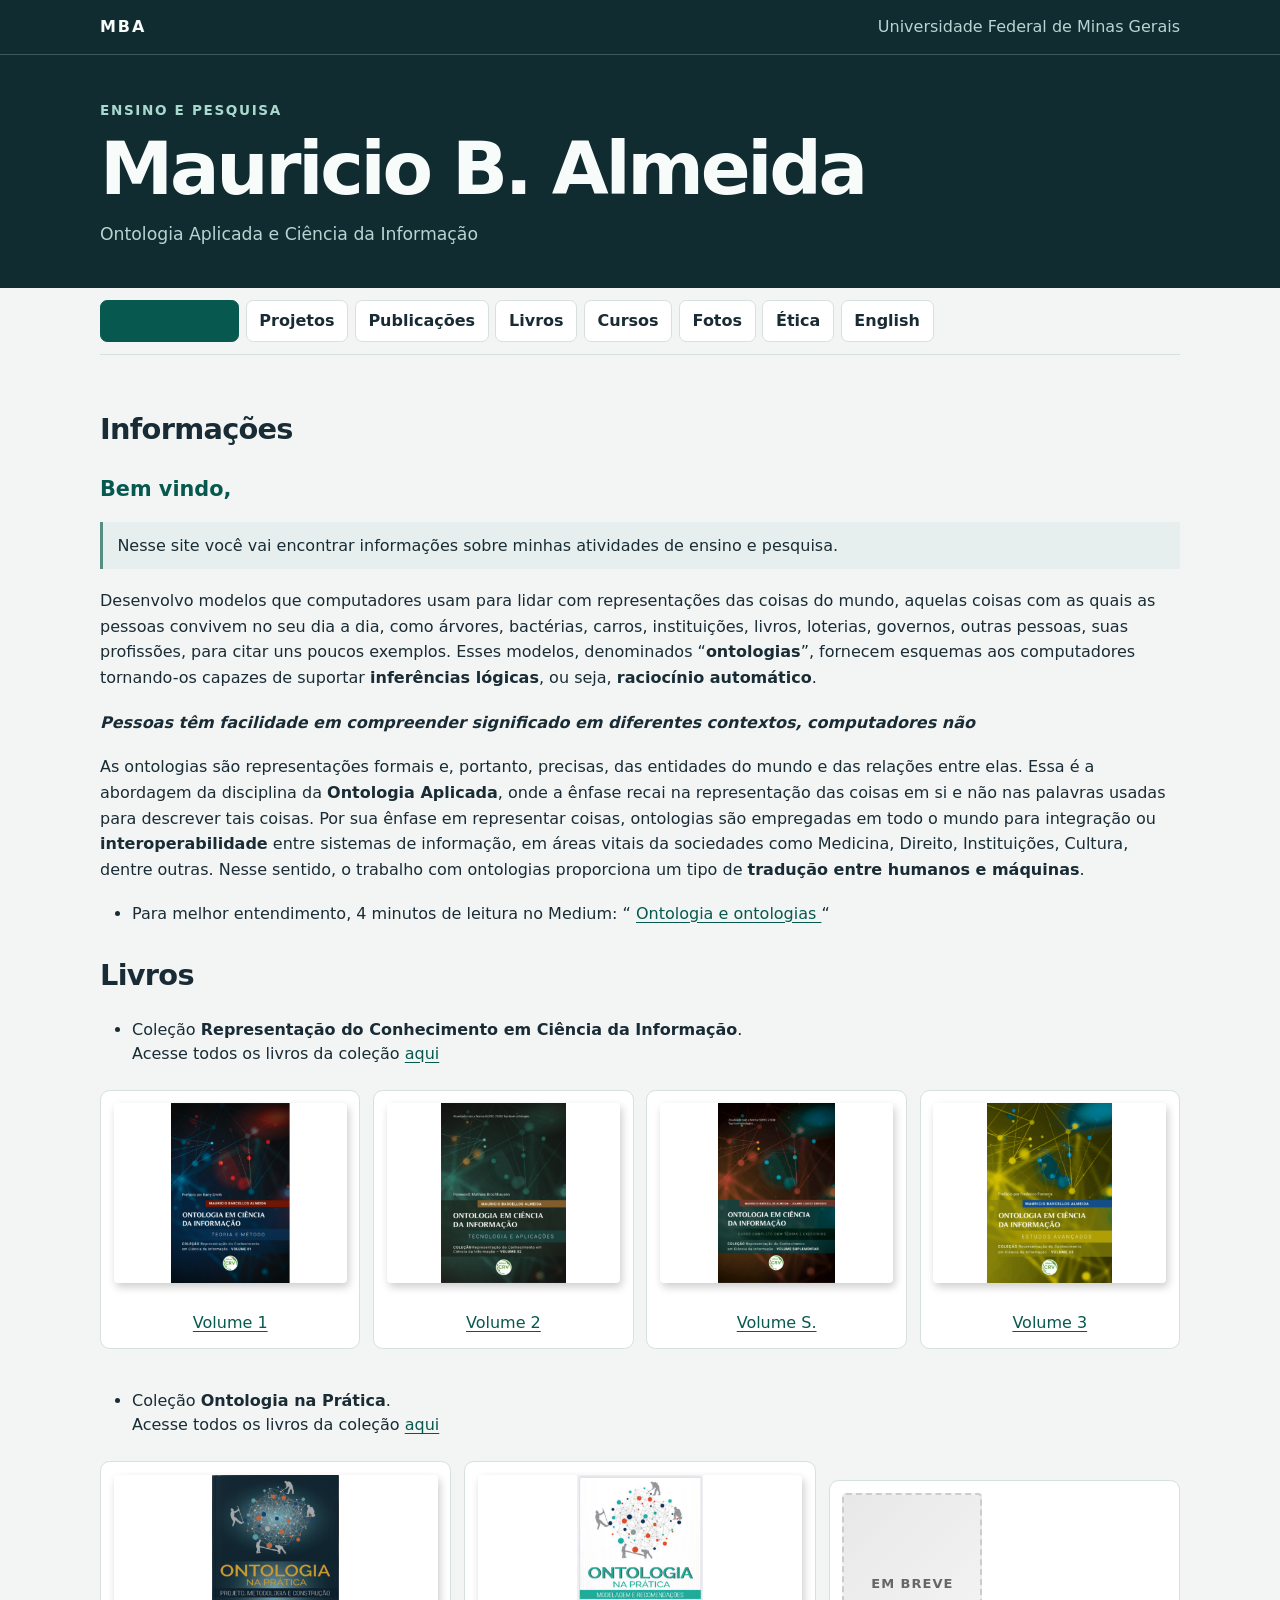
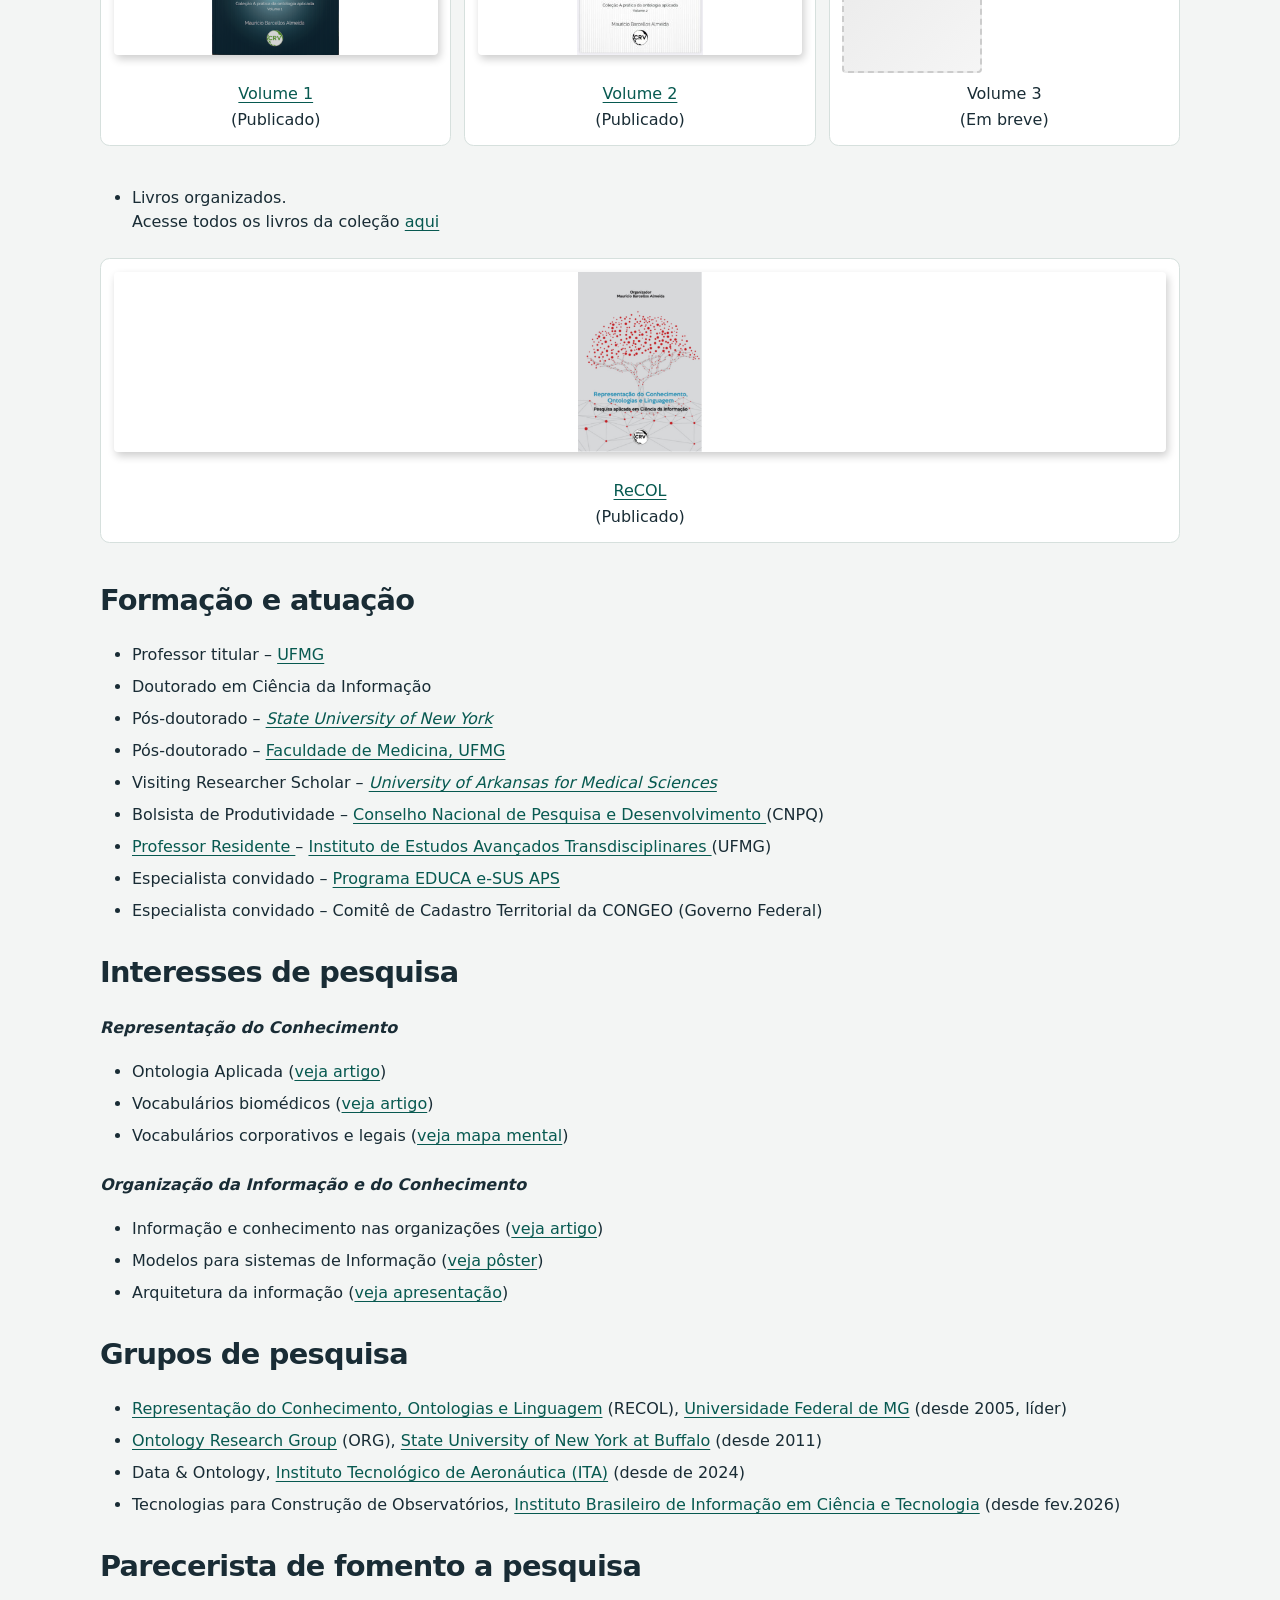
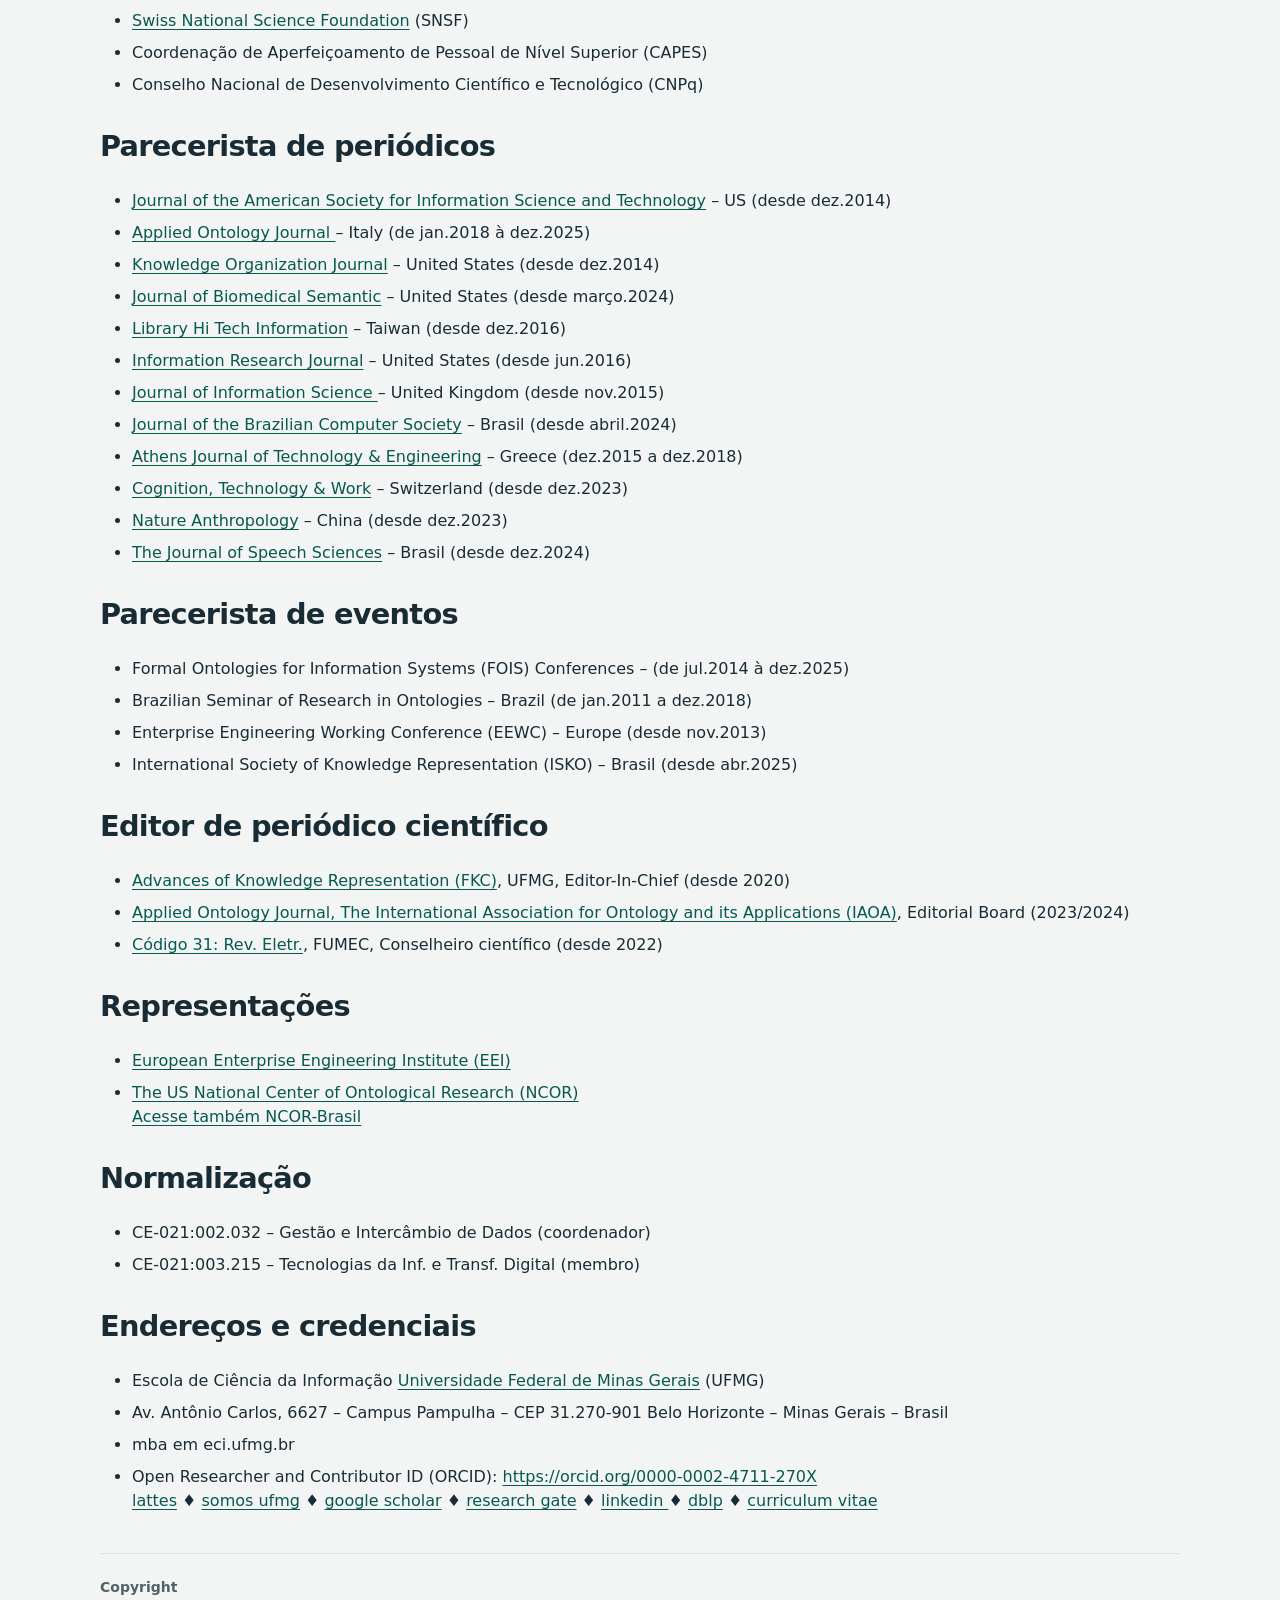
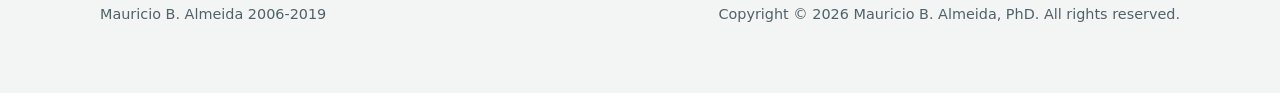
<file: index.html>
<!doctype html>
<html lang="pt-BR">
  <head>
    <meta charset="UTF-8" />
    <meta name="viewport" content="width=device-width, initial-scale=1.0" />
    <title>
      Mauricio B. Almeida, PhD – Universidade Federal de Minas Gerais
    </title>
    <meta
      name="description"
      content="Site oficial do Prof. Dr. Mauricio B. Almeida. Informações sobre ensino, projetos de pesquisa, publicações e cursos na área de Ciência da Informação e Ontologias."
    />
    <meta name="author" content="Mauricio B. Almeida" />
    <meta
      name="keywords"
      content="Mauricio Almeida, UFMG, Ciência da Informação, Ontologia, BFO, Pesquisa"
    />
    <meta
      property="og:title"
      content="Mauricio B. Almeida, PhD – Ensino & Pesquisa"
    />
    <meta
      property="og:description"
      content="Conheça as atividades de ensino, pesquisa e publicações do Prof. Dr. Mauricio B. Almeida da UFMG."
    />
    <meta
      property="og:image"
      content="https://ncor-br.github.io/mba/assets/faviconUFMG-8-300x300.png"
    />
    <meta property="og:url" content="https://ncor-brasil.github.io/mba/" />
    <meta property="og:type" content="website" />
    <link
      rel="icon"
      href="https://ncor-br.github.io/mba/assets/faviconUFMG-8-300x300.png"
      sizes="192x192"
    />
    <link rel="stylesheet" href="./index.css" />
    <link rel="stylesheet" href="./styles.css" />
    <link
      rel="stylesheet"
      href="https://fonts.googleapis.com/css2?family=Material+Symbols+Outlined"
    />
    <link rel="stylesheet" href="./site-theme.css" />
  </head>
  <body class="site-layout">
    <header class="site-header"><div class="top"><div class="wrap"><strong>MBA</strong><span>Universidade Federal de Minas Gerais</span></div></div>
<div class="hero wrap"><div class="eyebrow">Ensino e pesquisa</div><h1>Mauricio B. Almeida</h1><p>Ontologia Aplicada e Ciência da Informação</p></div></header>
    <nav class="site-nav wrap" aria-label="Navegação principal">
        <ul class="nav__list">
          <li><a href="./index.html" aria-current="page">Informações</a></li>
          <li><a href="./ProjectsPage/projects.html">Projetos</a></li>
          <li>
            <a href="./PublicationsPage/publications.html">Publicações</a>
          </li>
          <li><a href="./BooksPage/books.html">Livros</a></li>
          <li><a href="./CoursesPage/courses.html">Cursos</a></li>
          <li><a href="./PhotosPage/photos.html">Fotos</a></li>
          <li><a href="./EthicsPage/ethics.html">Ética</a></li>
          <li><a href="./EnglishPage/english.html">English</a></li>
        </ul>
      </nav>

    <main class="main-content">
      <div class="main-content__text">
        <div class="projetos-container">
          <h2 class="home-intro">Informações</h2>

          <h3>Bem vindo,</h3>
          <p>
            Nesse site você vai encontrar informações sobre minhas atividades de
            ensino e pesquisa.
          </p>

          <p>
            Desenvolvo modelos que computadores usam para lidar com
            representações das coisas do mundo, aquelas coisas com as quais as
            pessoas convivem no seu dia a dia, como árvores, bactérias, carros,
            instituições, livros, loterias, governos, outras pessoas, suas
            profissões, para citar uns poucos exemplos. Esses modelos,
            denominados “<b>ontologias</b>”, fornecem esquemas aos computadores
            tornando-os capazes de suportar <b>inferências lógicas</b>, ou seja,
            <b>raciocínio automático</b>.
          </p>

          <p style="font-weight: 600">
            <i>
              Pessoas têm facilidade em compreender significado em diferentes
              contextos, computadores não
            </i>
          </p>

          <p>
            As ontologias são representações formais e, portanto, precisas, das
            entidades do mundo e das relações entre elas. Essa é a abordagem da
            disciplina da <b>Ontologia Aplicada</b>, onde a ênfase recai na
            representação das coisas em si e não nas palavras usadas para
            descrever tais coisas. Por sua ênfase em representar coisas,
            ontologias são empregadas em todo o mundo para integração ou
            <b>interoperabilidade</b> entre sistemas de informação, em áreas
            vitais da sociedades como Medicina, Direito, Instituições, Cultura,
            dentre outras. Nesse sentido, o trabalho com ontologias proporciona
            um tipo de <b>tradução entre humanos e máquinas</b>.
          </p>
          <ul>
            <li>
              Para melhor entendimento, 4 minutos de leitura no Medium: “
              <a
                href="https://medium.com/ia-biblio-br/ontologias-para-que-cd7a73e858c2"
                target="_blank"
                rel="noopener noreferrer"
              >
                Ontologia e ontologias </a
              >“
            </li>
          </ul>

          <h2>Livros</h2>
          <ul>
            <li>
              Coleção
              <b>Representação do Conhecimento em Ciência da Informação</b>.
              <br />Acesse todos os livros da coleção
              <a
                href="./BooksPage/books.html"
                target="_blank"
                rel="noopener noreferrer"
                >aqui</a
              >
            </li>
          </ul>
          <div class="booksOntologiaCienciaInformacao">
            <div class="book1">
              <img
                src="assets/livro1_plano-199x300.png"
                alt="Ontologia em Ciência da Informação - Volume 1"
              />
              <p>
                <a
                  href="./BooksPage/book-details.html?id=ontologia-informacao-1"
                  target="_blank"
                  rel="noopener noreferrer"
                  >Volume 1</a
                >
              </p>
            </div>
            <div class="book2">
              <img
                src="assets/livro2_plano-209x300.png"
                alt="Ontologia em Ciência da Informação - Volume 2"
              />
              <p>
                <a
                  href="./BooksPage/book-details.html?id=ontologia-informacao-2"
                  target="_blank"
                  rel="noopener noreferrer"
                  >Volume 2</a
                >
              </p>
            </div>
            <div class="bookS">
              <img
                src="assets/livroS_plano-196x300.png"
                alt="Ontologia em Ciência da Informação - Volume suplementar"
              />
              <p>
                <a
                  href="./BooksPage/book-details.html?id=ontologia-informacao-suplementar"
                  target="_blank"
                  rel="noopener noreferrer"
                  >Volume S.</a
                >
              </p>
            </div>
            <div class="book3">
              <img
                src="assets/livro3_plano-208x300.png"
                alt="Ontologia em Ciência da Informação - Volume 3"
              />
              <p>
                <a
                  href="./BooksPage/book-details.html?id=ontologia-informacao-3"
                  target="_blank"
                  rel="noopener noreferrer"
                  >Volume 3</a
                >
              </p>
            </div>
          </div>

          <ul>
            <li>
              Coleção <b>Ontologia na Prática</b>. <br />Acesse todos os livros
              da coleção
              <a
                href="./BooksPage/books.html"
                target="_blank"
                rel="noopener noreferrer"
                >aqui
              </a>
            </li>
          </ul>
          <div class="booksOntologiaPratica">
            <div class="book1">
              <img
                src="assets/Screenshot-2024-09-19-at-12.21.06-212x300.png"
                alt="Ontologia na Prática - Volume 1"
              />
              <p>
                <a
                  href="https://www.amazon.com.br/Ontologia-pr%C3%A1tica-projeto-metodologia-constru%C3%A7%C3%A3o-ebook/dp/B0DGXXV3TZ/ref=sr_1_5?__mk_pt_BR=%C3%85M%C3%85%C5%BD%C3%95%C3%91&crid=36M872V8HYXMQ&dib=eyJ2IjoiMSJ9.d6mxZJ5Nu7fdOs9aYoMSaiOumt1i8YY4rtlA_3G8lcjagfQ8Hly8UHkQI-5fp6JW9BlAHOQb7AWv8QHlfXzU-Hx1xxmvTBFiwbJovFJUO67rh_9TN3XHTdC9gWJWZ2Ur.JwnFqacjdwDTq9prQTlKcSyfp7B6IawtpFAFS_wjGTI&dib_tag=se&keywords=Mauricio+barcellos+almeida&qid=1763143618&sprefix=mauricio+barcellos+almeid%2Caps%2C241&sr=8-5"
                  target="_blank"
                  rel="noopener noreferrer"
                  >Volume 1</a
                >
                <br />
                (Publicado)
              </p>
            </div>
            <div class="book2">
              <img
                src="assets/IMG_0488-211x300.jpeg"
                alt="Ontologia na Prática - Volume 2"
              />
              <p>
                <a
                  href="https://www.amazon.com.br/Ontologia-na-pr%C3%A1tica-Modelagem-recomenda%C3%A7%C3%B5es-ebook/dp/B0FS7XL192/ref=sr_1_1?__mk_pt_BR=%C3%85M%C3%85%C5%BD%C3%95%C3%91&crid=36M872V8HYXMQ&dib=eyJ2IjoiMSJ9.d6mxZJ5Nu7fdOs9aYoMSaiOumt1i8YY4rtlA_3G8lcjagfQ8Hly8UHkQI-5fp6JW9BlAHOQb7AWv8QHlfXzU-Hx1xxmvTBFiwbJovFJUO67rh_9TN3XHTdC9gWJWZ2Ur.JwnFqacjdwDTq9prQTlKcSyfp7B6IawtpFAFS_wjGTI&dib_tag=se&keywords=Mauricio+barcellos+almeida&qid=1763143592&sprefix=mauricio+barcellos+almeid%2Caps%2C241&sr=8-1"
                  target="_blank"
                  rel="noopener noreferrer"
                  >Volume 2</a
                >
                <br />
                (Publicado)
              </p>
            </div>
            <div class="book3">
              <!-- <img src="" alt="Ontologia na Prática - Volume 3" /> -->
              <div class="cover-placeholder">
                <span>Em breve</span>
              </div>
              <p>
                Volume 3
                <br />
                (Em breve)
              </p>
            </div>
          </div>
          <ul>
            <li>
              Livros organizados.
              <br />Acesse todos os livros da coleção
              <a
                href="./BooksPage/books.html"
                target="_blank"
                rel="noopener noreferrer"
                >aqui</a
              >
            </li>
          </ul>
          <div class="booksOrganizados">
            <div class="book1">
              <img
                src="assets/livroR_plano-206x300.png"
                alt="RECOL e pesquisa aplicada em Ciência da Informação"
              />
              <p>
                <a
                  href="./BooksPage/book-details.html?id=ontologia-recol"
                  target="_blank"
                  rel="noopener noreferrer"
                  >ReCOL</a
                >
                <br />
                (Publicado)
              </p>
            </div>
          </div>

          <h2>Formação e atuação</h2>
          <ul>
            <li>
              Professor titular –
              <a
                href="https://www.ufmg.br/"
                target="_blank"
                rel="noopener noreferrer"
                >UFMG</a
              >
            </li>
            <li>Doutorado em Ciência da Informação</li>
            <li>
              Pós-doutorado –
              <a
                href="https://www.buffalo.edu/"
                target="_blank"
                rel="noopener noreferrer"
                ><i>State University of New York</i></a
              >
            </li>
            <li>
              Pós-doutorado –
              <a
                href="http://somos.ufmg.br/unidade/faculdade-de-medicina"
                target="_blank"
                rel="noopener noreferrer"
                >Faculdade de Medicina, UFMG</a
              >
            </li>
            <li>
              Visiting Researcher Scholar –
              <a
                href="https://medicine.uams.edu/dbmi/"
                target="_blank"
                rel="noopener noreferrer"
              >
                <i> University of Arkansas for Medical Sciences </i>
              </a>
            </li>
            <li>
              Bolsista de Produtividade –
              <a
                href="https://www.gov.br/cnpq/pt-br"
                target="_blank"
                rel="noopener noreferrer"
              >
                Conselho Nacional de Pesquisa e Desenvolvimento
              </a>
              (CNPQ)
            </li>
            <li>
              <a
                href="https://www.ufmg.br/ieat/residentes/mauricio-barcellos-almeida/"
                target="_blank"
                rel="noopener noreferrer"
              >
                Professor Residente
              </a>
              –
              <a
                href="https://www.ufmg.br/ieat/en/"
                target="_blank"
                rel="noopener noreferrer"
              >
                Instituto de Estudos Avançados Transdisciplinares
              </a>
              (UFMG)
            </li>
            <li>
              Especialista convidado –
              <a
                href="https://pesquisa.bvsalud.org/portal/resource/pt/biblio-1526821"
                target="_blank"
                rel="noopener noreferrer"
              >
                Programa EDUCA e-SUS APS
              </a>
            </li>
            <li>
              Especialista convidado – Comitê de Cadastro Territorial da CONGEO
              (Governo Federal)
            </li>
          </ul>

          <h2>Interesses de pesquisa</h2>
          <p style="font-weight: 600">
            <i>Representação do Conhecimento</i>
          </p>
          <ul>
            <li>
              Ontologia Aplicada (<a
                href="https://mba.eci.ufmg.br/wp-content/uploads/AS998735546982471400823119792_content_1.pdf"
                target="_blank"
                rel="noopener noreferrer"
                >veja artigo</a
              >)
            </li>
            <li>
              Vocabulários biomédicos (<a
                href="https://asistdl.onlinelibrary.wiley.com/doi/abs/10.1002/asi.23900"
                target="_blank"
                rel="noopener noreferrer"
                >veja artigo</a
              >)
            </li>
            <li>
              Vocabulários corporativos e legais (<a
                href="https://mba.eci.ufmg.br/wp-content/uploads/OntApproach_DocActs-v5.pdf"
                target="_blank"
                rel="noopener noreferrer"
                >veja mapa mental</a
              >)
            </li>
          </ul>
          <p style="font-weight: 600">
            <i>Organização da Informação e do Conhecimento</i>
          </p>
          <ul>
            <li>
              Informação e conhecimento nas organizações (<a
                href="https://mba.eci.ufmg.br/downloads/jasit_mba_final.pdf"
                target="_blank"
                rel="noopener noreferrer"
                >veja artigo</a
              >)
            </li>
            <li>
              Modelos para sistemas de Informação (<a
                href="https://mba.eci.ufmg.br/wp-content/uploads/2015/12/PosterAMIA_48wX60H.pdf"
                target="_blank"
                rel="noopener noreferrer"
                >veja pôster</a
              >)
            </li>
            <li>
              Arquitetura da informação (<a
                href="https://mba.eci.ufmg.br/wp-content/uploads/Presentation_v3e_short.pdf"
                target="_blank"
                rel="noopener noreferrer"
                >veja apresentação</a
              >)
            </li>
          </ul>

          <h2>Grupos de pesquisa</h2>
          <ul>
            <li>
              <a
                href="https://recol.eci.ufmg.br/"
                target="_blank"
                rel="noopener noreferrer"
                >Representação do Conhecimento, Ontologias e Linguagem</a
              >
              (RECOL),
              <a
                href="https://www.ufmg.br/"
                target="_blank"
                rel="noopener noreferrer"
                >Universidade Federal de MG</a
              >
              (desde 2005, líder)
            </li>
            <li>
              <a
                href="https://org.buffalo.edu/mba/mba_cv.html"
                target="_blank"
                rel="noopener noreferrer"
                >Ontology Research Group</a
              >
              (ORG),
              <a
                href="https://www.buffalo.edu/cas/philosophy.html"
                target="_blank"
                rel="noopener noreferrer"
                >State University of New York at Buffalo</a
              >
              (desde 2011)
            </li>
            <li>
              Data & Ontology,
              <a
                href="http://www.ita.br/"
                target="_blank"
                rel="noopener noreferrer"
                >Instituto Tecnológico de Aeronáutica (ITA)</a
              >
              (desde de 2024)
            </li>
            <li>
              Tecnologias para Construção de Observatórios,
              <a
                href="https://www.gov.br/ibict/pt-br"
                target="_blank"
                rel="noopener noreferrer"
                >Instituto Brasileiro de Informação em Ciência e Tecnologia</a
              >
              (desde fev.2026)
            </li>
          </ul>

          <h2>Parecerista de fomento a pesquisa</h2>
          <ul>
            <li>
              <a
                href="https://www.snf.ch/en/FKhU9kAtfXx7w9AI/page/home"
                target="_blank"
                rel="noopener noreferrer"
                >Swiss National Science Foundation</a
              >
              (SNSF)
            </li>
            <li>
              Coordenação de Aperfeiçoamento de Pessoal de Nível Superior
              (CAPES)
            </li>
            <li>
              Conselho Nacional de Desenvolvimento Científico e Tecnológico
              (CNPq)
            </li>
          </ul>

          <h2>Parecerista de periódicos</h2>
          <ul>
            <li>
              <a
                href="https://www.asisonline.org/jasist.html"
                target="_blank"
                rel="noopener noreferrer"
                >Journal of the American Society for Information Science and
                Technology</a
              >
              – US (desde dez.2014)
            </li>
            <li>
              <a
                href="https://www.iospress.com/catalog/journals/applied-ontology"
                target="_blank"
                rel="noopener noreferrer"
                >Applied Ontology Journal
              </a>
              – Italy (de jan.2018 à dez.2025)
            </li>
            <li>
              <a
                href="https://www.isko.org/ko.html"
                target="_blank"
                rel="noopener noreferrer"
                >Knowledge Organization Journal</a
              >
              – United States (desde dez.2014)
            </li>
            <li>
              <a
                href="https://link.springer.com/journal/13326"
                target="_blank"
                rel="noopener noreferrer"
                >Journal of Biomedical Semantic</a
              >
              – United States (desde março.2024)
            </li>
            <li>
              <a
                href="https://www.emeraldgrouppublishing.com/journal/lht"
                target="_blank"
                rel="noopener noreferrer"
                >Library Hi Tech Information</a
              >
              – Taiwan (desde dez.2016)
            </li>
            <li>
              <a
                href="https://informationr.net/ir/"
                target="_blank"
                rel="noopener noreferrer"
                >Information Research Journal</a
              >
              – United States (desde jun.2016)
            </li>
            <li>
              <a
                href="https://jis.sagepub.com/"
                target="_blank"
                rel="noopener noreferrer"
                >Journal of Information Science
              </a>
              – United Kingdom (desde nov.2015)
            </li>
            <li>
              <a
                href="https://journals-sol.sbc.org.br/index.php/jbcs/index"
                target="_blank"
                rel="noopener noreferrer"
                >Journal of the Brazilian Computer Society</a
              >
              – Brasil (desde abril.2024)
            </li>
            <li>
              <a
                href="https://www.athensjournals.gr/ajte"
                target="_blank"
                rel="noopener noreferrer"
                >Athens Journal of Technology & Engineering</a
              >
              – Greece (dez.2015 a dez.2018)
            </li>
            <li>
              <a
                href="https://link.springer.com/journal/10111"
                target="_blank"
                rel="noopener noreferrer"
                >Cognition, Technology & Work</a
              >
              – Switzerland (desde dez.2023)
            </li>
            <li>
              <a
                href="https://www.sciepublish.com/journals/natanthropol"
                target="_blank"
                rel="noopener noreferrer"
                >Nature Anthropology</a
              >
              – China (desde dez.2023)
            </li>
            <li>
              <a
                href="https://econtents.bc.unicamp.br/inpec/index.php/joss/index"
                target="_blank"
                rel="noopener noreferrer"
                >The Journal of Speech Sciences</a
              >
              – Brasil (desde dez.2024)
            </li>
          </ul>

          <h2>Parecerista de eventos</h2>
          <ul>
            <li>
              Formal Ontologies for Information Systems (FOIS) Conferences – (de
              jul.2014 à dez.2025)
            </li>
            <li>
              Brazilian Seminar of Research in Ontologies – Brazil (de jan.2011
              a dez.2018)
            </li>
            <li>
              Enterprise Engineering Working Conference (EEWC) – Europe (desde
              nov.2013)
            </li>
            <li>
              International Society of Knowledge Representation (ISKO) – Brasil
              (desde abr.2025)
            </li>
          </ul>

          <h2>Editor de periódico científico</h2>
          <ul>
            <li>
              <a
                href="https://periodicos.ufmg.br/index.php/fronteiras-rc"
                target="_blank"
                rel="noopener noreferrer"
                >Advances of Knowledge Representation (FKC)</a
              >, UFMG, Editor-In-Chief (desde 2020)
            </li>
            <li>
              <a
                href="https://journals.sagepub.com/home/apo"
                target="_blank"
                rel="noopener noreferrer"
                >Applied Ontology Journal, The International Association for
                Ontology and its Applications (IAOA)</a
              >, Editorial Board (2023/2024)
            </li>
            <li>
              <a
                href="https://revista.fumec.br/index.php/codigo31#:~:text=A%20%E2%80%9CC%C3%B3digo%2031%3A%20revista%20de,do%20Conhecimento%20da%20Universidade%20FUMEC."
                target="_blank"
                rel="noopener noreferrer"
                >Código 31: Rev. Eletr.</a
              >, FUMEC, Conselheiro científico (desde 2022)
            </li>
          </ul>

          <h2>Representações</h2>
          <ul>
            <li>
              <a
                href="https://ee-institute.org/"
                target="_blank"
                rel="noopener noreferrer"
                >European Enterprise Engineering Institute (EEI)</a
              >
            </li>
            <li>
              <a
                href="https://ncor.us/"
                target="_blank"
                rel="noopener noreferrer"
                >The US National Center of Ontological Research (NCOR)</a
              >
              <br />
              <a
                href="https://ncor-brasil.org/"
                target="_blank"
                rel="noopener noreferrer"
                >Acesse também NCOR-Brasil
              </a>
            </li>
          </ul>

          <h2>Normalização</h2>
          <ul>
            <li>
              CE-021:002.032 – Gestão e Intercâmbio de Dados (coordenador)
            </li>
            <li>
              CE-021:003.215 – Tecnologias da Inf. e Transf. Digital (membro)
            </li>
          </ul>

          <h2>Endereços e credenciais</h2>
          <ul>
            <li>
              Escola de Ciência da Informação
              <a
                href="https://www.ufmg.br/"
                target="_blank"
                rel="noopener noreferrer"
                >Universidade Federal de Minas Gerais</a
              >
              (UFMG)
            </li>
            <li>
              Av. Antônio Carlos, 6627 – Campus Pampulha – CEP 31.270-901 Belo
              Horizonte – Minas Gerais – Brasil
            </li>
            <li>mba em eci.ufmg.br</li>
            <li>
              Open Researcher and Contributor ID (ORCID):
              <a
                href="https://orcid.org/0000-0002-4711-270X"
                target="_blank"
                rel="noopener noreferrer"
                >https://orcid.org/0000-0002-4711-270X</a
              >
              <br />
              <a
                href="https://buscatextual.cnpq.br/buscatextual/visualizacv.do;jsessionid=1FB4E799E5BE388E4EA44C54D4ED0E37.buscatextual_0"
                target="_blank"
                rel="noopener noreferrer"
                >lattes</a
              >
              ♦
              <a
                href="https://somos.ufmg.br/professor/mauricio-barcellos-almeida"
                target="_blank"
                rel="noopener noreferrer"
                >somos ufmg</a
              >
              ♦
              <a
                href="https://scholar.google.com/citations?hl=en&user=kxOnyQwAAAAJ&view_op=list_works&sortby=pubdate&gmla=AJsN-F4Fh6JjX3MPxbh2HR3_ReFGfwd3kZ_qtlfzmspX7033Ec9FFQIgTjF3dqlk8bwD_WutVsWG8SGuATcYS2OWlEHABp4pmcVQ68P3pDAQPOudX2N_FhY&sciund=9173931142295304728&gmla=AJsN-F7l5EfXWkMflBB6Dx6jHzNMX0h4HL8CPRpD1w6VLpOm6w5A4cnab_zjyUknNJEzre4oIShzais5-1leLCTfHDGLojAY3ahAPVqWfjf5pR0bXIN65yE&sciund=313533263921183596&gmla=AJsN-F7Yvk88htANmMM7fmC2RRIqptg1rLP_AC91kcHnRmZFkzMywL2oLk0b7Z_kQgAuIhcr6mYX7s_TwkYGJ-dHzxNS4-CJFySpg8rSz5nm4akklGZtg4Q&sciund=2472489304155618729"
                target="_blank"
                rel="noopener noreferrer"
                >google scholar</a
              >
              ♦
              <a
                href="https://www.researchgate.net/profile/Mauricio-Almeida"
                target="_blank"
                rel="noopener noreferrer"
                >research gate</a
              >
              ♦
              <a
                href="https://www.linkedin.com/404/"
                target="_blank"
                rel="noopener noreferrer"
                >linkedin
              </a>
              ♦
              <a
                href="https://dblp.org/pid/77/7381.html"
                target="_blank"
                rel="noopener noreferrer"
                >dblp</a
              >
              ♦
              <a
                href="https://mba.eci.ufmg.br/wp-content/uploads/curr_2022web.pdf"
                target="_blank"
                rel="noopener noreferrer"
                >curriculum vitae</a
              >
            </li>
          </ul>
        </div>
      </div>

      <footer class="site-footer">
        <div class="footer-left">
          <h4>Copyright</h4>
          <p>Mauricio B. Almeida 2006-2019</p>
        </div>
        <div class="footer-right">
          <p>
            Copyright &copy; 2026 Mauricio B. Almeida, PhD. All rights reserved.
          </p>
        </div>
      </footer>
    </main>

    <script src="index.js"></script>
  </body>
</html>
</file>
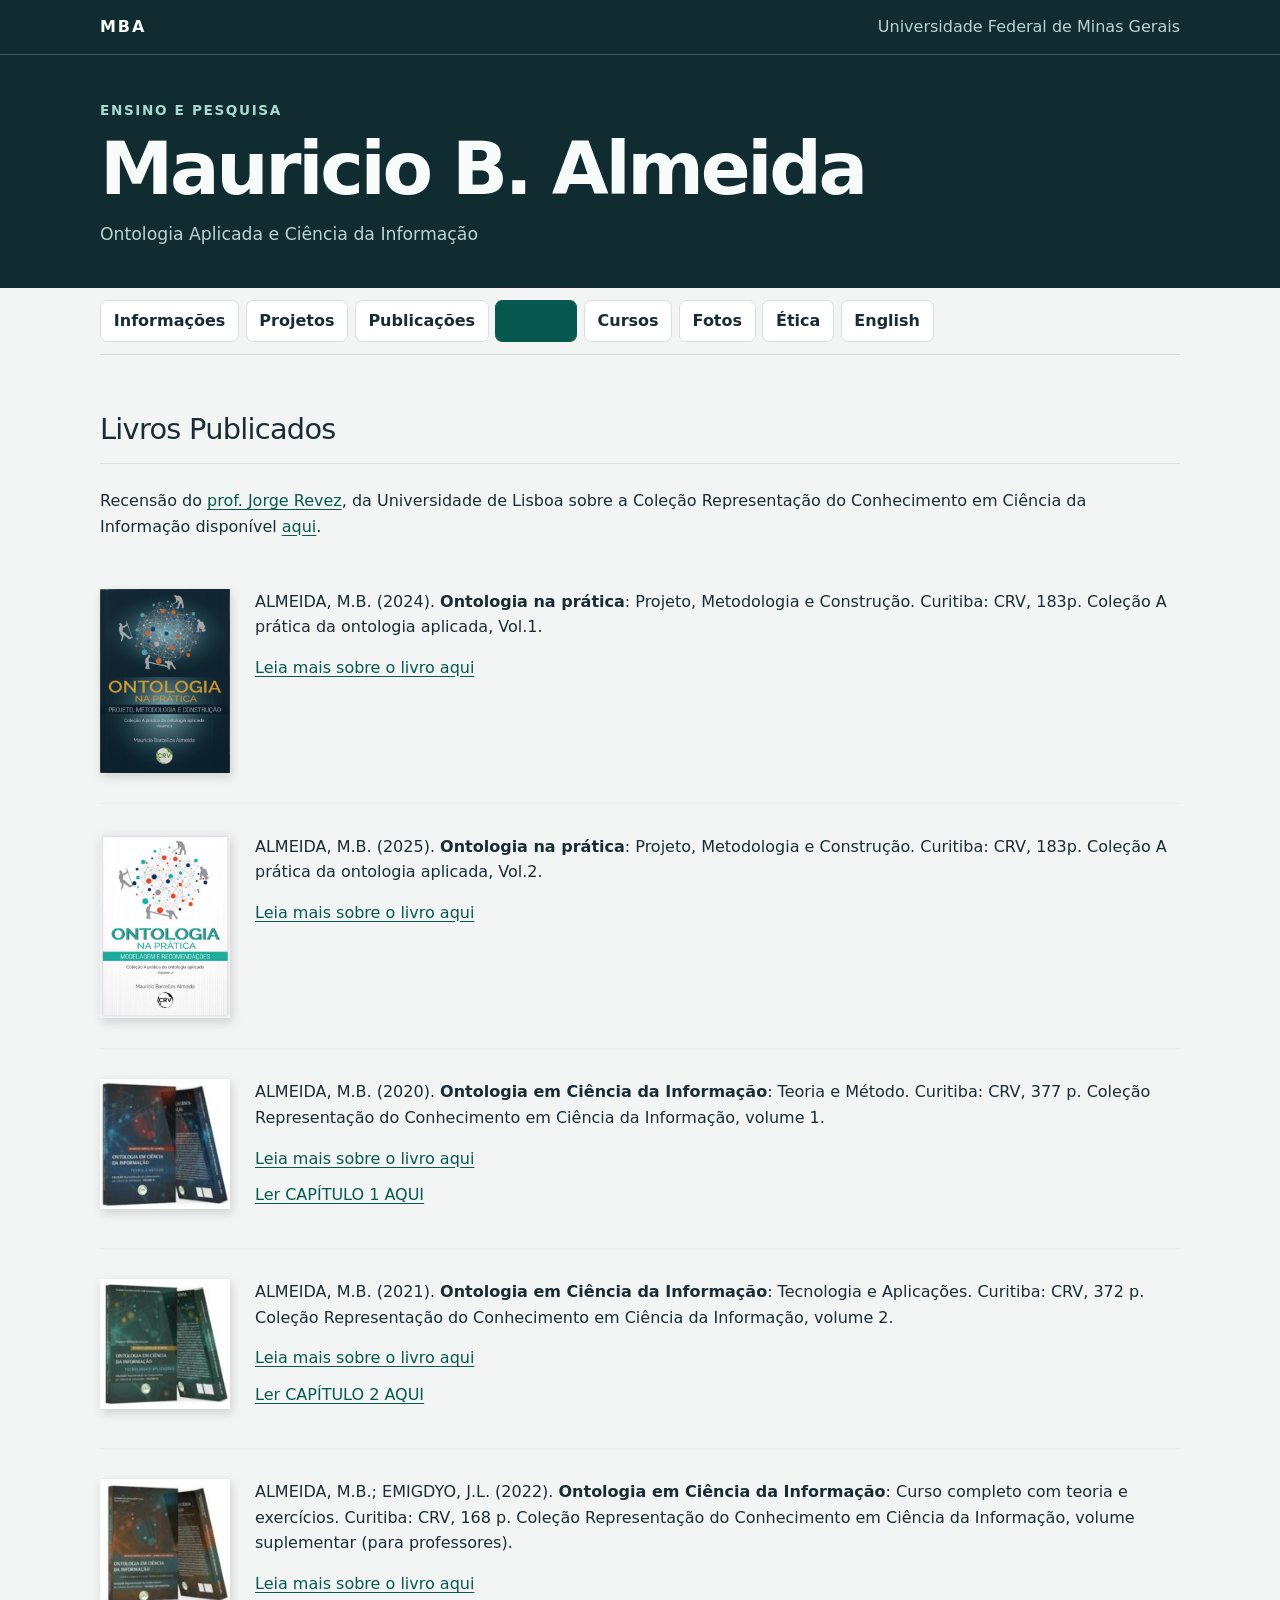
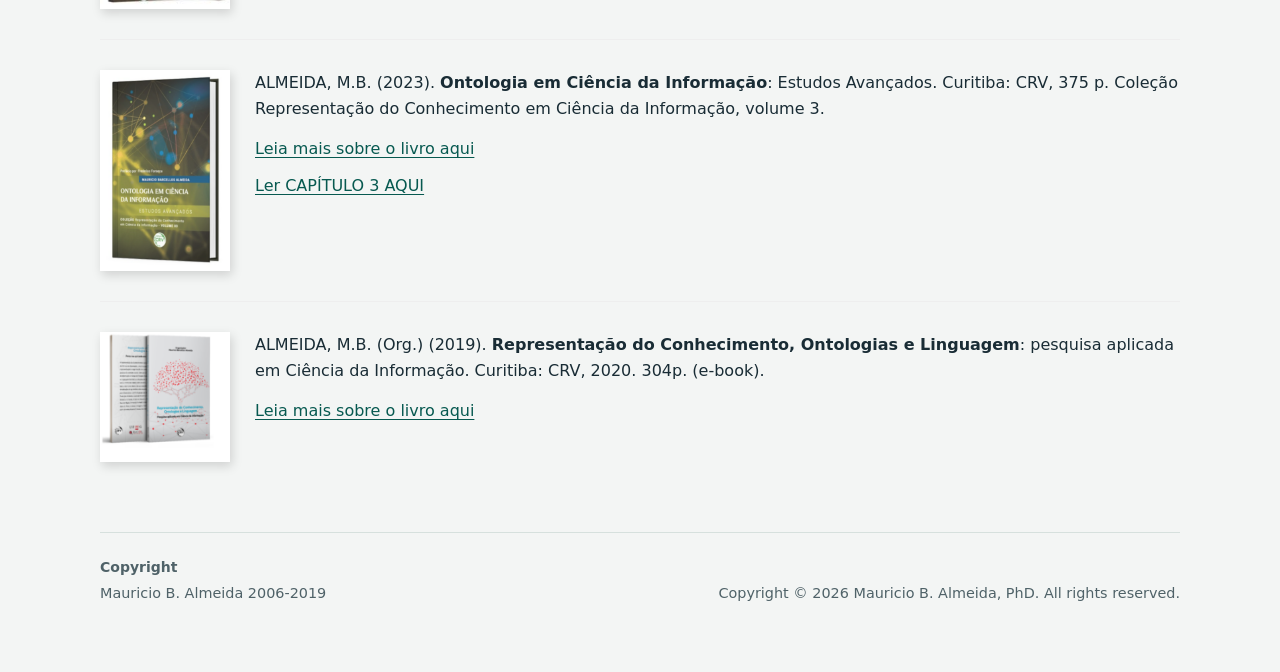
<file: BooksPage/book-details.html>
<!doctype html>
<html lang="pt-BR">
  <head>
    <meta charset="UTF-8" />
    <meta name="viewport" content="width=device-width, initial-scale=1.0" />
    <title>
      Mauricio B. Almeida, PhD – Universidade Federal de Minas Gerais
    </title>
    <meta
      name="description"
      content="Site oficial do Prof. Dr. Mauricio B. Almeida. Informações sobre ensino, projetos de pesquisa, publicações e cursos na área de Ciência da Informação e Ontologias."
    />
    <meta name="author" content="Mauricio B. Almeida" />
    <meta
      name="keywords"
      content="Mauricio Almeida, UFMG, Ciência da Informação, Ontologia, BFO, Pesquisa"
    />
    <meta
      property="og:title"
      content="Mauricio B. Almeida, PhD – Ensino & Pesquisa"
    />
    <meta
      property="og:description"
      content="Conheça as atividades de ensino, pesquisa e publicações do Prof. Dr. Mauricio B. Almeida da UFMG."
    />
    <meta
      property="og:image"
      content="https://ncor-br.github.io/mba/assets/faviconUFMG-8-300x300.png"
    />
    <meta property="og:url" content="https://ncor-brasil.github.io/mba/" />
    <meta property="og:type" content="website" />
    <link
      rel="icon"
      href="https://ncor-br.github.io/mba/assets/faviconUFMG-8-300x300.png"
      sizes="192x192"
    />
    <link rel="stylesheet" href="../index.css" />
    <link rel="stylesheet" href="./styles.css" />
    <link
      rel="stylesheet"
      href="https://fonts.googleapis.com/css2?family=Material+Symbols+Outlined"
    />
  </head>
  <body>
    <main class="main-content" style="margin-left: 0; width: 100%">
      <div class="faixa-topo">
        <h1>Mauricio B. Almeida</h1>
      </div>

      <div class="main-content__text">
        <div class="detalhes-livro">
          <div class="livro-header">
            <img id="livro-capa" src="" alt="Capa do livro" />
            <div class="livro-info-container">
              <h3 id="livro-titulo"></h3>
              <div class="livro-botoes-compra">
                <a id="link-amazon" href="#" target="_blank">Amazon</a> |
                <a id="link-editora" href="#" target="_blank">Editora CRV</a>
              </div>
            </div>
          </div>

          <p id="livro-descricao"></p>

          <div id="livro-prefacio-container" style="display: none">
            <h4 id="livro-prefacio-autor"></h4>
            <div id="livro-prefacio-imagens" class="prefacio-galeria"></div>
          </div>

          <a href="books.html" class="btn-voltar">Voltar para Livros</a>
        </div>
      </div>

      <footer class="site-footer">
        <div class="footer-left">
          <h4>Copyright</h4>
          <p>Mauricio B. Almeida 2006-2019</p>
        </div>
        <div class="footer-right">
          <p>
            Copyright &copy; 2026 Mauricio B. Almeida, PhD. All rights reserved.
          </p>
        </div>
      </footer>
    </main>

    <script src="../index.js"></script>
  </body>
</html>
</file>
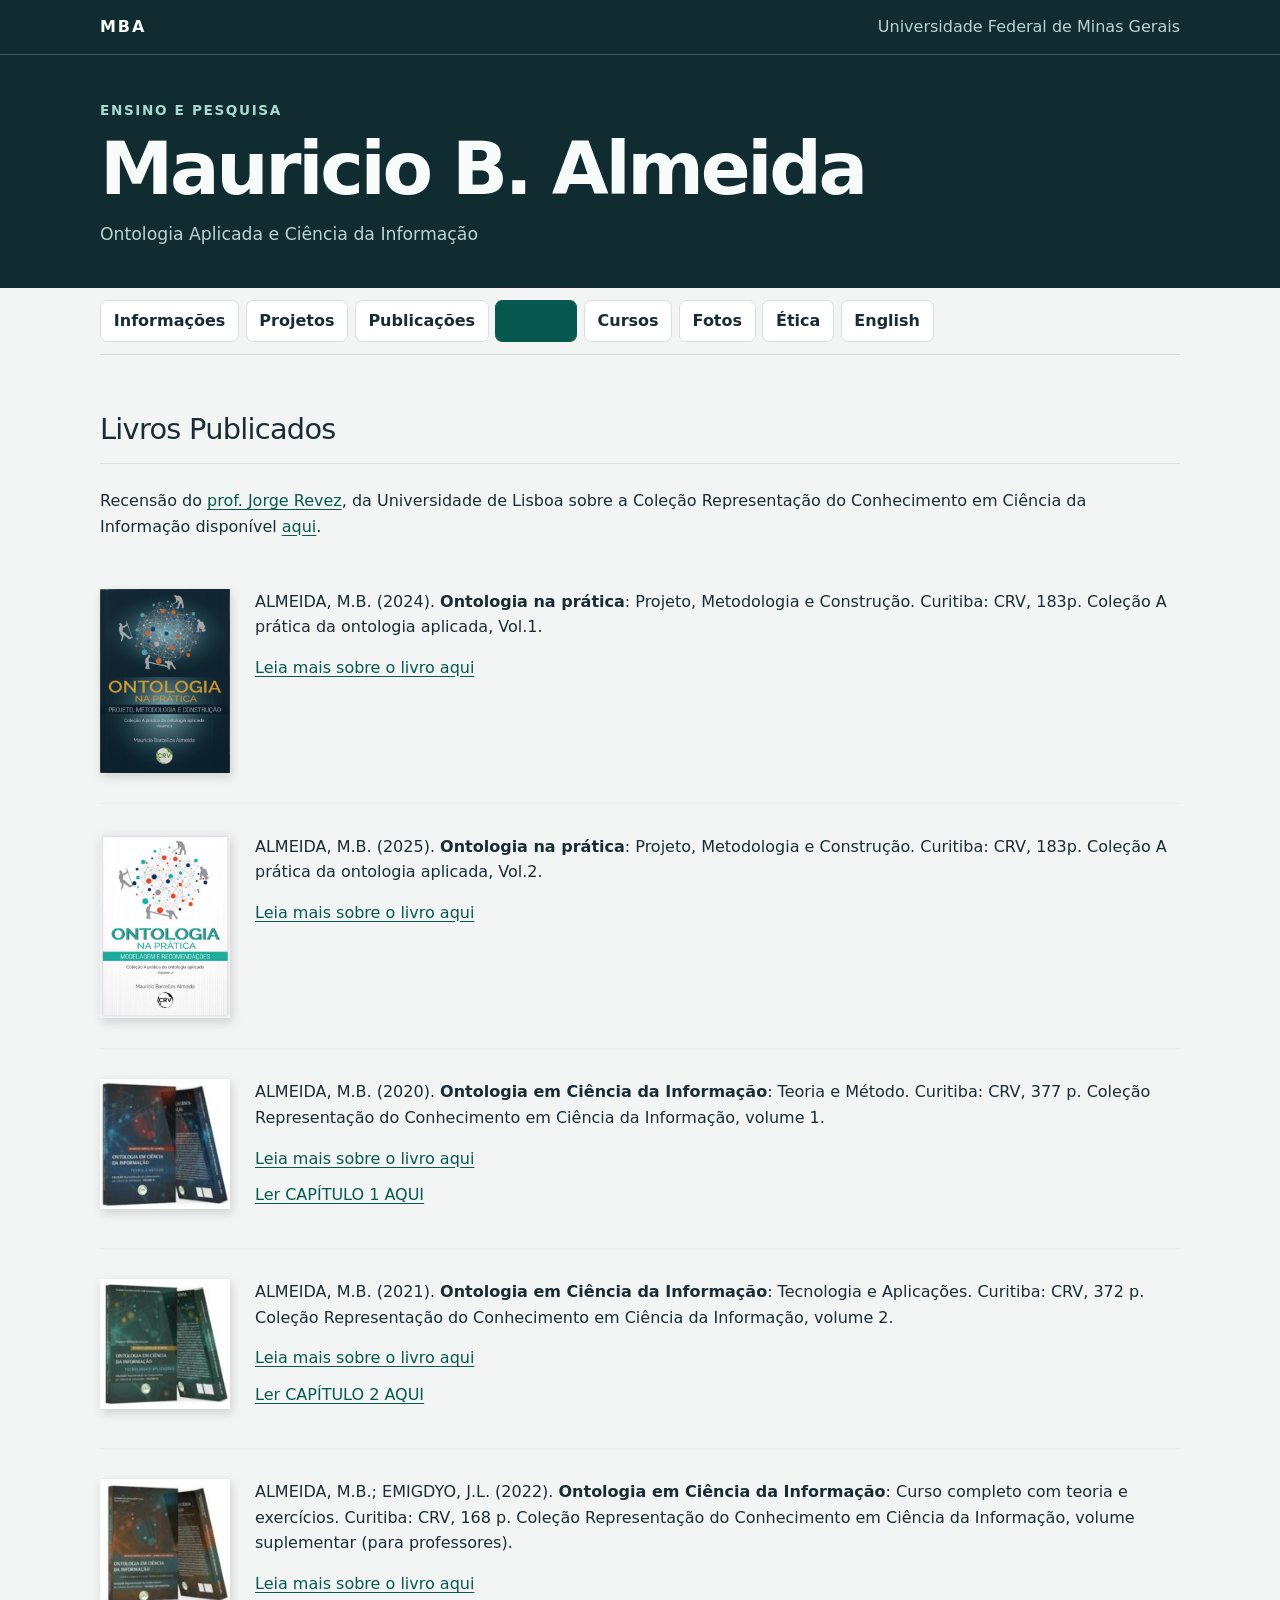
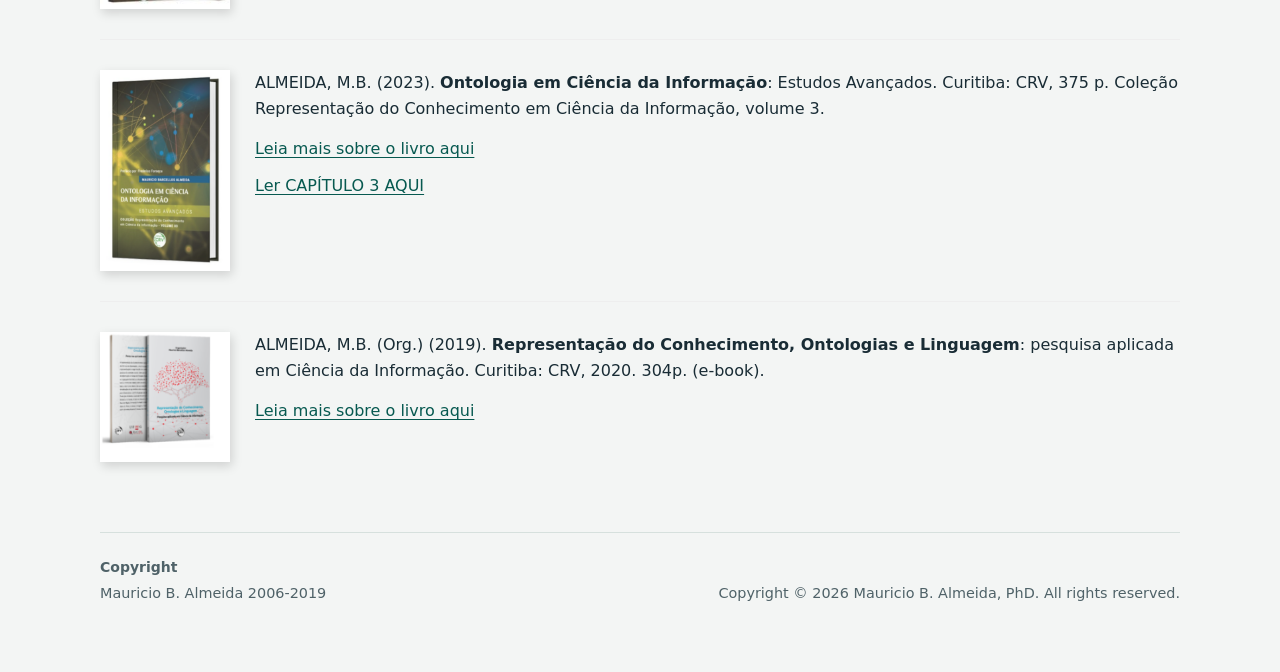
<file: BooksPage/books.html>
<!doctype html>
<html lang="pt-BR">
  <head>
    <meta charset="UTF-8" />
    <meta name="viewport" content="width=device-width, initial-scale=1.0" />
    <title>
      Mauricio B. Almeida, PhD – Universidade Federal de Minas Gerais
    </title>
    <meta
      name="description"
      content="Site oficial do Prof. Dr. Mauricio B. Almeida. Informações sobre ensino, projetos de pesquisa, publicações e cursos na área de Ciência da Informação e Ontologias."
    />
    <meta name="author" content="Mauricio B. Almeida" />
    <meta
      name="keywords"
      content="Mauricio Almeida, UFMG, Ciência da Informação, Ontologia, BFO, Pesquisa"
    />
    <meta
      property="og:title"
      content="Mauricio B. Almeida, PhD – Ensino & Pesquisa"
    />
    <meta
      property="og:description"
      content="Conheça as atividades de ensino, pesquisa e publicações do Prof. Dr. Mauricio B. Almeida da UFMG."
    />
    <meta
      property="og:image"
      content="https://ncor-br.github.io/mba/assets/faviconUFMG-8-300x300.png"
    />
    <meta property="og:url" content="https://ncor-brasil.github.io/mba/" />
    <meta property="og:type" content="website" />
    <link
      rel="icon"
      href="https://ncor-br.github.io/mba/assets/faviconUFMG-8-300x300.png"
      sizes="192x192"
    />
    <link rel="stylesheet" href="../index.css" />
    <link rel="stylesheet" href="./styles.css" />
    <link
      rel="stylesheet"
      href="https://fonts.googleapis.com/css2?family=Material+Symbols+Outlined"
    />
    <link rel="stylesheet" href="../site-theme.css" />
  </head>
  <body class="site-layout">
    <header class="site-header"><div class="top"><div class="wrap"><strong>MBA</strong><span>Universidade Federal de Minas Gerais</span></div></div>
<div class="hero wrap"><div class="eyebrow">Ensino e pesquisa</div><h1>Mauricio B. Almeida</h1><p>Ontologia Aplicada e Ciência da Informação</p></div></header>
    <nav class="site-nav wrap" aria-label="Navegação principal">
        <ul class="nav__list">
          <li><a href="../index.html">Informações</a></li>
          <li><a href="../ProjectsPage/projects.html">Projetos</a></li>
          <li>
            <a href="../PublicationsPage/publications.html">Publicações</a>
          </li>
          <li><a href="../BooksPage/books.html" aria-current="page">Livros</a></li>
          <li><a href="../CoursesPage/courses.html">Cursos</a></li>
          <li><a href="../PhotosPage/photos.html">Fotos</a></li>
          <li><a href="../EthicsPage/ethics.html">Ética</a></li>
          <li><a href="../EnglishPage/english.html">English</a></li>
        </ul>
      </nav>

    <main class="main-content">

      <div class="main-content__text">
        <div class="livros-container">
          <h2 class="livros-titulo">Livros Publicados</h2>

          <p>
            Recensão do
            <a
              href="https://www.linkedin.com/in/jorgerevez/"
              target="_blank"
              rel="noopener noreferrer"
              >prof. Jorge Revez</a
            >, da Universidade de Lisboa sobre a Coleção Representação do
            Conhecimento em Ciência da Informação disponível
            <a
              href="https://impactum-journals.uc.pt/boletimauc/article/view/11723/8696"
              target="_blank"
              rel="noopener noreferrer"
              >aqui</a
            >.
          </p>

          <div class="livro-item">
            <img
              src="../assets/Screenshot-2024-09-19-at-12.21.06-212x300.png"
              alt="Capa Ontologia na Prática - Volume 1"
            />
            <div class="livro-info">
              <p>
                ALMEIDA, M.B. (2024). <b>Ontologia na prática</b>: Projeto,
                Metodologia e Construção. Curitiba: CRV, 183p. Coleção A prática
                da ontologia aplicada, Vol.1.
              </p>
              <a
                href="https://www.amazon.com.br/Ontologia-pr%C3%A1tica-projeto-metodologia-constru%C3%A7%C3%A3o-ebook/dp/B0DGXXV3TZ/ref=sr_1_5?__mk_pt_BR=%C3%85M%C3%85%C5%BD%C3%95%C3%91&crid=36M872V8HYXMQ&dib=eyJ2IjoiMSJ9.d6mxZJ5Nu7fdOs9aYoMSaiOumt1i8YY4rtlA_3G8lcjagfQ8Hly8UHkQI-5fp6JW9BlAHOQb7AWv8QHlfXzU-Hx1xxmvTBFiwbJovFJUO67rh_9TN3XHTdC9gWJWZ2Ur.JwnFqacjdwDTq9prQTlKcSyfp7B6IawtpFAFS_wjGTI&dib_tag=se&keywords=Mauricio+barcellos+almeida&qid=1763143618&sprefix=mauricio+barcellos+almeid%2Caps%2C241&sr=8-5"
                target="_blank"
                rel="noopener noreferrer"
                >Leia mais sobre o livro aqui</a
              >
            </div>
          </div>

          <div class="livro-item">
            <img
              src="../assets/IMG_0488-211x300.jpeg"
              alt="Capa Ontologia na Prática - Volume 2"
            />
            <div class="livro-info">
              <p>
                ALMEIDA, M.B. (2025). <b>Ontologia na prática</b>: Projeto,
                Metodologia e Construção. Curitiba: CRV, 183p. Coleção A prática
                da ontologia aplicada, Vol.2.
              </p>
              <a
                href="https://www.amazon.com.br/Ontologia-na-pr%C3%A1tica-Modelagem-recomenda%C3%A7%C3%B5es-ebook/dp/B0FS7XL192/ref=sr_1_1?__mk_pt_BR=%C3%85M%C3%85%C5%BD%C3%95%C3%91&crid=36M872V8HYXMQ&dib=eyJ2IjoiMSJ9.d6mxZJ5Nu7fdOs9aYoMSaiOumt1i8YY4rtlA_3G8lcjagfQ8Hly8UHkQI-5fp6JW9BlAHOQb7AWv8QHlfXzU-Hx1xxmvTBFiwbJovFJUO67rh_9TN3XHTdC9gWJWZ2Ur.JwnFqacjdwDTq9prQTlKcSyfp7B6IawtpFAFS_wjGTI&dib_tag=se&keywords=Mauricio+barcellos+almeida&qid=1763143592&sprefix=mauricio+barcellos+almeid%2Caps%2C241&sr=8-1"
                target="_blank"
                rel="noopener noreferrer"
                >Leia mais sobre o livro aqui</a
              >
            </div>
          </div>

          <div class="livro-item">
            <img
              src="../assets/1-150x150.jpg"
              alt="Capa Ontologia em Ciência da Informação - Volume 1"
            />
            <div class="livro-info">
              <p>
                ALMEIDA, M.B. (2020). <b>Ontologia em Ciência da Informação</b>:
                Teoria e Método. Curitiba: CRV, 377 p. Coleção Representação do
                Conhecimento em Ciência da Informação, volume 1.
              </p>
              <a href="book-details.html?id=ontologia-informacao-1"
                >Leia mais sobre o livro aqui</a
              >
              <br />
              <a
                href="https://ncor-brasil.org/wp-content/uploads/2023/04/Vol-1-OCI.pdf"
                target="_blank"
                >Ler CAPÍTULO 1 AQUI</a
              >
            </div>
          </div>

          <div class="livro-item">
            <img
              src="../assets/2-150x150.jpg"
              alt="Capa Ontologia em Ciência da Informação - Volume 2"
            />
            <div class="livro-info">
              <p>
                ALMEIDA, M.B. (2021). <b>Ontologia em Ciência da Informação</b>:
                Tecnologia e Aplicações. Curitiba: CRV, 372 p. Coleção
                Representação do Conhecimento em Ciência da Informação, volume
                2.
              </p>
              <a href="book-details.html?id=ontologia-informacao-2"
                >Leia mais sobre o livro aqui</a
              >
              <br />
              <a
                href="https://ncor-brasil.org/wp-content/uploads/2023/05/Vol-2-OCI.pdf"
                target="_blank"
                rel="noopener noreferrer"
                >Ler CAPÍTULO 2 AQUI</a
              >
            </div>
          </div>

          <div class="livro-item">
            <img
              src="../assets/suplem-150x150.jpg"
              alt="Capa Ontologia em Ciência da Informação - Volume Suplementar"
            />
            <div class="livro-info">
              <p>
                ALMEIDA, M.B.; EMIGDYO, J.L. (2022).
                <b>Ontologia em Ciência da Informação</b>: Curso completo com
                teoria e exercícios. Curitiba: CRV, 168 p. Coleção Representação
                do Conhecimento em Ciência da Informação, volume suplementar
                (para professores).
              </p>
              <a href="book-details.html?id=ontologia-informacao-suplementar"
                >Leia mais sobre o livro aqui</a
              >
            </div>
          </div>

          <div class="livro-item">
            <img
              src="../assets/livro3-194x300.png"
              alt="Capa Ontologia em Ciência da Informação - Volume 3"
            />
            <div class="livro-info">
              <p>
                ALMEIDA, M.B. (2023). <b>Ontologia em Ciência da Informação</b>:
                Estudos Avançados. Curitiba: CRV, 375 p. Coleção Representação
                do Conhecimento em Ciência da Informação, volume 3.
              </p>
              <a href="book-details.html?id=ontologia-informacao-3"
                >Leia mais sobre o livro aqui</a
              >
              <br />
              <a
                href="https://mba.eci.ufmg.br/wp-content/uploads/Vol-3-OCI.pdf"
                target="_blank"
                rel="noopener noreferrer"
                >Ler CAPÍTULO 3 AQUI
              </a>
            </div>
          </div>

          <div class="livro-item">
            <img src="../assets/recol-150x150.png" alt="Capa ReCOL" />
            <div class="livro-info">
              <p>
                ALMEIDA, M.B. (Org.) (2019).
                <b>Representação do Conhecimento, Ontologias e Linguagem</b>:
                pesquisa aplicada em Ciência da Informação. Curitiba: CRV, 2020.
                304p. (e-book).
              </p>
              <a href="book-details.html?id=ontologia-recol"
                >Leia mais sobre o livro aqui</a
              >
            </div>
          </div>
        </div>
      </div>

      <footer class="site-footer">
        <div class="footer-left">
          <h4>Copyright</h4>
          <p>Mauricio B. Almeida 2006-2019</p>
        </div>
        <div class="footer-right">
          <p>
            Copyright &copy; 2026 Mauricio B. Almeida, PhD. All rights reserved.
          </p>
        </div>
      </footer>
    </main>

    <script src="../index.js"></script>
  </body>
</html>
</file>
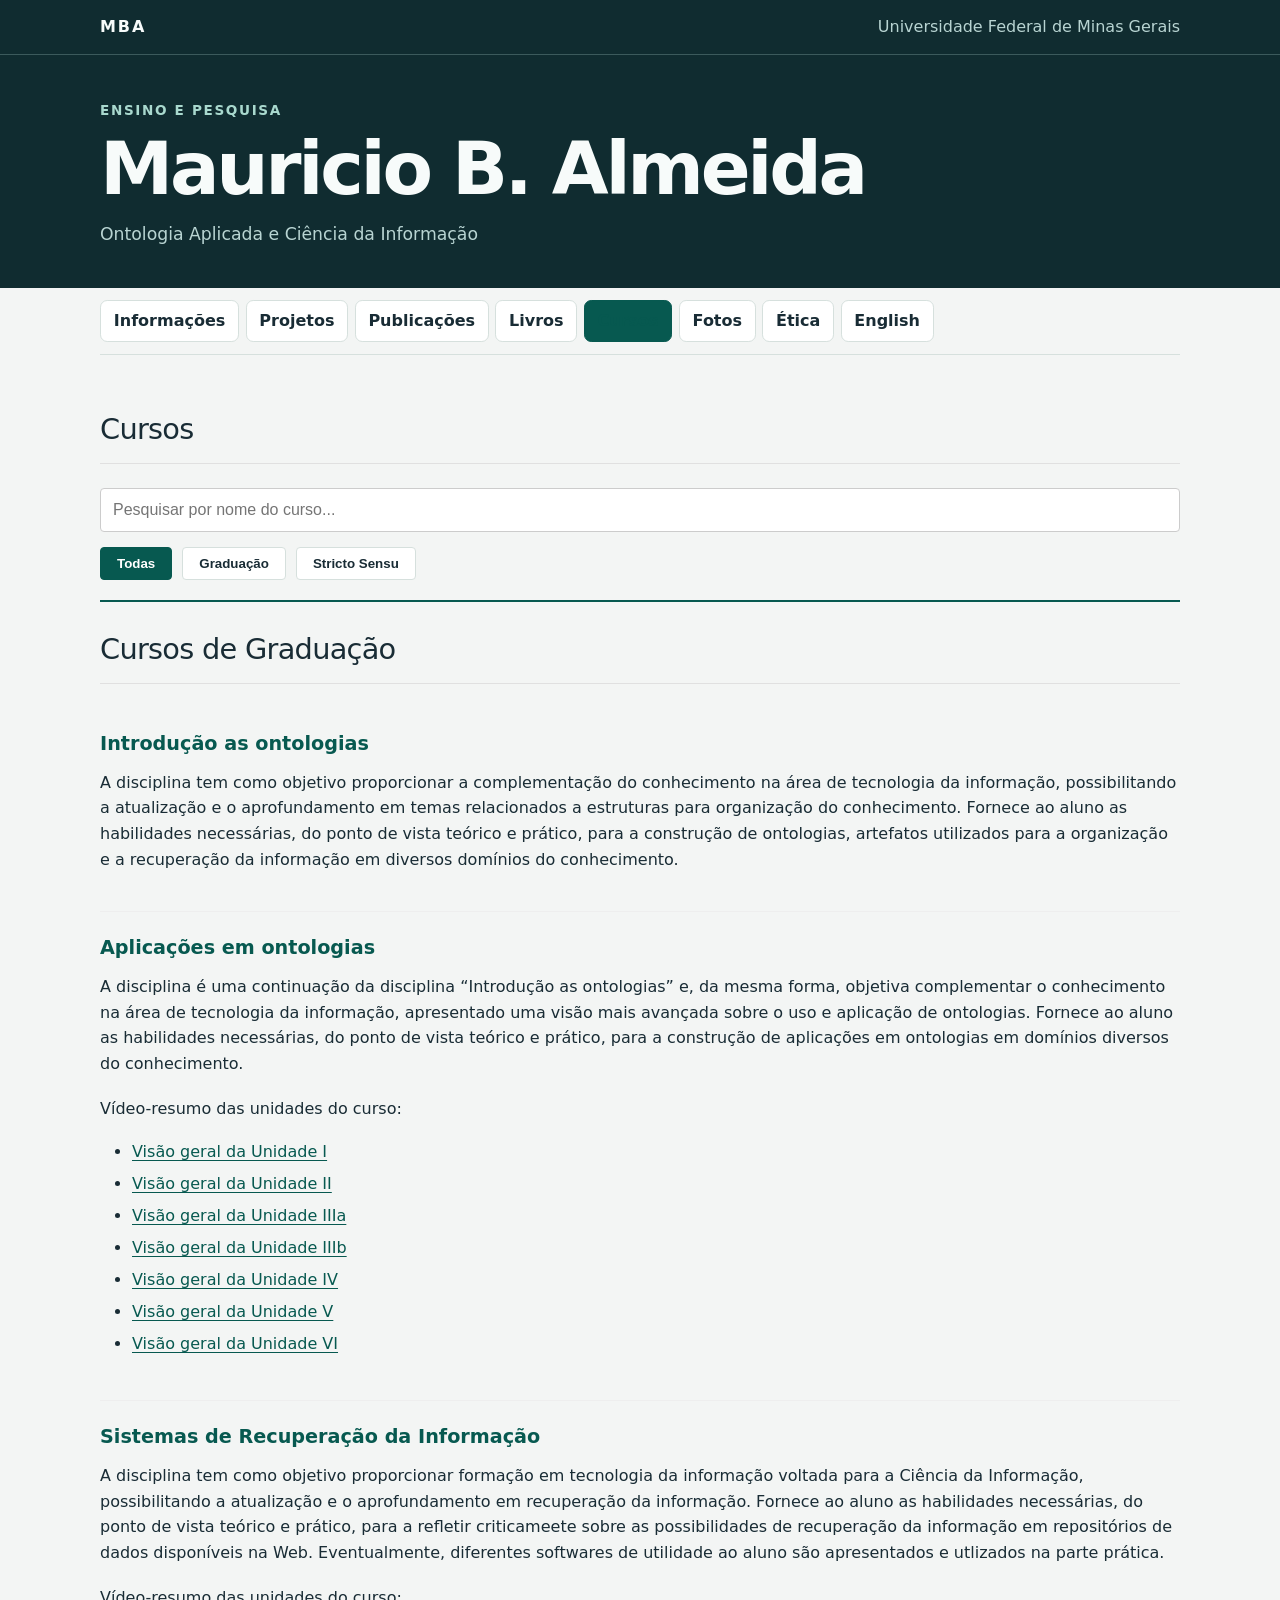
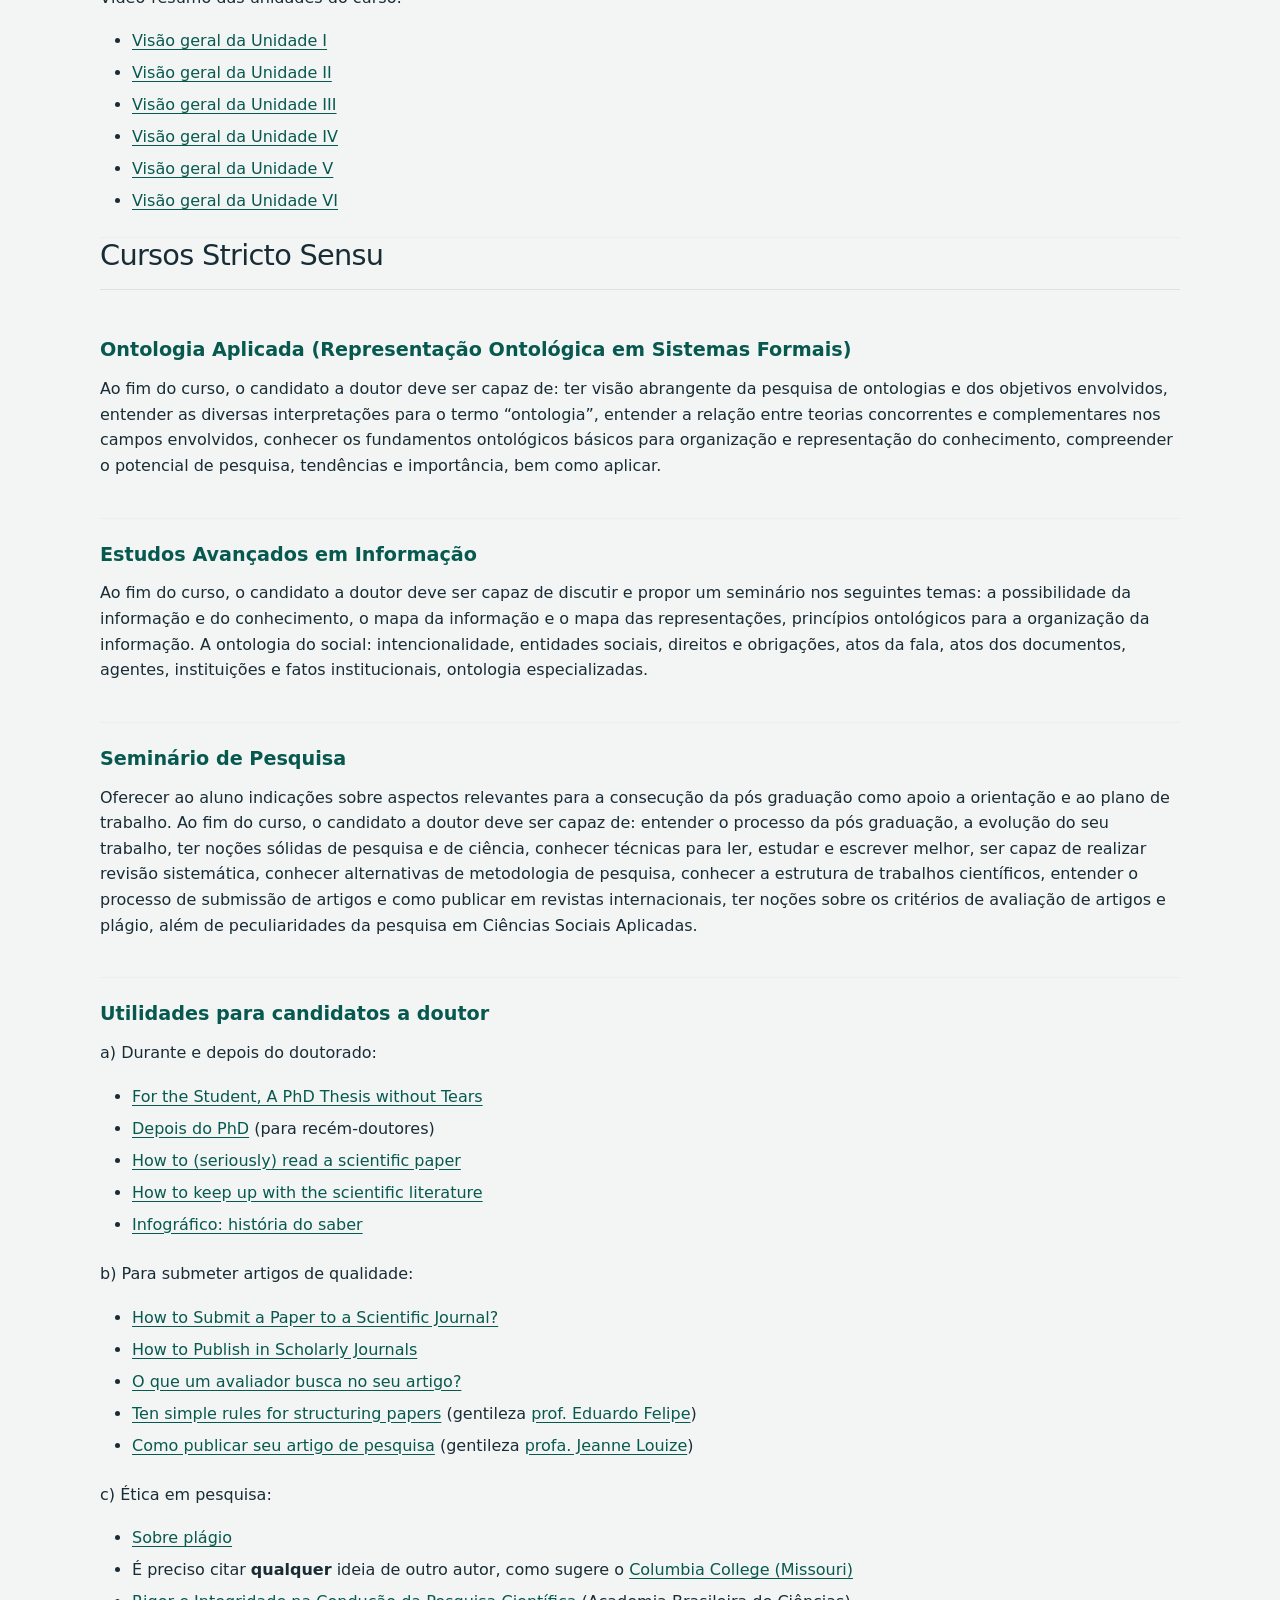
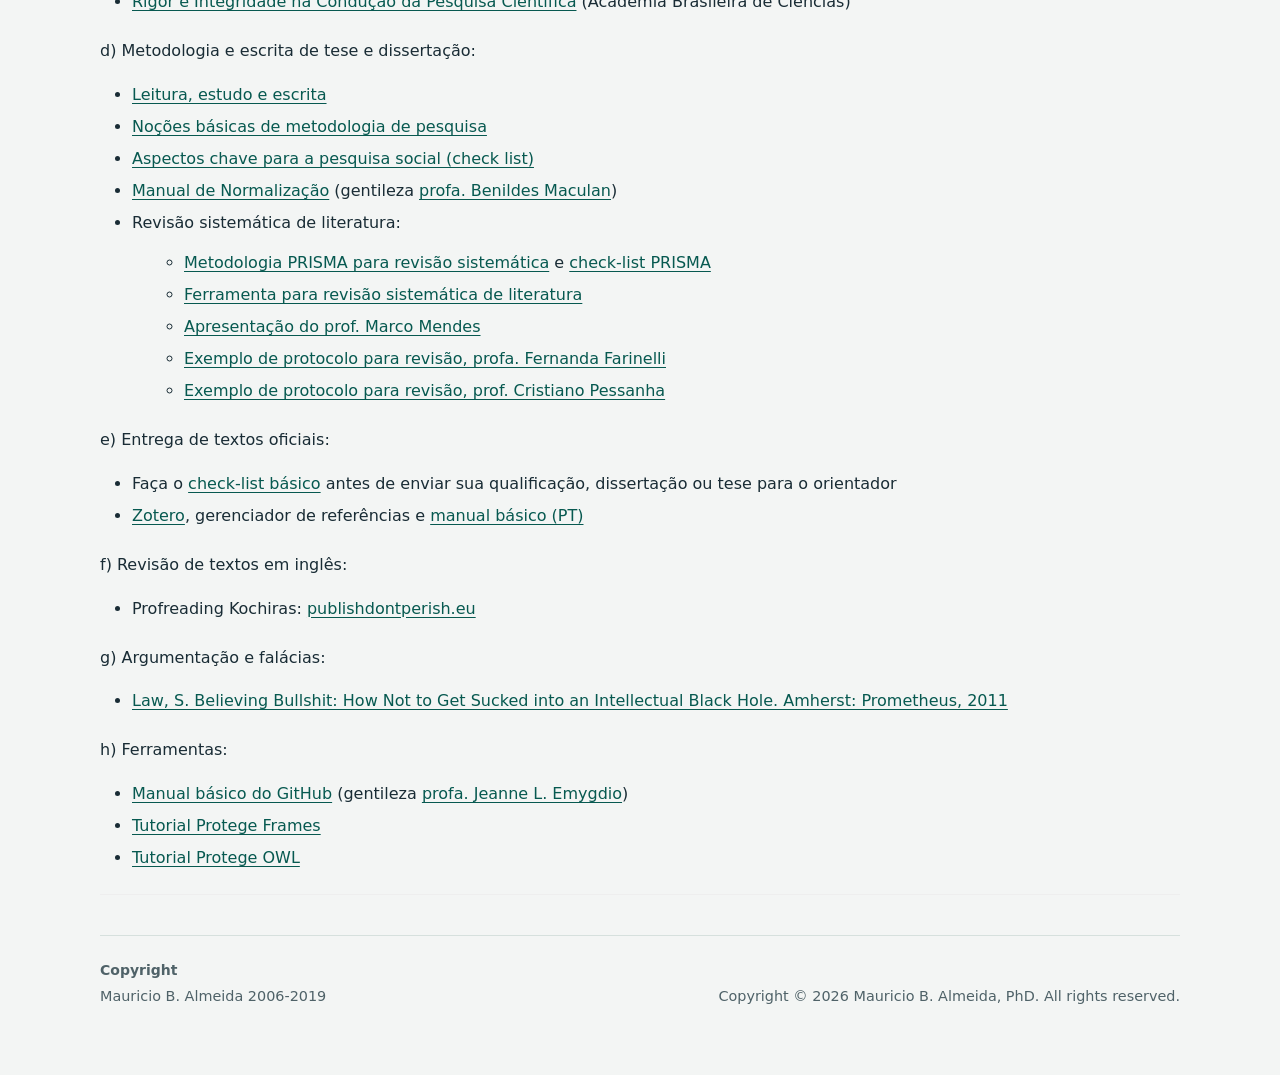
<file: CoursesPage/courses.html>
<!doctype html>
<html lang="pt-BR">
  <head>
    <meta charset="UTF-8" />
    <meta name="viewport" content="width=device-width, initial-scale=1.0" />
    <title>
      Mauricio B. Almeida, PhD – Universidade Federal de Minas Gerais
    </title>
    <meta
      name="description"
      content="Site oficial do Prof. Dr. Mauricio B. Almeida. Informações sobre ensino, projetos de pesquisa, publicações e cursos na área de Ciência da Informação e Ontologias."
    />
    <meta name="author" content="Mauricio B. Almeida" />
    <meta
      name="keywords"
      content="Mauricio Almeida, UFMG, Ciência da Informação, Ontologia, BFO, Pesquisa"
    />
    <meta
      property="og:title"
      content="Mauricio B. Almeida, PhD – Ensino & Pesquisa"
    />
    <meta
      property="og:description"
      content="Conheça as atividades de ensino, pesquisa e publicações do Prof. Dr. Mauricio B. Almeida da UFMG."
    />
    <meta
      property="og:image"
      content="https://ncor-br.github.io/mba/assets/faviconUFMG-8-300x300.png"
    />
    <meta property="og:url" content="https://ncor-brasil.github.io/mba/" />
    <meta property="og:type" content="website" />
    <link
      rel="icon"
      href="https://ncor-br.github.io/mba/assets/faviconUFMG-8-300x300.png"
      sizes="192x192"
    />
    <link rel="stylesheet" href="../index.css" />
    <link rel="stylesheet" href="./styles.css" />
    <link
      rel="stylesheet"
      href="https://fonts.googleapis.com/css2?family=Material+Symbols+Outlined"
    />
    <link rel="stylesheet" href="../site-theme.css" />
  </head>
  <body class="site-layout">
    <header class="site-header"><div class="top"><div class="wrap"><strong>MBA</strong><span>Universidade Federal de Minas Gerais</span></div></div>
<div class="hero wrap"><div class="eyebrow">Ensino e pesquisa</div><h1>Mauricio B. Almeida</h1><p>Ontologia Aplicada e Ciência da Informação</p></div></header>
    <nav class="site-nav wrap" aria-label="Navegação principal">
        <ul class="nav__list">
          <li><a href="../index.html">Informações</a></li>
          <li><a href="../ProjectsPage/projects.html">Projetos</a></li>
          <li>
            <a href="../PublicationsPage/publications.html">Publicações</a>
          </li>
          <li><a href="../BooksPage/books.html">Livros</a></li>
          <li><a href="../CoursesPage/courses.html" aria-current="page">Cursos</a></li>
          <li><a href="../PhotosPage/photos.html">Fotos</a></li>
          <li><a href="../EthicsPage/ethics.html">Ética</a></li>
          <li><a href="../EnglishPage/english.html">English</a></li>
        </ul>
      </nav>

    <main class="main-content">

      <div class="main-content__text">
        <div class="projetos-container">
          <h2 class="projetos-titulo">Cursos</h2>

          <div class="filter-section">
            <input
              type="text"
              id="buscaCurso"
              placeholder="Pesquisar por nome do curso..."
              onkeyup="filtrarCursos()"
            />

            <div class="filter-buttons">
              <button
                class="btn-filtro ativo"
                onclick="filtrarCategoriaCurso('todas', this)"
              >
                Todas
              </button>
              <button
                class="btn-filtro"
                onclick="filtrarCategoriaCurso('graduacao', this)"
              >
                Graduação
              </button>
              <button
                class="btn-filtro"
                onclick="filtrarCategoriaCurso('stricto', this)"
              >
                Stricto Sensu
              </button>
            </div>
          </div>

          <div class="lista-cursos" id="listaCursos">
            <p class="noCourse" style="display: none">
              Nenhuma publicação encontrada.
            </p>

            <div class="grupo-cursos">
              <h2 class="projetos-titulo">Cursos de Graduação</h2>

              <div class="curso-item" data-categoria="graduacao">
                <h4 class="curso-titulo">Introdução as ontologias</h4>
                <p>
                  A disciplina tem como objetivo proporcionar a complementação
                  do conhecimento na área de tecnologia da informação,
                  possibilitando a atualização e o aprofundamento em temas
                  relacionados a estruturas para organização do conhecimento.
                  Fornece ao aluno as habilidades necessárias, do ponto de vista
                  teórico e prático, para a construção de ontologias, artefatos
                  utilizados para a organização e a recuperação da informação em
                  diversos domínios do conhecimento.
                </p>
              </div>

              <div class="curso-item" data-categoria="graduacao">
                <h4 class="curso-titulo">Aplicações em ontologias</h4>
                <p>
                  A disciplina é uma continuação da disciplina “Introdução as
                  ontologias” e, da mesma forma, objetiva complementar o
                  conhecimento na área de tecnologia da informação, apresentado
                  uma visão mais avançada sobre o uso e aplicação de ontologias.
                  Fornece ao aluno as habilidades necessárias, do ponto de vista
                  teórico e prático, para a construção de aplicações em
                  ontologias em domínios diversos do conhecimento.
                </p>
                <p>Vídeo-resumo das unidades do curso:</p>
                <ul>
                  <li>
                    <a
                      href="https://drive.google.com/file/d/1I2XO-KhI-1eNNrNaayCo9VcK-zxlqXeX/view?usp=drive_link"
                      target="_blank"
                      rel="noopener noreferrer"
                      >Visão geral da Unidade I</a
                    >
                  </li>
                  <li>
                    <a
                      href="https://drive.google.com/file/d/1R234yNIJJVQcRAZ-57BpNdy-wFK0B_dD/view?usp=drive_link"
                      target="_blank"
                      rel="noopener noreferrer"
                      >Visão geral da Unidade II</a
                    >
                  </li>
                  <li>
                    <a
                      href="https://drive.google.com/file/d/1IepR2uzoanwLTlS5-j0baQgVnfiKr_Wv/view?usp=drive_link"
                      target="_blank"
                      rel="noopener noreferrer"
                      >Visão geral da Unidade IIIa</a
                    >
                  </li>
                  <li>
                    <a
                      href="https://drive.google.com/file/d/1FqLlEcD1Rz30pxPdDClGiB7krc5WUU1_/view?usp=drive_link"
                      target="_blank"
                      rel="noopener noreferrer"
                      >Visão geral da Unidade IIIb</a
                    >
                  </li>
                  <li>
                    <a
                      href="https://drive.google.com/file/d/1Q69M2zkXVUVk6Epb0eSLuhhBExUzUki8/view?usp=drive_link"
                      target="_blank"
                      rel="noopener noreferrer"
                      >Visão geral da Unidade IV</a
                    >
                  </li>
                  <li>
                    <a
                      href="https://drive.google.com/file/d/17GtShCUNMGe4gvBWagbOq7s1g5Fpt4jP/view?usp=drive_link"
                      target="_blank"
                      rel="noopener noreferrer"
                      >Visão geral da Unidade V</a
                    >
                  </li>
                  <li>
                    <a
                      href="https://drive.google.com/file/d/1LBuc-0YClotqWKxqajE6X0tTH60ZS9qW/view?usp=drive_link"
                      target="_blank"
                      rel="noopener noreferrer"
                      >Visão geral da Unidade VI</a
                    >
                  </li>
                </ul>
              </div>

              <div class="curso-item" data-categoria="graduacao">
                <h4 class="curso-titulo">
                  Sistemas de Recuperação da Informação
                </h4>
                <p>
                  A disciplina tem como objetivo proporcionar formação em
                  tecnologia da informação voltada para a Ciência da Informação,
                  possibilitando a atualização e o aprofundamento em recuperação
                  da informação. Fornece ao aluno as habilidades necessárias, do
                  ponto de vista teórico e prático, para a refletir criticameete
                  sobre as possibilidades de recuperação da informação em
                  repositórios de dados disponíveis na Web. Eventualmente,
                  diferentes softwares de utilidade ao aluno são apresentados e
                  utlizados na parte prática.
                </p>
                <p>Vídeo-resumo das unidades do curso:</p>
                <ul>
                  <li>
                    <a
                      href="https://drive.google.com/file/d/13iaSYNoyiNQRM-RNp1efzRwmF81jQfpG/view?usp=drive_link"
                      target="_blank"
                      rel="noopener noreferrer"
                      >Visão geral da Unidade I</a
                    >
                  </li>
                  <li>
                    <a
                      href="https://drive.google.com/file/d/1Z65FDKPC-4TRuJvUPzaXjmEQeZyJIvyn/view?usp=drive_link"
                      target="_blank"
                      rel="noopener noreferrer"
                      >Visão geral da Unidade II</a
                    >
                  </li>
                  <li>
                    <a
                      href="https://drive.google.com/file/d/18Qm1KwF5_xaqNIYKC1i3mBUwI1G2NuVR/view?usp=drive_link"
                      target="_blank"
                      rel="noopener noreferrer"
                      >Visão geral da Unidade III</a
                    >
                  </li>
                  <li>
                    <a
                      href="https://drive.google.com/file/d/1eOYv1sP9RuEs7PF0Rrmmm-LIg-zpYgVO/view?usp=drive_link"
                      target="_blank"
                      rel="noopener noreferrer"
                      >Visão geral da Unidade IV</a
                    >
                  </li>
                  <li>
                    <a
                      href="https://drive.google.com/file/d/1LUcwSkXgjSEL31ZwK7NkHjimvf84N1su/view?usp=drive_link"
                      target="_blank"
                      rel="noopener noreferrer"
                      >Visão geral da Unidade V</a
                    >
                  </li>
                  <li>
                    <a
                      href="https://drive.google.com/file/d/1Li6t4WRsnA1XSl-Z8IS5iSN32bap2wkP/view?usp=drive_link"
                      target="_blank"
                      rel="noopener noreferrer"
                      >Visão geral da Unidade VI</a
                    >
                  </li>
                </ul>
              </div>
            </div>

            <div class="grupo-cursos">
              <h2 class="projetos-titulo">Cursos Stricto Sensu</h2>

              <div class="curso-item" data-categoria="stricto">
                <h4 class="curso-titulo">
                  Ontologia Aplicada (Representação Ontológica em Sistemas
                  Formais)
                </h4>
                <p>
                  Ao fim do curso, o candidato a doutor deve ser capaz de: ter
                  visão abrangente da pesquisa de ontologias e dos objetivos
                  envolvidos, entender as diversas interpretações para o termo
                  “ontologia”, entender a relação entre teorias concorrentes e
                  complementares nos campos envolvidos, conhecer os fundamentos
                  ontológicos básicos para organização e representação do
                  conhecimento, compreender o potencial de pesquisa, tendências
                  e importância, bem como aplicar.
                </p>
              </div>

              <div class="curso-item" data-categoria="stricto">
                <h4 class="curso-titulo">Estudos Avançados em Informação</h4>
                <p>
                  Ao fim do curso, o candidato a doutor deve ser capaz de
                  discutir e propor um seminário nos seguintes temas: a
                  possibilidade da informação e do conhecimento, o mapa da
                  informação e o mapa das representações, princípios ontológicos
                  para a organização da informação. A ontologia do social:
                  intencionalidade, entidades sociais, direitos e obrigações,
                  atos da fala, atos dos documentos, agentes, instituições e
                  fatos institucionais, ontologia especializadas.
                </p>
              </div>

              <div class="curso-item" data-categoria="stricto">
                <h4 class="curso-titulo">Seminário de Pesquisa</h4>
                <p>
                  Oferecer ao aluno indicações sobre aspectos relevantes para a
                  consecução da pós graduação como apoio a orientação e ao plano
                  de trabalho. Ao fim do curso, o candidato a doutor deve ser
                  capaz de: entender o processo da pós graduação, a evolução do
                  seu trabalho, ter noções sólidas de pesquisa e de ciência,
                  conhecer técnicas para ler, estudar e escrever melhor, ser
                  capaz de realizar revisão sistemática, conhecer alternativas
                  de metodologia de pesquisa, conhecer a estrutura de trabalhos
                  científicos, entender o processo de submissão de artigos e
                  como publicar em revistas internacionais, ter noções sobre os
                  critérios de avaliação de artigos e plágio, além de
                  peculiaridades da pesquisa em Ciências Sociais Aplicadas.
                </p>
              </div>

              <div class="curso-item" data-categoria="stricto">
                <h4 class="curso-titulo">
                  Utilidades para candidatos a doutor
                </h4>
                <p>a) Durante e depois do doutorado:</p>
                <ul>
                  <li>
                    <a
                      href="https://mba.eci.ufmg.br/downloads/fulltext%5B1%5D.pdf"
                      target="_blank"
                      rel="noopener noreferrer"
                      >For the Student, A PhD Thesis without Tears</a
                    >
                  </li>
                  <li>
                    <a
                      href="https://www.amazon.com/PhD-Is-Not-Enough-Survival/dp/0465022227"
                      target="_blank"
                      rel="noopener noreferrer"
                      >Depois do PhD</a
                    >
                    (para recém-doutores)
                  </li>
                  <li>
                    <a
                      href="https://www.science.org/content/article/how-seriously-read-scientific-paper"
                      target="_blank"
                      rel="noopener noreferrer"
                      >How to (seriously) read a scientific paper</a
                    >
                  </li>
                  <li>
                    <a
                      href="https://www.science.org/content/article/how-keep-scientific-literature-rev2"
                      target="_blank"
                      rel="noopener noreferrer"
                      >How to keep up with the scientific literature</a
                    >
                  </li>
                  <li>
                    <a
                      href="https://superscholar.org/comp-history-philosophy/"
                      target="_blank"
                      rel="noopener noreferrer"
                      >Infográfico: história do saber</a
                    >
                  </li>
                </ul>

                <p>b) Para submeter artigos de qualidade:</p>
                <ul>
                  <li>
                    <a
                      href="https://www.webcitation.org/5OIehhwuI"
                      target="_blank"
                      rel="noopener noreferrer"
                      >How to Submit a Paper to a Scientific Journal?</a
                    >
                  </li>
                  <li>
                    <a
                      href="https://mba.eci.ufmg.br/downloads/Brochure_UPP_April2015.pdf"
                      target="_blank"
                      rel="noopener noreferrer"
                      >How to Publish in Scholarly Journals</a
                    >
                  </li>
                  <li>
                    <a
                      href="https://informationr.net/ir/eval.html"
                      target="_blank"
                      rel="noopener noreferrer"
                      >O que um avaliador busca no seu artigo?</a
                    >
                  </li>
                  <li>
                    <a
                      href="https://journals.plos.org/ploscompbiol/article?id=10.1371%2Fjournal.pcbi.1005619"
                      target="_blank"
                      rel="noopener noreferrer"
                      >Ten simple rules for structuring papers</a
                    >
                    (gentileza
                    <a
                      href="https://mba.eci.ufmg.br/alunos/mestr-dout/erfelipe@hotmail.com"
                      target="_blank"
                      rel="noopener noreferrer"
                      >prof. Eduardo Felipe</a
                    >)
                  </li>
                  <li>
                    <a
                      href="https://mba.eci.ufmg.br/wp-content/uploads/Como-publicar-seu-artigo-de-pesquisa_Tradu%C3%A7%C3%A3o_Playlist-da-Wiley_Youtube_JeanneLouizeEmygdio_29072019.pdf"
                      target="_blank"
                      rel="noopener noreferrer"
                      >Como publicar seu artigo de pesquisa</a
                    >
                    (gentileza
                    <a
                      href="https://mba.eci.ufmg.br/alunos/mestr-dout/jeanne.emygdio@gmail.com"
                      target="_blank"
                      rel="noopener noreferrer"
                      >profa. Jeanne Louize</a
                    >)
                  </li>
                </ul>

                <p>c) Ética em pesquisa:</p>
                <ul>
                  <li>
                    <a
                      href="https://www.webcitation.org/5OJfsesVd"
                      target="_blank"
                      rel="noopener noreferrer"
                      >Sobre plágio</a
                    >
                  </li>
                  <li>
                    É preciso citar <b>qualquer</b> ideia de outro autor, como
                    sugere o
                    <a
                      href="https://mba.eci.ufmg.br/wp-content/uploads/2015/12/mla_examples.pdf"
                      target="_blank"
                      rel="noopener noreferrer"
                      >Columbia College (Missouri)</a
                    >
                  </li>
                  <li>
                    <a
                      href="https://mba.eci.ufmg.br/downloads/RigIintPes-AcBrCiencias.pdf"
                      target="_blank"
                      rel="noopener noreferrer"
                      >Rigor e Integridade na Condução da Pesquisa Científica</a
                    >
                    (Academia Brasileira de Ciências)
                  </li>
                </ul>

                <p>d) Metodologia e escrita de tese e dissertação:</p>
                <ul>
                  <li>
                    <a
                      href="https://mba.eci.ufmg.br/downloads/LerEstEsc.pdf"
                      target="_blank"
                      rel="noopener noreferrer"
                      >Leitura, estudo e escrita</a
                    >
                  </li>
                  <li>
                    <a
                      href="https://mba.eci.ufmg.br/downloads/metodologia.pdf"
                      target="_blank"
                      rel="noopener noreferrer"
                      >Noções básicas de metodologia de pesquisa</a
                    >
                  </li>
                  <li>
                    <a
                      href="https://mba.eci.ufmg.br/downloads/checklist.pdf"
                      target="_blank"
                      rel="noopener noreferrer"
                      >Aspectos chave para a pesquisa social (check list)</a
                    >
                  </li>
                  <li>
                    <a
                      href="https://normalizacao.eci.ufmg.br/"
                      target="_blank"
                      rel="noopener noreferrer"
                      >Manual de Normalização</a
                    >
                    (gentileza
                    <a
                      href="https://mba.eci.ufmg.br/alunos/mestr-dout/benildes@gmail.com"
                      target="_blank"
                      rel="noopener noreferrer"
                      >profa. Benildes Maculan</a
                    >)
                  </li>
                  <li>
                    Revisão sistemática de literatura:
                    <ul
                      style="
                        list-style-type: circle;
                        margin-left: 20px;
                        margin-top: 1rem;
                      "
                    >
                      <li>
                        <a
                          href="https://mba.eci.ufmg.br/wp-content/uploads/0000605-200908180-00008.pdf"
                          target="_blank"
                          rel="noopener noreferrer"
                          >Metodologia PRISMA para revisão sistemática</a
                        >
                        e
                        <a
                          href="https://mba.eci.ufmg.br/wp-content/uploads/ISSM_PRISMA_Checklist.pdf"
                          target="_blank"
                          rel="noopener noreferrer"
                          >check-list PRISMA</a
                        >
                      </li>
                      <li>
                        <a
                          href="http://lapes.dc.ufscar.br/tools/start_tool"
                          target="_blank"
                          rel="noopener noreferrer"
                          >Ferramenta para revisão sistemática de literatura</a
                        >
                      </li>
                      <li>
                        <a
                          href="https://mba.eci.ufmg.br/wp-content/uploads/8.pdf"
                          target="_blank"
                          rel="noopener noreferrer"
                          >Apresentação do prof. Marco Mendes</a
                        >
                      </li>
                      <li>
                        <a
                          href="https://mba.eci.ufmg.br/wp-content/uploads/RS_Protocolo_Methodologies_FF_V10.pdf"
                          target="_blank"
                          rel="noopener noreferrer"
                          >Exemplo de protocolo para revisão, profa. Fernanda
                          Farinelli</a
                        >
                      </li>
                      <li>
                        <a
                          href="https://mba.eci.ufmg.br/wp-content/uploads/protocolo-CPP-v3-withoutapp.pdf"
                          target="_blank"
                          rel="noopener noreferrer"
                          >Exemplo de protocolo para revisão, prof. Cristiano
                          Pessanha</a
                        >
                      </li>
                    </ul>
                  </li>
                </ul>

                <p>e) Entrega de textos oficiais:</p>
                <ul>
                  <li>
                    Faça o
                    <a
                      href="https://mba.eci.ufmg.br/wp-content/uploads/Check-1.pdf"
                      target="_blank"
                      rel="noopener noreferrer"
                      >check-list básico</a
                    >
                    antes de enviar sua qualificação, dissertação ou tese para o
                    orientador
                  </li>
                  <li>
                    <a
                      href="https://www.zotero.org/"
                      target="_blank"
                      rel="noopener noreferrer"
                      >Zotero</a
                    >, gerenciador de referências e
                    <a
                      href="https://mba.eci.ufmg.br/wp-content/uploads/Manual_Zotero.pdf"
                      target="_blank"
                      rel="noopener noreferrer"
                      >manual básico (PT)</a
                    >
                  </li>
                </ul>

                <p>f) Revisão de textos em inglês:</p>
                <ul>
                  <li>
                    Profreading Kochiras:
                    <a
                      href="http://publishdontperish.eu/"
                      target="_blank"
                      rel="noopener noreferrer"
                      >publishdontperish.eu</a
                    >
                  </li>
                </ul>

                <p>g) Argumentação e falácias:</p>
                <ul>
                  <li>
                    <a
                      href="https://www.amazon.com/Believing-Bullshit-Sucked-Intellectual-Black/dp/1616144114/ref=sr_1_1?keywords=stephen+law&qid=1582046649&sr=8-1"
                      target="_blank"
                      rel="noopener noreferrer"
                      >Law, S. Believing Bullshit: How Not to Get Sucked into an
                      Intellectual Black Hole. Amherst: Prometheus, 2011</a
                    >
                  </li>
                </ul>

                <p>h) Ferramentas:</p>
                <ul>
                  <li>
                    <a
                      href="https://mba.eci.ufmg.br/wp-content/uploads/GITHUB_Instala%C3%A7%C3%A3o-e-Configura%C3%A7%C3%A3o-V1JLE-R3MBA.pdf"
                      target="_blank"
                      rel="noopener noreferrer"
                      >Manual básico do GitHub</a
                    >
                    (gentileza
                    <a
                      href="https://mba.eci.ufmg.br/alunos/mestr-dout/jeanne.emygdio@gmail.com"
                      target="_blank"
                      rel="noopener noreferrer"
                      >profa. Jeanne L. Emygdio</a
                    >)
                  </li>
                  <li>
                    <a
                      href="https://mba.eci.ufmg.br/onto_frames/"
                      target="_blank"
                      rel="noopener noreferrer"
                      >Tutorial Protege Frames</a
                    >
                  </li>
                  <li>
                    <a
                      href="https://mba.eci.ufmg.br/onto_owl/"
                      target="_blank"
                      rel="noopener noreferrer"
                      >Tutorial Protege OWL</a
                    >
                  </li>
                </ul>
              </div>
            </div>
          </div>
        </div>
      </div>

      <footer class="site-footer">
        <div class="footer-left">
          <h4>Copyright</h4>
          <p>Mauricio B. Almeida 2006-2019</p>
        </div>
        <div class="footer-right">
          <p>
            Copyright &copy; 2026 Mauricio B. Almeida, PhD. All rights reserved.
          </p>
        </div>
      </footer>
    </main>

    <script src="../index.js"></script>
  </body>
</html>
</file>
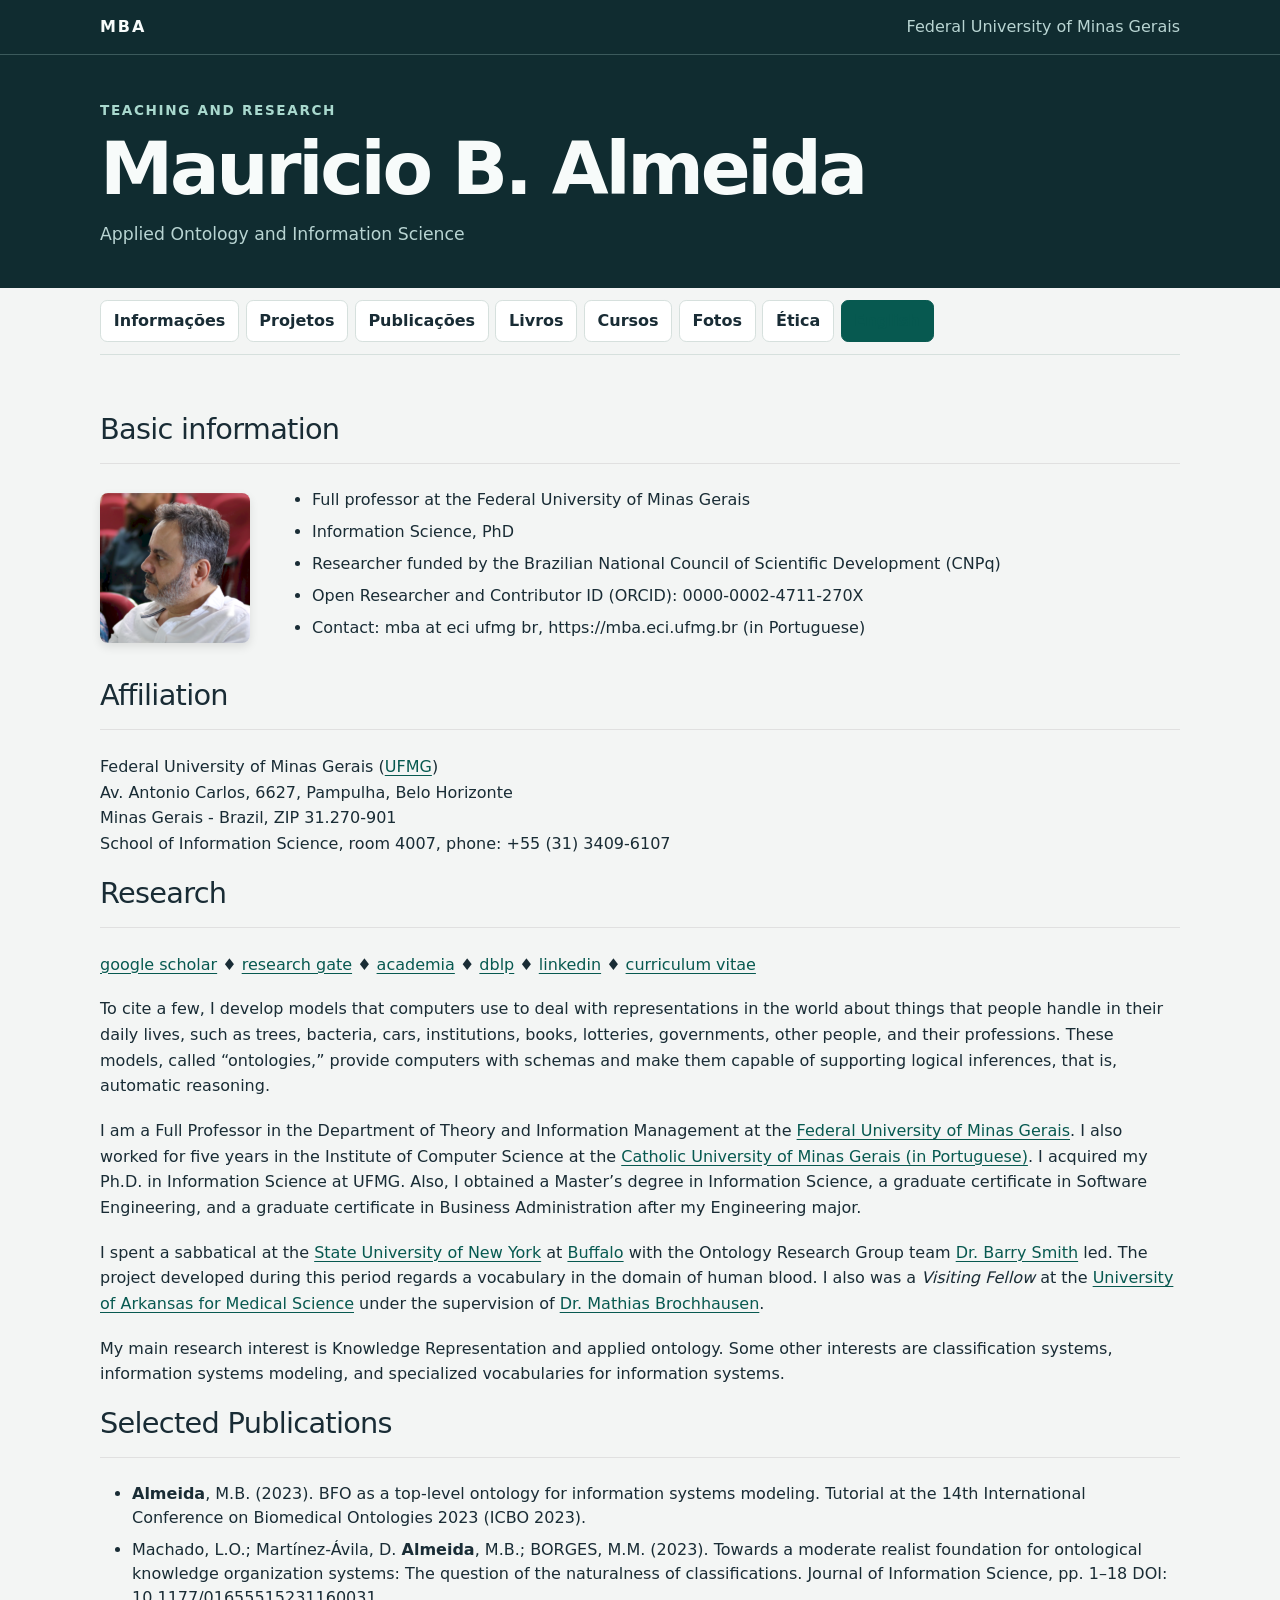
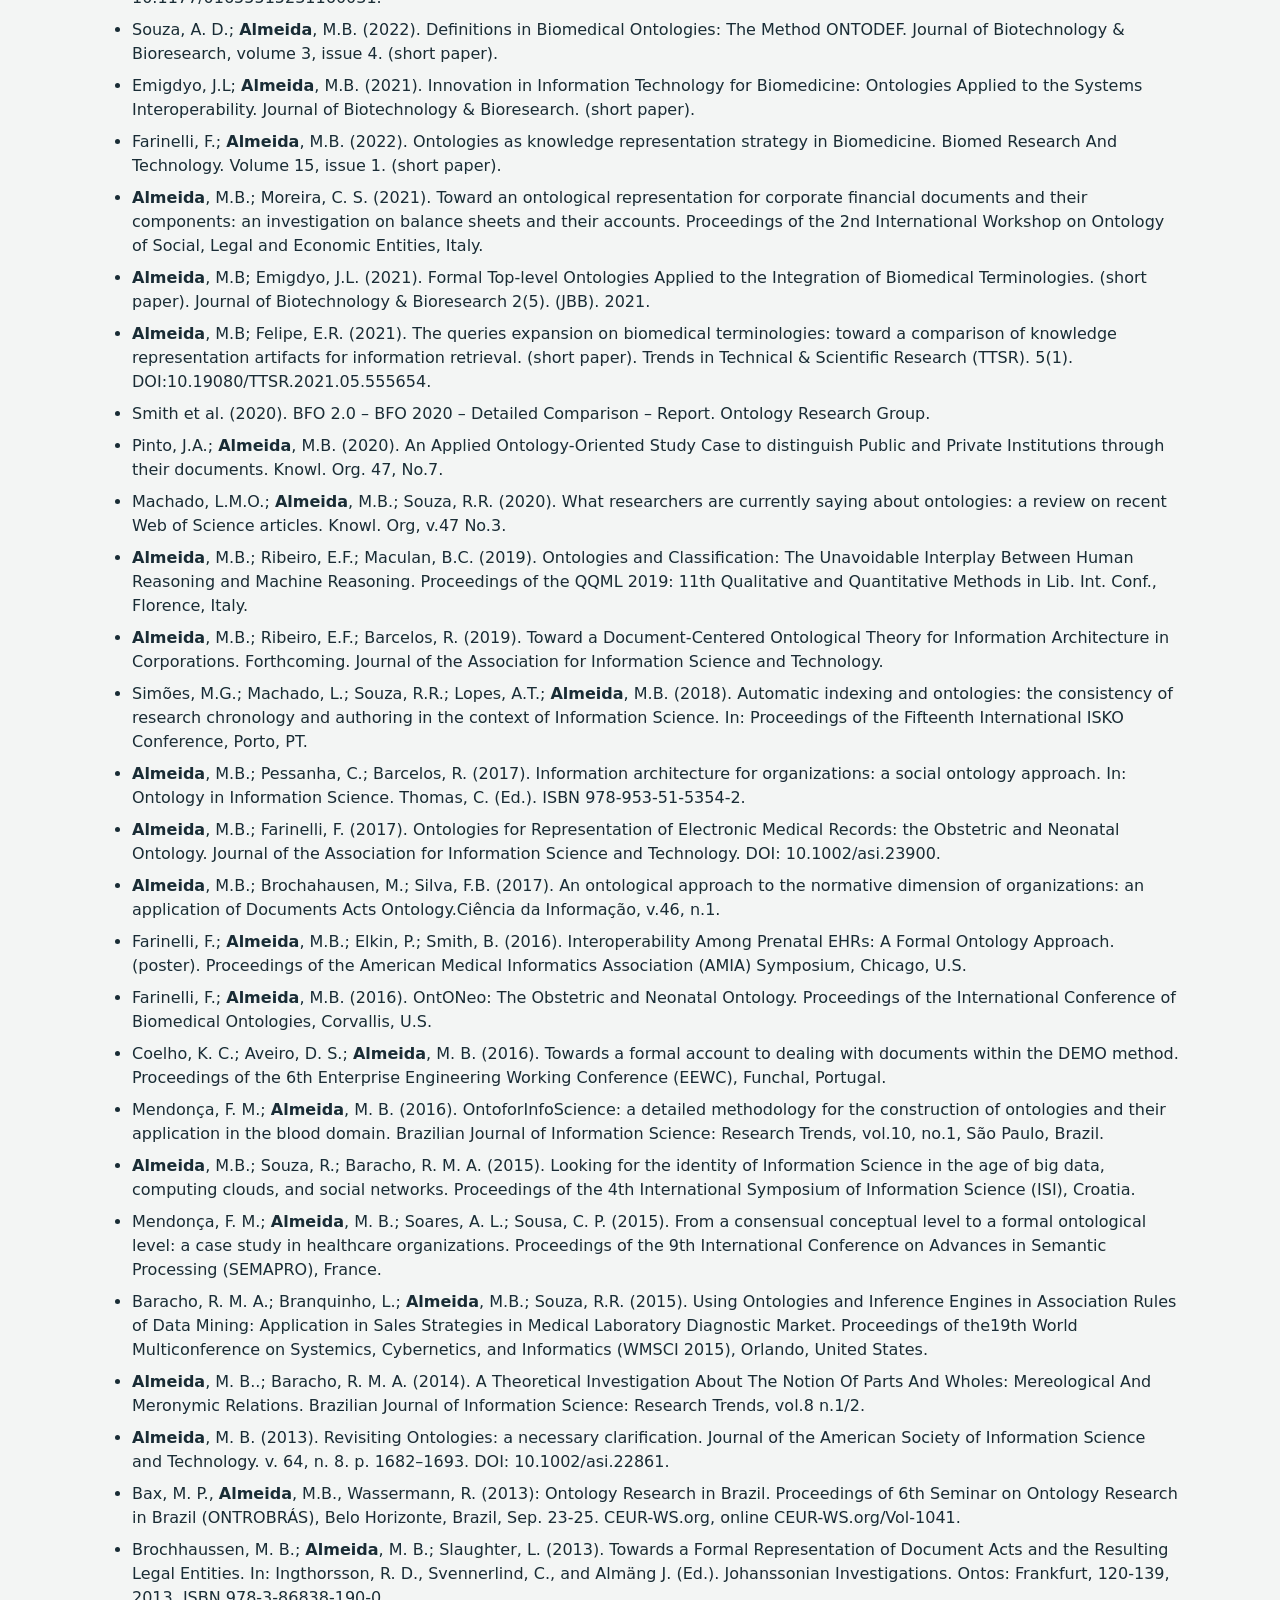
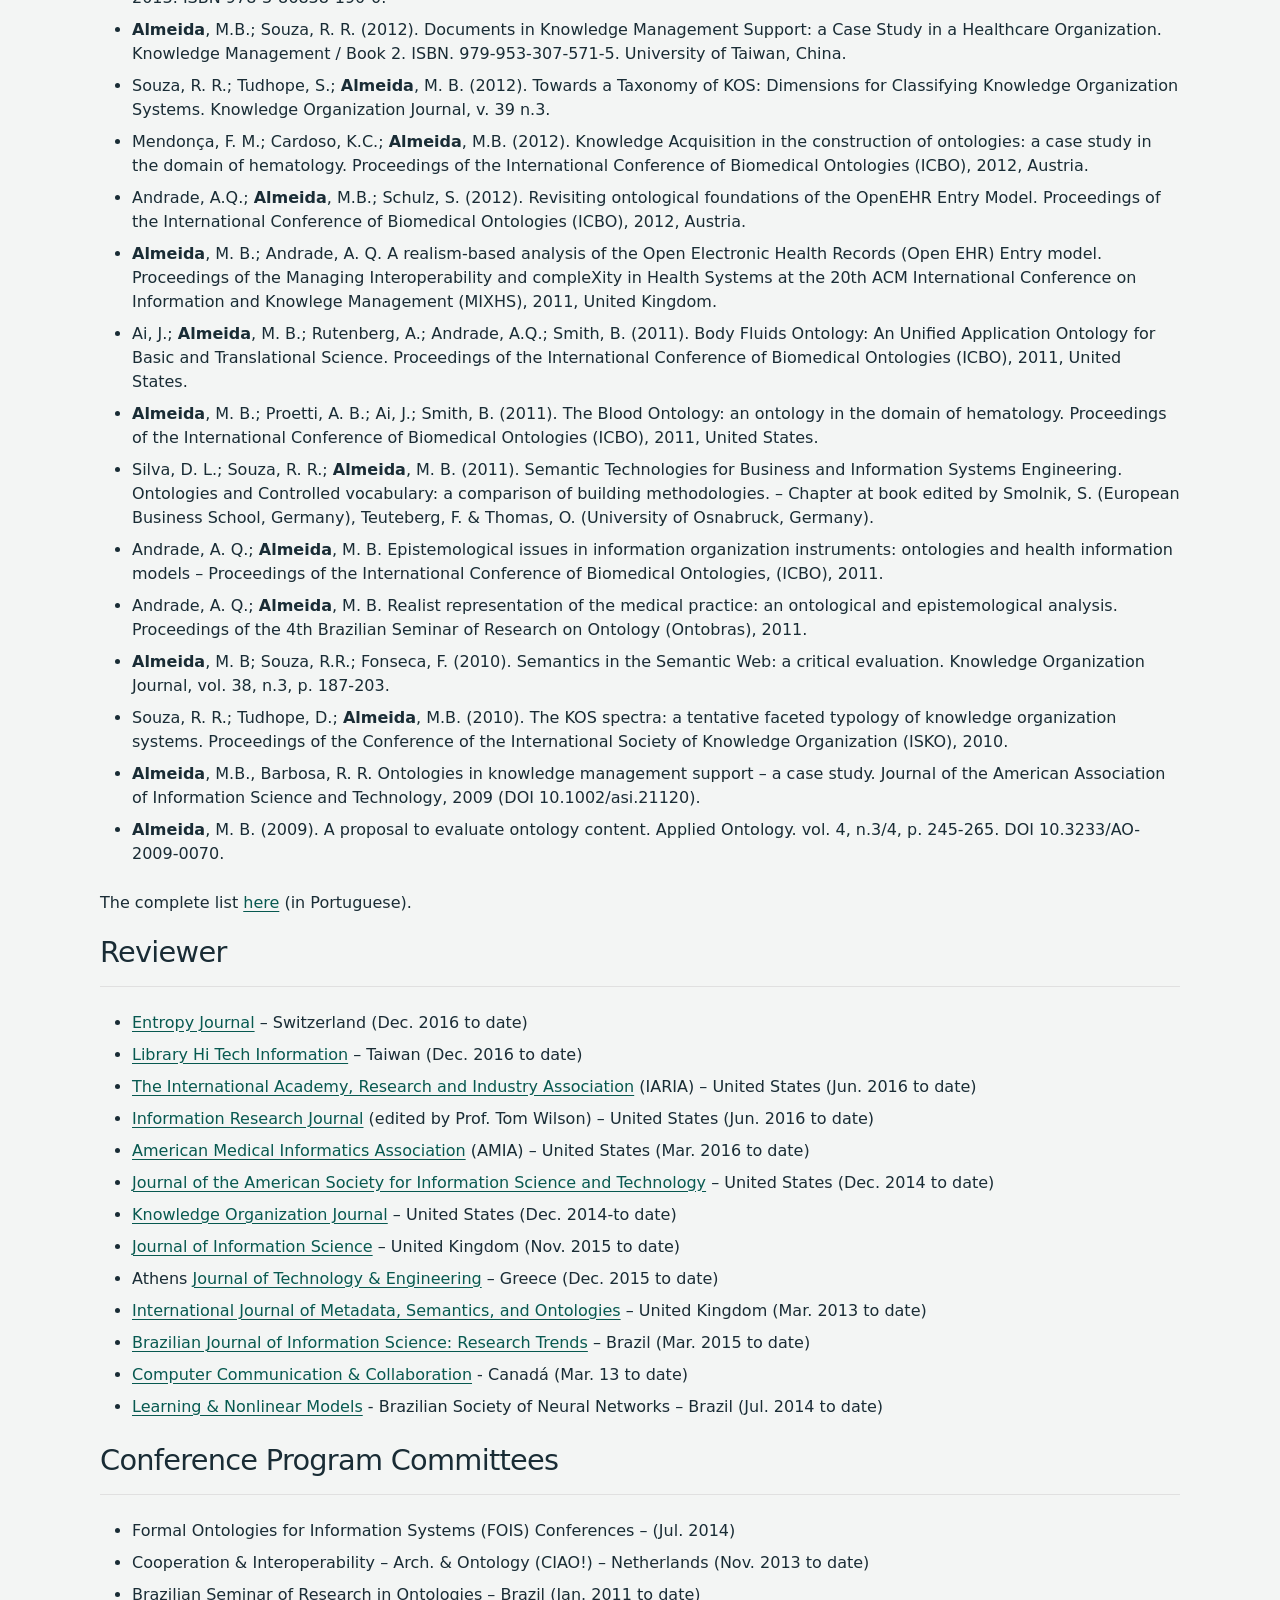
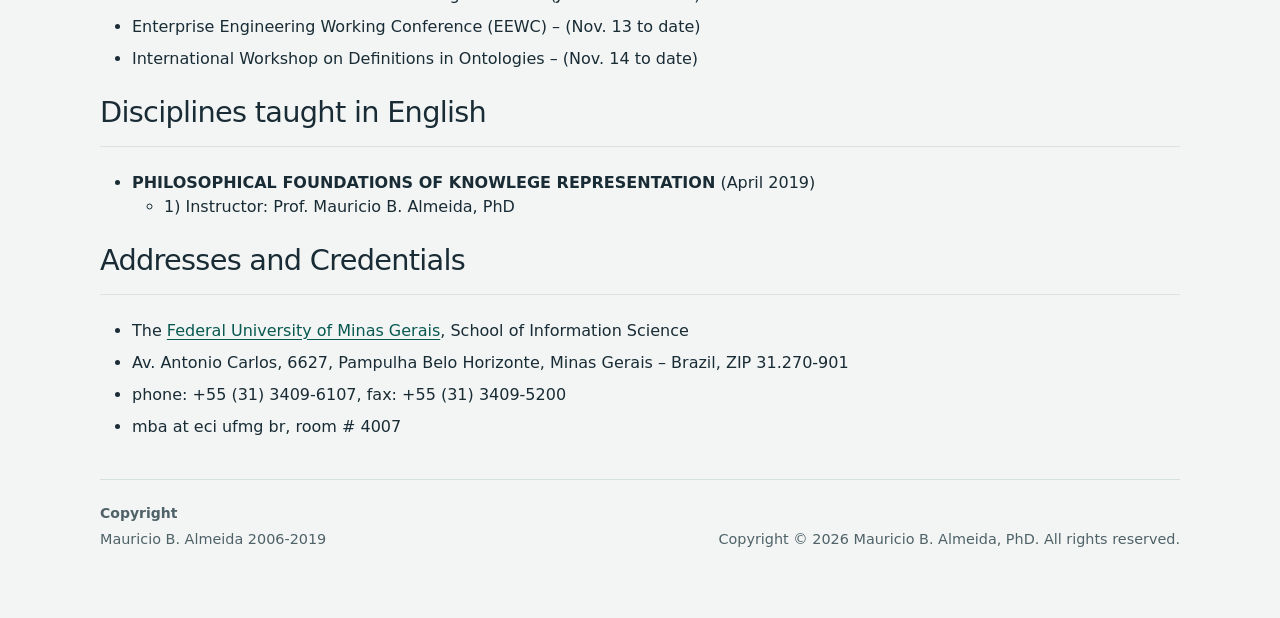
<file: EnglishPage/english.html>
<!doctype html>
<html lang="en">
  <head>
    <meta charset="UTF-8" />
    <meta name="viewport" content="width=device-width, initial-scale=1.0" />
    <title>
      Mauricio B. Almeida, PhD – Universidade Federal de Minas Gerais
    </title>
    <meta
      name="description"
      content="Site oficial do Prof. Dr. Mauricio B. Almeida. Informações sobre ensino, projetos de pesquisa, publicações e cursos na área de Ciência da Informação e Ontologias."
    />
    <meta name="author" content="Mauricio B. Almeida" />
    <meta
      name="keywords"
      content="Mauricio Almeida, UFMG, Ciência da Informação, Ontologia, BFO, Pesquisa"
    />
    <meta
      property="og:title"
      content="Mauricio B. Almeida, PhD – Ensino & Pesquisa"
    />
    <meta
      property="og:description"
      content="Conheça as atividades de ensino, pesquisa e publicações do Prof. Dr. Mauricio B. Almeida da UFMG."
    />
    <meta
      property="og:image"
      content="https://ncor-br.github.io/mba/assets/faviconUFMG-8-300x300.png"
    />
    <meta property="og:url" content="https://ncor-brasil.github.io/mba/" />
    <meta property="og:type" content="website" />
    <link
      rel="icon"
      href="https://ncor-br.github.io/mba/assets/faviconUFMG-8-300x300.png"
      sizes="192x192"
    />
    <link rel="stylesheet" href="../index.css" />
    <link rel="stylesheet" href="./styles.css" />
    <link
      rel="stylesheet"
      href="https://fonts.googleapis.com/css2?family=Material+Symbols+Outlined"
    />
    <link rel="stylesheet" href="../site-theme.css" />
  </head>
  <body class="site-layout">
    <header class="site-header"><div class="top"><div class="wrap"><strong>MBA</strong><span>Federal University of Minas Gerais</span></div></div>
<div class="hero wrap"><div class="eyebrow">Teaching and research</div><h1>Mauricio B. Almeida</h1><p>Applied Ontology and Information Science</p></div></header>
    <nav class="site-nav wrap" aria-label="Main navigation">
        <ul class="nav__list">
          <li><a href="../index.html">Informações</a></li>
          <li><a href="../ProjectsPage/projects.html">Projetos</a></li>
          <li>
            <a href="../PublicationsPage/publications.html">Publicações</a>
          </li>
          <li><a href="../BooksPage/books.html">Livros</a></li>
          <li><a href="../CoursesPage/courses.html">Cursos</a></li>
          <li><a href="../PhotosPage/photos.html">Fotos</a></li>
          <li><a href="../EthicsPage/ethics.html">Ética</a></li>
          <li><a href="../EnglishPage/english.html" aria-current="page">English</a></li>
        </ul>
      </nav>

    <main class="main-content">

      <div class="main-content__text">
        <div class="projetos-container">
          <h2 class="projetos-titulo">Basic information</h2>
          <div class="perfil-header">
            <img
              src="../assets/mbar-150x150.png"
              alt="Prof. Mauricio B. Almeida"
              class="perfil-img"
            />

            <ul class="perfil-lista">
              <li>Full professor at the Federal University of Minas Gerais</li>
              <li>Information Science, PhD</li>
              <li>
                Researcher funded by the Brazilian National Council of
                Scientific Development (CNPq)
              </li>
              <li>
                Open Researcher and Contributor ID (ORCID): 0000-0002-4711-270X
              </li>
              <li>
                Contact: mba at eci ufmg br, https://mba.eci.ufmg.br (in
                Portuguese)
              </li>
            </ul>
          </div>

          <h2 class="projetos-titulo">Affiliation</h2>
          <p>
            Federal University of Minas Gerais (<a
              href="https://www.ufmg.br/"
              target="_blank"
              rel="noopener noreferrer"
              >UFMG</a
            >)<br />
            Av. Antonio Carlos, 6627, Pampulha, Belo Horizonte<br />
            Minas Gerais - Brazil, ZIP 31.270-901<br />
            School of Information Science, room 4007, phone: +55 (31) 3409-6107
          </p>

          <h2 class="projetos-titulo">Research</h2>
          <p>
            <a
              href="https://scholar.google.com/citations?hl=en&user=kxOnyQwAAAAJ&view_op=list_works&sortby=pubdate&gmla=AJsN-F4Fh6JjX3MPxbh2HR3_ReFGfwd3kZ_qtlfzmspX7033Ec9FFQIgTjF3dqlk8bwD_WutVsWG8SGuATcYS2OWlEHABp4pmcVQ68P3pDAQPOudX2N_FhY&sciund=9173931142295304728&gmla=AJsN-F7l5EfXWkMflBB6Dx6jHzNMX0h4HL8CPRpD1w6VLpOm6w5A4cnab_zjyUknNJEzre4oIShzais5-1leLCTfHDGLojAY3ahAPVqWfjf5pR0bXIN65yE&sciund=313533263921183596&gmla=AJsN-F7Yvk88htANmMM7fmC2RRIqptg1rLP_AC91kcHnRmZFkzMywL2oLk0b7Z_kQgAuIhcr6mYX7s_TwkYGJ-dHzxNS4-CJFySpg8rSz5nm4akklGZtg4Q&sciund=2472489304155618729"
              target="_blank"
              rel="noopener noreferrer"
              >google scholar</a
            >
            &diams;
            <a
              href="https://www.researchgate.net/profile/Mauricio-Almeida"
              target="_blank"
              rel="noopener noreferrer"
              >research gate</a
            >
            &diams;
            <a
              href="https://agachamento.academia.edu/MauricioAlmeida"
              target="_blank"
              rel="noopener noreferrer"
              >academia</a
            >
            &diams;
            <a
              href="https://dblp2.uni-trier.de/pers/hd/a/Almeida:Mauricio_Barcellos"
              target="_blank"
              rel="noopener noreferrer"
              >dblp</a
            >
            &diams;
            <a
              href="https://www.linkedin.com/in/mba-inform/"
              target="_blank"
              rel="noopener noreferrer"
              >linkedin</a
            >
            &diams;
            <a
              href="https://mba.eci.ufmg.br/wp-content/uploads/curr_2023web.pdf"
              target="_blank"
              rel="noopener noreferrer"
              >curriculum vitae</a
            >
          </p>
          <p>
            To cite a few, I develop models that computers use to deal with
            representations in the world about things that people handle in
            their daily lives, such as trees, bacteria, cars, institutions,
            books, lotteries, governments, other people, and their professions.
            These models, called “ontologies,” provide computers with schemas
            and make them capable of supporting logical inferences, that is,
            automatic reasoning.
          </p>
          <p>
            I am a Full Professor in the Department of Theory and Information
            Management at the
            <a
              href="https://www.ufmg.br/international/about-the-ufmg/"
              target="_blank"
              rel="noopener noreferrer"
              >Federal University of Minas Gerais</a
            >. I also worked for five years in the Institute of Computer Science
            at the
            <a
              href="https://www.pucminas.br/destaques/Paginas/default.aspx"
              target="_blank"
              rel="noopener noreferrer"
              >Catholic University of Minas Gerais (in Portuguese)</a
            >. I acquired my Ph.D. in Information Science at UFMG. Also, I
            obtained a Master’s degree in Information Science, a graduate
            certificate in Software Engineering, and a graduate certificate in
            Business Administration after my Engineering major.
          </p>
          <p>
            I spent a sabbatical at the
            <a
              href="https://www.buffalo.edu/"
              target="_blank"
              rel="noopener noreferrer"
              >State University of New York</a
            >
            at
            <a
              href="https://en.wikipedia.org/wiki/Buffalo,_New_York"
              target="_blank"
              rel="noopener noreferrer"
              >Buffalo</a
            >
            with the Ontology Research Group team
            <a
              href="http://ontology.buffalo.edu/smith/"
              target="_blank"
              rel="noopener noreferrer"
              >Dr. Barry Smith</a
            >
            led. The project developed during this period regards a vocabulary
            in the domain of human blood. I also was a <i>Visiting Fellow</i> at
            the
            <a
              href="https://medicine.uams.edu/dbmi/"
              target="_blank"
              rel="noopener noreferrer"
              >University of Arkansas for Medical Science</a
            >
            under the supervision of
            <a
              href="https://medicine.uams.edu/humanities/faculty/mathias-brochhausen/"
              target="_blank"
              rel="noopener noreferrer"
              >Dr. Mathias Brochhausen</a
            >.
          </p>
          <p>
            My main research interest is Knowledge Representation and applied
            ontology. Some other interests are classification systems,
            information systems modeling, and specialized vocabularies for
            information systems.
          </p>

          <h2 class="projetos-titulo">Selected Publications</h2>
          <ul>
            <li>
              <strong>Almeida</strong>, M.B. (2023). BFO as a top-level ontology
              for information systems modeling. Tutorial at the 14th
              International Conference on Biomedical Ontologies 2023 (ICBO
              2023).
            </li>
            <li>
              Machado, L.O.; Martínez-Ávila, D. <strong>Almeida</strong>, M.B.;
              BORGES, M.M. (2023). Towards a moderate realist foundation for
              ontological knowledge organization systems: The question of the
              naturalness of classifications. Journal of Information Science,
              pp. 1–18 DOI: 10.1177/01655515231160031.
            </li>
            <li>
              Souza, A. D.; <strong>Almeida</strong>, M.B. (2022). Definitions
              in Biomedical Ontologies: The Method ONTODEF. Journal of
              Biotechnology & Bioresearch, volume 3, issue 4. (short paper).
            </li>
            <li>
              Emigdyo, J.L; <strong>Almeida</strong>, M.B. (2021). Innovation in
              Information Technology for Biomedicine: Ontologies Applied to the
              Systems Interoperability. Journal of Biotechnology & Bioresearch.
              (short paper).
            </li>
            <li>
              Farinelli, F.; <strong>Almeida</strong>, M.B. (2022). Ontologies
              as knowledge representation strategy in Biomedicine. Biomed
              Research And Technology. Volume 15, issue 1. (short paper).
            </li>
            <li>
              <strong>Almeida</strong>, M.B.; Moreira, C. S. (2021). Toward an
              ontological representation for corporate financial documents and
              their components: an investigation on balance sheets and their
              accounts. Proceedings of the 2nd International Workshop on
              Ontology of Social, Legal and Economic Entities, Italy.
            </li>
            <li>
              <strong>Almeida</strong>, M.B; Emigdyo, J.L. (2021). Formal
              Top-level Ontologies Applied to the Integration of Biomedical
              Terminologies. (short paper). Journal of Biotechnology &
              Bioresearch 2(5). (JBB). 2021.
            </li>
            <li>
              <strong>Almeida</strong>, M.B; Felipe, E.R. (2021). The queries
              expansion on biomedical terminologies: toward a comparison of
              knowledge representation artifacts for information retrieval.
              (short paper). Trends in Technical & Scientific Research (TTSR).
              5(1). DOI:10.19080/TTSR.2021.05.555654.
            </li>
            <li>
              Smith et al. (2020). BFO 2.0 – BFO 2020 – Detailed Comparison –
              Report. Ontology Research Group.
            </li>
            <li>
              Pinto, J.A.; <strong>Almeida</strong>, M.B. (2020). An Applied
              Ontology-Oriented Study Case to distinguish Public and Private
              Institutions through their documents. Knowl. Org. 47, No.7.
            </li>
            <li>
              Machado, L.M.O.; <strong>Almeida</strong>, M.B.; Souza, R.R.
              (2020). What researchers are currently saying about ontologies: a
              review on recent Web of Science articles. Knowl. Org, v.47 No.3.
            </li>
            <li>
              <strong>Almeida</strong>, M.B.; Ribeiro, E.F.; Maculan, B.C.
              (2019). Ontologies and Classification: The Unavoidable Interplay
              Between Human Reasoning and Machine Reasoning. Proceedings of the
              QQML 2019: 11th Qualitative and Quantitative Methods in Lib. Int.
              Conf., Florence, Italy.
            </li>
            <li>
              <strong>Almeida</strong>, M.B.; Ribeiro, E.F.; Barcelos, R.
              (2019). Toward a Document-Centered Ontological Theory for
              Information Architecture in Corporations. Forthcoming. Journal of
              the Association for Information Science and Technology.
            </li>
            <li>
              Simões, M.G.; Machado, L.; Souza, R.R.; Lopes, A.T.;
              <strong>Almeida</strong>, M.B. (2018). Automatic indexing and
              ontologies: the consistency of research chronology and authoring
              in the context of Information Science. In: Proceedings of the
              Fifteenth International ISKO Conference, Porto, PT.
            </li>
            <li>
              <strong>Almeida</strong>, M.B.; Pessanha, C.; Barcelos, R. (2017).
              Information architecture for organizations: a social ontology
              approach. In: Ontology in Information Science. Thomas, C. (Ed.).
              ISBN 978-953-51-5354-2.
            </li>
            <li>
              <strong>Almeida</strong>, M.B.; Farinelli, F. (2017). Ontologies
              for Representation of Electronic Medical Records: the Obstetric
              and Neonatal Ontology. Journal of the Association for Information
              Science and Technology. DOI: 10.1002/asi.23900.
            </li>
            <li>
              <strong>Almeida</strong>, M.B.; Brochahausen, M.; Silva, F.B.
              (2017). An ontological approach to the normative dimension of
              organizations: an application of Documents Acts Ontology.Ciência
              da Informação, v.46, n.1.
            </li>
            <li>
              Farinelli, F.; <strong>Almeida</strong>, M.B.; Elkin, P.; Smith,
              B. (2016). Interoperability Among Prenatal EHRs: A Formal Ontology
              Approach. (poster). Proceedings of the American Medical
              Informatics Association (AMIA) Symposium, Chicago, U.S.
            </li>
            <li>
              Farinelli, F.; <strong>Almeida</strong>, M.B. (2016). OntONeo: The
              Obstetric and Neonatal Ontology. Proceedings of the International
              Conference of Biomedical Ontologies, Corvallis, U.S.
            </li>
            <li>
              Coelho, K. C.; Aveiro, D. S.; <strong>Almeida</strong>, M. B.
              (2016). Towards a formal account to dealing with documents within
              the DEMO method. Proceedings of the 6th Enterprise Engineering
              Working Conference (EEWC), Funchal, Portugal.
            </li>
            <li>
              Mendonça, F. M.; <strong>Almeida</strong>, M. B. (2016).
              OntoforInfoScience: a detailed methodology for the construction of
              ontologies and their application in the blood domain. Brazilian
              Journal of Information Science: Research Trends, vol.10, no.1, São
              Paulo, Brazil.
            </li>
            <li>
              <strong>Almeida</strong>, M.B.; Souza, R.; Baracho, R. M. A.
              (2015). Looking for the identity of Information Science in the age
              of big data, computing clouds, and social networks. Proceedings of
              the 4th International Symposium of Information Science (ISI),
              Croatia.
            </li>
            <li>
              Mendonça, F. M.; <strong>Almeida</strong>, M. B.; Soares, A. L.;
              Sousa, C. P. (2015). From a consensual conceptual level to a
              formal ontological level: a case study in healthcare
              organizations. Proceedings of the 9th International Conference on
              Advances in Semantic Processing (SEMAPRO), France.
            </li>
            <li>
              Baracho, R. M. A.; Branquinho, L.; <strong>Almeida</strong>, M.B.;
              Souza, R.R. (2015). Using Ontologies and Inference Engines in
              Association Rules of Data Mining: Application in Sales Strategies
              in Medical Laboratory Diagnostic Market. Proceedings of the19th
              World Multiconference on Systemics, Cybernetics, and Informatics
              (WMSCI 2015), Orlando, United States.
            </li>
            <li>
              <strong>Almeida</strong>, M. B..; Baracho, R. M. A. (2014). A
              Theoretical Investigation About The Notion Of Parts And Wholes:
              Mereological And Meronymic Relations. Brazilian Journal of
              Information Science: Research Trends, vol.8 n.1/2.
            </li>
            <li>
              <strong>Almeida</strong>, M. B. (2013). Revisiting Ontologies: a
              necessary clarification. Journal of the American Society of
              Information Science and Technology. v. 64, n. 8. p. 1682–1693.
              DOI: 10.1002/asi.22861.
            </li>
            <li>
              Bax, M. P., <strong>Almeida</strong>, M.B., Wassermann, R. (2013):
              Ontology Research in Brazil. Proceedings of 6th Seminar on
              Ontology Research in Brazil (ONTROBRÁS), Belo Horizonte, Brazil,
              Sep. 23-25. CEUR-WS.org, online CEUR-WS.org/Vol-1041.
            </li>
            <li>
              Brochhaussen, M. B.; <strong>Almeida</strong>, M. B.; Slaughter,
              L. (2013). Towards a Formal Representation of Document Acts and
              the Resulting Legal Entities. In: Ingthorsson, R. D., Svennerlind,
              C., and Almäng J. (Ed.). Johanssonian Investigations. Ontos:
              Frankfurt, 120-139, 2013. ISBN 978-3-86838-190-0.
            </li>
            <li>
              <strong>Almeida</strong>, M.B.; Souza, R. R. (2012). Documents in
              Knowledge Management Support: a Case Study in a Healthcare
              Organization. Knowledge Management / Book 2. ISBN.
              979-953-307-571-5. University of Taiwan, China.
            </li>
            <li>
              Souza, R. R.; Tudhope, S.; <strong>Almeida</strong>, M. B. (2012).
              Towards a Taxonomy of KOS: Dimensions for Classifying Knowledge
              Organization Systems. Knowledge Organization Journal, v. 39 n.3.
            </li>
            <li>
              Mendonça, F. M.; Cardoso, K.C.; <strong>Almeida</strong>, M.B.
              (2012). Knowledge Acquisition in the construction of ontologies: a
              case study in the domain of hematology. Proceedings of the
              International Conference of Biomedical Ontologies (ICBO), 2012,
              Austria.
            </li>
            <li>
              Andrade, A.Q.; <strong>Almeida</strong>, M.B.; Schulz, S. (2012).
              Revisiting ontological foundations of the OpenEHR Entry Model.
              Proceedings of the International Conference of Biomedical
              Ontologies (ICBO), 2012, Austria.
            </li>
            <li>
              <strong>Almeida</strong>, M. B.; Andrade, A. Q. A realism-based
              analysis of the Open Electronic Health Records (Open EHR) Entry
              model. Proceedings of the Managing Interoperability and compleXity
              in Health Systems at the 20th ACM International Conference on
              Information and Knowlege Management (MIXHS), 2011, United Kingdom.
            </li>
            <li>
              Ai, J.; <strong>Almeida</strong>, M. B.; Rutenberg, A.; Andrade,
              A.Q.; Smith, B. (2011). Body Fluids Ontology: An Unified
              Application Ontology for Basic and Translational Science.
              Proceedings of the International Conference of Biomedical
              Ontologies (ICBO), 2011, United States.
            </li>
            <li>
              <strong>Almeida</strong>, M. B.; Proetti, A. B.; Ai, J.; Smith, B.
              (2011). The Blood Ontology: an ontology in the domain of
              hematology. Proceedings of the International Conference of
              Biomedical Ontologies (ICBO), 2011, United States.
            </li>
            <li>
              Silva, D. L.; Souza, R. R.; <strong>Almeida</strong>, M. B.
              (2011). Semantic Technologies for Business and Information Systems
              Engineering. Ontologies and Controlled vocabulary: a comparison of
              building methodologies. – Chapter at book edited by Smolnik, S.
              (European Business School, Germany), Teuteberg, F. & Thomas, O.
              (University of Osnabruck, Germany).
            </li>
            <li>
              Andrade, A. Q.; <strong>Almeida</strong>, M. B. Epistemological
              issues in information organization instruments: ontologies and
              health information models – Proceedings of the International
              Conference of Biomedical Ontologies, (ICBO), 2011.
            </li>
            <li>
              Andrade, A. Q.; <strong>Almeida</strong>, M. B. Realist
              representation of the medical practice: an ontological and
              epistemological analysis. Proceedings of the 4th Brazilian Seminar
              of Research on Ontology (Ontobras), 2011.
            </li>
            <li>
              <strong>Almeida</strong>, M. B; Souza, R.R.; Fonseca, F. (2010).
              Semantics in the Semantic Web: a critical evaluation. Knowledge
              Organization Journal, vol. 38, n.3, p. 187-203.
            </li>
            <li>
              Souza, R. R.; Tudhope, D.; <strong>Almeida</strong>, M.B. (2010).
              The KOS spectra: a tentative faceted typology of knowledge
              organization systems. Proceedings of the Conference of the
              International Society of Knowledge Organization (ISKO), 2010.
            </li>
            <li>
              <strong>Almeida</strong>, M.B., Barbosa, R. R. Ontologies in
              knowledge management support – a case study. Journal of the
              American Association of Information Science and Technology, 2009
              (DOI 10.1002/asi.21120).
            </li>
            <li>
              <strong>Almeida</strong>, M. B. (2009). A proposal to evaluate
              ontology content. Applied Ontology. vol. 4, n.3/4, p. 245-265. DOI
              10.3233/AO-2009-0070.
            </li>
          </ul>
          <p>
            The complete list
            <a href="../PublicationsPage/publications.html">here</a> (in
            Portuguese).
          </p>

          <h2 class="projetos-titulo">Reviewer</h2>
          <ul>
            <li>
              <a
                href="https://www.mdpi.com/journal/entropy"
                target="_blank"
                rel="noopener noreferrer"
                >Entropy Journal</a
              >
              – Switzerland (Dec. 2016 to date)
            </li>
            <li>
              <a
                href="https://www.emeraldgrouppublishing.com/journal/lht"
                target="_blank"
                rel="noopener noreferrer"
                >Library Hi Tech Information</a
              >
              – Taiwan (Dec. 2016 to date)
            </li>
            <li>
              <a
                href="https://iaria.org/"
                target="_blank"
                rel="noopener noreferrer"
                >The International Academy, Research and Industry Association</a
              >
              (IARIA) – United States (Jun. 2016 to date)
            </li>
            <li>
              <a
                href="https://informationr.net/ir/"
                target="_blank"
                rel="noopener noreferrer"
                >Information Research Journal</a
              >
              (edited by Prof. Tom Wilson) – United States (Jun. 2016 to date)
            </li>
            <li>
              <a
                href="https://amia.org/"
                target="_blank"
                rel="noopener noreferrer"
                >American Medical Informatics Association</a
              >
              (AMIA) – United States (Mar. 2016 to date)
            </li>
            <li>
              <a
                href="https://www.asisonline.org/"
                target="_blank"
                rel="noopener noreferrer"
                >Journal of the American Society for Information Science and
                Technology</a
              >
              – United States (Dec. 2014 to date)
            </li>
            <li>
              <a
                href="http://www.isko.org/ko.html"
                target="_blank"
                rel="noopener noreferrer"
                >Knowledge Organization Journal</a
              >
              – United States (Dec. 2014-to date)
            </li>
            <li>
              <a
                href="https://jis.sagepub.com/"
                target="_blank"
                rel="noopener noreferrer"
                >Journal of Information Science</a
              >
              – United Kingdom (Nov. 2015 to date)
            </li>
            <li>
              Athens
              <a
                href="https://www.athensjournals.gr/ajte"
                target="_blank"
                rel="noopener noreferrer"
                >Journal of Technology & Engineering</a
              >
              – Greece (Dec. 2015 to date)
            </li>
            <li>
              <a
                href="https://www.inderscience.com/jhome.php?jcode=ijmso"
                target="_blank"
                rel="noopener noreferrer"
                >International Journal of Metadata, Semantics, and Ontologies</a
              >
              – United Kingdom (Mar. 2013 to date)
            </li>
            <li>
              <a
                href="http://www2.marilia.unesp.br/revistas/index.php/bjis"
                target="_blank"
                rel="noopener noreferrer"
                >Brazilian Journal of Information Science: Research Trends</a
              >
              – Brazil (Mar. 2015 to date)
            </li>
            <li>
              <a
                href="https://www.bapress.ca/ccc.html"
                target="_blank"
                rel="noopener noreferrer"
                >Computer Communication & Collaboration</a
              >
              - Canadá (Mar. 13 to date)
            </li>
            <li>
              <a
                href="http://www.lnlm-sbic.org/index.php"
                target="_blank"
                rel="noopener noreferrer"
                >Learning & Nonlinear Models</a
              >
              - Brazilian Society of Neural Networks – Brazil (Jul. 2014 to
              date)
            </li>
          </ul>

          <h2 class="projetos-titulo">Conference Program Committees</h2>
          <ul>
            <li>
              Formal Ontologies for Information Systems (FOIS) Conferences –
              (Jul. 2014)
            </li>
            <li>
              Cooperation & Interoperability – Arch. & Ontology (CIAO!) –
              Netherlands (Nov. 2013 to date)
            </li>
            <li>
              Brazilian Seminar of Research in Ontologies – Brazil (Jan. 2011 to
              date)
            </li>
            <li>
              Enterprise Engineering Working Conference (EEWC) – (Nov. 13 to
              date)
            </li>
            <li>
              International Workshop on Definitions in Ontologies – (Nov. 14 to
              date)
            </li>
          </ul>

          <h2 class="projetos-titulo">Disciplines taught in English</h2>
          <ul>
            <li>
              <b>PHILOSOPHICAL FOUNDATIONS OF KNOWLEGE REPRESENTATION</b> (April
              2019)
              <ul>
                <li style="list-style-type: circle">
                  1) Instructor: Prof. Mauricio B. Almeida, PhD
                </li>
              </ul>
            </li>
          </ul>

          <h2 class="projetos-titulo">Addresses and Credentials</h2>
          <ul>
            <li>
              The
              <a
                href="https://www.ufmg.br/international/about-the-ufmg/"
                target="_blank"
                rel="noopener noreferrer"
                >Federal University of Minas Gerais</a
              >, School of Information Science
            </li>
            <li>
              Av. Antonio Carlos, 6627, Pampulha Belo Horizonte, Minas Gerais –
              Brazil, ZIP 31.270-901
            </li>
            <li>phone: +55 (31) 3409-6107, fax: +55 (31) 3409-5200</li>
            <li>mba at eci ufmg br, room # 4007</li>
          </ul>
        </div>
      </div>

      <footer class="site-footer">
        <div class="footer-left">
          <h4>Copyright</h4>
          <p>Mauricio B. Almeida 2006-2019</p>
        </div>
        <div class="footer-right">
          <p>
            Copyright &copy; 2026 Mauricio B. Almeida, PhD. All rights reserved.
          </p>
        </div>
      </footer>
    </main>

    <script src="../index.js"></script>
  </body>
</html>
</file>
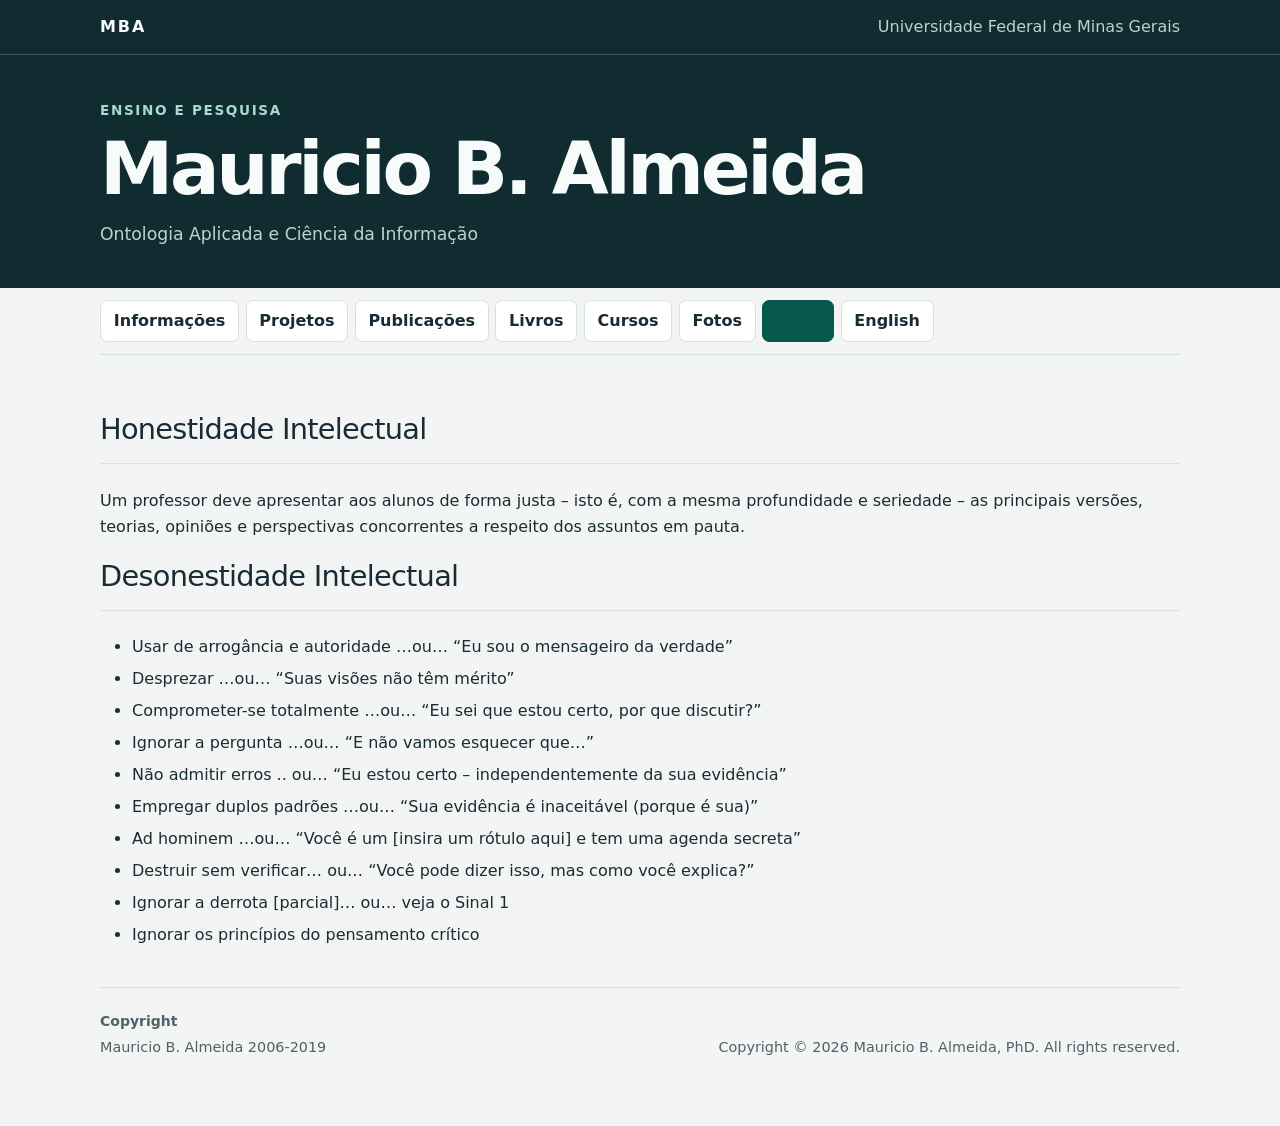
<file: EthicsPage/ethics.html>
<!doctype html>
<html lang="pt-BR">
  <head>
    <meta charset="UTF-8" />
    <meta name="viewport" content="width=device-width, initial-scale=1.0" />
    <title>
      Mauricio B. Almeida, PhD – Universidade Federal de Minas Gerais
    </title>
    <meta
      name="description"
      content="Site oficial do Prof. Dr. Mauricio B. Almeida. Informações sobre ensino, projetos de pesquisa, publicações e cursos na área de Ciência da Informação e Ontologias."
    />
    <meta name="author" content="Mauricio B. Almeida" />
    <meta
      name="keywords"
      content="Mauricio Almeida, UFMG, Ciência da Informação, Ontologia, BFO, Pesquisa"
    />
    <meta
      property="og:title"
      content="Mauricio B. Almeida, PhD – Ensino & Pesquisa"
    />
    <meta
      property="og:description"
      content="Conheça as atividades de ensino, pesquisa e publicações do Prof. Dr. Mauricio B. Almeida da UFMG."
    />
    <meta
      property="og:image"
      content="https://ncor-br.github.io/mba/assets/faviconUFMG-8-300x300.png"
    />
    <meta property="og:url" content="https://ncor-brasil.github.io/mba/" />
    <meta property="og:type" content="website" />
    <link
      rel="icon"
      href="https://ncor-br.github.io/mba/assets/faviconUFMG-8-300x300.png"
      sizes="192x192"
    />
    <link rel="stylesheet" href="../index.css" />
    <link
      rel="stylesheet"
      href="https://fonts.googleapis.com/css2?family=Material+Symbols+Outlined"
    />
    <link rel="stylesheet" href="../site-theme.css" />
  </head>
  <body class="site-layout">
    <header class="site-header"><div class="top"><div class="wrap"><strong>MBA</strong><span>Universidade Federal de Minas Gerais</span></div></div>
<div class="hero wrap"><div class="eyebrow">Ensino e pesquisa</div><h1>Mauricio B. Almeida</h1><p>Ontologia Aplicada e Ciência da Informação</p></div></header>
    <nav class="site-nav wrap" aria-label="Navegação principal">
        <ul class="nav__list">
          <li><a href="../index.html">Informações</a></li>
          <li><a href="../ProjectsPage/projects.html">Projetos</a></li>
          <li>
            <a href="../PublicationsPage/publications.html">Publicações</a>
          </li>
          <li><a href="../BooksPage/books.html">Livros</a></li>
          <li><a href="../CoursesPage/courses.html">Cursos</a></li>
          <li><a href="../PhotosPage/photos.html">Fotos</a></li>
          <li><a href="../EthicsPage/ethics.html" aria-current="page">Ética</a></li>
          <li><a href="../EnglishPage/english.html">English</a></li>
        </ul>
      </nav>

    <main class="main-content">

      <div class="main-content__text">
        <div class="projetos-container">
          <h2 class="projetos-titulo">Honestidade Intelectual</h2>
          <p>
            Um professor deve apresentar aos alunos de forma justa – isto é, com
            a mesma profundidade e seriedade – as principais versões, teorias,
            opiniões e perspectivas concorrentes a respeito dos assuntos em
            pauta.
          </p>

          <h2 class="projetos-titulo">Desonestidade Intelectual</h2>
          <ul>
            <li>
              Usar de arrogância e autoridade …ou… “Eu sou o mensageiro da
              verdade”
            </li>
            <li>Desprezar …ou… “Suas visões não têm mérito”</li>
            <li>
              Comprometer-se totalmente …ou… “Eu sei que estou certo, por que
              discutir?”
            </li>
            <li>Ignorar a pergunta …ou… “E não vamos esquecer que…”</li>
            <li>
              Não admitir erros .. ou… “Eu estou certo – independentemente da
              sua evidência”
            </li>
            <li>
              Empregar duplos padrões …ou… “Sua evidência é inaceitável (porque
              é sua)”
            </li>
            <li>
              Ad hominem …ou… “Você é um [insira um rótulo aqui] e tem uma
              agenda secreta”
            </li>
            <li>
              Destruir sem verificar… ou… “Você pode dizer isso, mas como você
              explica?”
            </li>
            <li>Ignorar a derrota [parcial]… ou… veja o Sinal 1</li>
            <li>Ignorar os princípios do pensamento crítico</li>
          </ul>
        </div>
      </div>

      <footer class="site-footer">
        <div class="footer-left">
          <h4>Copyright</h4>
          <p>Mauricio B. Almeida 2006-2019</p>
        </div>
        <div class="footer-right">
          <p>
            Copyright &copy; 2026 Mauricio B. Almeida, PhD. All rights reserved.
          </p>
        </div>
      </footer>
    </main>

    <script src="../index.js"></script>
  </body>
</html>
</file>
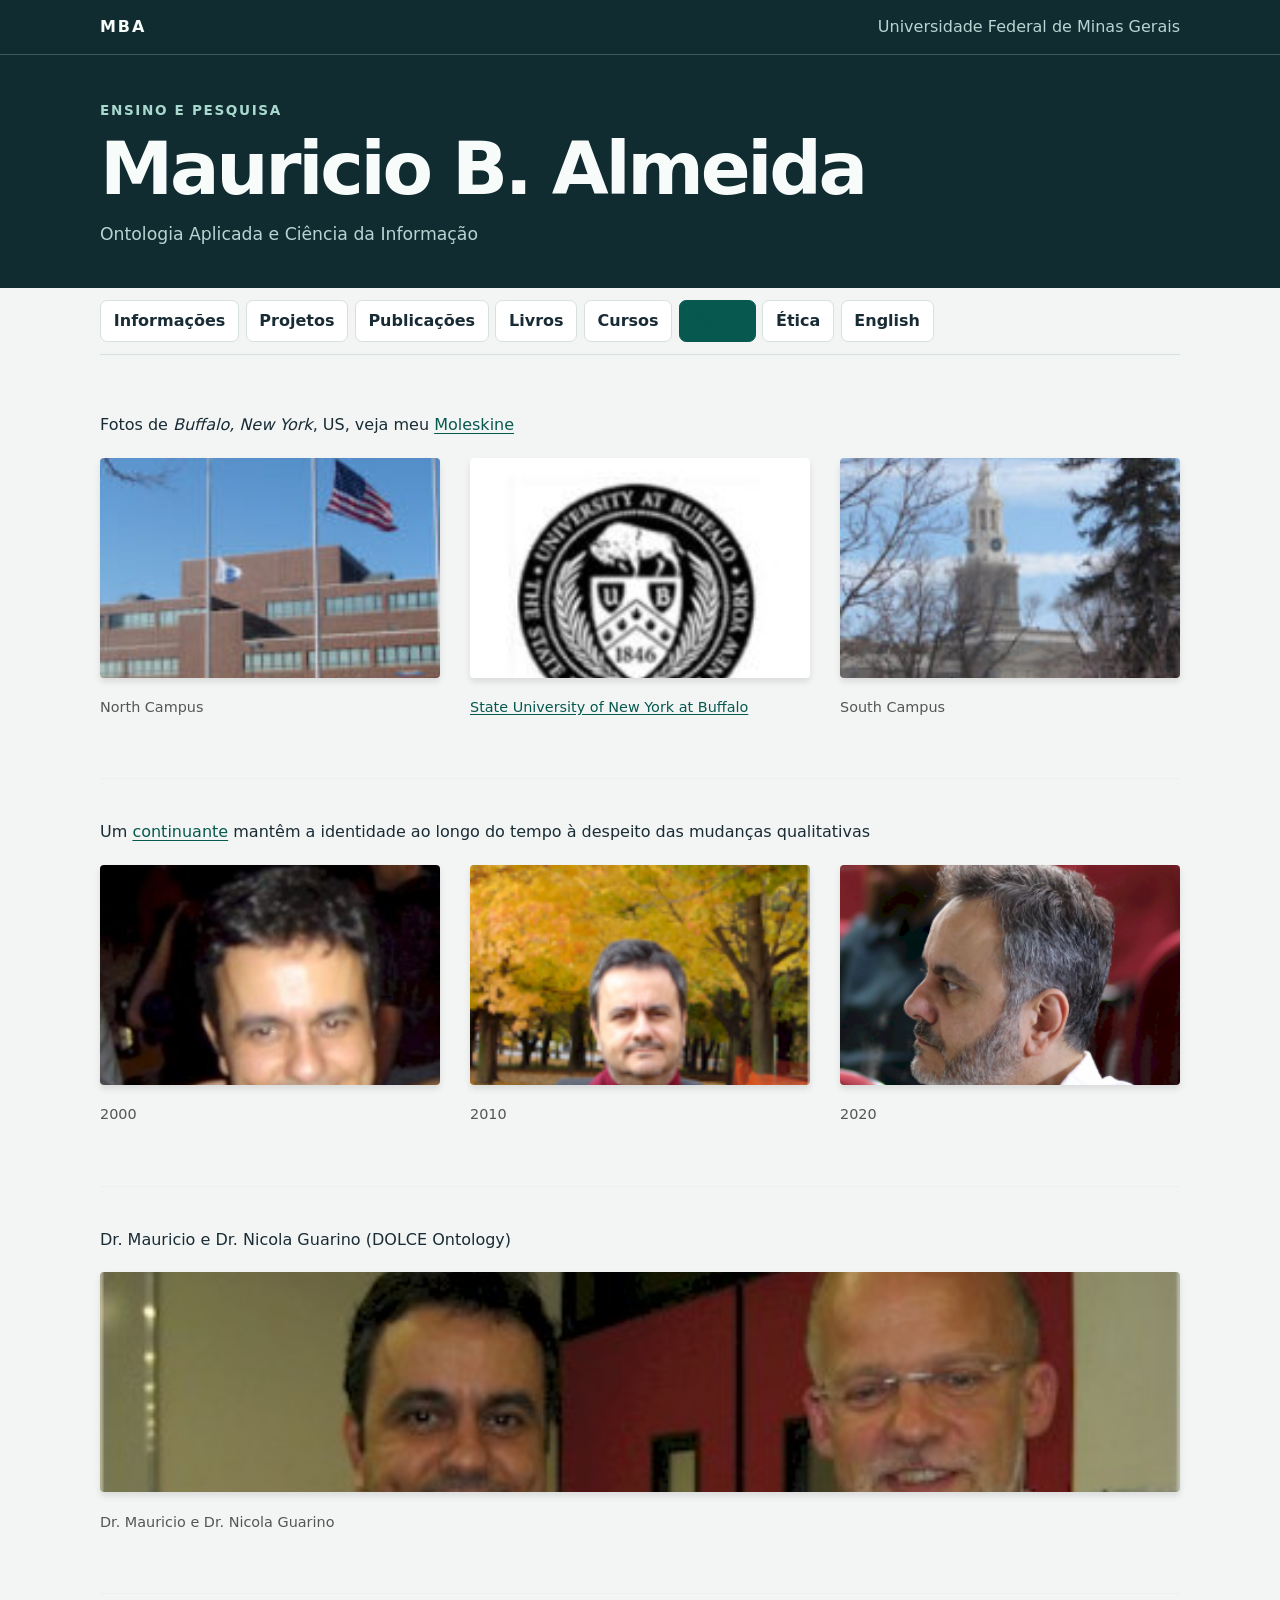
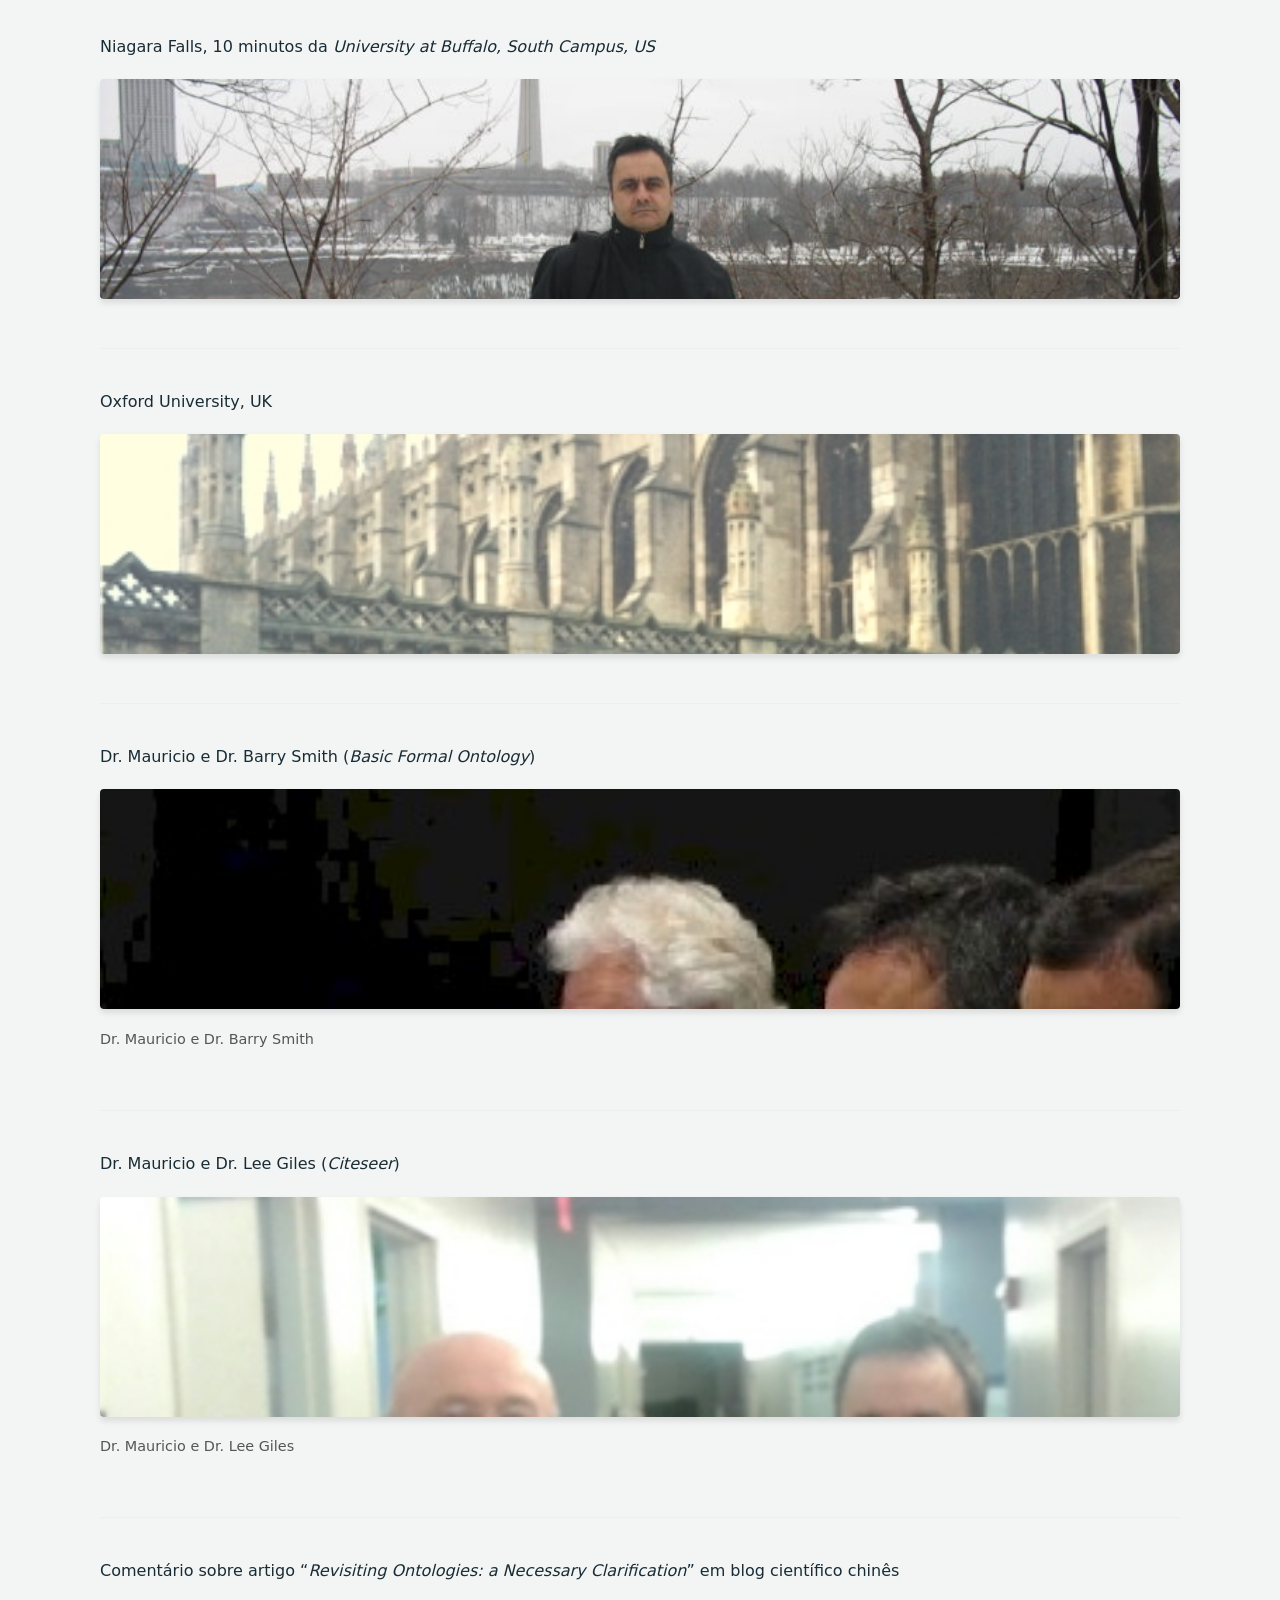
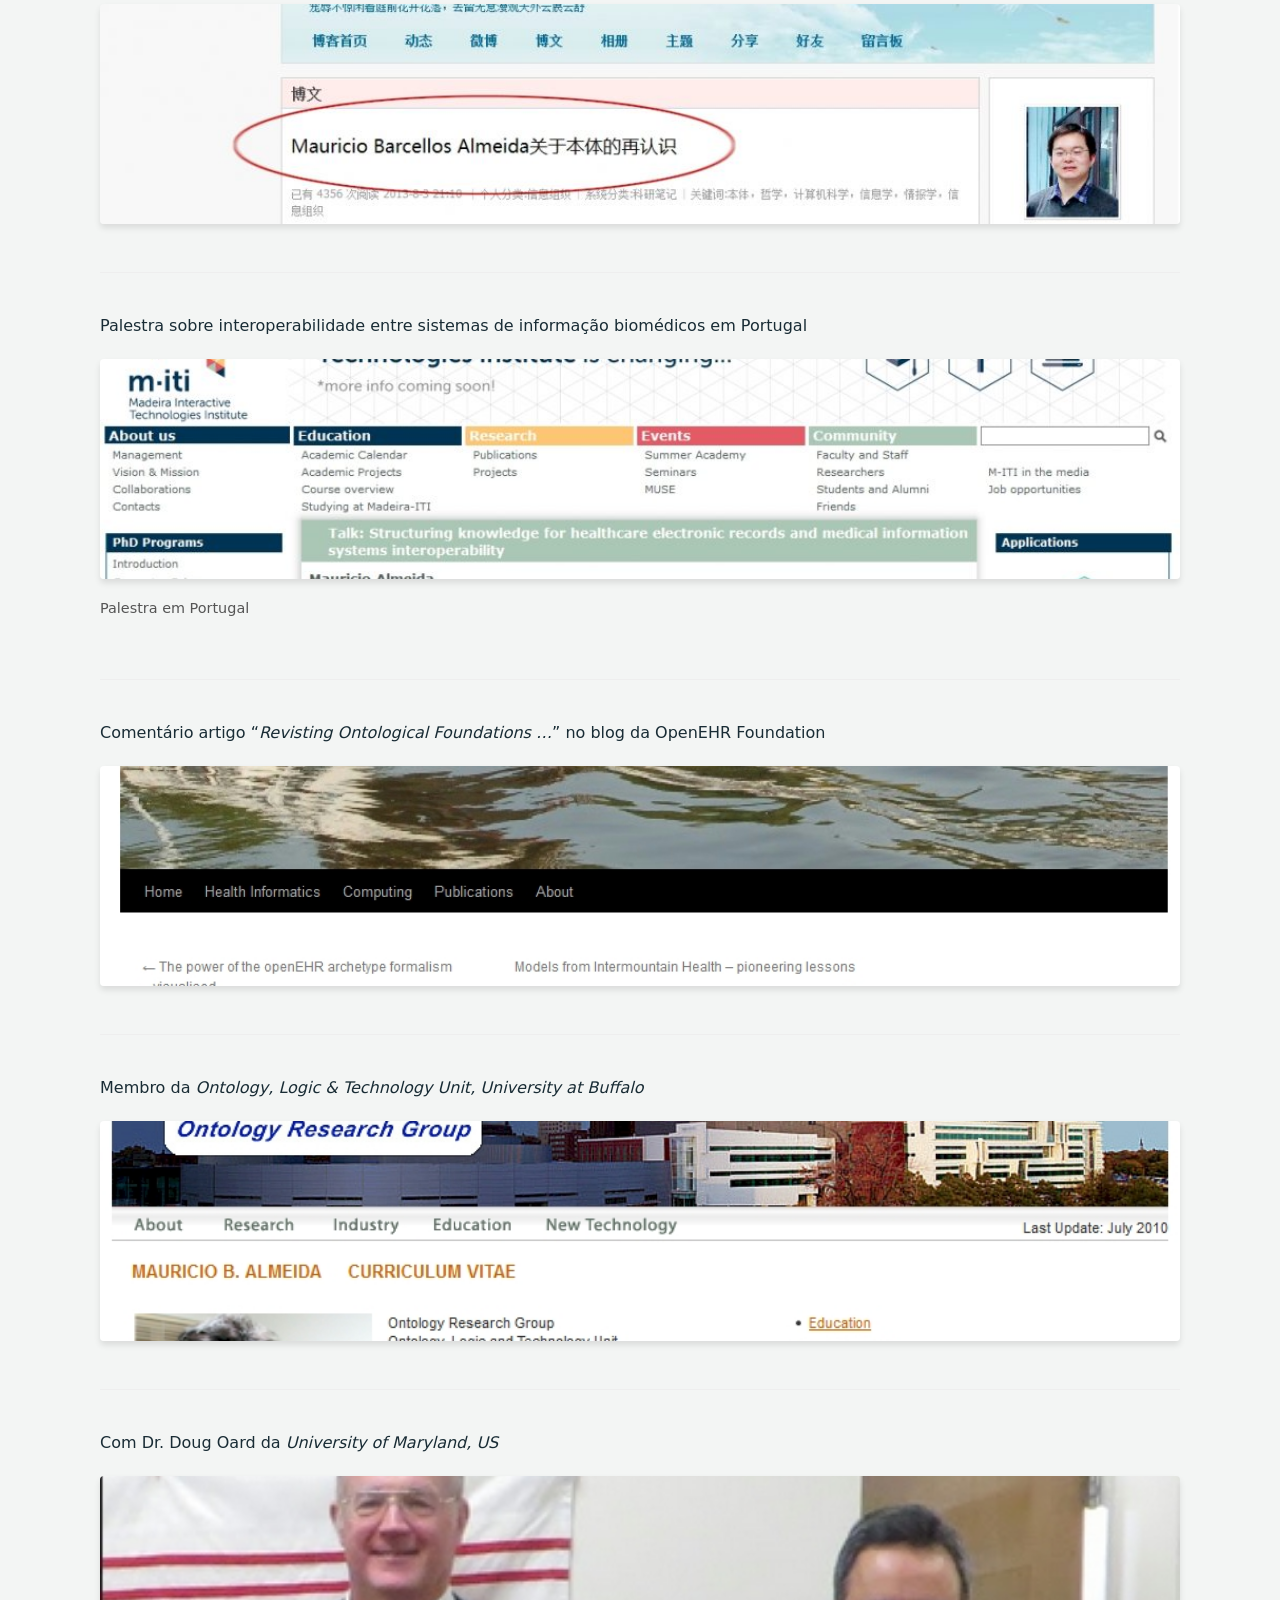
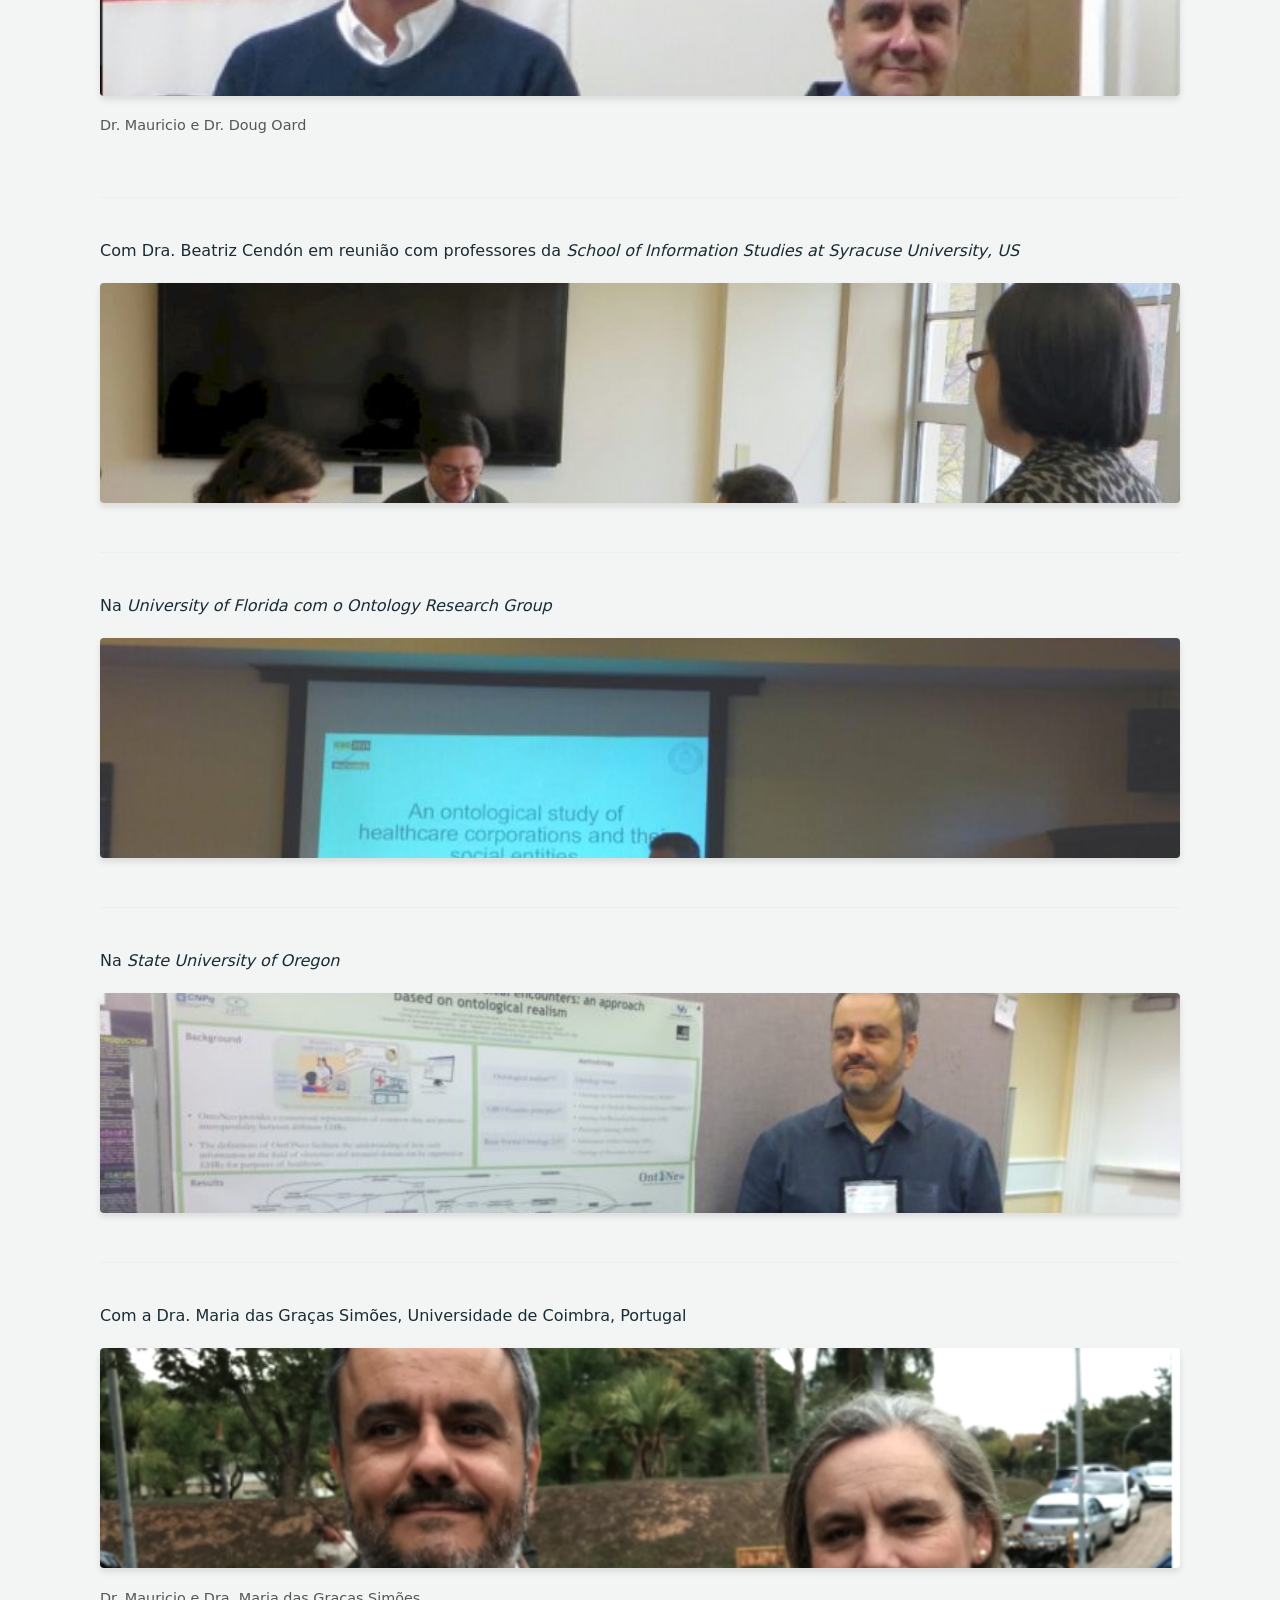
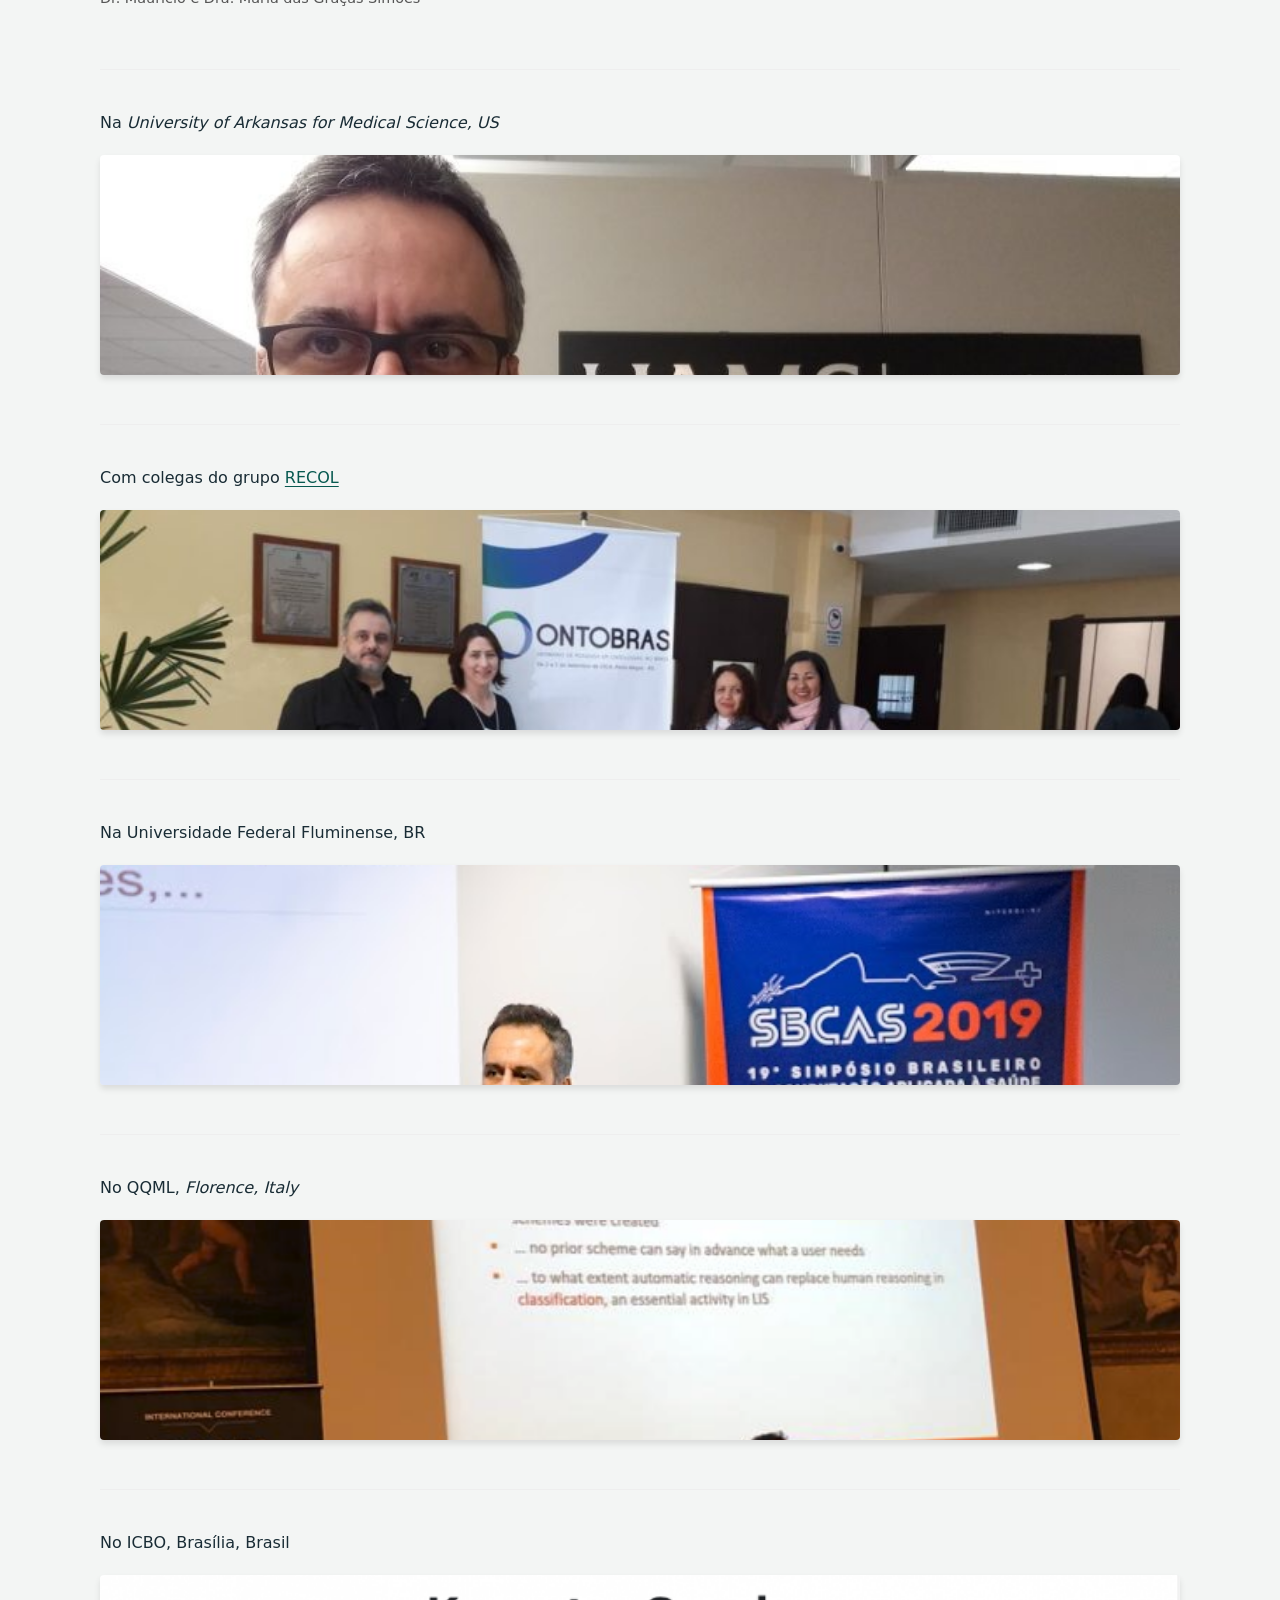
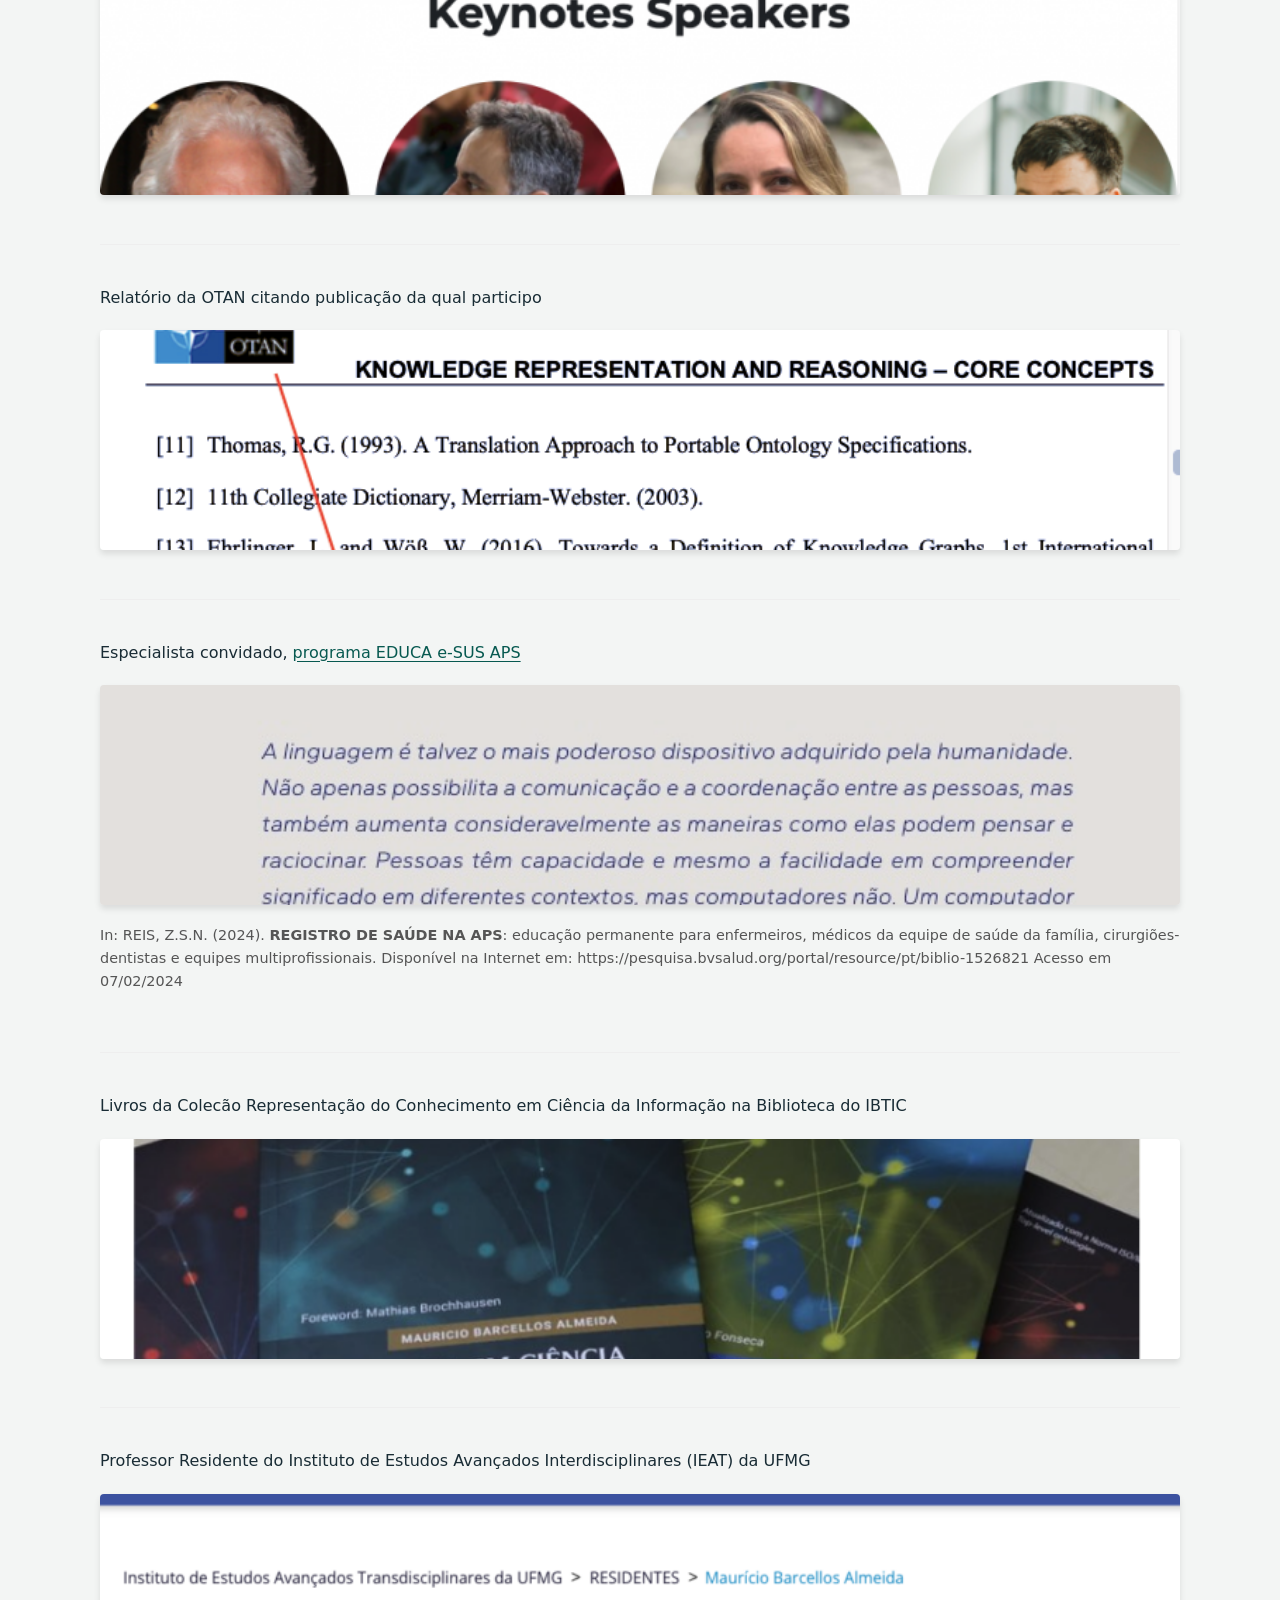
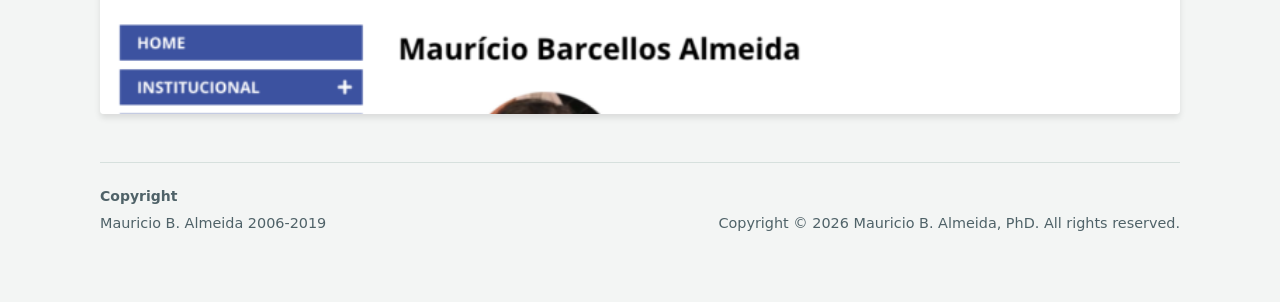
<file: PhotosPage/photos.html>
<!doctype html>
<html lang="pt-BR">
  <head>
    <meta charset="UTF-8" />
    <meta name="viewport" content="width=device-width, initial-scale=1.0" />
    <title>
      Mauricio B. Almeida, PhD – Universidade Federal de Minas Gerais
    </title>
    <meta
      name="description"
      content="Site oficial do Prof. Dr. Mauricio B. Almeida. Informações sobre ensino, projetos de pesquisa, publicações e cursos na área de Ciência da Informação e Ontologias."
    />
    <meta name="author" content="Mauricio B. Almeida" />
    <meta
      name="keywords"
      content="Mauricio Almeida, UFMG, Ciência da Informação, Ontologia, BFO, Pesquisa"
    />
    <meta
      property="og:title"
      content="Mauricio B. Almeida, PhD – Ensino & Pesquisa"
    />
    <meta
      property="og:description"
      content="Conheça as atividades de ensino, pesquisa e publicações do Prof. Dr. Mauricio B. Almeida da UFMG."
    />
    <meta
      property="og:image"
      content="https://ncor-br.github.io/mba/assets/faviconUFMG-8-300x300.png"
    />
    <meta property="og:url" content="https://ncor-brasil.github.io/mba/" />
    <meta property="og:type" content="website" />
    <link
      rel="icon"
      href="https://ncor-br.github.io/mba/assets/faviconUFMG-8-300x300.png"
      sizes="192x192"
    />
    <link rel="stylesheet" href="../index.css" />
    <link rel="stylesheet" href="./styles.css" />
    <link
      rel="stylesheet"
      href="https://fonts.googleapis.com/css2?family=Material+Symbols+Outlined"
    />
    <link rel="stylesheet" href="../site-theme.css" />
  </head>
  <body class="site-layout">
    <header class="site-header"><div class="top"><div class="wrap"><strong>MBA</strong><span>Universidade Federal de Minas Gerais</span></div></div>
<div class="hero wrap"><div class="eyebrow">Ensino e pesquisa</div><h1>Mauricio B. Almeida</h1><p>Ontologia Aplicada e Ciência da Informação</p></div></header>
    <nav class="site-nav wrap" aria-label="Navegação principal">
        <ul class="nav__list">
          <li><a href="../index.html">Informações</a></li>
          <li><a href="../ProjectsPage/projects.html">Projetos</a></li>
          <li>
            <a href="../PublicationsPage/publications.html">Publicações</a>
          </li>
          <li><a href="../BooksPage/books.html">Livros</a></li>
          <li><a href="../CoursesPage/courses.html">Cursos</a></li>
          <li><a href="../PhotosPage/photos.html" aria-current="page">Fotos</a></li>
          <li><a href="../EthicsPage/ethics.html">Ética</a></li>
          <li><a href="../EnglishPage/english.html">English</a></li>
        </ul>
      </nav>

    <main class="main-content">

      <div class="main-content__text">
        <div class="projetos-container">
          <div class="foto-section">
            <p>
              Fotos de <i>Buffalo, New York</i>, US, veja meu
              <a href="#">Moleskine</a>
            </p>

            <div class="foto-grid">
              <div class="foto-item">
                <img
                  src="../assets/north-campus.jpg"
                  alt="North Campus"
                  class="zoom-img"
                />
                <p>North Campus</p>
              </div>
              <div class="foto-item">
                <img
                  src="../assets/state-university.jpg"
                  alt="State University of New York"
                  class="zoom-img"
                />
                <p>
                  <a
                    href="https://www.buffalo.edu/"
                    target="_blank"
                    rel="noopener noreferrer"
                    >State University of New York at Buffalo</a
                  >
                </p>
              </div>
              <div class="foto-item">
                <img
                  src="../assets/south-campus.jpg"
                  alt="South Campus"
                  class="zoom-img"
                />
                <p>South Campus</p>
              </div>
            </div>
          </div>

          <hr class="foto-divisor" />

          <div class="foto-section">
            <p>
              Um
              <a
                href="https://www.rep.routledge.com/articles/thematic/continuants/v-1"
                target="_blank"
                rel="noopener noreferrer"
                >continuante</a
              >
              mantêm a identidade ao longo do tempo à despeito das mudanças
              qualitativas
            </p>

            <div class="foto-grid">
              <div class="foto-item">
                <img
                  src="../assets/prof2000.jpg"
                  alt="Foto 1"
                  class="zoom-img"
                />
                <p>2000</p>
              </div>
              <div class="foto-item">
                <img
                  src="../assets/prof2010.png"
                  alt="Foto 2"
                  class="zoom-img"
                />
                <p>2010</p>
              </div>
              <div class="foto-item">
                <img
                  src="../assets/prof2020.png"
                  alt="Foto 3"
                  class="zoom-img"
                />
                <p>2020</p>
              </div>
            </div>
          </div>

          <hr class="foto-divisor" />

          <div class="foto-section">
            <p>Dr. Mauricio e Dr. Nicola Guarino (DOLCE Ontology)</p>

            <div class="foto-grid">
              <div class="foto-item">
                <img
                  src="../assets/mba_guarino.jpg"
                  alt="MBA Guarino"
                  class="zoom-img"
                />
                <p>Dr. Mauricio e Dr. Nicola Guarino</p>
              </div>
            </div>
          </div>

          <hr class="foto-divisor" />

          <div class="foto-section">
            <p>
              Niagara Falls, 10 minutos da
              <i>University at Buffalo, South Campus, US</i>
            </p>

            <div class="foto-grid">
              <div class="foto-item">
                <img
                  src="../assets/niagarafalls.jpg"
                  alt="Foto Niagara Falls - University at Buffalo, South Campus, US"
                  class="zoom-img"
                />
              </div>
            </div>
          </div>

          <hr class="foto-divisor" />

          <div class="foto-section">
            <p>Oxford University, UK</p>

            <div class="foto-grid">
              <div class="foto-item">
                <img
                  src="../assets/oxford.jpg"
                  alt="Foto Oxford"
                  class="zoom-img"
                />
              </div>
            </div>
          </div>

          <hr class="foto-divisor" />

          <div class="foto-section">
            <p>Dr. Mauricio e Dr. Barry Smith (<i>Basic Formal Ontology</i>)</p>

            <div class="foto-grid">
              <div class="foto-item">
                <img
                  src="../assets/mba_smith.jpg"
                  alt="Foto Dr. Mauricio e Dr. Barry Smith (Basic Formal Ontology)"
                  class="zoom-img"
                />
                <p>Dr. Mauricio e Dr. Barry Smith</p>
              </div>
            </div>
          </div>

          <hr class="foto-divisor" />

          <div class="foto-section">
            <p>Dr. Mauricio e Dr. Lee Giles (<i>Citeseer</i>)</p>

            <div class="foto-grid">
              <div class="foto-item">
                <img
                  src="../assets/mba_leegiles.jpg"
                  alt="Foto Dr. Mauricio e Dr. Lee Giles (Citeseer)"
                  class="zoom-img"
                />
                <p>Dr. Mauricio e Dr. Lee Giles</p>
              </div>
            </div>
          </div>

          <hr class="foto-divisor" />

          <div class="foto-section">
            <p>
              Comentário sobre artigo “<i
                >Revisiting Ontologies: a Necessary Clarification</i
              >” em blog científico chinês
            </p>

            <div class="foto-grid">
              <div class="foto-item">
                <img
                  src="../assets/comentario.jpg"
                  alt="Foto Comentário sobre artigo 'Revisiting Ontologies: a Necessary Clarification' em blog científico chinês"
                  class="zoom-img"
                />
              </div>
            </div>
          </div>

          <hr class="foto-divisor" />

          <div class="foto-section">
            <p>
              Palestra sobre interoperabilidade entre sistemas de informação
              biomédicos em Portugal
            </p>

            <div class="foto-grid">
              <div class="foto-item">
                <img
                  src="../assets/palestraportugal.jpg"
                  alt="Foto Palestra sobre interoperabilidade entre sistemas de informação biomédicos em Portugal"
                  class="zoom-img"
                />
                <p>Palestra em Portugal</p>
              </div>
            </div>
          </div>

          <hr class="foto-divisor" />

          <div class="foto-section">
            <p>
              Comentário artigo “<i>Revisting Ontological Foundations …</i>” no
              blog da OpenEHR Foundation
            </p>

            <div class="foto-grid">
              <div class="foto-item">
                <img
                  src="../assets/comentario2.jpg"
                  alt="Foto Comentário artigo 'Revisting Ontological Foundations …' no blog da OpenEHR Foundation"
                  class="zoom-img"
                />
              </div>
            </div>
          </div>

          <hr class="foto-divisor" />

          <div class="foto-section">
            <p>
              Membro da
              <i>Ontology, Logic & Technology Unit, University at Buffalo</i>
            </p>

            <div class="foto-grid">
              <div class="foto-item">
                <img
                  src="../assets/1-1.jpg"
                  alt="Foto Membro da Ontology, Logic & Technology Unit, University at Buffalo"
                  class="zoom-img"
                />
              </div>
            </div>
          </div>

          <hr class="foto-divisor" />

          <div class="foto-section">
            <p>Com Dr. Doug Oard da <i>University of Maryland, US</i></p>

            <div class="foto-grid">
              <div class="foto-item">
                <img
                  src="../assets/2-1.jpg"
                  alt="Foto com Dr. Doug Oard da University of Maryland, US"
                  class="zoom-img"
                />
                <p>Dr. Mauricio e Dr. Doug Oard</p>
              </div>
            </div>
          </div>

          <hr class="foto-divisor" />

          <div class="foto-section">
            <p>
              Com Dra. Beatriz Cendón em reunião com professores da
              <i>School of Information Studies at Syracuse University, US</i>
            </p>

            <div class="foto-grid">
              <div class="foto-item">
                <img
                  src="../assets/1-2-768x516.jpg"
                  alt="Foto com Dra. Beatriz Cendón em reunião com professores da School of Information Studies at Syracuse University, US"
                  class="zoom-img"
                />
              </div>
            </div>
          </div>

          <hr class="foto-divisor" />

          <div class="foto-section">
            <p>Na <i>University of Florida com o Ontology Research Group</i></p>

            <div class="foto-grid">
              <div class="foto-item">
                <img
                  src="../assets/universityflorida.jpg"
                  alt="Foto na University of Florida com o Ontology Research Group"
                  class="zoom-img"
                />
              </div>
            </div>
          </div>

          <hr class="foto-divisor" />

          <div class="foto-section">
            <p>Na <i>State University of Oregon</i></p>

            <div class="foto-grid">
              <div class="foto-item">
                <img
                  src="../assets/DSC_01421-768x432.jpg"
                  alt="Foto na State University of Oregon"
                  class="zoom-img"
                />
              </div>
            </div>
          </div>

          <hr class="foto-divisor" />

          <div class="foto-section">
            <p>
              Com a Dra. Maria das Graças Simões, Universidade de Coimbra,
              Portugal
            </p>

            <div class="foto-grid">
              <div class="foto-item">
                <img
                  src="../assets/MBA-MDG-768x543.png"
                  alt="Foto com a Dra. Maria das Graças Simões, Universidade de Coimbra, Portugal"
                  class="zoom-img"
                />
                <p>Dr. Mauricio e Dra. Maria das Graças Simões</p>
              </div>
            </div>
          </div>

          <hr class="foto-divisor" />

          <div class="foto-section">
            <p>Na <i>University of Arkansas for Medical Science, US</i></p>

            <div class="foto-grid">
              <div class="foto-item">
                <img
                  src="../assets/universityakansas.jpg"
                  alt="Foto na University of Arkansas for Medical Science, US"
                  class="zoom-img"
                />
              </div>
            </div>
          </div>

          <hr class="foto-divisor" />

          <div class="foto-section">
            <p>
              Com colegas do grupo
              <a
                href="https://recol.eci.ufmg.br/"
                target="_blank"
                rel="noopener noreferrer"
                >RECOL</a
              >
            </p>

            <div class="foto-grid">
              <div class="foto-item">
                <img
                  src="../assets/photo_2021-05-11_20-34-55-768x432.jpg"
                  alt="Foto com colegas do grupo RECOL"
                  class="zoom-img"
                />
              </div>
            </div>
          </div>

          <hr class="foto-divisor" />

          <div class="foto-section">
            <p>Na Universidade Federal Fluminense, BR</p>

            <div class="foto-grid">
              <div class="foto-item">
                <img
                  src="../assets/Dia-1-70.jpg"
                  alt="Foto na Universidade Federal Fluminense, BR"
                  class="zoom-img"
                />
              </div>
            </div>
          </div>

          <hr class="foto-divisor" />

          <div class="foto-section">
            <p>No QQML, <i>Florence, Italy </i></p>

            <div class="foto-grid">
              <div class="foto-item">
                <img
                  src="../assets/Screenshot-2021-10-08-112203.png"
                  alt="Foto no QQML, Florence, Italy"
                  class="zoom-img"
                />
              </div>
            </div>
          </div>

          <hr class="foto-divisor" />

          <div class="foto-section">
            <p>No ICBO, Brasília, Brasil</p>

            <div class="foto-grid">
              <div class="foto-item">
                <img
                  src="../assets/icbo.png"
                  alt="Foto no ICBO, Brasília, Brasil"
                  class="zoom-img"
                />
              </div>
            </div>
          </div>

          <hr class="foto-divisor" />

          <div class="foto-section">
            <p>Relatório da OTAN citando publicação da qual participo</p>

            <div class="foto-grid">
              <div class="foto-item">
                <img
                  src="../assets/natoMBA-1.png"
                  alt="Foto do Relatório da OTAN citando publicação da qual participo"
                  class="zoom-img"
                />
              </div>
            </div>
          </div>

          <hr class="foto-divisor" />

          <div class="foto-section">
            <p>
              Especialista convidado,
              <a
                href="https://pesquisa.bvsalud.org/portal/resource/pt/biblio-1526821"
                target="_blank"
                rel="noopener noreferrer"
                >programa EDUCA e-SUS APS</a
              >
            </p>

            <div class="foto-grid">
              <div class="foto-item">
                <img
                  src="../assets/programaeduca.jpg"
                  alt="Foto do programa EDUCA e-SUS APS"
                  class="zoom-img"
                />
                <p>
                  In: REIS, Z.S.N. (2024). <b>REGISTRO DE SAÚDE NA APS</b>:
                  educação permanente para enfermeiros, médicos da equipe de
                  saúde da família, cirurgiões-dentistas e equipes
                  multiprofissionais. Disponível na Internet em:
                  https://pesquisa.bvsalud.org/portal/resource/pt/biblio-1526821
                  Acesso em 07/02/2024
                </p>
              </div>
            </div>
          </div>

          <hr class="foto-divisor" />

          <div class="foto-section">
            <p>
              Livros da Colecão Representação do Conhecimento em Ciência da
              Informação na Biblioteca do IBTIC
            </p>

            <div class="foto-grid">
              <div class="foto-item">
                <img
                  src="../assets/livros.png"
                  alt="Foto dos livros da Colecão Representação do Conhecimento em Ciência da Informação na Biblioteca do IBTIC"
                  class="zoom-img"
                />
              </div>
            </div>
          </div>

          <hr class="foto-divisor" />

          <div class="foto-section">
            <p>
              Professor Residente do Instituto de Estudos Avançados
              Interdisciplinares (IEAT) da UFMG
            </p>

            <div class="foto-grid">
              <div class="foto-item">
                <img
                  src="../assets/drmauricio.png"
                  alt="Foto do Professor Residente do Instituto de Estudos Avançados Interdisciplinares (IEAT) da UFMG"
                  class="zoom-img"
                />
              </div>
            </div>
          </div>
        </div>
      </div>

      <div id="meuLightbox" class="lightbox" onclick="fecharLightbox()">
        <span class="lightbox-close">&times;</span>
        <img class="lightbox-content" id="img-ampliada" />
      </div>

      <footer class="site-footer">
        <div class="footer-left">
          <h4>Copyright</h4>
          <p>Mauricio B. Almeida 2006-2019</p>
        </div>
        <div class="footer-right">
          <p>
            Copyright &copy; 2026 Mauricio B. Almeida, PhD. All rights reserved.
          </p>
        </div>
      </footer>
    </main>

    <script src="../index.js"></script>
  </body>
</html>
</file>
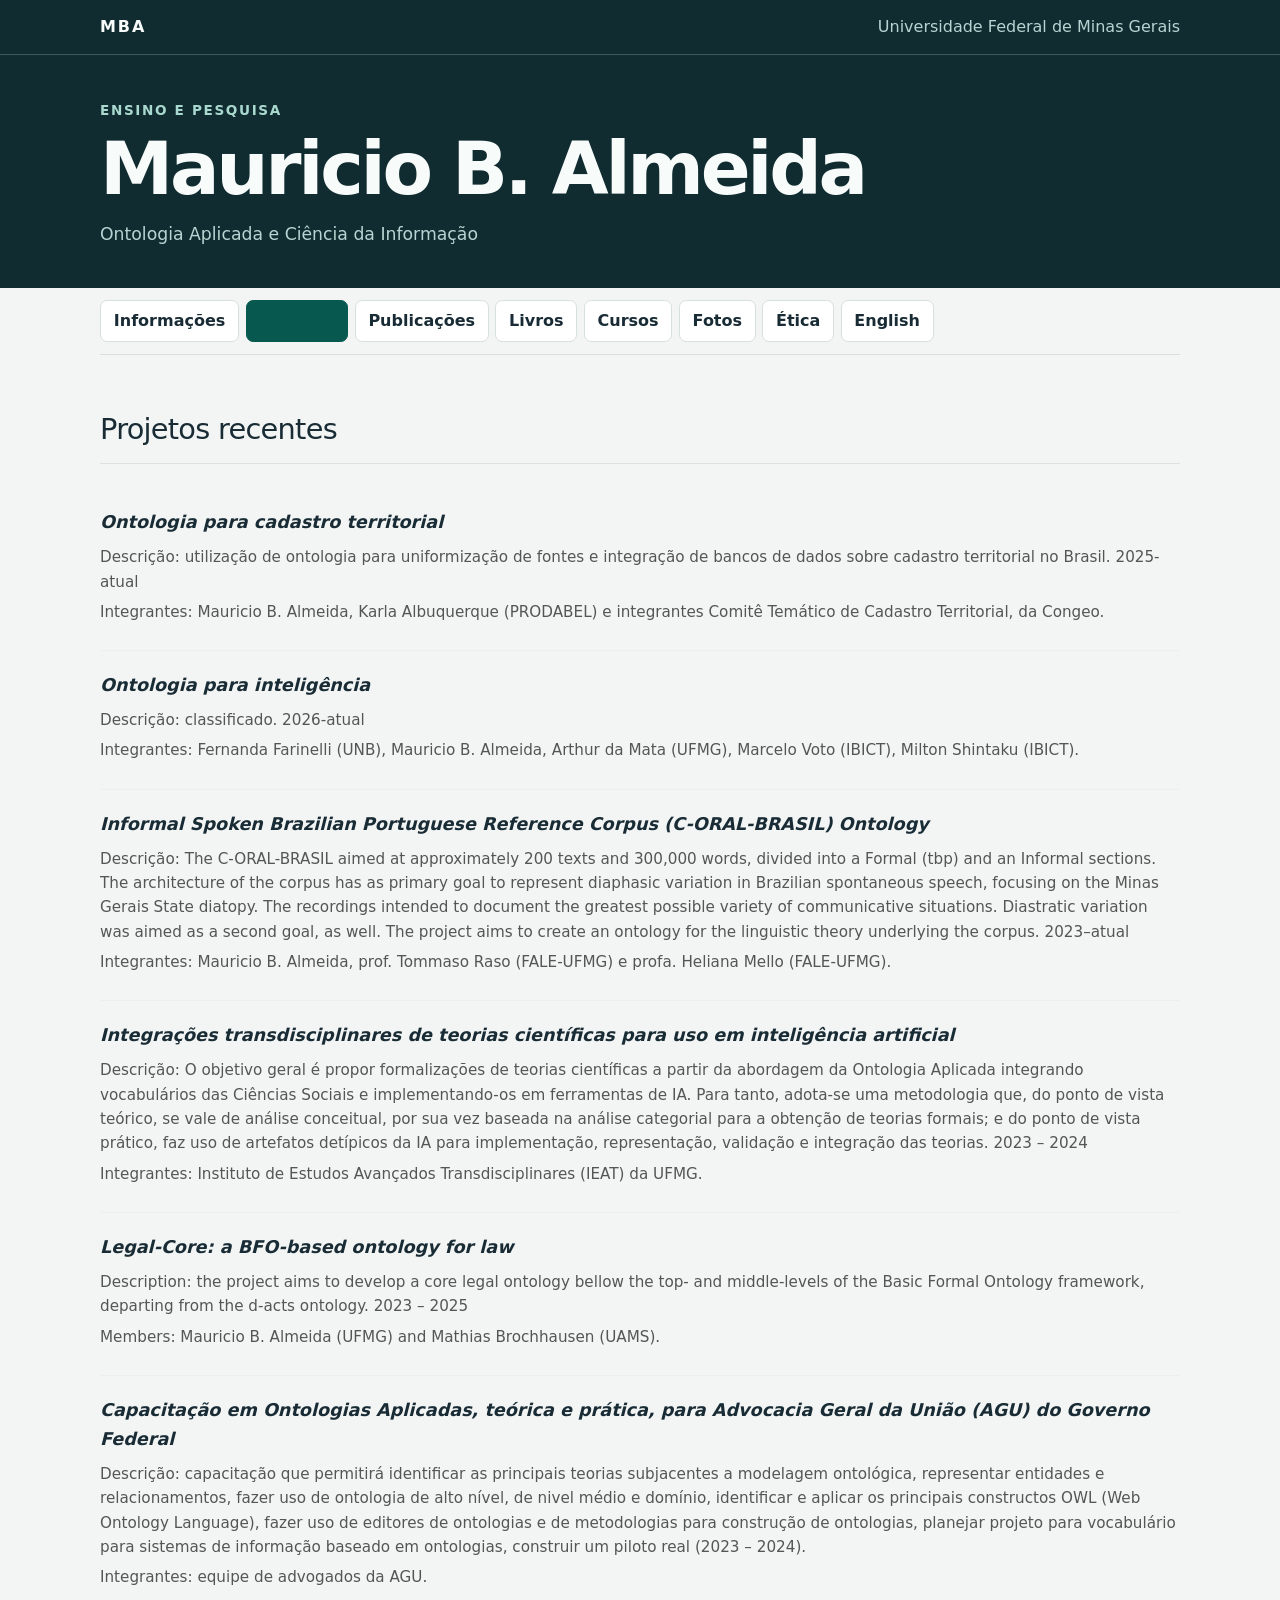
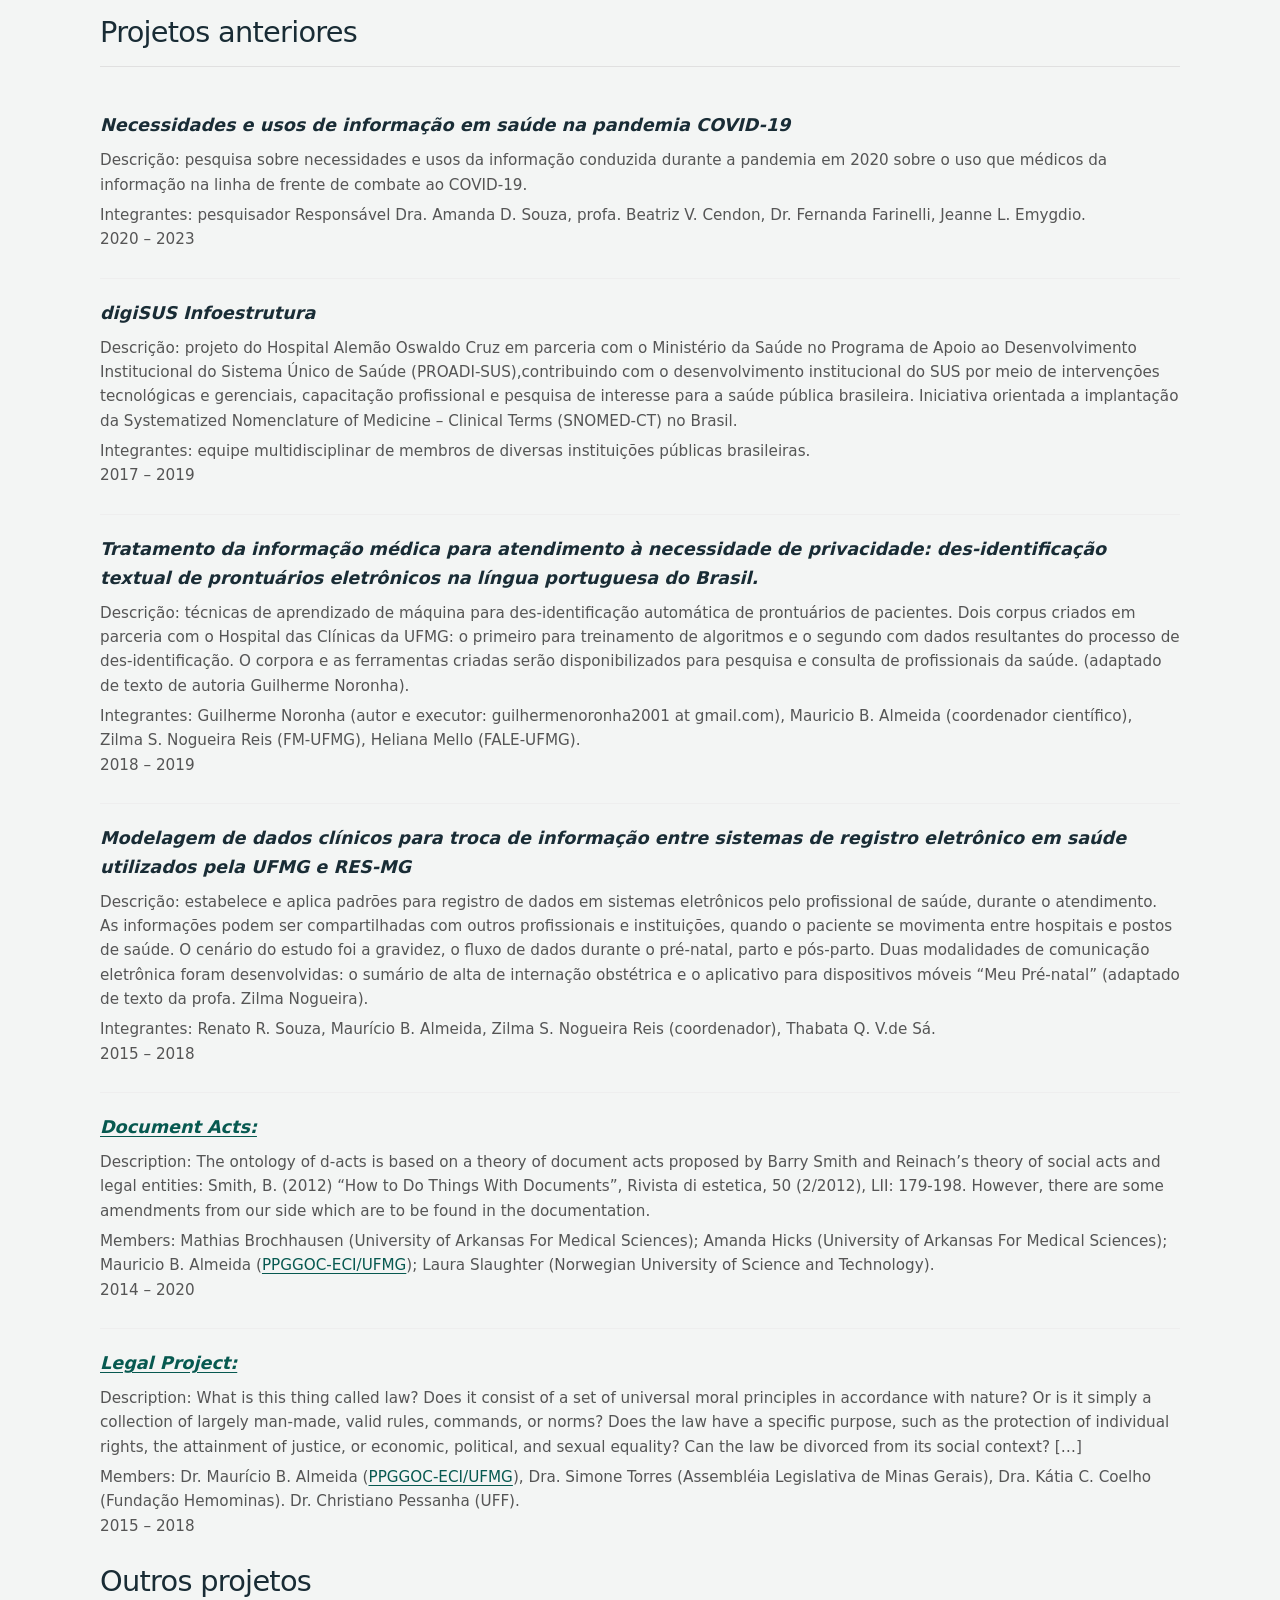
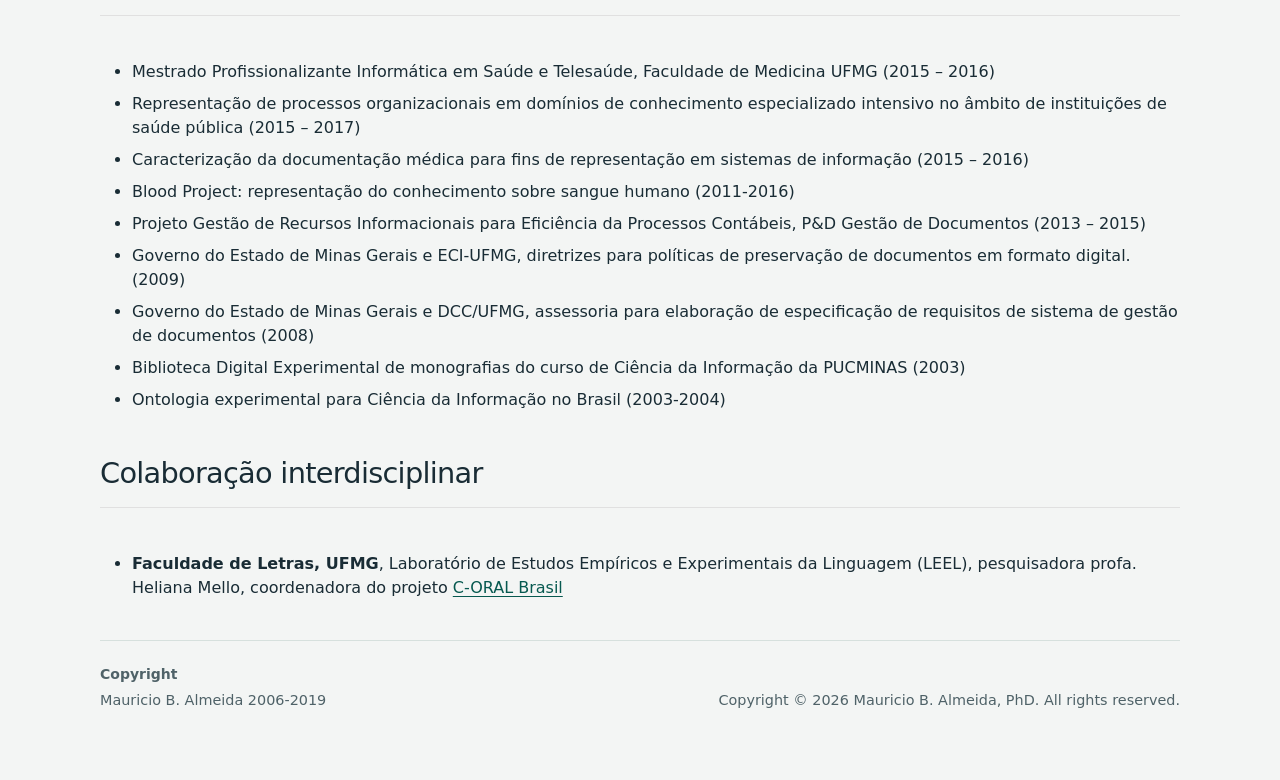
<file: ProjectsPage/projects.html>
<!doctype html>
<html lang="pt-BR">
  <head>
    <meta charset="UTF-8" />
    <meta name="viewport" content="width=device-width, initial-scale=1.0" />
    <title>
      Mauricio B. Almeida, PhD – Universidade Federal de Minas Gerais
    </title>
    <meta
      name="description"
      content="Site oficial do Prof. Dr. Mauricio B. Almeida. Informações sobre ensino, projetos de pesquisa, publicações e cursos na área de Ciência da Informação e Ontologias."
    />
    <meta name="author" content="Mauricio B. Almeida" />
    <meta
      name="keywords"
      content="Mauricio Almeida, UFMG, Ciência da Informação, Ontologia, BFO, Pesquisa"
    />
    <meta
      property="og:title"
      content="Mauricio B. Almeida, PhD – Ensino & Pesquisa"
    />
    <meta
      property="og:description"
      content="Conheça as atividades de ensino, pesquisa e publicações do Prof. Dr. Mauricio B. Almeida da UFMG."
    />
    <meta
      property="og:image"
      content="https://ncor-br.github.io/mba/assets/faviconUFMG-8-300x300.png"
    />
    <meta property="og:url" content="https://ncor-brasil.github.io/mba/" />
    <meta property="og:type" content="website" />
    <link
      rel="icon"
      href="https://ncor-br.github.io/mba/assets/faviconUFMG-8-300x300.png"
      sizes="192x192"
    />
    <link rel="stylesheet" href="../index.css" />
    <link rel="stylesheet" href="./styles.css" />
    <link
      rel="stylesheet"
      href="https://fonts.googleapis.com/css2?family=Material+Symbols+Outlined"
    />
    <link rel="stylesheet" href="../site-theme.css" />
  </head>
  <body class="site-layout">
    <header class="site-header"><div class="top"><div class="wrap"><strong>MBA</strong><span>Universidade Federal de Minas Gerais</span></div></div>
<div class="hero wrap"><div class="eyebrow">Ensino e pesquisa</div><h1>Mauricio B. Almeida</h1><p>Ontologia Aplicada e Ciência da Informação</p></div></header>
    <nav class="site-nav wrap" aria-label="Navegação principal">
        <ul class="nav__list">
          <li><a href="../index.html">Informações</a></li>
          <li><a href="../ProjectsPage/projects.html" aria-current="page">Projetos</a></li>
          <li>
            <a href="../PublicationsPage/publications.html">Publicações</a>
          </li>
          <li><a href="../BooksPage/books.html">Livros</a></li>
          <li><a href="../CoursesPage/courses.html">Cursos</a></li>
          <li><a href="../PhotosPage/photos.html">Fotos</a></li>
          <li><a href="../EthicsPage/ethics.html">Ética</a></li>
          <li><a href="../EnglishPage/english.html">English</a></li>
        </ul>
      </nav>

    <main class="main-content">

      <div class="main-content__text">
        <div class="projetos-container">
          <h2 class="projetos-titulo">Projetos recentes</h2>

          <div class="projeto-item">
            <h4>Ontologia para cadastro territorial</h4>
            <p>
              Descrição: utilização de ontologia para uniformização de fontes e
              integração de bancos de dados sobre cadastro territorial no
              Brasil. 2025-atual
            </p>
            <p>
              Integrantes: Mauricio B. Almeida, Karla Albuquerque (PRODABEL) e
              integrantes Comitê Temático de Cadastro Territorial, da Congeo.
            </p>
          </div>

          <div class="projeto-item">
            <h4>Ontologia para inteligência</h4>
            <p>Descrição: classificado. 2026-atual</p>
            <p>
              Integrantes: Fernanda Farinelli (UNB), Mauricio B. Almeida, Arthur
              da Mata (UFMG), Marcelo Voto (IBICT), Milton Shintaku (IBICT).
            </p>
          </div>

          <div class="projeto-item">
            <h4>
              Informal Spoken Brazilian Portuguese Reference Corpus
              (C-ORAL-BRASIL) Ontology
            </h4>
            <p>
              Descrição: The C-ORAL-BRASIL aimed at approximately 200 texts and
              300,000 words, divided into a Formal (tbp) and an Informal
              sections. The architecture of the corpus has as primary goal to
              represent diaphasic variation in Brazilian spontaneous speech,
              focusing on the Minas Gerais State diatopy. The recordings
              intended to document the greatest possible variety of
              communicative situations. Diastratic variation was aimed as a
              second goal, as well. The project aims to create an ontology for
              the linguistic theory underlying the corpus. 2023–atual
            </p>
            <p>
              Integrantes: Mauricio B. Almeida, prof. Tommaso Raso (FALE-UFMG) e
              profa. Heliana Mello (FALE-UFMG).
            </p>
          </div>

          <div class="projeto-item">
            <h4>
              Integrações transdisciplinares de teorias científicas para uso em
              inteligência artificial
            </h4>
            <p>
              Descrição: O objetivo geral é propor formalizações de teorias
              científicas a partir da abordagem da Ontologia Aplicada integrando
              vocabulários das Ciências Sociais e implementando-os em
              ferramentas de IA. Para tanto, adota-se uma metodologia que, do
              ponto de vista teórico, se vale de análise conceitual, por sua vez
              baseada na análise categorial para a obtenção de teorias formais;
              e do ponto de vista prático, faz uso de artefatos detípicos da IA
              para implementação, representação, validação e integração das
              teorias. 2023 – 2024
            </p>
            <p>
              Integrantes: Instituto de Estudos Avançados Transdisciplinares
              (IEAT) da UFMG.
            </p>
          </div>

          <div class="projeto-item">
            <h4>Legal-Core: a BFO-based ontology for law</h4>
            <p>
              Description: the project aims to develop a core legal ontology
              bellow the top- and middle-levels of the Basic Formal Ontology
              framework, departing from the d-acts ontology. 2023 – 2025
            </p>
            <p>
              Members: Mauricio B. Almeida (UFMG) and Mathias Brochhausen
              (UAMS).
            </p>
          </div>

          <div class="projeto-item" style="border: none">
            <h4>
              Capacitação em Ontologias Aplicadas, teórica e prática, para
              Advocacia Geral da União (AGU) do Governo Federal
            </h4>
            <p>
              Descrição: capacitação que permitirá identificar as principais
              teorias subjacentes a modelagem ontológica, representar entidades
              e relacionamentos, fazer uso de ontologia de alto nível, de nivel
              médio e domínio, identificar e aplicar os principais constructos
              OWL (Web Ontology Language), fazer uso de editores de ontologias e
              de metodologias para construção de ontologias, planejar projeto
              para vocabulário para sistemas de informação baseado em
              ontologias, construir um piloto real (2023 – 2024).
            </p>
            <p>Integrantes: equipe de advogados da AGU.</p>
          </div>

          <h2 class="projetos-titulo">Projetos anteriores</h2>

          <div class="projeto-item">
            <h4>
              Necessidades e usos de informação em saúde na pandemia COVID-19
            </h4>
            <p>
              Descrição: pesquisa sobre necessidades e usos da informação
              conduzida durante a pandemia em 2020 sobre o uso que médicos da
              informação na linha de frente de combate ao COVID-19.
            </p>
            <p>
              Integrantes: pesquisador Responsável Dra. Amanda D. Souza, profa.
              Beatriz V. Cendon, Dr. Fernanda Farinelli, Jeanne L. Emygdio.
              <br />
              2020 – 2023
            </p>
          </div>

          <div class="projeto-item">
            <h4>digiSUS Infoestrutura</h4>
            <p>
              Descrição: projeto do Hospital Alemão Oswaldo Cruz em parceria com
              o Ministério da Saúde no Programa de Apoio ao Desenvolvimento
              Institucional do Sistema Único de Saúde (PROADI-SUS),contribuindo
              com o desenvolvimento institucional do SUS por meio de
              intervenções tecnológicas e gerenciais, capacitação profissional e
              pesquisa de interesse para a saúde pública brasileira. Iniciativa
              orientada a implantação da Systematized Nomenclature of Medicine –
              Clinical Terms (SNOMED-CT) no Brasil.
            </p>
            <p>
              Integrantes: equipe multidisciplinar de membros de diversas
              instituições públicas brasileiras.
              <br />2017 – 2019
            </p>
          </div>

          <div class="projeto-item">
            <h4>
              Tratamento da informação médica para atendimento à necessidade de
              privacidade: des-identificação textual de prontuários eletrônicos
              na língua portuguesa do Brasil.
            </h4>
            <p>
              Descrição: técnicas de aprendizado de máquina para
              des-identificação automática de prontuários de pacientes. Dois
              corpus criados em parceria com o Hospital das Clínicas da UFMG: o
              primeiro para treinamento de algoritmos e o segundo com dados
              resultantes do processo de des-identificação. O corpora e as
              ferramentas criadas serão disponibilizados para pesquisa e
              consulta de profissionais da saúde. (adaptado de texto de autoria
              Guilherme Noronha).
            </p>
            <p>
              Integrantes: Guilherme Noronha (autor e executor:
              guilhermenoronha2001 at gmail.com), Mauricio B. Almeida
              (coordenador científico), Zilma S. Nogueira Reis (FM-UFMG),
              Heliana Mello (FALE-UFMG).
              <br />2018 – 2019
            </p>
          </div>

          <div class="projeto-item">
            <h4>
              Modelagem de dados clínicos para troca de informação entre
              sistemas de registro eletrônico em saúde utilizados pela UFMG e
              RES-MG
            </h4>
            <p>
              Descrição: estabelece e aplica padrões para registro de dados em
              sistemas eletrônicos pelo profissional de saúde, durante o
              atendimento. As informações podem ser compartilhadas com outros
              profissionais e instituições, quando o paciente se movimenta entre
              hospitais e postos de saúde. O cenário do estudo foi a gravidez, o
              fluxo de dados durante o pré-natal, parto e pós-parto. Duas
              modalidades de comunicação eletrônica foram desenvolvidas: o
              sumário de alta de internação obstétrica e o aplicativo para
              dispositivos móveis “Meu Pré-natal” (adaptado de texto da profa.
              Zilma Nogueira).
            </p>
            <p>
              Integrantes: Renato R. Souza, Maurício B. Almeida, Zilma S.
              Nogueira Reis (coordenador), Thabata Q. V.de Sá.
              <br />2015 – 2018
            </p>
          </div>

          <div class="projeto-item">
            <h4>
              <a
                href="https://ontobee.org/ontology/d-acts"
                target="_blank"
                rel="noopener noreferrer"
              >
                Document Acts:
              </a>
            </h4>
            <p>
              Description: The ontology of d-acts is based on a theory of
              document acts proposed by Barry Smith and Reinach’s theory of
              social acts and legal entities: Smith, B. (2012) “How to Do Things
              With Documents”, Rivista di estetica, 50 (2/2012), LII: 179-198.
              However, there are some amendments from our side which are to be
              found in the documentation.
            </p>
            <p>
              Members: Mathias Brochhausen (University of Arkansas For Medical
              Sciences); Amanda Hicks (University of Arkansas For Medical
              Sciences); Mauricio B. Almeida (<a
                href="https://ppggoc.eci.ufmg.br/"
                target="_blank"
                rel="noopener noreferrer"
                >PPGGOC-ECI/UFMG</a
              >); Laura Slaughter (Norwegian University of Science and
              Technology). <br />2014 – 2020
            </p>
          </div>

          <div class="projeto-item" style="border: none">
            <h4>
              <a
                href="https://mba.eci.ufmg.br/legal/"
                target="_blank"
                rel="noopener noreferrer"
              >
                Legal Project:
              </a>
            </h4>
            <p>
              Description: What is this thing called law? Does it consist of a
              set of universal moral principles in accordance with nature? Or is
              it simply a collection of largely man-made, valid rules, commands,
              or norms? Does the law have a specific purpose, such as the
              protection of individual rights, the attainment of justice, or
              economic, political, and sexual equality? Can the law be divorced
              from its social context? […]
            </p>
            <p>
              Members: Dr. Maurício B. Almeida (<a
                href="https://ppggoc.eci.ufmg.br/"
                target="_blank"
                rel="noopener noreferrer"
                >PPGGOC-ECI/UFMG</a
              >), Dra. Simone Torres (Assembléia Legislativa de Minas Gerais),
              Dra. Kátia C. Coelho (Fundação Hemominas). Dr. Christiano Pessanha
              (UFF). <br />2015 – 2018
            </p>
          </div>

          <h2 class="projetos-titulo">Outros projetos</h2>
          <div class="projeto-item" style="border: none">
            <ul>
              <li>
                Mestrado Profissionalizante Informática em Saúde e Telesaúde,
                Faculdade de Medicina UFMG (2015 – 2016)
              </li>
              <li>
                Representação de processos organizacionais em domínios de
                conhecimento especializado intensivo no âmbito de instituições
                de saúde pública (2015 – 2017)
              </li>
              <li>
                Caracterização da documentação médica para fins de representação
                em sistemas de informação (2015 – 2016)
              </li>
              <li>
                Blood Project: representação do conhecimento sobre sangue humano
                (2011-2016)
              </li>
              <li>
                Projeto Gestão de Recursos Informacionais para Eficiência da
                Processos Contábeis, P&D Gestão de Documentos (2013 – 2015)
              </li>
              <li>
                Governo do Estado de Minas Gerais e ECI-UFMG, diretrizes para
                polí­ticas de preservação de documentos em formato digital.
                (2009)
              </li>
              <li>
                Governo do Estado de Minas Gerais e DCC/UFMG, assessoria para
                elaboração de especificação de requisitos de sistema de gestão
                de documentos (2008)
              </li>
              <li>
                Biblioteca Digital Experimental de monografias do curso de
                Ciência da Informação da PUCMINAS (2003)
              </li>
              <li>
                Ontologia experimental para Ciência da Informação no Brasil
                (2003-2004)
              </li>
            </ul>
          </div>

          <h2 class="projetos-titulo">Colaboração interdisciplinar</h2>
          <div class="projeto-item">
            <ul>
              <li>
                <b>Faculdade de Letras, UFMG</b>, Laboratório de Estudos
                Empí­ricos e Experimentais da Linguagem (LEEL), pesquisadora
                profa. Heliana Mello, coordenadora do projeto
                <a
                  href="https://c-oral-brasil.org/"
                  target="_blank"
                  rel="noopener noreferrer"
                >
                  C-ORAL Brasil
                </a>
              </li>
            </ul>
          </div>
        </div>
      </div>

      <footer class="site-footer">
        <div class="footer-left">
          <h4>Copyright</h4>
          <p>Mauricio B. Almeida 2006-2019</p>
        </div>
        <div class="footer-right">
          <p>
            Copyright &copy; 2026 Mauricio B. Almeida, PhD. All rights reserved.
          </p>
        </div>
      </footer>
    </main>

    <script src="../index.js"></script>
  </body>
</html>
</file>
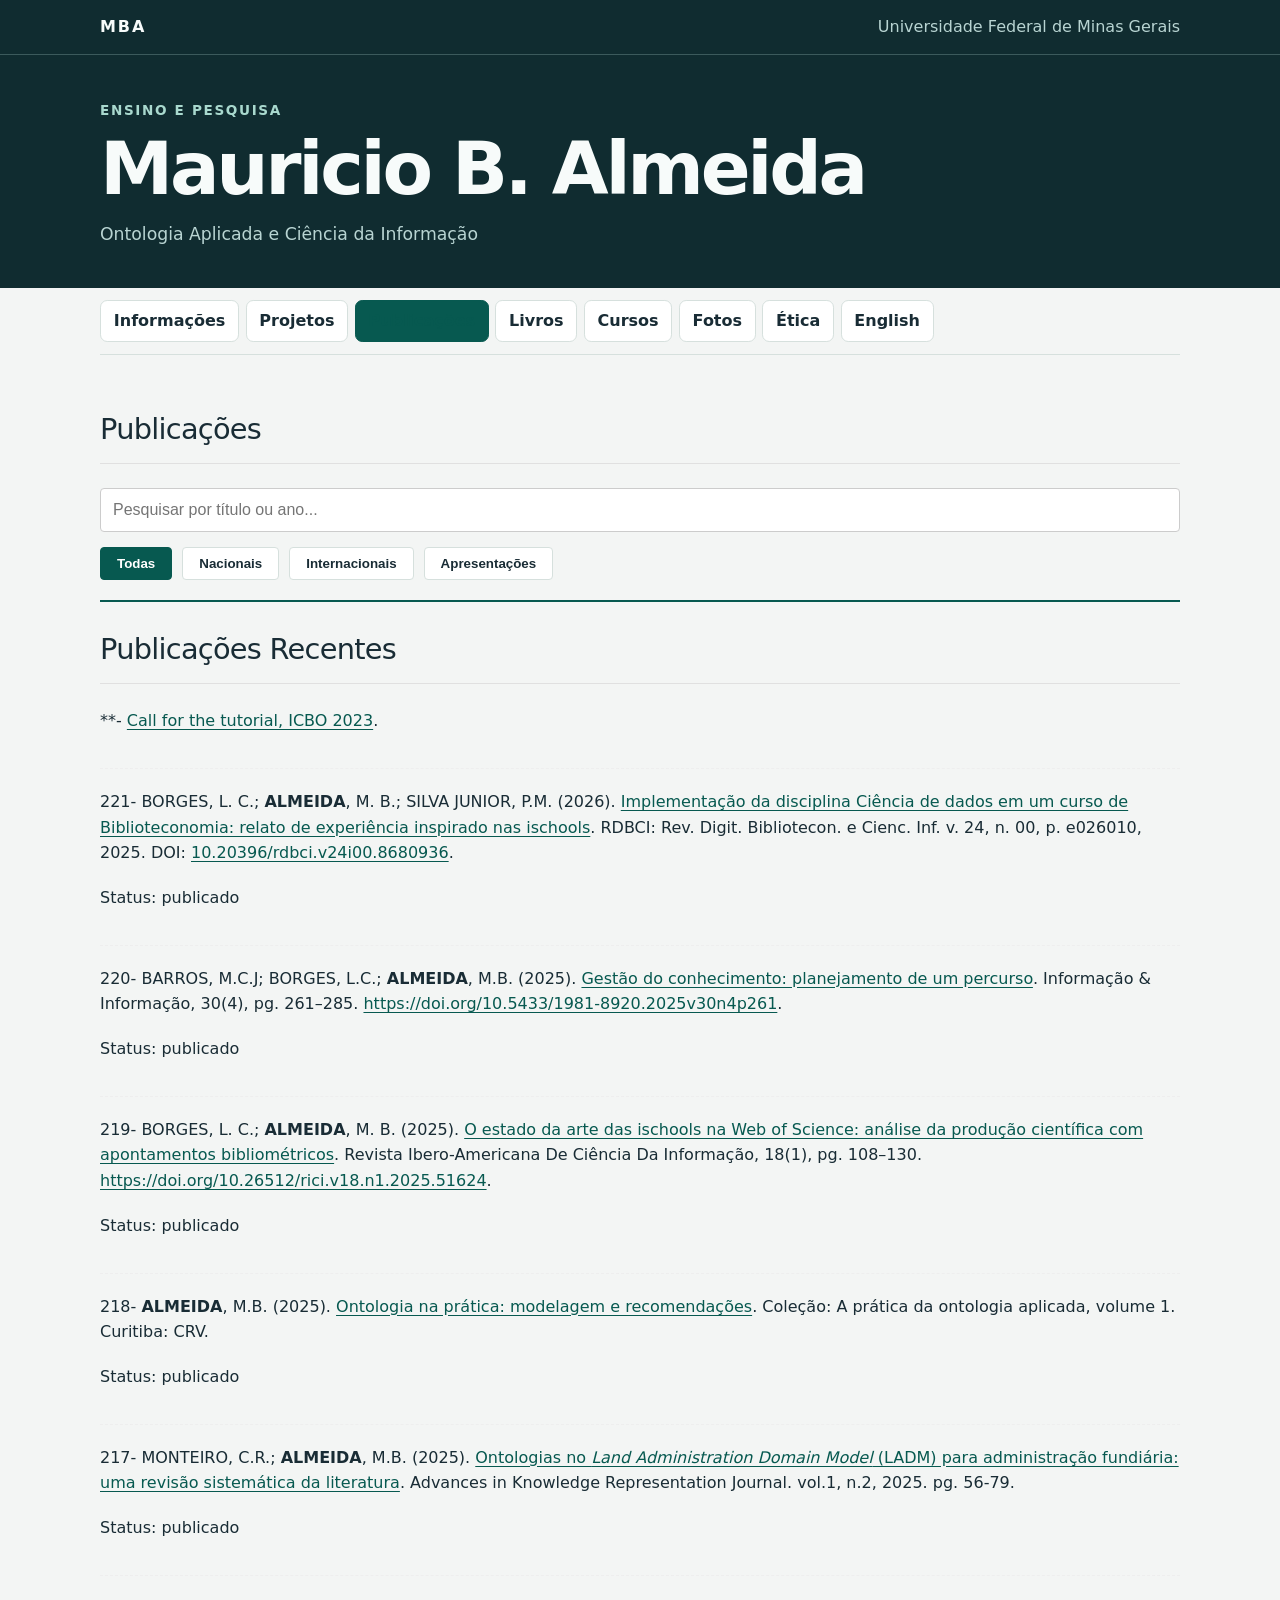
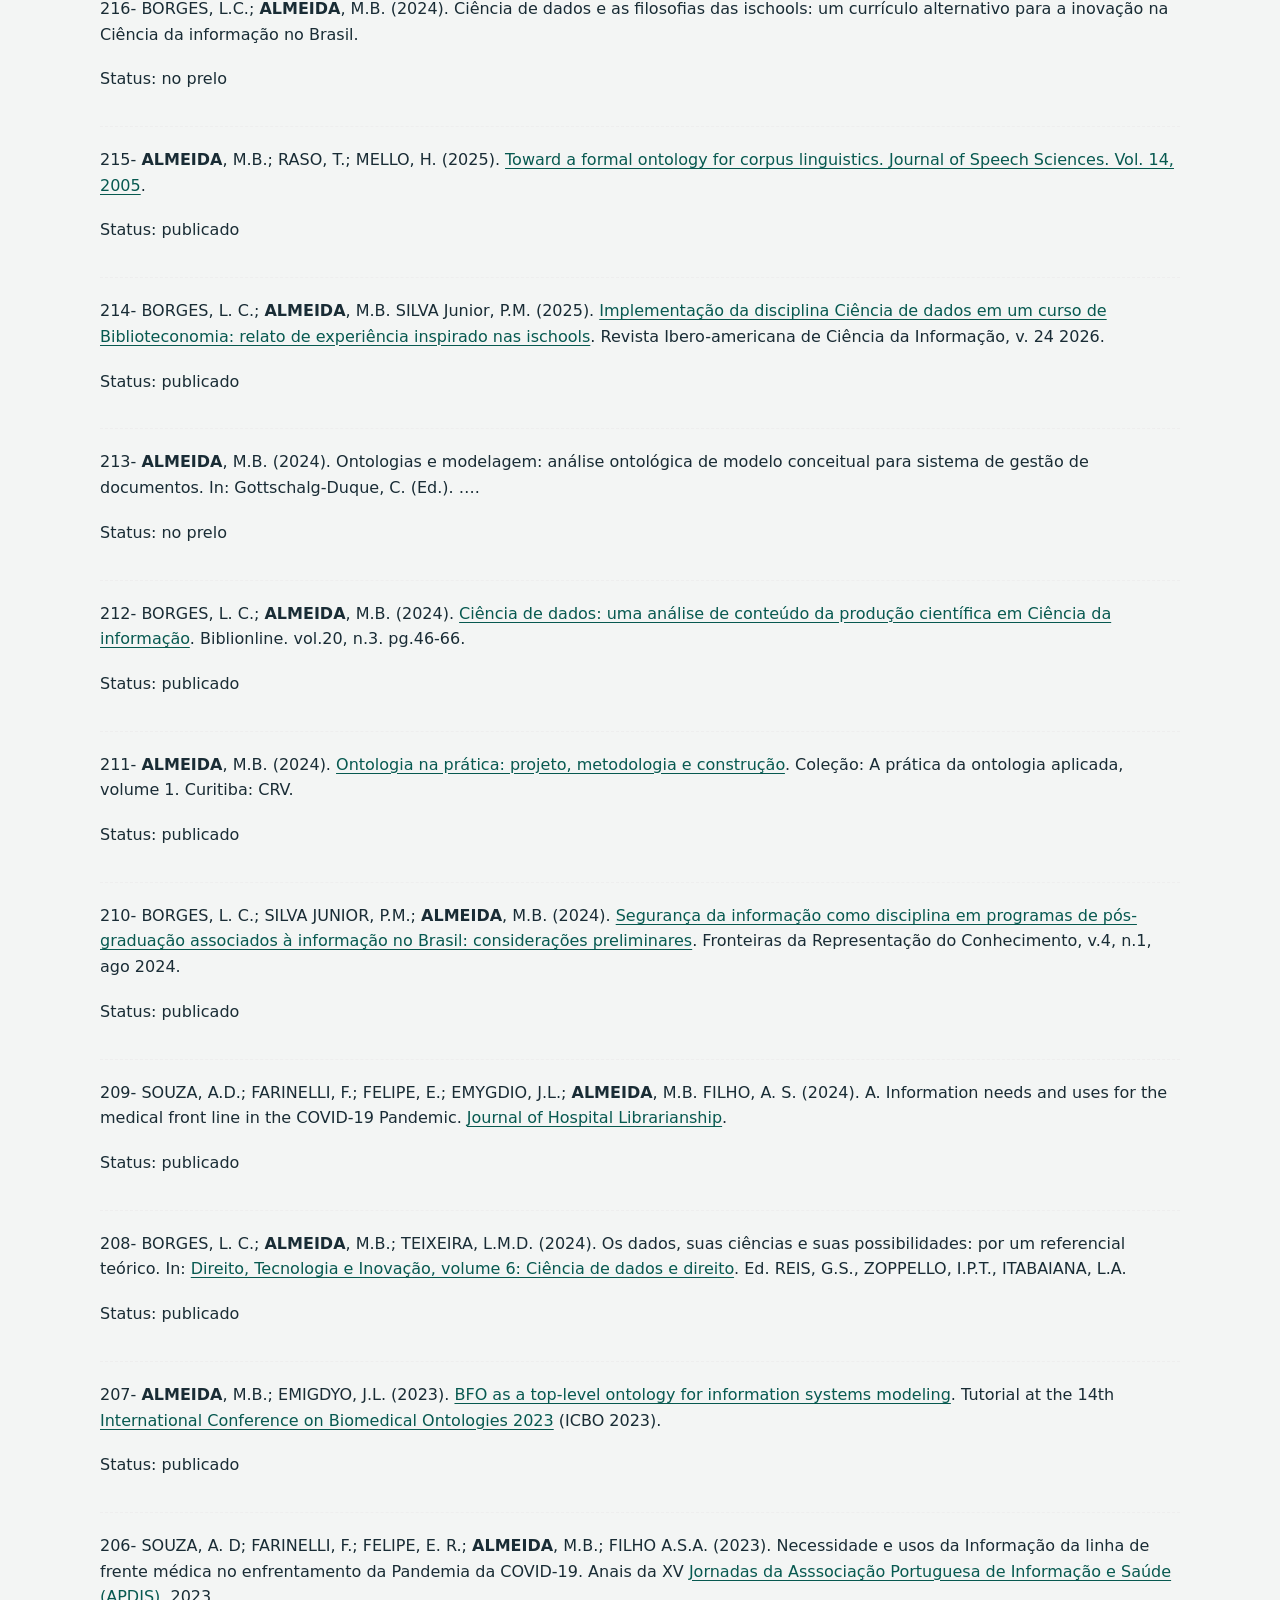
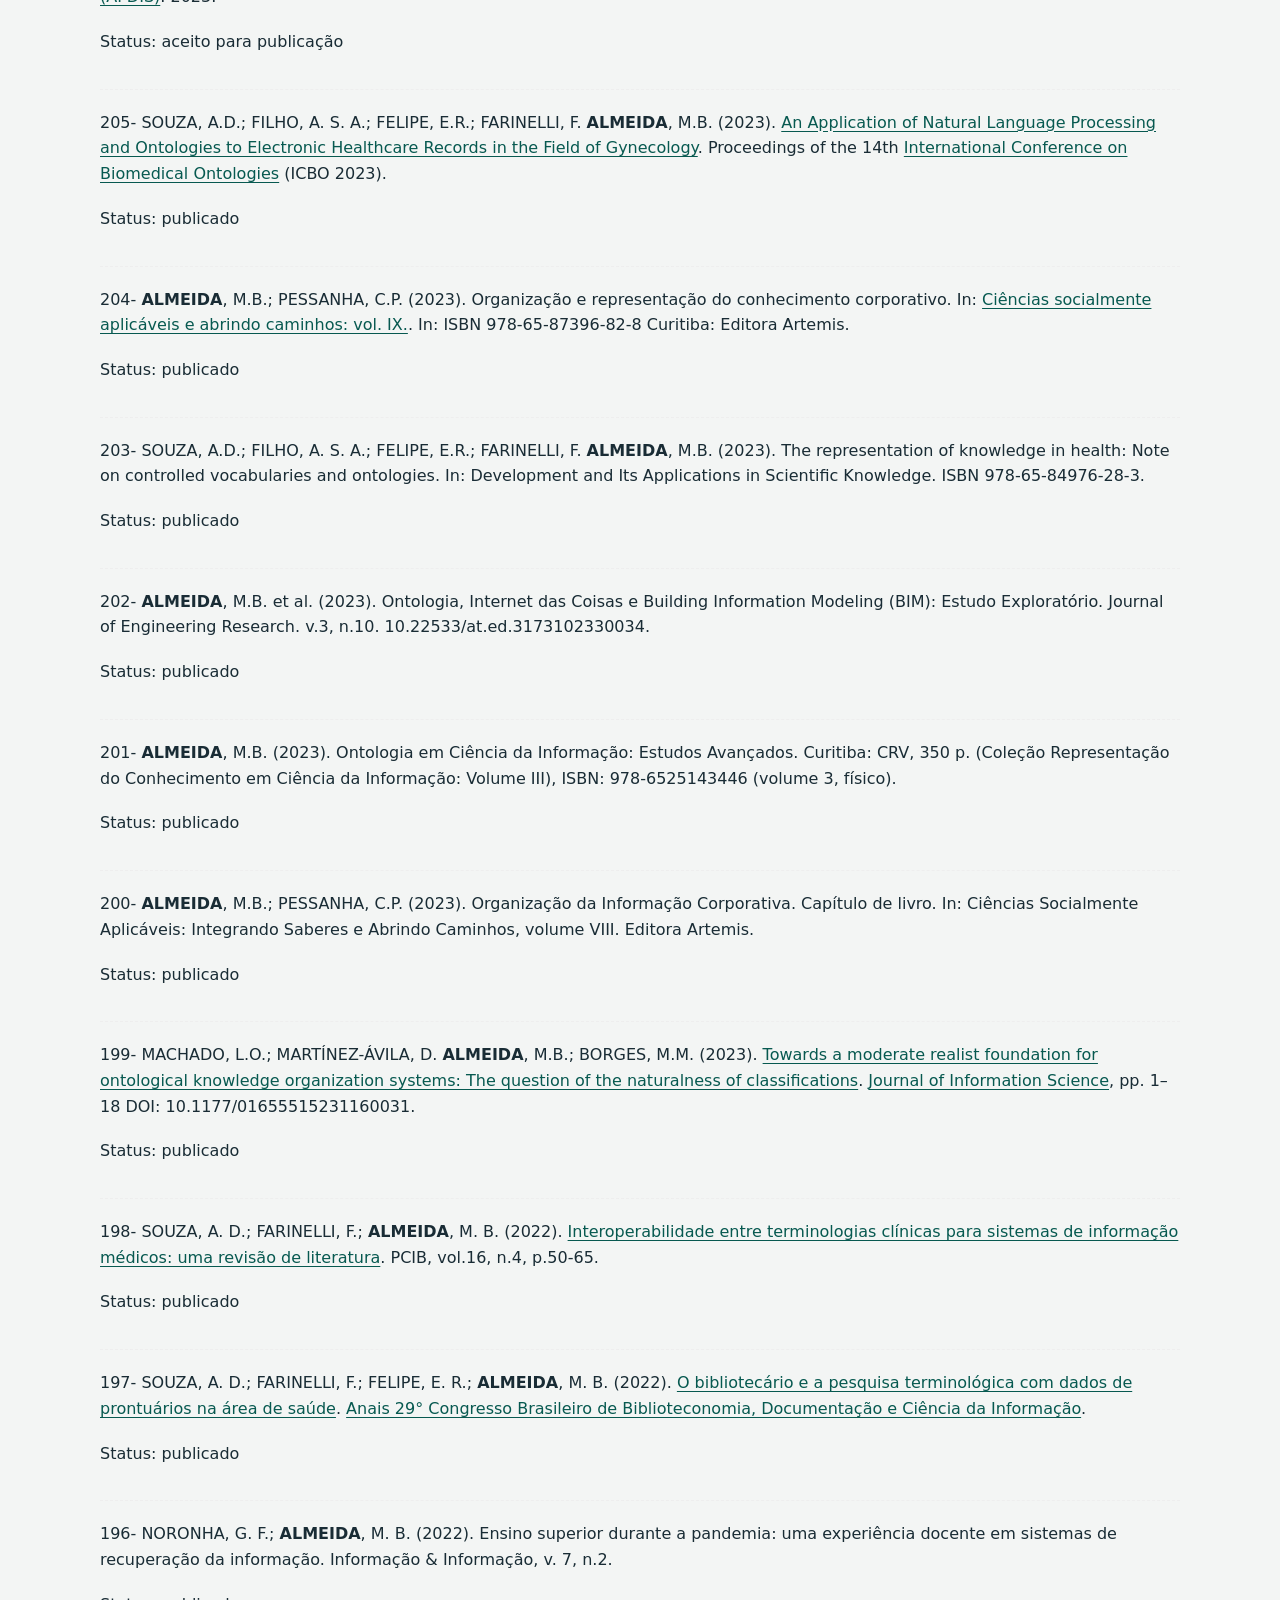
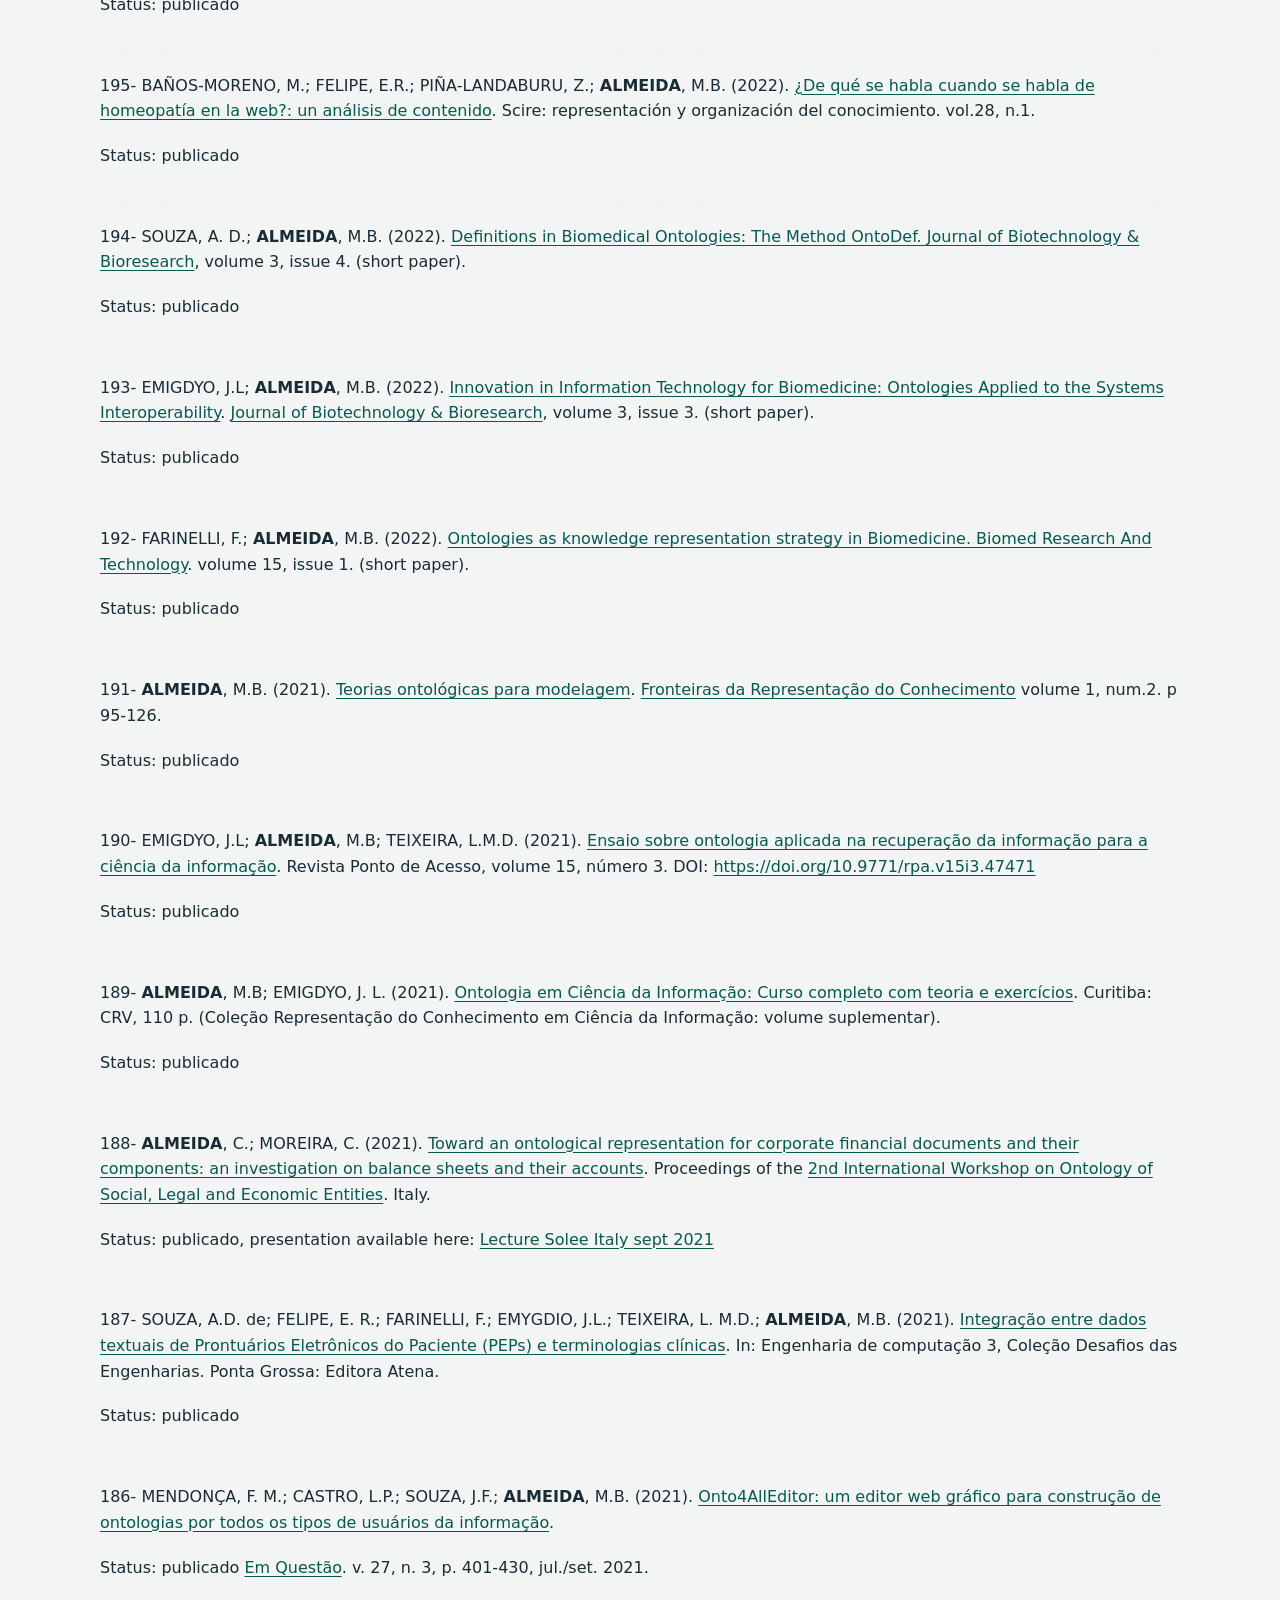
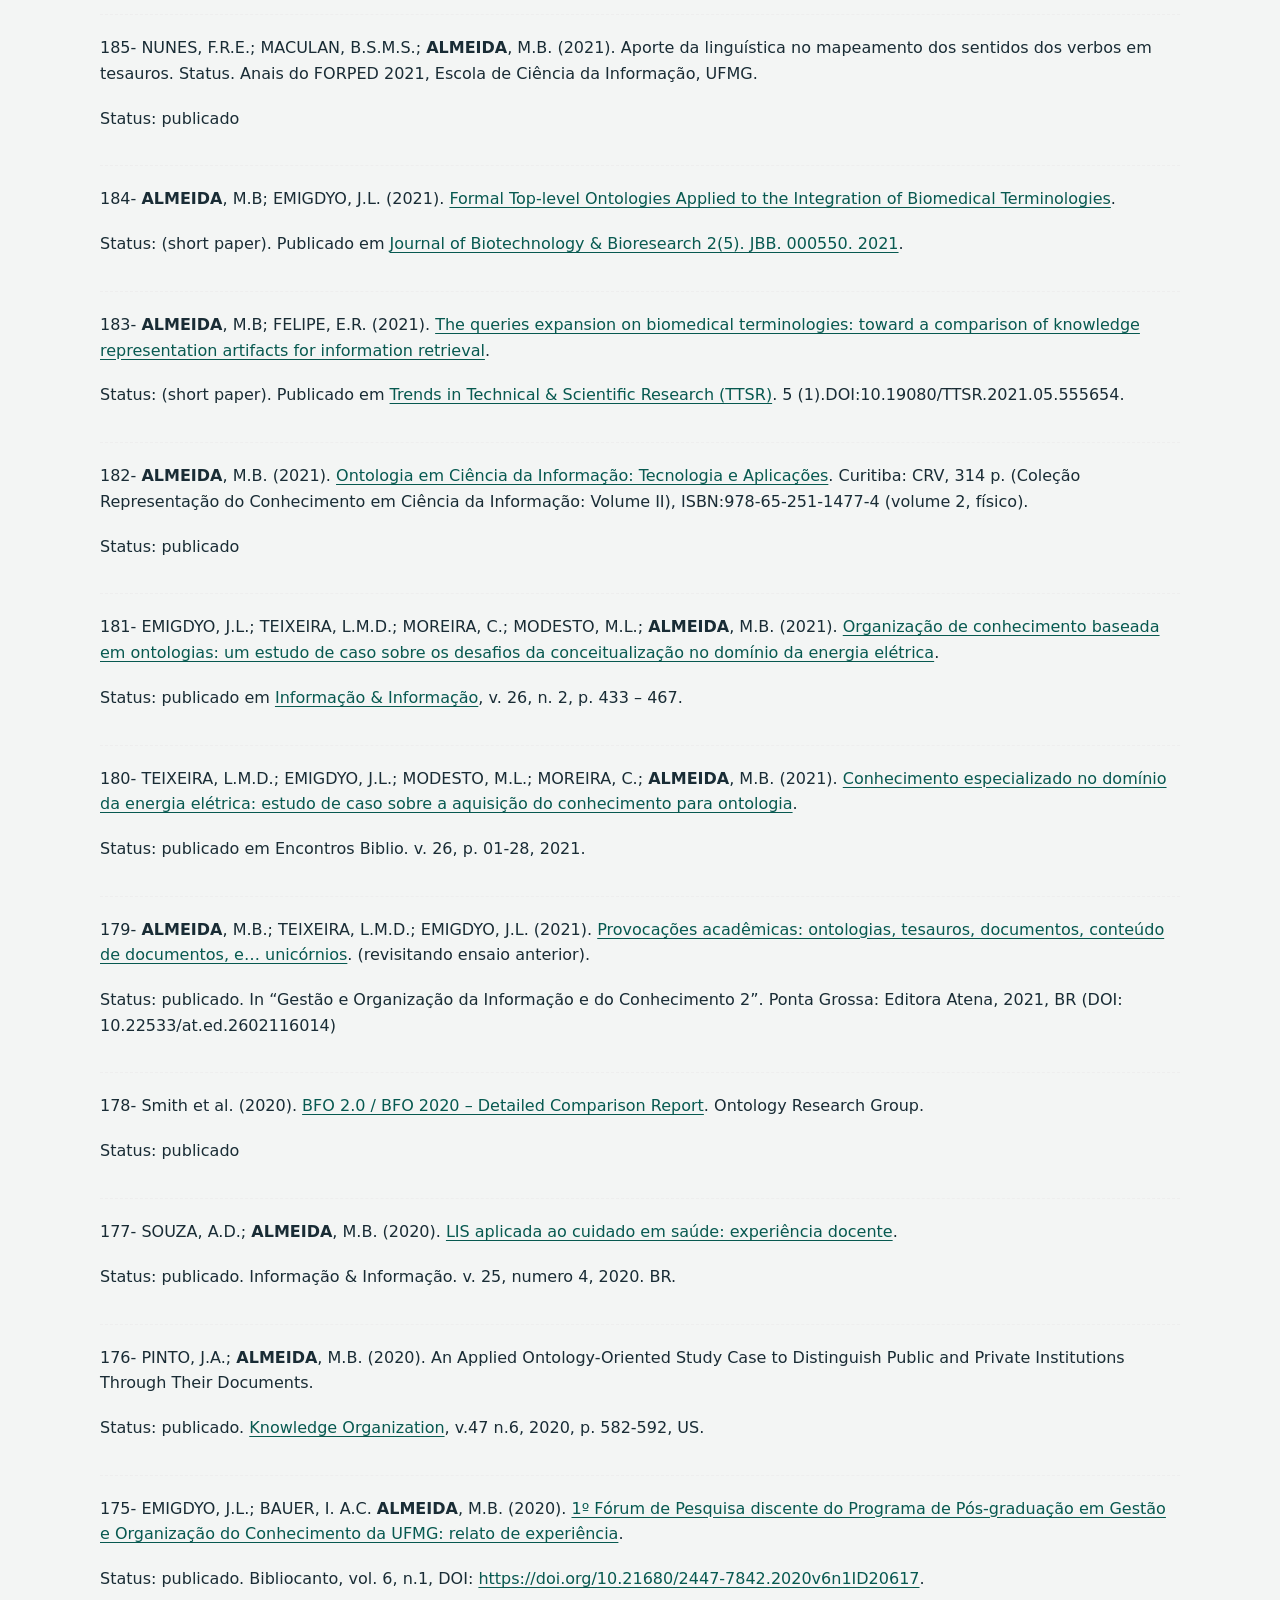
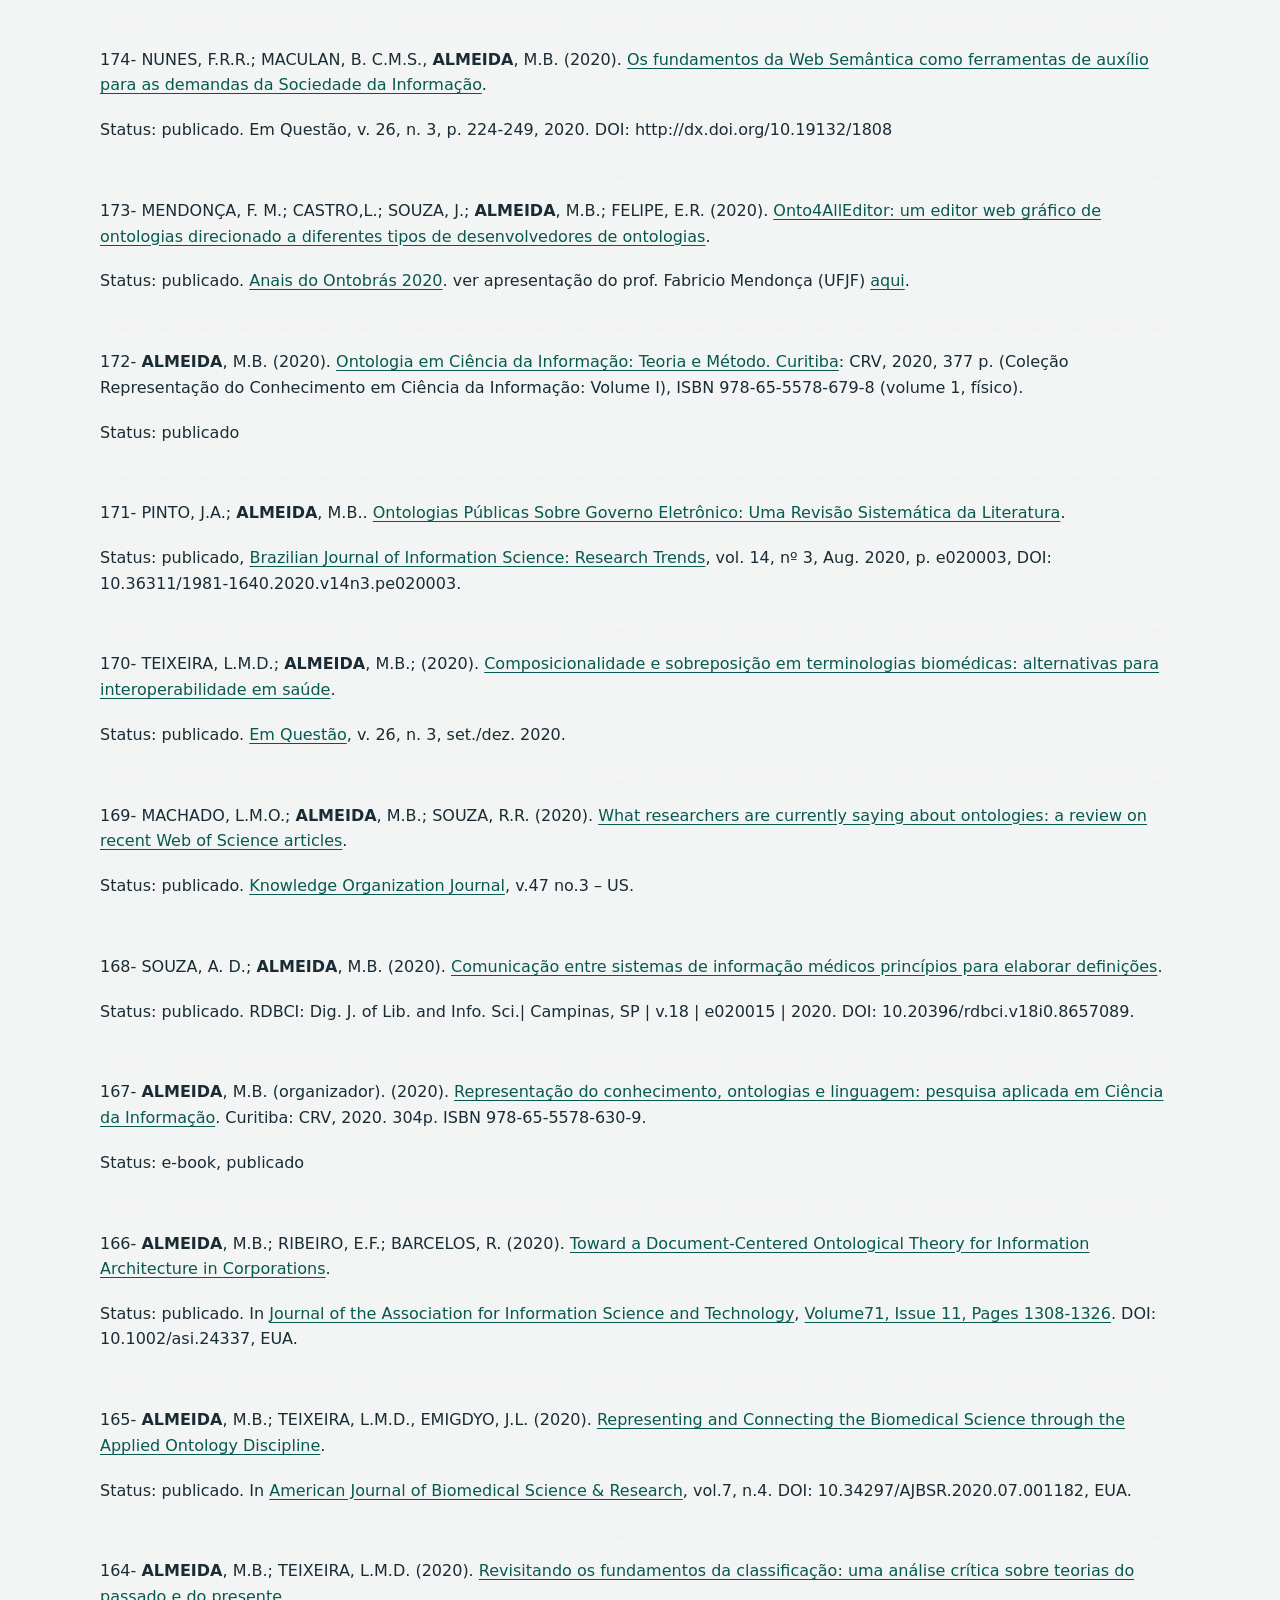
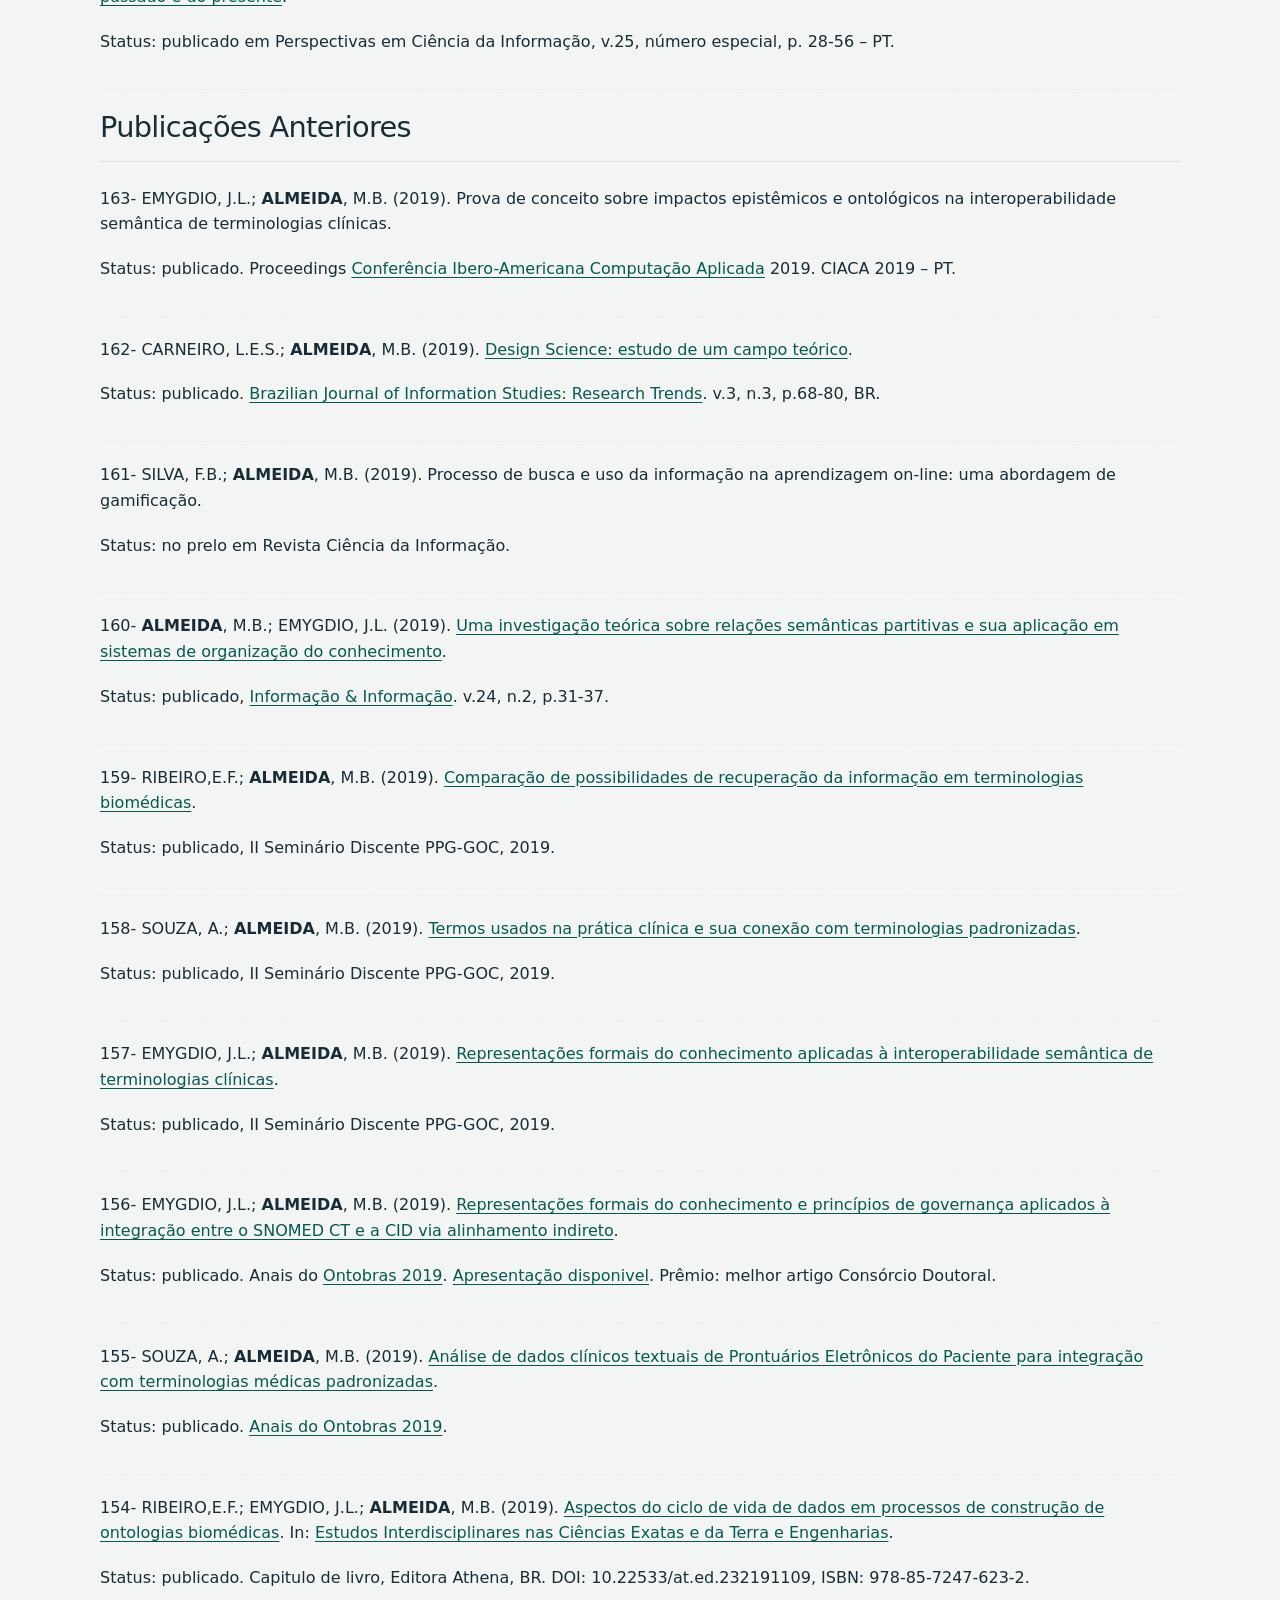
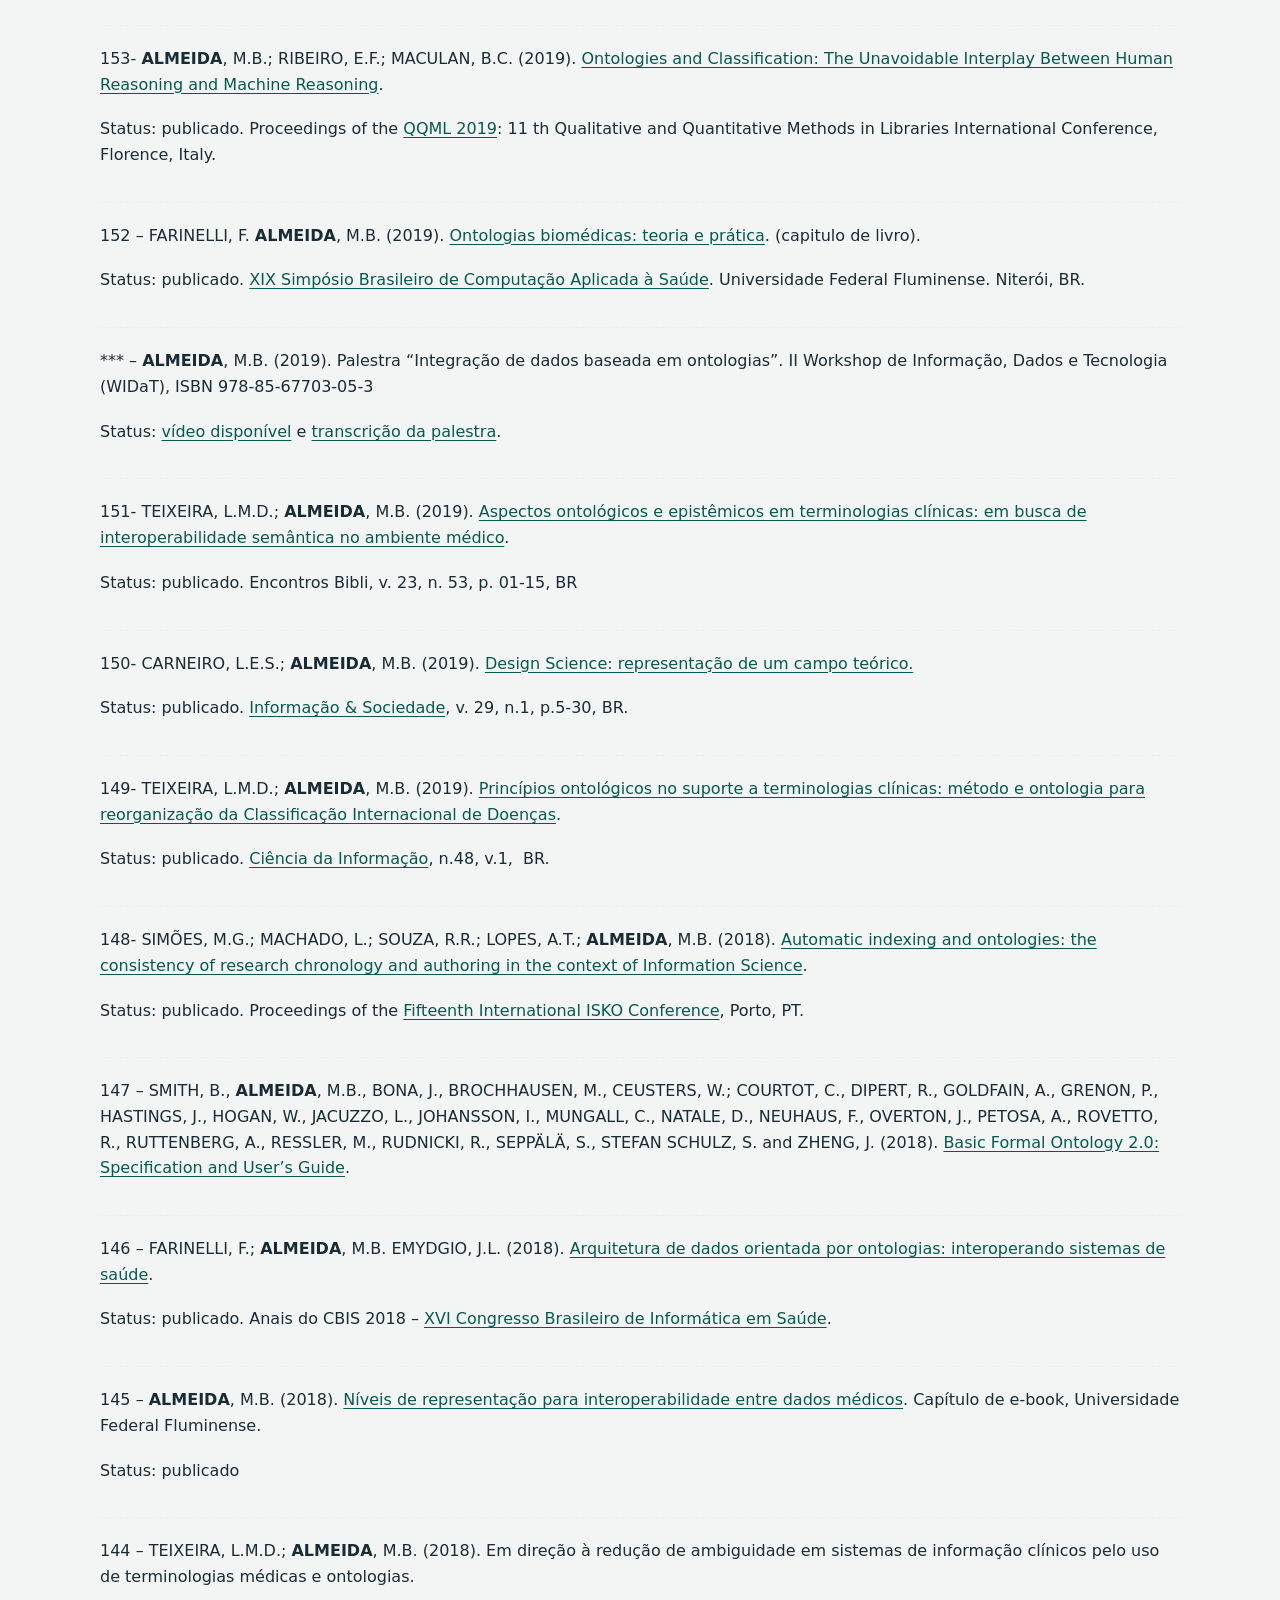
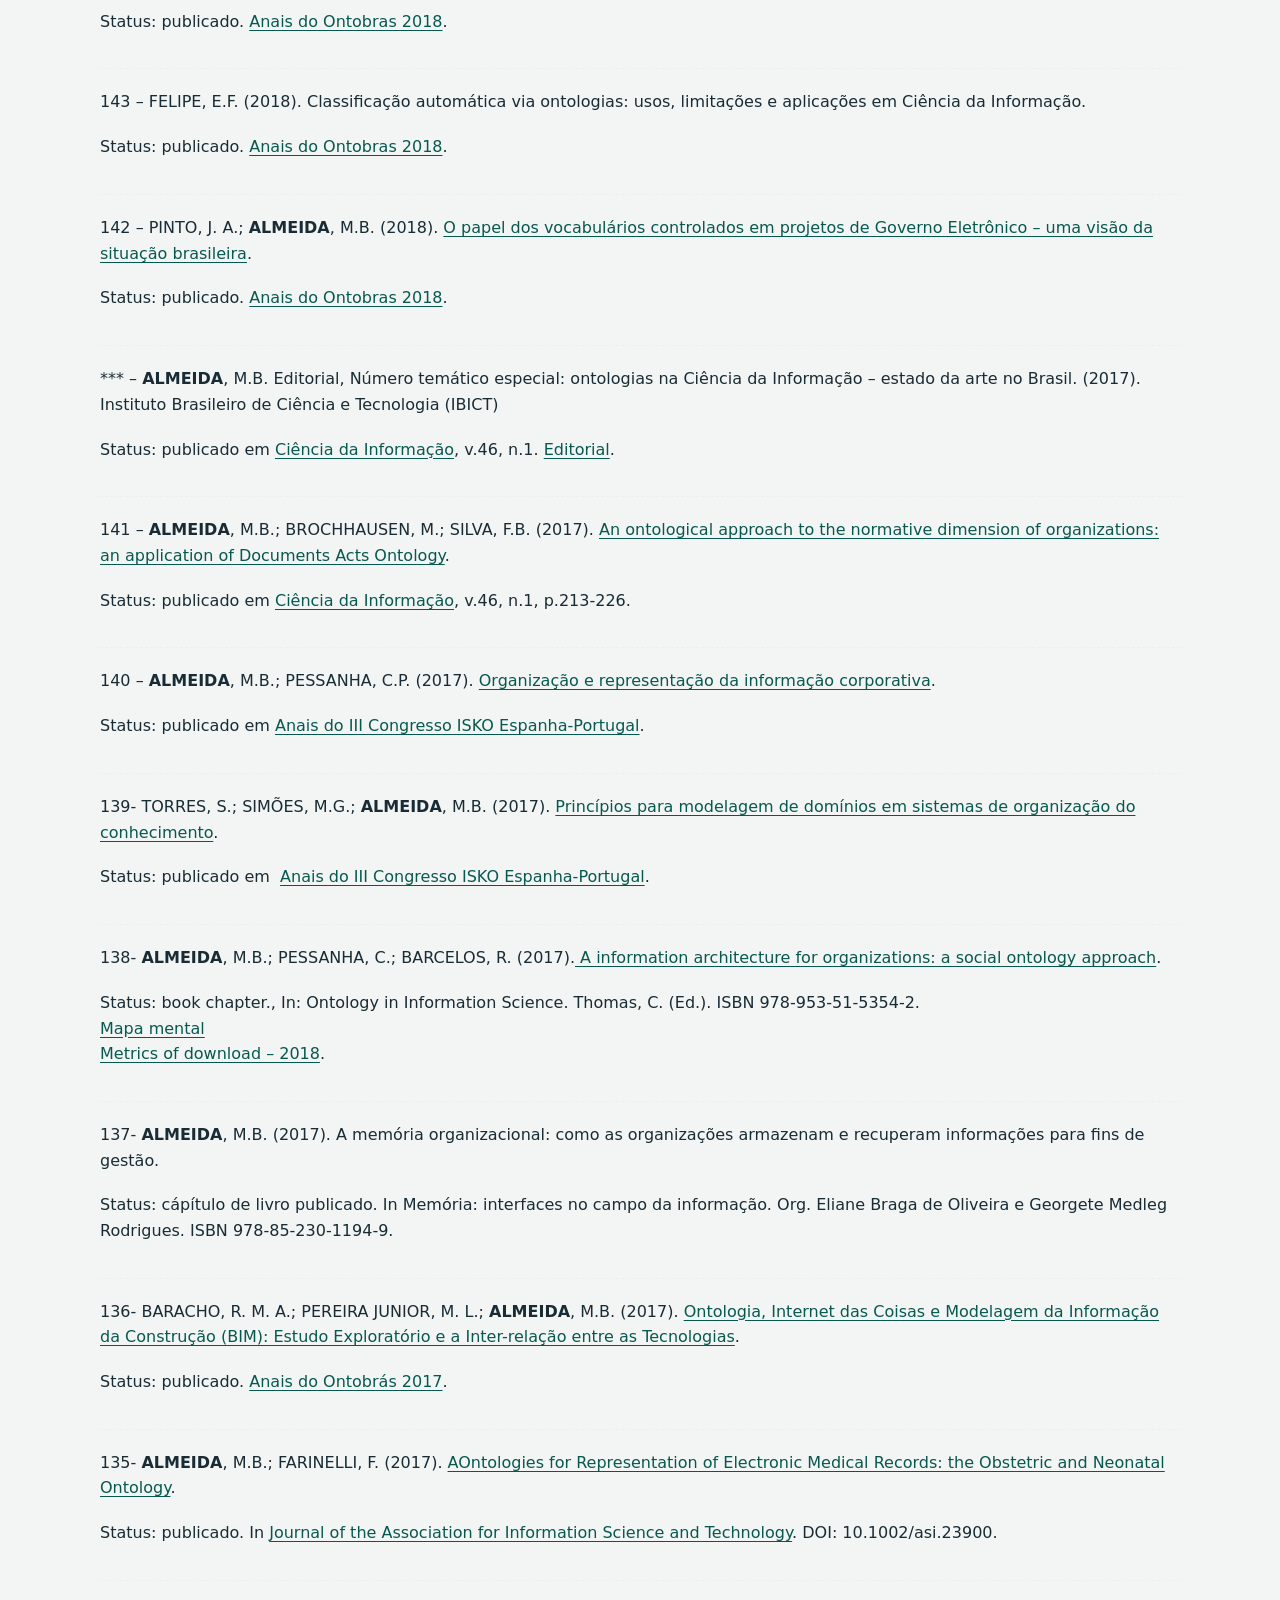
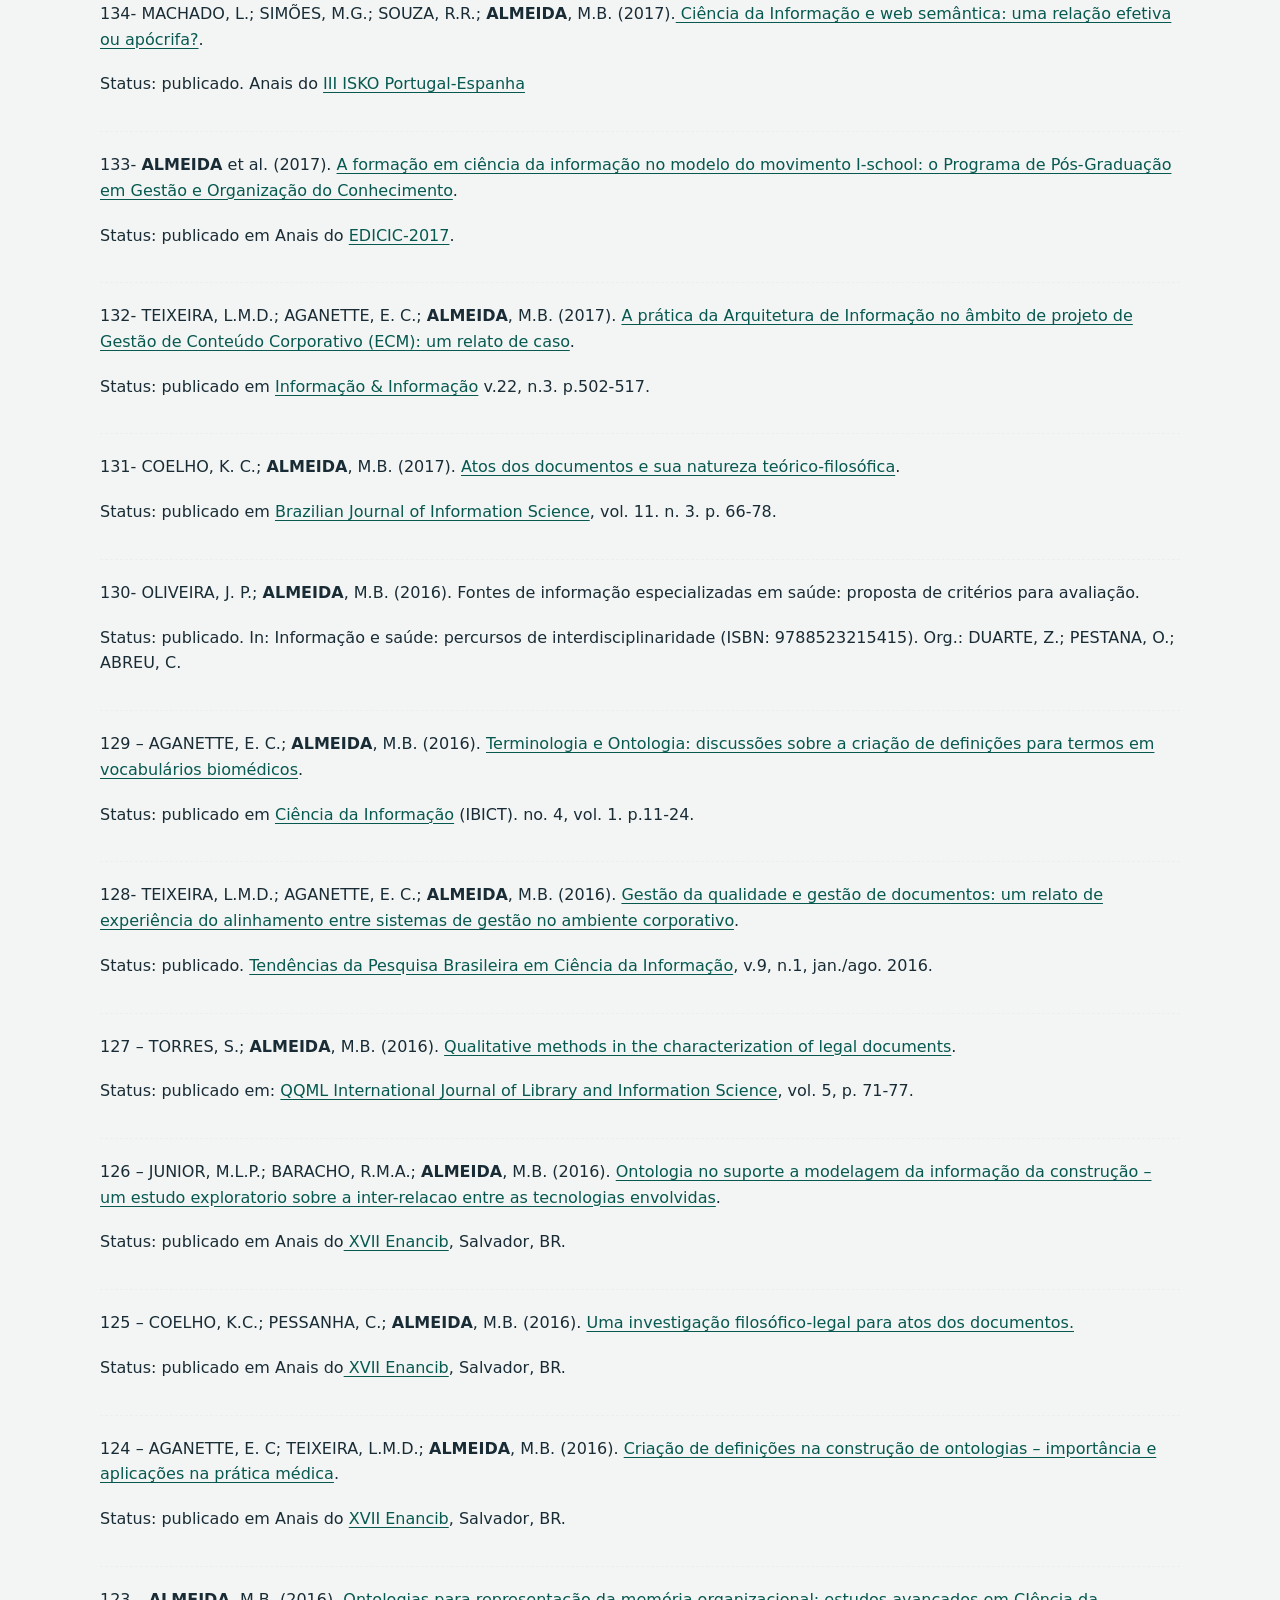
<file: PublicationsPage/publications.html>
<!doctype html>
<html lang="pt-BR">
  <head>
    <meta charset="UTF-8" />
    <meta name="viewport" content="width=device-width, initial-scale=1.0" />
    <title>
      Mauricio B. <strong>ALMEIDA</strong>, PhD – Universidade Federal de Minas
      Gerais
    </title>
    <meta
      name="description"
      content="Site oficial do Prof. Dr. Mauricio B. Almeida. Informações sobre ensino, projetos de pesquisa, publicações e cursos na área de Ciência da Informação e Ontologias."
    />
    <meta name="author" content="Mauricio B. Almeida" />
    <meta
      name="keywords"
      content="Mauricio Almeida, UFMG, Ciência da Informação, Ontologia, BFO, Pesquisa"
    />
    <meta
      property="og:title"
      content="Mauricio B. Almeida, PhD – Ensino & Pesquisa"
    />
    <meta
      property="og:description"
      content="Conheça as atividades de ensino, pesquisa e publicações do Prof. Dr. Mauricio B. Almeida da UFMG."
    />
    <meta
      property="og:image"
      content="https://ncor-br.github.io/mba/assets/faviconUFMG-8-300x300.png"
    />
    <meta property="og:url" content="https://ncor-brasil.github.io/mba/" />
    <meta property="og:type" content="website" />
    <link
      rel="icon"
      href="https://ncor-br.github.io/mba/assets/faviconUFMG-8-300x300.png"
      sizes="192x192"
    />
    <link rel="stylesheet" href="../index.css" />
    <link rel="stylesheet" href="./styles.css" />
    <link
      rel="stylesheet"
      href="https://fonts.googleapis.com/css2?family=Material+Symbols+Outlined"
    />
    <link rel="stylesheet" href="../site-theme.css" />
  </head>
  <body class="site-layout">
    <header class="site-header"><div class="top"><div class="wrap"><strong>MBA</strong><span>Universidade Federal de Minas Gerais</span></div></div>
<div class="hero wrap"><div class="eyebrow">Ensino e pesquisa</div><h1>Mauricio B. Almeida</h1><p>Ontologia Aplicada e Ciência da Informação</p></div></header>
    <nav class="site-nav wrap" aria-label="Navegação principal">
        <ul class="nav__list">
          <li><a href="../index.html">Informações</a></li>
          <li><a href="../ProjectsPage/projects.html">Projetos</a></li>
          <li>
            <a href="../PublicationsPage/publications.html" aria-current="page">Publicações</a>
          </li>
          <li><a href="../BooksPage/books.html">Livros</a></li>
          <li><a href="../CoursesPage/courses.html">Cursos</a></li>
          <li><a href="../PhotosPage/photos.html">Fotos</a></li>
          <li><a href="../EthicsPage/ethics.html">Ética</a></li>
          <li><a href="../EnglishPage/english.html">English</a></li>
        </ul>
      </nav>

    <main class="main-content">

      <div class="main-content__text">
        <div class="projetos-container">
          <h2 class="projetos-titulo">Publicações</h2>

          <div class="filter-section">
            <input
              type="text"
              id="buscaPublicacao"
              placeholder="Pesquisar por título ou ano..."
              onkeyup="filtrarPublicacoes()"
            />

            <div class="filter-buttons">
              <button
                class="btn-filtro ativo"
                onclick="filtrarCategoria('todas', this)"
              >
                Todas
              </button>
              <button
                class="btn-filtro"
                onclick="filtrarCategoria('nacional', this)"
              >
                Nacionais
              </button>
              <button
                class="btn-filtro"
                onclick="filtrarCategoria('internacional', this)"
              >
                Internacionais
              </button>
              <button
                class="btn-filtro"
                onclick="filtrarCategoria('apresentacao', this)"
              >
                Apresentações
              </button>
            </div>
          </div>

          <div class="lista-publicacoes" id="listaPublicacoes">
            <p class="noPub">Nenhuma publicação encontrada.</p>

            <div class="grupo-publicacoes">
              <h2 class="projetos-titulo">Publicações Recentes</h2>

              <div class="pub-item" data-categoria="internacional">
                <p>
                  **-
                  <a href="./tutorial-icbo.html" rel="noopener noreferrer"
                    >Call for the tutorial, ICBO 2023</a
                  >.
                </p>
              </div>

              <div class="pub-item" data-categoria="nacional">
                <p>
                  221- BORGES, L. C.; <strong>ALMEIDA</strong>, M. B.; SILVA
                  JUNIOR, P.M. (2026).
                  <a
                    href="https://periodicos.sbu.unicamp.br/ojs/index.php/rdbci/article/view/8680936"
                    target="_blank"
                    rel="noopener noreferrer"
                    >Implementação da disciplina Ciência de dados em um curso de
                    Biblioteconomia: relato de experiência inspirado nas
                    ischools</a
                  >. RDBCI: Rev. Digit. Bibliotecon. e Cienc. Inf. v. 24, n. 00,
                  p. e026010, 2025. DOI:
                  <a
                    href="https://periodicos.sbu.unicamp.br/ojs/index.php/rdbci/article/view/8680936"
                    target="_blank"
                    rel="noopener noreferrer"
                    >10.20396/rdbci.v24i00.8680936</a
                  >.
                </p>
                <p class="pub-status">Status: publicado</p>
              </div>

              <div class="pub-item" data-categoria="nacional">
                <p>
                  220- BARROS, M.C.J; BORGES, L.C.; <strong>ALMEIDA</strong>,
                  M.B. (2025).
                  <a
                    href="https://ojs.uel.br/revistas/uel/index.php/informacao/article/view/51418"
                    target="_blank"
                    rel="noopener noreferrer"
                    >Gestão do conhecimento: planejamento de um percurso</a
                  >. Informação & Informação, 30(4), pg. 261–285.
                  <a
                    href="https://doi.org/10.5433/1981-8920.2025v30n4p261"
                    target="_blank"
                    rel="noopener noreferrer"
                    >https://doi.org/10.5433/1981-8920.2025v30n4p261</a
                  >.
                </p>
                <p class="pub-status">Status: publicado</p>
              </div>

              <div class="pub-item" data-categoria="nacional">
                <p>
                  219- BORGES, L. C.; <strong>ALMEIDA</strong>, M. B. (2025).
                  <a
                    href="https://periodicos.unb.br/index.php/RICI/article/view/51624"
                    target="_blank"
                    rel="noopener noreferrer"
                    >O estado da arte das ischools na Web of Science: análise da
                    produção científica com apontamentos bibliométricos</a
                  >. Revista Ibero-Americana De Ciência Da Informação, 18(1),
                  pg. 108–130.
                  <a
                    href="https://doi.org/10.26512/rici.v18.n1.2025.51624"
                    target="_blank"
                    rel="noopener noreferrer"
                    >https://doi.org/10.26512/rici.v18.n1.2025.51624</a
                  >.
                </p>
                <p class="pub-status">Status: publicado</p>
              </div>

              <div class="pub-item" data-categoria="nacional">
                <p>
                  218- <strong>ALMEIDA</strong>, M.B. (2025).
                  <a
                    href="https://www.amazon.com.br/Ontologia-na-pr%C3%A1tica-Modelagem-recomenda%C3%A7%C3%B5es-ebook/dp/B0FS7XL192/ref=sr_1_1?__mk_pt_BR=%C3%85M%C3%85%C5%BD%C3%95%C3%91&crid=1LJH1NE2L8Y90&dib=eyJ2IjoiMSJ9.L2sCkHVxvDfB3czMdI6UPnCqjnxD1CxZa3tr2f_0uWw.sWJBl3BNZJyAcQtOkZyMQPYZ6mrbznUP3vgkWTa76TU&dib_tag=se&keywords=Ontologia+na+pr%C3%A1tica%3A+modelagem+e+recomenda%C3%A7%C3%B5es&qid=1763143334&sprefix=ontologia+na+pr%C3%A1tica+modelagem+e+recomenda%C3%A7%C3%B5es%2Caps%2C240&sr=8-1"
                    target="_blank"
                    rel="noopener noreferrer"
                    >Ontologia na prática: modelagem e recomendações</a
                  >. Coleção: A prática da ontologia aplicada, volume 1.
                  Curitiba: CRV.
                </p>
                <p class="pub-status">Status: publicado</p>
              </div>

              <div class="pub-item" data-categoria="nacional">
                <p>
                  217- MONTEIRO, C.R.; <strong>ALMEIDA</strong>, M.B. (2025).
                  <a
                    href="https://periodicos.ufmg.br/index.php/advances-kr/issue/view/2478"
                    target="_blank"
                    rel="noopener noreferrer"
                    >Ontologias no
                    <i>Land Administration Domain Model</i> (LADM) para
                    administração fundiária: uma revisão sistemática da
                    literatura</a
                  >. Advances in Knowledge Representation Journal. vol.1, n.2,
                  2025. pg. 56-79.
                </p>
                <p class="pub-status">Status: publicado</p>
              </div>

              <div class="pub-item" data-categoria="nacional">
                <p>
                  216- BORGES, L.C.; <strong>ALMEIDA</strong>, M.B. (2024).
                  Ciência de dados e as filosofias das ischools: um currículo
                  alternativo para a inovação na Ciência da informação no
                  Brasil.
                </p>
                <p class="pub-status">Status: no prelo</p>
              </div>

              <div class="pub-item" data-categoria="internacional">
                <p>
                  215- <strong>ALMEIDA</strong>, M.B.; RASO, T.; MELLO, H.
                  (2025).
                  <a
                    href="https://econtents.sbu.unicamp.br/inpec/index.php/joss/article/view/20396/14906"
                    target="_blank"
                    rel="noopener noreferrer"
                    >Toward a formal ontology for corpus linguistics. Journal of
                    Speech Sciences. Vol. 14, 2005</a
                  >.
                </p>
                <p class="pub-status">Status: publicado</p>
              </div>

              <div class="pub-item" data-categoria="nacional">
                <p>
                  214- BORGES, L. C.; <strong>ALMEIDA</strong>, M.B. SILVA
                  Junior, P.M. (2025).
                  <a
                    href="https://periodicos.sbu.unicamp.br/ojs/index.php/rdbci/article/view/8680936"
                    target="_blank"
                    rel="noopener noreferrer"
                    >Implementação da disciplina Ciência de dados em um curso de
                    Biblioteconomia: relato de experiência inspirado nas
                    ischools</a
                  >. Revista Ibero-americana de Ciência da Informação, v. 24
                  2026.
                </p>
                <p class="pub-status">Status: publicado</p>
              </div>

              <div class="pub-item" data-categoria="nacional">
                <p>
                  213- <strong>ALMEIDA</strong>, M.B. (2024). Ontologias e
                  modelagem: análise ontológica de modelo conceitual para
                  sistema de gestão de documentos. In: Gottschalg-Duque, C.
                  (Ed.). ….
                </p>
                <p class="pub-status">Status: no prelo</p>
              </div>

              <div class="pub-item" data-categoria="nacional">
                <p>
                  212- BORGES, L. C.; <strong>ALMEIDA</strong>, M.B. (2024).
                  <a
                    href="https://periodicos.ufpb.br/ojs2/index.php/biblio/article/view/69948"
                    target="_blank"
                    rel="noopener noreferrer"
                    >Ciência de dados: uma análise de conteúdo da produção
                    científica em Ciência da informação</a
                  >. Biblionline. vol.20, n.3. pg.46-66.
                </p>
                <p class="pub-status">Status: publicado</p>
              </div>

              <div class="pub-item" data-categoria="nacional">
                <p>
                  211- <strong>ALMEIDA</strong>, M.B. (2024).
                  <a
                    href="https://www.amazon.com.br/Ontologia-pr%C3%A1tica-projeto-metodologia-constru%C3%A7%C3%A3o-ebook/dp/B0DGXXV3TZ/ref=sr_1_1?__mk_pt_BR=%C3%85M%C3%85%C5%BD%C3%95%C3%91&crid=2D92PCFQKJPZJ&dib=eyJ2IjoiMSJ9.pdtlOE6v2zgai76vmrDEly6ze7bckg9iXVspj00t-Vr-pTB96w3B5J3u-D8Gjmo4.yWrp0lODVGCXLMfdCJX1yba3jdSut1c3JAF2iO8krtg&dib_tag=se&keywords=mauricio+barcellos&qid=1726767844&sprefix=mauricio+barcellos%2Caps%2C192&sr=8-1"
                    target="_blank"
                    rel="noopener noreferrer"
                    >Ontologia na prática: projeto, metodologia e construção</a
                  >. Coleção: A prática da ontologia aplicada, volume 1.
                  Curitiba: CRV.
                </p>
                <p class="pub-status">Status: publicado</p>
              </div>

              <div class="pub-item" data-categoria="nacional">
                <p>
                  210- BORGES, L. C.; SILVA JUNIOR, P.M.;
                  <strong>ALMEIDA</strong>, M.B. (2024).
                  <a
                    href="https://periodicos.ufmg.br/index.php/fronteiras-rc/article/view/53825/44704"
                    target="_blank"
                    rel="noopener noreferrer"
                    >Segurança da informação como disciplina em programas de
                    pós-graduação associados à informação no Brasil:
                    considerações preliminares</a
                  >. Fronteiras da Representação do Conhecimento, v.4, n.1, ago
                  2024.
                </p>
                <p class="pub-status">Status: publicado</p>
              </div>

              <div class="pub-item" data-categoria="internacional">
                <p>
                  209- SOUZA, A.D.; FARINELLI, F.; FELIPE, E.; EMYGDIO, J.L.;
                  <strong>ALMEIDA</strong>, M.B. FILHO, A. S. (2024). A.
                  Information needs and uses for the medical front line in the
                  COVID-19 Pandemic.
                  <a
                    href="https://www.tandfonline.com/journals/whos20"
                    target="_blank"
                    rel="noopener noreferrer"
                    >Journal of Hospital Librarianship</a
                  >.
                </p>
                <p class="pub-status">Status: publicado</p>
              </div>

              <div class="pub-item" data-categoria="nacional">
                <p>
                  208- BORGES, L. C.; <strong>ALMEIDA</strong>, M.B.; TEIXEIRA,
                  L.M.D. (2024). Os dados, suas ciências e suas possibilidades:
                  por um referencial teórico. In:
                  <a
                    href="https://acrobat.adobe.com/id/urn:aaid:sc:VA6C2:98e84073-1d2a-411f-8042-41a2e632acec"
                    target="_blank"
                    rel="noopener noreferrer"
                    >Direito, Tecnologia e Inovação, volume 6: Ciência de dados
                    e direito</a
                  >. Ed. REIS, G.S., ZOPPELLO, I.P.T., ITABAIANA, L.A.
                </p>
                <p class="pub-status">Status: publicado</p>
              </div>

              <div class="pub-item" data-categoria="internacional">
                <p>
                  207- <strong>ALMEIDA</strong>, M.B.; EMIGDYO, J.L. (2023).
                  <a
                    href="https://ceur-ws.org/Vol-3603/Tutorial2.pdf"
                    target="_blank"
                    rel="noopener noreferrer"
                    >BFO as a top-level ontology for information systems
                    modeling</a
                  >. Tutorial at the 14th
                  <a
                    href="https://www.icbo2023.ncor-brasil.org/"
                    target="_blank"
                    rel="noopener noreferrer"
                    >International Conference on Biomedical Ontologies 2023</a
                  >
                  (ICBO 2023).
                </p>
                <p class="pub-status">Status: publicado</p>
              </div>

              <div class="pub-item" data-categoria="internacional">
                <p>
                  206- SOUZA, A. D; FARINELLI, F.; FELIPE, E. R.;
                  <strong>ALMEIDA</strong>, M.B.; FILHO A.S.A. (2023).
                  Necessidade e usos da Informação da linha de frente médica no
                  enfrentamento da Pandemia da COVID-19. Anais da XV
                  <a
                    href="https://apdis.pt/jornadas/xv-jornadas/"
                    target="_blank"
                    rel="noopener noreferrer"
                    >Jornadas da Asssociação Portuguesa de Informação e Saúde
                    (APDIS)</a
                  >. 2023.
                </p>
                <p class="pub-status">Status: aceito para publicação</p>
              </div>

              <div class="pub-item" data-categoria="internacional">
                <p>
                  205- SOUZA, A.D.; FILHO, A. S. A.; FELIPE, E.R.; FARINELLI, F.
                  <strong>ALMEIDA</strong>, M.B. (2023).
                  <a
                    href="https://ceur-ws.org/Vol-3603/Paper6.pdf"
                    target="_blank"
                    rel="noopener noreferrer"
                    >An Application of Natural Language Processing and
                    Ontologies to Electronic Healthcare Records in the Field of
                    Gynecology</a
                  >. Proceedings of the 14th
                  <a
                    href="https://www.icbo2023.ncor-brasil.org/"
                    target="_blank"
                    rel="noopener noreferrer"
                    >International Conference on Biomedical Ontologies</a
                  >
                  (ICBO 2023).
                </p>
                <p class="pub-status">Status: publicado</p>
              </div>

              <div class="pub-item" data-categoria="nacional">
                <p>
                  204- <strong>ALMEIDA</strong>, M.B.; PESSANHA, C.P. (2023).
                  Organização e representação do conhecimento corporativo. In:
                  <a
                    href="https://mba.eci.ufmg.br/wp-content/uploads/33267.pdf"
                    target="_blank"
                    rel="noopener noreferrer"
                    >Ciências socialmente aplicáveis e abrindo caminhos: vol.
                    IX.</a
                  >. In: ISBN 978-65-87396-82-8 Curitiba: Editora Artemis.
                </p>
                <p class="pub-status">Status: publicado</p>
              </div>

              <div class="pub-item" data-categoria="internacional">
                <p>
                  203- SOUZA, A.D.; FILHO, A. S. A.; FELIPE, E.R.; FARINELLI, F.
                  <strong>ALMEIDA</strong>, M.B. (2023). The representation of
                  knowledge in health: Note on controlled vocabularies and
                  ontologies. In: Development and Its Applications in Scientific
                  Knowledge. ISBN 978-65-84976-28-3.
                </p>
                <p class="pub-status">Status: publicado</p>
              </div>

              <div class="pub-item" data-categoria="nacional">
                <p>
                  202- <strong>ALMEIDA</strong>, M.B. et al. (2023). Ontologia,
                  Internet das Coisas e Building Information Modeling (BIM):
                  Estudo Exploratório. Journal of Engineering Research. v.3,
                  n.10. 10.22533/at.ed.3173102330034.
                </p>
                <p class="pub-status">Status: publicado</p>
              </div>

              <div class="pub-item" data-categoria="nacional">
                <p>
                  201- <strong>ALMEIDA</strong>, M.B. (2023). Ontologia em
                  Ciência da Informação: Estudos Avançados. Curitiba: CRV, 350
                  p. (Coleção Representação do Conhecimento em Ciência da
                  Informação: Volume III), ISBN: 978-6525143446 (volume 3,
                  físico).
                </p>
                <p class="pub-status">Status: publicado</p>
              </div>

              <div class="pub-item" data-categoria="nacional">
                <p>
                  200- <strong>ALMEIDA</strong>, M.B.; PESSANHA, C.P. (2023).
                  Organização da Informação Corporativa. Capítulo de livro. In:
                  Ciências Socialmente Aplicáveis: Integrando Saberes e Abrindo
                  Caminhos, volume VIII. Editora Artemis.
                </p>
                <p class="pub-status">Status: publicado</p>
              </div>

              <div class="pub-item" data-categoria="internacional">
                <p>
                  199- MACHADO, L.O.; MARTÍNEZ-ÁVILA, D.
                  <strong>ALMEIDA</strong>, M.B.; BORGES, M.M. (2023).
                  <a
                    href="https://mba.eci.ufmg.br/wp-content/uploads/Towards-a-moderate-realist-foundation-for-ontological-knowledge-organization-systems_-The-question-of-the-naturalness-of-classifications.pdf"
                    target="_blank"
                    rel="noopener noreferrer"
                    >Towards a moderate realist foundation for ontological
                    knowledge organization systems: The question of the
                    naturalness of classifications</a
                  >.
                  <a
                    href="https://journals.sagepub.com/doi/10.1177/01655515231160031"
                    target="_blank"
                    rel="noopener noreferrer"
                    >Journal of Information Science</a
                  >, pp. 1–18 DOI: 10.1177/01655515231160031.
                </p>
                <p class="pub-status">Status: publicado</p>
              </div>

              <div class="pub-item" data-categoria="nacional">
                <p>
                  198- SOUZA, A. D.; FARINELLI, F.; <strong>ALMEIDA</strong>, M.
                  B. (2022).
                  <a
                    href="https://www.pbcib.com/index.php/pbcib/article/view/60571/34313"
                    target="_blank"
                    rel="noopener noreferrer"
                    >Interoperabilidade entre terminologias clínicas para
                    sistemas de informação médicos: uma revisão de literatura</a
                  >. PCIB, vol.16, n.4, p.50-65.
                </p>
                <p class="pub-status">Status: publicado</p>
              </div>

              <div class="pub-item" data-categoria="nacional">
                <p>
                  197- SOUZA, A. D.; FARINELLI, F.; FELIPE, E. R.;
                  <strong>ALMEIDA</strong>, M. B. (2022).
                  <a
                    href="https://portal.febab.org.br/cbbd2022/article/view/2550"
                    target="_blank"
                    rel="noopener noreferrer"
                    >O bibliotecário e a pesquisa terminológica com dados de
                    prontuários na área de saúde</a
                  >.
                  <a
                    href="https://portal.febab.org.br/cbbd2022"
                    target="_blank"
                    rel="noopener noreferrer"
                    >Anais 29° Congresso Brasileiro de Biblioteconomia,
                    Documentação e Ciência da Informação</a
                  >.
                </p>
                <p class="pub-status">Status: publicado</p>
              </div>

              <div class="pub-item" data-categoria="nacional">
                <p>
                  196- NORONHA, G. F.; <strong>ALMEIDA</strong>, M. B. (2022).
                  Ensino superior durante a pandemia: uma experiência docente em
                  sistemas de recuperação da informação. Informação &
                  Informação, v. 7, n.2.
                </p>
                <p class="pub-status">Status: publicado</p>
              </div>

              <div class="pub-item" data-categoria="internacional">
                <p>
                  195- BAÑOS-MORENO, M.; FELIPE, E.R.; PIÑA-LANDABURU, Z.;
                  <strong>ALMEIDA</strong>, M.B. (2022).
                  <a
                    href="https://www.ibersid.eu/ojs/index.php/scire/issue/view/288"
                    target="_blank"
                    rel="noopener noreferrer"
                    >¿De qué se habla cuando se habla de homeopatía en la web?:
                    un análisis de contenido</a
                  >. Scire: representación y organización del conocimiento.
                  vol.28, n.1.
                </p>
                <p class="pub-status">Status: publicado</p>
              </div>

              <div class="pub-item" data-categoria="internacional">
                <p>
                  194- SOUZA, A. D.; <strong>ALMEIDA</strong>, M.B. (2022).
                  <a
                    href="https://crimsonpublishers.com/jbb/pdf/JBB.000571.pdf"
                    target="_blank"
                    rel="noopener noreferrer"
                    >Definitions in Biomedical Ontologies: The Method OntoDef.
                    Journal of Biotechnology & Bioresearch</a
                  >, volume 3, issue 4. (short paper).
                </p>
                <p class="pub-status">Status: publicado</p>
              </div>

              <div class="pub-item" data-categoria="internacional">
                <p>
                  193- EMIGDYO, J.L; <strong>ALMEIDA</strong>, M.B. (2022).
                  <a
                    href="https://mba.eci.ufmg.br/wp-content/uploads/JBB.000564.pdf"
                    target="_blank"
                    rel="noopener noreferrer"
                    >Innovation in Information Technology for Biomedicine:
                    Ontologies Applied to the Systems Interoperability</a
                  >.
                  <a
                    href="https://crimsonpublishers.com/jbb/"
                    target="_blank"
                    rel="noopener noreferrer"
                    >Journal of Biotechnology & Bioresearch</a
                  >, volume 3, issue 3. (short paper).
                </p>
                <p class="pub-status">Status: publicado</p>
              </div>

              <div class="pub-item" data-categoria="internacional">
                <p>
                  192- FARINELLI, F.; <strong>ALMEIDA</strong>, M.B. (2022).
                  <a
                    href="https://mba.eci.ufmg.br/wp-content/uploads/AJBSR.MS_.ID_.002079.pdf"
                    target="_blank"
                    rel="noopener noreferrer"
                    >Ontologies as knowledge representation strategy in
                    Biomedicine. Biomed Research And Technology</a
                  >. volume 15, issue 1. (short paper).
                </p>
                <p class="pub-status">Status: publicado</p>
              </div>

              <div class="pub-item" data-categoria="nacional">
                <p>
                  191- <strong>ALMEIDA</strong>, M.B. (2021).
                  <a
                    href="https://periodicos.ufmg.br/index.php/fronteiras-rc/article/view/37199/29271"
                    target="_blank"
                    rel="noopener noreferrer"
                    >Teorias ontológicas para modelagem</a
                  >.
                  <a
                    href="https://periodicos.ufmg.br/index.php/fronteiras-rc/index"
                    target="_blank"
                    rel="noopener noreferrer"
                    >Fronteiras da Representação do Conhecimento</a
                  >
                  volume 1, num.2. p 95-126.
                </p>
                <p class="pub-status">Status: publicado</p>
              </div>

              <div class="pub-item" data-categoria="nacional">
                <p>
                  190- EMIGDYO, J.L; <strong>ALMEIDA</strong>, M.B; TEIXEIRA,
                  L.M.D. (2021).
                  <a
                    href="https://periodicos.ufba.br/index.php/revistaici/article/view/47471"
                    target="_blank"
                    rel="noopener noreferrer"
                    >Ensaio sobre ontologia aplicada na recuperação da
                    informação para a ciência da informação</a
                  >. Revista Ponto de Acesso, volume 15, número 3. DOI:
                  <a
                    href="https://doi.org/10.9771/rpa.v15i3.47471"
                    target="_blank"
                    rel="noopener noreferrer"
                    >https://doi.org/10.9771/rpa.v15i3.47471</a
                  >
                </p>
                <p class="pub-status">Status: publicado</p>
              </div>

              <div class="pub-item" data-categoria="nacional">
                <p>
                  189- <strong>ALMEIDA</strong>, M.B; EMIGDYO, J. L. (2021).
                  <a
                    href="https://loja.editoracrv.com.br/produtos/ontologia-em-ciencia-da-informacao-curso-completo-com-teoria-e-exercicios-colecao-representacao-do-conhecimento-em-ci/"
                    target="_blank"
                    rel="noopener noreferrer"
                    >Ontologia em Ciência da Informação: Curso completo com
                    teoria e exercícios</a
                  >. Curitiba: CRV, 110 p. (Coleção Representação do
                  Conhecimento em Ciência da Informação: volume suplementar).
                </p>
                <p class="pub-status">Status: publicado</p>
              </div>

              <div class="pub-item" data-categoria="internacional">
                <p>
                  188- <strong>ALMEIDA</strong>, C.; MOREIRA, C. (2021).
                  <a
                    href="https://mba.eci.ufmg.br/wp-content/uploads/paper57-SoLEE-1.pdf"
                    target="_blank"
                    rel="noopener noreferrer"
                    >Toward an ontological representation for corporate
                    financial documents and their components: an investigation
                    on balance sheets and their accounts</a
                  >. Proceedings of the
                  <a
                    href="https://soleeworkshop.wordpress.com/2021/04/19/call-for-solee-2021/"
                    target="_blank"
                    rel="noopener noreferrer"
                    >2nd International Workshop on Ontology of Social, Legal and
                    Economic Entities</a
                  >. Italy.
                </p>
                <p class="pub-status">
                  Status: publicado, presentation available here:
                  <a
                    href="https://mba.eci.ufmg.br/wp-content/uploads/Lecture-Solee-Italy-sept-2021.pdf"
                    target="_blank"
                    rel="noopener noreferrer"
                    >Lecture Solee Italy sept 2021</a
                  >
                </p>
              </div>

              <div class="pub-item" data-categoria="nacional">
                <p>
                  187- SOUZA, A.D. de; FELIPE, E. R.; FARINELLI, F.; EMYGDIO,
                  J.L.; TEIXEIRA, L. M.D.; <strong>ALMEIDA</strong>, M.B.
                  (2021).
                  <a
                    href="https://mba.eci.ufmg.br/wp-content/uploads/3desafios.pdf"
                    target="_blank"
                    rel="noopener noreferrer"
                    >Integração entre dados textuais de Prontuários Eletrônicos
                    do Paciente (PEPs) e terminologias clínicas</a
                  >. In: Engenharia de computação 3, Coleção Desafios das
                  Engenharias. Ponta Grossa: Editora Atena.
                </p>
                <p class="pub-status">Status: publicado</p>
              </div>

              <div class="pub-item" data-categoria="nacional">
                <p>
                  186- MENDONÇA, F. M.; CASTRO, L.P.; SOUZA, J.F.;
                  <strong>ALMEIDA</strong>, M.B. (2021).
                  <a
                    href="https://seer.ufrgs.br/EmQuestao/article/view/105603/61847"
                    target="_blank"
                    rel="noopener noreferrer"
                    >Onto4AllEditor: um editor web gráfico para construção de
                    ontologias por todos os tipos de usuários da informação</a
                  >.
                </p>
                <p class="pub-status">
                  Status: publicado
                  <a
                    href="https://seer.ufrgs.br/EmQuestao/index"
                    target="_blank"
                    rel="noopener noreferrer"
                    >Em Questão</a
                  >. v. 27, n. 3, p. 401-430, jul./set. 2021.
                </p>
              </div>

              <div class="pub-item" data-categoria="nacional">
                <p>
                  185- NUNES, F.R.E.; MACULAN, B.S.M.S.;
                  <strong>ALMEIDA</strong>, M.B. (2021). Aporte da linguística
                  no mapeamento dos sentidos dos verbos em tesauros. Status.
                  Anais do FORPED 2021, Escola de Ciência da Informação, UFMG.
                </p>
                <p class="pub-status">Status: publicado</p>
              </div>

              <div class="pub-item" data-categoria="internacional">
                <p>
                  184- <strong>ALMEIDA</strong>, M.B; EMIGDYO, J.L. (2021).
                  <a
                    href="https://mba.eci.ufmg.br/wp-content/uploads/JBB.000550.pdf"
                    target="_blank"
                    rel="noopener noreferrer"
                    >Formal Top-level Ontologies Applied to the Integration of
                    Biomedical Terminologies</a
                  >.
                </p>
                <p class="pub-status">
                  Status: (short paper). Publicado em
                  <a
                    href="https://crimsonpublishers.com/jbb/"
                    target="_blank"
                    rel="noopener noreferrer"
                    >Journal of Biotechnology & Bioresearch 2(5). JBB. 000550.
                    2021</a
                  >.
                </p>
              </div>

              <div class="pub-item" data-categoria="internacional">
                <p>
                  183- <strong>ALMEIDA</strong>, M.B; FELIPE, E.R. (2021).
                  <a
                    href="https://mba.eci.ufmg.br/wp-content/uploads/TTSR.MS_.ID_.555654.pdf"
                    target="_blank"
                    rel="noopener noreferrer"
                    >The queries expansion on biomedical terminologies: toward a
                    comparison of knowledge representation artifacts for
                    information retrieval</a
                  >.
                </p>
                <p class="pub-status">
                  Status: (short paper). Publicado em
                  <a
                    href="https://juniperpublishers.com/ttsr/"
                    target="_blank"
                    rel="noopener noreferrer"
                    >Trends in Technical & Scientific Research (TTSR)</a
                  >. 5 (1).DOI:10.19080/TTSR.2021.05.555654.
                </p>
              </div>

              <div class="pub-item" data-categoria="nacional">
                <p>
                  182- <strong>ALMEIDA</strong>, M.B. (2021).
                  <a
                    href="https://loja.editoracrv.com.br/produtos/ontologia-em-ciencia-da-informacao-tecnologia-e-aplicacoes-colecao-representacao-do-conhecimento-em-ciencia-da-informac/"
                    target="_blank"
                    rel="noopener noreferrer"
                    >Ontologia em Ciência da Informação: Tecnologia e
                    Aplicações</a
                  >. Curitiba: CRV, 314 p. (Coleção Representação do
                  Conhecimento em Ciência da Informação: Volume II),
                  ISBN:978-65-251-1477-4 (volume 2, físico).
                </p>
                <p class="pub-status">Status: publicado</p>
              </div>

              <div class="pub-item" data-categoria="nacional">
                <p>
                  181- EMIGDYO, J.L.; TEIXEIRA, L.M.D.; MOREIRA, C.; MODESTO,
                  M.L.; <strong>ALMEIDA</strong>, M.B. (2021).
                  <a
                    href="https://mba.eci.ufmg.br/wp-content/uploads/40593-221451-1-PB.pdf"
                    target="_blank"
                    rel="noopener noreferrer"
                    >Organização de conhecimento baseada em ontologias: um
                    estudo de caso sobre os desafios da conceitualização no
                    domínio da energia elétrica</a
                  >.
                </p>
                <p class="pub-status">
                  Status: publicado em
                  <a
                    href="https://portal.uel.br/"
                    target="_blank"
                    rel="noopener noreferrer"
                    >Informação & Informação</a
                  >, v. 26, n. 2, p. 433 – 467.
                </p>
              </div>

              <div class="pub-item" data-categoria="nacional">
                <p>
                  180- TEIXEIRA, L.M.D.; EMIGDYO, J.L.; MODESTO, M.L.; MOREIRA,
                  C.; <strong>ALMEIDA</strong>, M.B. (2021).
                  <a
                    href="https://loja.editoracrv.com.br/produtos/ontologia-em-ciencia-da-informacaotecnologia-e-aplicacoescolecao-representacao-do-conhecimento-em-ciencia-da-informacao"
                    target="_blank"
                    rel="noopener noreferrer"
                    >Conhecimento especializado no domínio da energia elétrica:
                    estudo de caso sobre a aquisição do conhecimento para
                    ontologia</a
                  >.
                </p>
                <p class="pub-status">
                  Status: publicado em Encontros Biblio. v. 26, p. 01-28, 2021.
                </p>
              </div>

              <div class="pub-item" data-categoria="nacional">
                <p>
                  179- <strong>ALMEIDA</strong>, M.B.; TEIXEIRA, L.M.D.;
                  EMIGDYO, J.L. (2021).
                  <a
                    href="https://loja.editoracrv.com.br/produtos/ontologia-em-ciencia-da-informacaotecnologia-e-aplicacoescolecao-representacao-do-conhecimento-em-ciencia-da-informacao"
                    target="_blank"
                    rel="noopener noreferrer"
                    >Provocações acadêmicas: ontologias, tesauros, documentos,
                    conteúdo de documentos, e… unicórnios</a
                  >. (revisitando ensaio anterior).
                </p>
                <p class="pub-status">
                  Status: publicado. In “Gestão e Organização da Informação e do
                  Conhecimento 2”. Ponta Grossa: Editora Atena, 2021, BR (DOI:
                  10.22533/at.ed.2602116014)
                </p>
              </div>

              <div class="pub-item" data-categoria="internacional">
                <p>
                  178- Smith et al. (2020).
                  <a
                    href="https://github.com/BFO-ontology"
                    target="_blank"
                    rel="noopener noreferrer"
                    >BFO 2.0 / BFO 2020 – Detailed Comparison Report</a
                  >. Ontology Research Group.
                </p>
                <p class="pub-status">Status: publicado</p>
              </div>

              <div class="pub-item" data-categoria="nacional">
                <p>
                  177- SOUZA, A.D.; <strong>ALMEIDA</strong>, M.B. (2020).
                  <a
                    href="http://www.uel.br/revistas/uel/index.php/informacao/article/view/40379"
                    target="_blank"
                    rel="noopener noreferrer"
                    >LIS aplicada ao cuidado em saúde: experiência docente</a
                  >.
                </p>
                <p class="pub-status">
                  Status: publicado. Informação & Informação. v. 25, numero 4,
                  2020. BR.
                </p>
              </div>

              <div class="pub-item" data-categoria="internacional">
                <p>
                  176- PINTO, J.A.; <strong>ALMEIDA</strong>, M.B. (2020). An
                  Applied Ontology-Oriented Study Case to Distinguish Public and
                  Private Institutions Through Their Documents.
                </p>
                <p class="pub-status">
                  Status: publicado.
                  <a
                    href="https://www.ergon-verlag.de/"
                    target="_blank"
                    rel="noopener noreferrer"
                    >Knowledge Organization</a
                  >, v.47 n.6, 2020, p. 582-592, US.
                </p>
              </div>

              <div class="pub-item" data-categoria="nacional">
                <p>
                  175- EMIGDYO, J.L.; BAUER, I. A.C. <strong>ALMEIDA</strong>,
                  M.B. (2020).
                  <a
                    href="https://periodicos.ufrn.br/bibliocanto/article/view/20617"
                    target="_blank"
                    rel="noopener noreferrer"
                    >1º Fórum de Pesquisa discente do Programa de Pós-graduação
                    em Gestão e Organização do Conhecimento da UFMG: relato de
                    experiência</a
                  >.
                </p>
                <p class="pub-status">
                  Status: publicado. Bibliocanto, vol. 6, n.1, DOI:
                  <a
                    href="https://doi.org/10.21680/2447-7842.2020v6n1ID20617"
                    target="_blank"
                    rel="noopener noreferrer"
                    >https://doi.org/10.21680/2447-7842.2020v6n1ID20617</a
                  >.
                </p>
              </div>

              <div class="pub-item" data-categoria="nacional">
                <p>
                  174- NUNES, F.R.R.; MACULAN, B. C.M.S.,
                  <strong>ALMEIDA</strong>, M.B. (2020).
                  <a
                    href="https://mba.eci.ufmg.br/wp-content/uploads/92336-420606-3-PB.pdf"
                    target="_blank"
                    rel="noopener noreferrer"
                    >Os fundamentos da Web Semântica como ferramentas de auxílio
                    para as demandas da Sociedade da Informação</a
                  >.
                </p>
                <p class="pub-status">
                  Status: publicado. Em Questão, v. 26, n. 3, p. 224-249, 2020.
                  DOI: http://dx.doi.org/10.19132/1808
                </p>
              </div>

              <div class="pub-item" data-categoria="nacional">
                <p>
                  173- MENDONÇA, F. M.; CASTRO,L.; SOUZA, J.;
                  <strong>ALMEIDA</strong>, M.B.; FELIPE, E.R. (2020).
                  <a
                    href="https://ceur-ws.org/Vol-2728/paper8.pdf"
                    target="_blank"
                    rel="noopener noreferrer"
                    >Onto4AllEditor: um editor web gráfico de ontologias
                    direcionado a diferentes tipos de desenvolvedores de
                    ontologias</a
                  >.
                </p>
                <p class="pub-status">
                  Status: publicado.
                  <a
                    href="https://ceur-ws.org/Vol-2728/"
                    target="_blank"
                    rel="noopener noreferrer"
                    >Anais do Ontobrás 2020</a
                  >. ver apresentação do prof. Fabricio Mendonça (UFJF)
                  <a
                    href="https://mba.eci.ufmg.br/wp-content/uploads/Apresenta%C3%A7%C3%A3o_Onto4ALLEditor_OntoBras_2020.pdf"
                    target="_blank"
                    rel="noopener noreferrer"
                    >aqui</a
                  >.
                </p>
              </div>

              <div class="pub-item" data-categoria="nacional">
                <p>
                  172- <strong>ALMEIDA</strong>, M.B. (2020).
                  <a
                    href="https://www.amazon.com.br/Ontologia-ci%C3%AAncia-informa%C3%A7%C3%A3o-representa%C3%A7%C3%A3o-conhecimento/dp/6555786795/ref=sr_1_2?__mk_pt_BR=%C3%85M%C3%85%C5%BD%C3%95%C3%91&crid=1XESCA79TDUUP&dchild=1&keywords=mauricio+barcellos+<strong>ALMEIDA</strong>&qid=1625834749&sprefix=mauricio+barcellos+%2Caps%2C285&sr=8-2"
                    target="_blank"
                    rel="noopener noreferrer"
                    >Ontologia em Ciência da Informação: Teoria e Método.
                    Curitiba</a
                  >: CRV, 2020, 377 p. (Coleção Representação do Conhecimento em
                  Ciência da Informação: Volume I), ISBN 978-65-5578-679-8
                  (volume 1, físico).
                </p>
                <p class="pub-status">Status: publicado</p>
              </div>

              <div class="pub-item" data-categoria="nacional">
                <p>
                  171- PINTO, J.A.; <strong>ALMEIDA</strong>, M.B..
                  <a
                    href="https://revistas.marilia.unesp.br/index.php/bjis/article/view/10105"
                    target="_blank"
                    rel="noopener noreferrer"
                    >Ontologias Públicas Sobre Governo Eletrônico: Uma Revisão
                    Sistemática da Literatura</a
                  >.
                </p>
                <p class="pub-status">
                  Status: publicado,
                  <a
                    href="https://revistas.marilia.unesp.br/index.php/bjis/index"
                    target="_blank"
                    rel="noopener noreferrer"
                    >Brazilian Journal of Information Science: Research
                    Trends</a
                  >, vol. 14, nº 3, Aug. 2020, p. e020003, DOI:
                  10.36311/1981-1640.2020.v14n3.pe020003.
                </p>
              </div>

              <div class="pub-item" data-categoria="nacional">
                <p>
                  170- TEIXEIRA, L.M.D.; <strong>ALMEIDA</strong>, M.B.; (2020).
                  <a
                    href="https://seer.ufrgs.br/EmQuestao/article/view/98128/56927"
                    target="_blank"
                    rel="noopener noreferrer"
                    >Composicionalidade e sobreposição em terminologias
                    biomédicas: alternativas para interoperabilidade em saúde</a
                  >.
                </p>
                <p class="pub-status">
                  Status: publicado.
                  <a
                    href="https://seer.ufrgs.br/EmQuestao?"
                    target="_blank"
                    rel="noopener noreferrer"
                    >Em Questão</a
                  >, v. 26, n. 3, set./dez. 2020.
                </p>
              </div>

              <div class="pub-item" data-categoria="internacional">
                <p>
                  169- MACHADO, L.M.O.; <strong>ALMEIDA</strong>, M.B.; SOUZA,
                  R.R. (2020).
                  <a
                    href="https://mba.eci.ufmg.br/wp-content/uploads/2020-Machado-<strong>ALMEIDA</strong>-Souza-What-researchers-are-currently-saying-about-ontologies-a-review-on-recent-Web-of-Science-articles.pdf"
                    target="_blank"
                    rel="noopener noreferrer"
                    >What researchers are currently saying about ontologies: a
                    review on recent Web of Science articles</a
                  >.
                </p>
                <p class="pub-status">
                  Status: publicado.
                  <a
                    href="https://www.isko.org/ko.html"
                    target="_blank"
                    rel="noopener noreferrer"
                    >Knowledge Organization Journal</a
                  >, v.47 no.3 – US.
                </p>
              </div>

              <div class="pub-item" data-categoria="nacional">
                <p>
                  168- SOUZA, A. D.; <strong>ALMEIDA</strong>, M.B. (2020).
                  <a
                    href="https://loja.editoracrv.com.br/produtos/ontologia-em-ciencia-da-informacaotecnologia-e-aplicacoescolecao-representacao-do-conhecimento-em-ciencia-da-informacao"
                    target="_blank"
                    rel="noopener noreferrer"
                    >Comunicação entre sistemas de informação médicos princípios
                    para elaborar definições</a
                  >.
                </p>
                <p class="pub-status">
                  Status: publicado. RDBCI: Dig. J. of Lib. and Info. Sci.|
                  Campinas, SP | v.18 | e020015 | 2020. DOI:
                  10.20396/rdbci.v18i0.8657089.
                </p>
              </div>

              <div class="pub-item" data-categoria="nacional">
                <p>
                  167- <strong>ALMEIDA</strong>, M.B. (organizador). (2020).
                  <a
                    href="https://loja.editoracrv.com.br/produtos/representacao-do-conhecimento-ontologias-e-linguagem-pesquisa-aplicada-em-ciencia-da-informacao"
                    target="_blank"
                    rel="noopener noreferrer"
                    >Representação do conhecimento, ontologias e linguagem:
                    pesquisa aplicada em Ciência da Informação</a
                  >. Curitiba: CRV, 2020. 304p. ISBN 978-65-5578-630-9.
                </p>
                <p class="pub-status">Status: e-book, publicado</p>
              </div>

              <div class="pub-item" data-categoria="internacional">
                <p>
                  166- <strong>ALMEIDA</strong>, M.B.; RIBEIRO, E.F.; BARCELOS,
                  R. (2020).
                  <a
                    href="https://mba.eci.ufmg.br/wp-content/uploads/16638357.pdf"
                    target="_blank"
                    rel="noopener noreferrer"
                    >Toward a Document-Centered Ontological Theory for
                    Information Architecture in Corporations</a
                  >.
                </p>
                <p class="pub-status">
                  Status: publicado. In
                  <a
                    href="https://asistdl.onlinelibrary.wiley.com/journal/23301643"
                    target="_blank"
                    rel="noopener noreferrer"
                    >Journal of the Association for Information Science and
                    Technology</a
                  >,
                  <a
                    href="https://asistdl.onlinelibrary.wiley.com/doi/abs/10.1002/asi.24337"
                    target="_blank"
                    rel="noopener noreferrer"
                    >Volume71, Issue 11, Pages 1308-1326</a
                  >. DOI: 10.1002/asi.24337, EUA.
                </p>
              </div>

              <div class="pub-item" data-categoria="internacional">
                <p>
                  165- <strong>ALMEIDA</strong>, M.B.; TEIXEIRA, L.M.D.,
                  EMIGDYO, J.L. (2020).
                  <a
                    href="https://biomedgrid.com/pdf/AJBSR.MS.ID.001182.pdf"
                    target="_blank"
                    rel="noopener noreferrer"
                    >Representing and Connecting the Biomedical Science through
                    the Applied Ontology Discipline</a
                  >.
                </p>
                <p class="pub-status">
                  Status: publicado. In
                  <a
                    href="https://biomedgrid.com/"
                    target="_blank"
                    rel="noopener noreferrer"
                    >American Journal of Biomedical Science & Research</a
                  >, vol.7, n.4. DOI: 10.34297/AJBSR.2020.07.001182, EUA.
                </p>
              </div>

              <div class="pub-item" data-categoria="nacional">
                <p>
                  164- <strong>ALMEIDA</strong>, M.B.; TEIXEIRA, L.M.D. (2020).
                  <a
                    href="https://mba.eci.ufmg.br/wp-content/uploads/document.pdf"
                    target="_blank"
                    rel="noopener noreferrer"
                    >Revisitando os fundamentos da classificação: uma análise
                    crítica sobre teorias do passado e do presente</a
                  >.
                </p>
                <p class="pub-status">
                  Status: publicado em Perspectivas em Ciência da Informação,
                  v.25, número especial, p. 28-56 – PT.
                </p>
              </div>
            </div>

            <div class="grupo-publicacoes">
              <h2 class="projetos-titulo">Publicações Anteriores</h2>

              <div class="pub-item" data-categoria="nacional">
                <p>
                  163-&nbsp;EMYGDIO, J.L.;
                  <strong>ALMEIDA</strong>, M.B. (2019).&nbsp;Prova de conceito
                  sobre impactos epistêmicos e ontológicos na interoperabilidade
                  semântica de terminologias clínicas.
                </p>
                <p class="pub-status">
                  Status: publicado. Proceedings&nbsp;<a
                    href="https://ciaca-conf.org/pt/"
                    target="_blank"
                    rel="noopener noreferrer"
                    >Conferência Ibero-Americana Computação Aplicada</a
                  >
                  2019. CIACA 2019 – PT.
                </p>
              </div>

              <div class="pub-item" data-categoria="nacional">
                <p>
                  162- CARNEIRO, L.E.S.; <strong>ALMEIDA</strong>, M.B. (2019).
                  <a
                    href="http://www2.marilia.unesp.br/revistas/index.php/bjis/article/view/8796/5893"
                    target="_blank"
                    rel="noopener noreferrer"
                    >Design Science: estudo de um campo teórico</a
                  >.
                </p>
                <p class="pub-status">
                  Status: publicado.
                  <a
                    href="http://www2.marilia.unesp.br/revistas/index.php/bjis/index"
                    target="_blank"
                    rel="noopener noreferrer"
                    >Brazilian Journal of Information Studies: Research
                    Trends</a
                  >. v.3, n.3, p.68-80, BR.
                </p>
              </div>

              <div class="pub-item" data-categoria="nacional">
                <p>
                  161- SILVA, F.B.; <strong>ALMEIDA</strong>, M.B. (2019).
                  Processo de busca e uso da informação na aprendizagem on-line:
                  uma abordagem de gamificação.
                </p>
                <p class="pub-status">
                  Status: no prelo em Revista Ciência da Informação.
                </p>
              </div>

              <div class="pub-item" data-categoria="nacional">
                <p>
                  160-&nbsp;<strong>ALMEIDA</strong>, M.B.; EMYGDIO, J.L.
                  (2019).
                  <a
                    href="https://mba.eci.ufmg.br/wp-content/uploads/37988-187572-1-PB.pdf"
                    target="_blank"
                    rel="noopener noreferrer"
                    >Uma investigação teórica sobre relações semânticas
                    partitivas e sua aplicação em sistemas de organização do
                    conhecimento</a
                  >.
                </p>
                <p class="pub-status">
                  Status: publicado,&nbsp;<a
                    href="http://www.uel.br/revistas/uel/index.php/informacao"
                    target="_blank"
                    rel="noopener noreferrer"
                    >Informação &amp; Informação</a
                  >. v.24, n.2, p.31-37.
                </p>
              </div>

              <div class="pub-item" data-categoria="nacional">
                <p>
                  159- RIBEIRO,E.F.; <strong>ALMEIDA</strong>, M.B. (2019).
                  <a
                    href="https://mba.eci.ufmg.br/wp-content/uploads/erfelipe-v8.pdf"
                    target="_blank"
                    rel="noopener noreferrer"
                    >Comparação de possibilidades de recuperação da informação
                    em terminologias biomédicas</a
                  >.
                </p>
                <p class="pub-status">
                  Status: publicado, II Seminário Discente PPG-GOC, 2019.
                </p>
              </div>

              <div class="pub-item" data-categoria="nacional">
                <p>
                  158- SOUZA, A.; <strong>ALMEIDA</strong>, M.B. (2019).
                  <a
                    href="https://mba.eci.ufmg.br/wp-content/uploads/AESA-2019-Souza-Sub.pdf"
                    target="_blank"
                    rel="noopener noreferrer"
                    >Termos usados na prática clínica e sua conexão com
                    terminologias padronizadas</a
                  >.
                </p>
                <p class="pub-status">
                  Status: publicado, II Seminário Discente PPG-GOC, 2019.
                </p>
              </div>

              <div class="pub-item" data-categoria="nacional">
                <p>
                  157- EMYGDIO, J.L.; <strong>ALMEIDA</strong>, M.B. (2019).
                  <a
                    href="https://mba.eci.ufmg.br/wp-content/uploads/RMOCI-2019-Emygdio-Sub.pdf"
                    target="_blank"
                    rel="noopener noreferrer"
                    >Representações formais do conhecimento aplicadas à
                    interoperabilidade semântica de terminologias clínicas</a
                  >.
                </p>
                <p class="pub-status">
                  Status: publicado, II Seminário Discente PPG-GOC, 2019.
                </p>
              </div>

              <div class="pub-item" data-categoria="nacional">
                <p>
                  156- EMYGDIO, J.L.; <strong>ALMEIDA</strong>, M.B. (2019).
                  <a
                    href="https://mba.eci.ufmg.br/wp-content/uploads/Representações-formais_alinhamento-indireto_SNOMED-CT-e-CID_JeanneLouizeEmygdio_Ontobras2019_Submissão.pdf"
                    target="_blank"
                    rel="noopener noreferrer"
                    >Representações formais do conhecimento e princípios de
                    governança aplicados à integração entre o SNOMED CT e a CID
                    via alinhamento indireto</a
                  >.
                </p>
                <p class="pub-status">
                  Status: publicado. Anais do
                  <a
                    href="http://www.inf.ufrgs.br/ontobras/?lang=en"
                    target="_blank"
                    rel="noopener noreferrer"
                    >Ontobras 2019</a
                  >.
                  <a
                    href="https://mba.eci.ufmg.br/wp-content/uploads/WTDO2019_Emygdioe<strong>ALMEIDA</strong>-1-1.pdf"
                    target="_blank"
                    rel="noopener noreferrer"
                    >Apresentação disponivel</a
                  >. Prêmio: melhor artigo Consórcio Doutoral.
                </p>
              </div>

              <div class="pub-item" data-categoria="nacional">
                <p>
                  155- SOUZA, A.; <strong>ALMEIDA</strong>, M.B. (2019).
                  <a
                    href="https://mba.eci.ufmg.br/wp-content/uploads/WTDO-ontobras-Amanda-Souza_a.pdf"
                    target="_blank"
                    rel="noopener noreferrer"
                    >Análise de dados clínicos textuais de Prontuários
                    Eletrônicos do Paciente para integração com terminologias
                    médicas padronizadas</a
                  >.
                </p>
                <p class="pub-status">
                  Status: publicado.
                  <a
                    href="http://cleilaclo2018.mackenzie.br/ontobras-2018http://www.inf.ufrgs.br/ontobras/?lang=en"
                    target="_blank"
                    rel="noopener noreferrer"
                    >Anais do Ontobras 2019</a
                  >.
                </p>
              </div>

              <div class="pub-item" data-categoria="nacional">
                <p>
                  154- RIBEIRO,E.F.; EMYGDIO, J.L.;
                  <strong>ALMEIDA</strong>, M.B. (2019).
                  <a
                    href="https://mba.eci.ufmg.br/wp-content/uploads/E-BOOK-Estudos-Interdisciplinares-ch11-.pdf"
                    target="_blank"
                    rel="noopener noreferrer"
                    >Aspectos do ciclo de vida de dados em processos de
                    construção de ontologias biomédicas</a
                  >. In:
                  <a
                    href="https://www.atenaeditora.com.br/arquivos/ebooks/estudos-interdisciplinares-nas-ciencias-exatas-e-da-terra-e-engenharias-5"
                    target="_blank"
                    rel="noopener noreferrer"
                    >Estudos Interdisciplinares nas Ciências Exatas e da Terra e
                    Engenharias</a
                  >.
                </p>
                <p class="pub-status">
                  Status: publicado. Capitulo de livro, Editora Athena, BR.
                  DOI:&nbsp;10.22533/at.ed.232191109,
                  ISBN:&nbsp;978-85-7247-623-2.
                </p>
              </div>

              <div class="pub-item" data-categoria="internacional">
                <p>
                  153- <strong>ALMEIDA</strong>, M.B.; RIBEIRO, E.F.; MACULAN,
                  B.C. (2019).
                  <a
                    href="https://mba.eci.ufmg.br/wp-content/uploads/Ontologies-and-Classification_subm.pdf"
                    target="_blank"
                    rel="noopener noreferrer"
                    >Ontologies and Classification: The Unavoidable Interplay
                    Between Human Reasoning and Machine Reasoning</a
                  >.
                </p>
                <p class="pub-status">
                  Status: publicado. Proceedings of the
                  <a
                    href="http://www.qqml.org"
                    target="_blank"
                    rel="noopener noreferrer"
                    >QQML 2019</a
                  >: 11 th Qualitative and Quantitative Methods in Libraries
                  International Conference, Florence, Italy.
                </p>
              </div>

              <div class="pub-item" data-categoria="nacional">
                <p>
                  152 – FARINELLI, F. <strong>ALMEIDA</strong>, M.B. (2019).
                  <a
                    href="https://mba.eci.ufmg.br/wp-content/uploads/Capitulo3_final.pdf"
                    target="_blank"
                    rel="noopener noreferrer"
                    >Ontologias biomédicas: teoria e prática</a
                  >. (capitulo de livro).
                </p>
                <p class="pub-status">
                  Status: publicado.
                  <a
                    href="https://www.midiacom-uff.com.br/"
                    target="_blank"
                    rel="noopener noreferrer"
                    >XIX Simpósio Brasileiro de Computação Aplicada à Saúde</a
                  >. Universidade Federal Fluminense. Niterói, BR.
                </p>
              </div>

              <div class="pub-item" data-categoria="nacional">
                <p>
                  *** – <strong>ALMEIDA</strong>, M.B. (2019). Palestra
                  “Integração de dados baseada em ontologias”.&nbsp;II Workshop
                  de Informação, Dados e Tecnologia (WIDaT), ISBN
                  978-85-67703-05-3
                </p>
                <p class="pub-status">
                  Status:
                  <a
                    href="https://www.youtube.com/watch?time_continue=2&amp;v=c-ugIijRftQ"
                    target="_blank"
                    rel="noopener noreferrer"
                    >vídeo disponível</a
                  >
                  e
                  <a
                    href="http://dadosabertos.info/enhanced_publications/idt/transcription.php?id=29&amp;lang=pt_BR#accesspoint"
                    target="_blank"
                    rel="noopener noreferrer"
                    >transcrição da palestra</a
                  >.
                </p>
              </div>

              <div class="pub-item" data-categoria="nacional">
                <p>
                  151- TEIXEIRA, L.M.D.; <strong>ALMEIDA</strong>, M.B. (2019).
                  <a
                    href="https://mba.eci.ufmg.br/wp-content/uploads/ENCONTROSBIBLI_Aspectos-ontol-e-epist-em-terminologias-clinicas.pdf"
                    target="_blank"
                    rel="noopener noreferrer"
                    >Aspectos ontológicos e epistêmicos em terminologias
                    clínicas: em busca de interoperabilidade semântica no
                    ambiente médico</a
                  >.
                </p>
                <p class="pub-status">
                  Status: publicado. Encontros Bibli, v. 23, n. 53, p. 01-15, BR
                </p>
              </div>

              <div class="pub-item" data-categoria="nacional">
                <p>
                  150- CARNEIRO, L.E.S.; <strong>ALMEIDA</strong>, M.B. (2019).
                  <a
                    href="https://mba.eci.ufmg.br/wp-content/uploads/44260-109791-1-PB.pdf"
                    target="_blank"
                    rel="noopener noreferrer"
                    >Design Science: representação de um campo teórico.</a
                  >
                </p>
                <p class="pub-status">
                  Status: publicado.
                  <a
                    href="http://www.periodicos.ufpb.br/ojs2/index.php/ies/index"
                    target="_blank"
                    rel="noopener noreferrer"
                    >Informação &amp; Sociedade</a
                  >, v. 29, n.1, p.5-30, BR.
                </p>
              </div>

              <div class="pub-item" data-categoria="nacional">
                <p>
                  149- TEIXEIRA, L.M.D.; <strong>ALMEIDA</strong>, M.B. (2019).
                  <a
                    href="http://revista.ibict.br/ciinf/article/view/4291"
                    target="_blank"
                    rel="noopener noreferrer"
                    >Princípios ontológicos no suporte a terminologias clínicas:
                    método e ontologia para reorganização da Classificação
                    Internacional de Doenças</a
                  >.
                </p>
                <p class="pub-status">
                  Status:&nbsp;publicado.
                  <a
                    href="http://revista.ibict.br/ciinf/about"
                    target="_blank"
                    rel="noopener noreferrer"
                    >Ciência da Informação</a
                  >, n.48, v.1,&nbsp; BR.
                </p>
              </div>

              <div class="pub-item" data-categoria="internacional">
                <p>
                  148- SIMÕES, M.G.; MACHADO, L.; SOUZA, R.R.; LOPES, A.T.;
                  <strong>ALMEIDA</strong>, M.B. (2018).
                  <a
                    href="https://mba.eci.ufmg.br/wp-content/uploads/AS6975099743846401543310745030_content_1.pdf"
                    target="_blank"
                    rel="noopener noreferrer"
                    >Automatic indexing and ontologies: the consistency of
                    research chronology and authoring in the context of
                    Information Science</a
                  >.
                </p>
                <p class="pub-status">
                  Status: publicado. Proceedings of the
                  <a
                    href="http://ocs.letras.up.pt/index.php/isko2018/isko2018"
                    target="_blank"
                    rel="noopener noreferrer"
                    >Fifteenth International ISKO Conference</a
                  >, Porto, PT.
                </p>
              </div>

              <div class="pub-item" data-categoria="internacional">
                <p>
                  147 –&nbsp;SMITH, B., <strong>ALMEIDA</strong>, M.B., BONA,
                  J., BROCHHAUSEN, M., CEUSTERS, W.; COURTOT, C., DIPERT, R.,
                  GOLDFAIN, A., GRENON, P., HASTINGS, J., HOGAN, W., JACUZZO,
                  L., JOHANSSON, I., MUNGALL, C., NATALE, D., NEUHAUS, F.,
                  OVERTON, J., PETOSA, A., ROVETTO, R., RUTTENBERG, A., RESSLER,
                  M., RUDNICKI, R., SEPPÄLÄ, S., STEFAN SCHULZ, S. and ZHENG, J.
                  (2018).
                  <a
                    href="https://github.com/BFO-ontology/BFO/raw/master/docs/bfo2-reference/BFO2-Reference.pdf"
                    target="_blank"
                    rel="noopener noreferrer"
                    >Basic Formal Ontology 2.0: Specification and User’s
                    Guide</a
                  >.
                </p>
              </div>

              <div class="pub-item" data-categoria="nacional">
                <p>
                  146 – FARINELLI, F.; <strong>ALMEIDA</strong>, M.B. EMYDGIO,
                  J.L. (2018).
                  <a
                    href="https://mba.eci.ufmg.br/wp-content/uploads/Anais_CBIS_2018_Farinelli<strong>ALMEIDA</strong>Louize.pdf"
                    target="_blank"
                    rel="noopener noreferrer"
                    >Arquitetura de dados orientada por ontologias:
                    interoperando sistemas de saúde</a
                  >.
                </p>
                <p class="pub-status">
                  Status: publicado. Anais do CBIS 2018 –
                  <a
                    href="http://www.sbis.org.br/cbis2018"
                    target="_blank"
                    rel="noopener noreferrer"
                    >XVI Congresso Brasileiro de Informática em Saúde</a
                  >.
                </p>
              </div>

              <div class="pub-item" data-categoria="nacional">
                <p>
                  145 – <strong>ALMEIDA</strong>, M.B. (2018).
                  <a
                    href="https://mba.eci.ufmg.br/wp-content/uploads/5seminarioinformacaoCapMBA.pdf"
                    target="_blank"
                    rel="noopener noreferrer"
                    >Níveis de representação para interoperabilidade entre dados
                    médicos</a
                  >. Capítulo de e-book, Universidade Federal Fluminense.
                </p>
                <p class="pub-status">Status: publicado</p>
              </div>

              <div class="pub-item" data-categoria="nacional">
                <p>
                  144 – TEIXEIRA, L.M.D.; <strong>ALMEIDA</strong>, M.B. (2018).
                  Em direção à redução de ambiguidade em sistemas de informação
                  clínicos pelo uso de terminologias médicas e ontologias.
                </p>
                <p class="pub-status">
                  Status: publicado.
                  <a
                    href="http://cleilaclo2018.mackenzie.br/ontobras-2018"
                    target="_blank"
                    rel="noopener noreferrer"
                    >Anais do Ontobras 2018</a
                  >.
                </p>
              </div>

              <div class="pub-item" data-categoria="nacional">
                <p>
                  143 – FELIPE, E.F. (2018). Classificação automática via
                  ontologias: usos, limitações e aplicações em Ciência da
                  Informação.
                </p>
                <p class="pub-status">
                  Status: publicado.
                  <a
                    href="http://cleilaclo2018.mackenzie.br/ontobras-2018"
                    target="_blank"
                    rel="noopener noreferrer"
                    >Anais do Ontobras 2018</a
                  >.
                </p>
              </div>

              <div class="pub-item" data-categoria="nacional">
                <p>
                  142 – PINTO, J. A.; <strong>ALMEIDA</strong>, M.B. (2018).
                  <a
                    href="https://mba.eci.ufmg.br/wp-content/uploads/JaimePinto_WTDO18.pdf"
                    target="_blank"
                    rel="noopener noreferrer"
                    >O papel dos vocabulários controlados em projetos de Governo
                    Eletrônico – uma visão da situação brasileira</a
                  >.
                </p>
                <p class="pub-status">
                  Status:&nbsp;publicado.
                  <a
                    href="http://cleilaclo2018.mackenzie.br/ontobras-2018"
                    target="_blank"
                    rel="noopener noreferrer"
                    >Anais do Ontobras 2018</a
                  >.
                </p>
              </div>

              <div class="pub-item" data-categoria="nacional">
                <p>
                  *** – <strong>ALMEIDA</strong>, M.B. Editorial, Número
                  temático especial: ontologias na Ciência da Informação –
                  estado da arte no Brasil. (2017). Instituto Brasileiro de
                  Ciência e Tecnologia (IBICT)
                </p>
                <p class="pub-status">
                  Status: publicado em
                  <a
                    href="http://revista.ibict.br/ciinf"
                    target="_blank"
                    rel="noopener noreferrer"
                    >Ciência da Informação</a
                  >, v.46, n.1.
                  <a
                    href="http://revista.ibict.br/ciinf/article/view/4025"
                    target="_blank"
                    rel="noopener noreferrer"
                    >Editorial</a
                  >.
                </p>
              </div>

              <div class="pub-item" data-categoria="nacional">
                <p>
                  141 – <strong>ALMEIDA</strong>, M.B.; BROCHHAUSEN, M.; SILVA,
                  F.B. (2017).
                  <a
                    href="http://revista.ibict.br/ciinf/article/view/4024"
                    target="_blank"
                    rel="noopener noreferrer"
                    >An ontological approach to the normative dimension of
                    organizations: an application of Documents Acts Ontology</a
                  >.
                </p>
                <p class="pub-status">
                  Status: publicado em
                  <a
                    href="http://revista.ibict.br/ciinf"
                    target="_blank"
                    rel="noopener noreferrer"
                    >Ciência da Informação</a
                  >, v.46, n.1, p.213-226.
                </p>
              </div>

              <div class="pub-item" data-categoria="internacional">
                <p>
                  140&nbsp;– <strong>ALMEIDA</strong>, M.B.; PESSANHA, C.P.
                  (2017).
                  <a
                    href="https://mba.eci.ufmg.br/wp-content/uploads/2015/12/ISKO2017_camera_ready.pdf"
                    target="_blank"
                    rel="noopener noreferrer"
                    >Organização e representação da informação corporativa</a
                  >.
                </p>
                <p class="pub-status">
                  Status: publicado em
                  <a
                    href="http://sci.uc.pt/eventos/index.php/EDICIC/2017/index"
                    target="_blank"
                    rel="noopener noreferrer"
                    >Anais do III Congresso ISKO Espanha-Portugal</a
                  >.
                </p>
              </div>

              <div class="pub-item" data-categoria="internacional">
                <p>
                  139- TORRES, S.; SIMÕES, M.G.;
                  <strong>ALMEIDA</strong>, M.B. (2017).
                  <a
                    href="https://mba.eci.ufmg.br/wp-content/uploads/2015/12/principio-mod-subm.pdf"
                    target="_blank"
                    rel="noopener noreferrer"
                    >Princípios para modelagem de domínios em sistemas de
                    organização do conhecimento</a
                  >.
                </p>
                <p class="pub-status">
                  Status: publicado em&nbsp;
                  <a
                    href="http://sci.uc.pt/eventos/index.php/EDICIC/2017/index"
                    target="_blank"
                    rel="noopener noreferrer"
                    >Anais do III Congresso ISKO Espanha-Portugal</a
                  >.
                </p>
              </div>

              <div class="pub-item" data-categoria="internacional">
                <p>
                  138- <strong>ALMEIDA</strong>, M.B.; PESSANHA, C.; BARCELOS,
                  R. (2017).<a
                    href="https://cdn.intechopen.com/pdfs-wm/55804.pdf"
                    target="_blank"
                    rel="noopener noreferrer"
                  >
                    A information architecture for organizations: a social
                    ontology approach</a
                  >.
                </p>
                <p class="pub-status">
                  Status: book chapter., In: Ontology in Information Science.
                  Thomas, C. (Ed.). ISBN 978-953-51-5354-2.<br />
                  <a
                    href="https://mba.eci.ufmg.br/wp-content/uploads/InfoArchForOrganizations-v5.pdf"
                    target="_blank"
                    rel="noopener noreferrer"
                    >Mapa mental</a
                  ><br />
                  <a
                    href="https://mba.eci.ufmg.br/wp-content/uploads/IntechOpen-Chapter_Performance_Metrics.pdf"
                    target="_blank"
                    rel="noopener noreferrer"
                    >Metrics of download – 2018</a
                  >.
                </p>
              </div>

              <div class="pub-item" data-categoria="nacional">
                <p>
                  137- <strong>ALMEIDA</strong>, M.B. (2017). A memória
                  organizacional: como as organizações armazenam e recuperam
                  informações para fins de gestão.
                </p>
                <p class="pub-status">
                  Status: cápítulo de livro publicado.&nbsp;In Memória:
                  interfaces no campo da informação. Org. Eliane Braga de
                  Oliveira e Georgete Medleg Rodrigues.&nbsp;ISBN
                  978-85-230-1194-9.
                </p>
              </div>

              <div class="pub-item" data-categoria="nacional">
                <p>
                  136- BARACHO, R. M. A.; PEREIRA JUNIOR, M. L.;
                  <strong>ALMEIDA</strong>, M.B. (2017).
                  <a
                    href="https://mba.eci.ufmg.br/wp-content/uploads/2015/12/Artigo-Ontobrás-2017-web.pdf"
                    target="_blank"
                    rel="noopener noreferrer"
                    >Ontologia, Internet das Coisas e Modelagem da Informação da
                    Construção (BIM): Estudo Exploratório e a Inter-relação
                    entre as Tecnologias</a
                  >.
                </p>
                <p class="pub-status">
                  Status: publicado.
                  <a
                    href="http://www.wikicfp.com/cfp/servlet/event.showcfp?eventid=63200&amp;copyownerid=74118"
                    target="_blank"
                    rel="noopener noreferrer"
                    >Anais do Ontobrás 2017</a
                  >.
                </p>
              </div>

              <div class="pub-item" data-categoria="internacional">
                <p>
                  135- <strong>ALMEIDA</strong>, M.B.; FARINELLI, F. (2017).
                  <a
                    href="https://mba.eci.ufmg.br/wp-content/uploads/<strong>ALMEIDA</strong>_et_al-2529-Journal_of_the_Association_for_Information_Science_and_Technology.pdf"
                    target="_blank"
                    rel="noopener noreferrer"
                    >AOntologies for Representation of Electronic Medical
                    Records: the Obstetric and Neonatal Ontology</a
                  >.
                </p>
                <p class="pub-status">
                  Status: publicado. In
                  <a
                    href="https://asistdl.onlinelibrary.wiley.com/doi/abs/10.1002/asi.23900"
                    target="_blank"
                    rel="noopener noreferrer"
                    >Journal of the Association for Information Science and
                    Technology</a
                  >. DOI: 10.1002/asi.23900.
                </p>
              </div>

              <div class="pub-item" data-categoria="internacional">
                <p>
                  134- MACHADO, L.; SIMÕES, M.G.; SOUZA, R.R.;
                  <strong>ALMEIDA</strong>, M.B. (2017).<a
                    href="https://mba.eci.ufmg.br/wp-content/uploads/2015/12/WS-CI_fullArt_r42_web.pdf"
                    target="_blank"
                    rel="noopener noreferrer"
                    >&nbsp;Ciência da Informação e web semântica: uma relação
                    efetiva ou apócrifa?</a
                  >.
                </p>
                <p class="pub-status">
                  Status: publicado. Anais do
                  <a
                    href="http://sci.uc.pt/eventos/index.php/ISKO/index/schedConfs/current"
                    target="_blank"
                    rel="noopener noreferrer"
                    >III ISKO Portugal-Espanha</a
                  >
                </p>
              </div>

              <div class="pub-item" data-categoria="nacional">
                <p>
                  133- <strong><strong>ALMEIDA</strong></strong> et al. (2017).
                  <a
                    href="https://mba.eci.ufmg.br/wp-content/uploads/2015/12/EDICIC2017_PPGGOC_web.pdf"
                    target="_blank"
                    rel="noopener noreferrer"
                    >A formação em ciência da informação no modelo do movimento
                    I-school: o Programa de Pós-Graduação em Gestão e
                    Organização do Conhecimento</a
                  >.
                </p>
                <p class="pub-status">
                  Status: publicado em Anais do
                  <a
                    href="http://sci.uc.pt/eventos/index.php/EDICIC/2017/index"
                    target="_blank"
                    rel="noopener noreferrer"
                    >EDICIC-2017</a
                  >.
                </p>
              </div>

              <div class="pub-item" data-categoria="nacional">
                <p>
                  132- TEIXEIRA, L.M.D.; AGANETTE, E. C.;
                  <strong>ALMEIDA</strong>, M.B. (2017).
                  <a
                    href="http://www.uel.br/revistas/uel/index.php/informacao/article/view/26642"
                    target="_blank"
                    rel="noopener noreferrer"
                    >A prática da Arquitetura de Informação no âmbito de projeto
                    de Gestão de Conteúdo Corporativo (ECM): um relato de
                    caso</a
                  >.
                </p>
                <p class="pub-status">
                  Status: publicado em
                  <a
                    href="http://www.uel.br/revistas/uel/index.php/informacao"
                    target="_blank"
                    rel="noopener noreferrer"
                    >Informação &amp; Informação</a
                  >
                  v.22, n.3. p.502-517.
                </p>
              </div>

              <div class="pub-item" data-categoria="internacional">
                <p>
                  131- COELHO, K. C.; <strong>ALMEIDA</strong>, M.B. (2017).
                  <a
                    href="https://mba.eci.ufmg.br/wp-content/uploads/2015/12/6887-23613-1-PB.pdf"
                    target="_blank"
                    rel="noopener noreferrer"
                    >Atos dos documentos e sua natureza teórico-filosófica</a
                  >.
                </p>
                <p class="pub-status">
                  Status: publicado em
                  <a
                    href="http://www2.marilia.unesp.br/revistas/index.php/bjis/index"
                    target="_blank"
                    rel="noopener noreferrer"
                    >Brazilian Journal of Information Science</a
                  >, vol. <span class="fontstyle0">11. n. 3. p. 66-78.</span>
                </p>
              </div>

              <div class="pub-item" data-categoria="nacional">
                <p>
                  130- OLIVEIRA, J. P.; <strong>ALMEIDA</strong>, M.B. (2016).
                  Fontes de informação especializadas em saúde: proposta de
                  critérios para avaliação.
                </p>
                <p class="pub-status">
                  Status: publicado. In:&nbsp;Informação e saúde: percursos de
                  interdisciplinaridade (ISBN:&nbsp;9788523215415).
                  Org.:&nbsp;DUARTE, Z.; PESTANA, O.; ABREU, C.
                </p>
              </div>

              <div class="pub-item" data-categoria="nacional">
                <p>
                  129 – AGANETTE, E. C.; <strong>ALMEIDA</strong>, M.B. (2016).
                  <a
                    href="http://revista.ibict.br/ciinf/article/view/1876"
                    target="_blank"
                    rel="noopener noreferrer"
                    >Terminologia e Ontologia: discussões sobre a criação de
                    definições para termos em vocabulários biomédicos</a
                  >.
                </p>
                <p class="pub-status">
                  Status: publicado em
                  <a
                    href="http://revista.ibict.br/ciinf/index"
                    target="_blank"
                    rel="noopener noreferrer"
                    >Ciência da Informação</a
                  >
                  (IBICT). no. 4, vol. 1. p.11-24.
                </p>
              </div>

              <div class="pub-item" data-categoria="nacional">
                <p>
                  128- TEIXEIRA, L.M.D.; AGANETTE, E. C.;
                  <strong>ALMEIDA</strong>, M.B. (2016).
                  <a
                    href="https://brapci.inf.br/index.php/res/download/119682"
                    target="_blank"
                    rel="noopener noreferrer"
                    >Gestão da qualidade e gestão de documentos: um relato de
                    experiência do alinhamento entre sistemas de gestão no
                    ambiente corporativo</a
                  >.
                </p>
                <p class="pub-status">
                  Status: publicado.
                  <a
                    href="http://inseer.ibict.br/ancib/index.php/tpbci"
                    target="_blank"
                    rel="noopener noreferrer"
                    >Tendências da Pesquisa Brasileira em Ciência da
                    Informação</a
                  >, v.9, n.1, jan./ago. 2016.
                </p>
              </div>

              <div class="pub-item" data-categoria="internacional">
                <p>
                  127 – TORRES, S.; <strong>ALMEIDA</strong>, M.B. (2016).
                  <a
                    href="https://www.qqml.net/"
                    target="_blank"
                    rel="noopener noreferrer"
                    >Qualitative methods in the characterization of legal
                    documents</a
                  >.
                </p>
                <p class="pub-status">
                  Status: publicado em:
                  <a
                    href="http://www.qqml.net/"
                    target="_blank"
                    rel="noopener noreferrer"
                    >QQML International Journal of Library and Information
                    Science</a
                  >, vol. 5, p. 71-77.
                </p>
              </div>

              <div class="pub-item" data-categoria="nacional">
                <p>
                  126 – JUNIOR, M.L.P.; BARACHO, R.M.A.;
                  <strong>ALMEIDA</strong>, M.B. (2016).
                  <a
                    href="https://mba.eci.ufmg.br/wp-content/uploads/2015/12/Ontologia-no-suporte-a-modelagem-da-informação-da-construção-um-estudo-exploratório-sobre-a-inter-relação-entre-as-tecnologias-envolvidas.pdf"
                    target="_blank"
                    rel="noopener noreferrer"
                    >Ontologia no suporte a modelagem da informação da
                    construção – um estudo exploratorio sobre a inter-relacao
                    entre as tecnologias envolvidas</a
                  >.
                </p>
                <p class="pub-status">
                  Status: publicado em Anais do<a
                    href="http://www.ufpb.br/evento/lti/ocs/index.php/enancib2016/enancib2016"
                    target="_blank"
                    rel="noopener noreferrer"
                  >
                    XVII Enancib</a
                  >, Salvador, BR.
                </p>
              </div>

              <div class="pub-item" data-categoria="nacional">
                <p>
                  125 – COELHO, K.C.; PESSANHA, C.;
                  <strong>ALMEIDA</strong>, M.B. (2016).
                  <a
                    href="https://mba.eci.ufmg.br/wp-content/uploads/2015/12/Uma-investigação-filosófico-legal-para-atos-dos-documentos.pdf"
                    target="_blank"
                    rel="noopener noreferrer"
                    >Uma investigação filosófico-legal para atos dos documentos.
                  </a>
                </p>
                <p class="pub-status">
                  Status: publicado em Anais do<a
                    href="http://www.ufpb.br/evento/lti/ocs/index.php/enancib2016/enancib2016"
                    target="_blank"
                    rel="noopener noreferrer"
                  >
                    XVII Enancib</a
                  >, Salvador, BR.
                </p>
              </div>

              <div class="pub-item" data-categoria="nacional">
                <p>
                  124 – AGANETTE, E. C; TEIXEIRA, L.M.D.;
                  <strong>ALMEIDA</strong>, M.B. (2016).
                  <a
                    href="https://mba.eci.ufmg.br/wp-content/uploads/2015/12/Criação-de-definições-na-construção-de-ontologias-importância-e-aplicações-na-prática-médica-.pdf"
                    target="_blank"
                    rel="noopener noreferrer"
                    >Criação de definições na construção de ontologias –
                    importância e aplicações na prática médica</a
                  >.
                </p>
                <p class="pub-status">
                  Status: publicado em Anais do
                  <a
                    href="http://www.ufpb.br/evento/lti/ocs/index.php/enancib2016/enancib2016"
                    target="_blank"
                    rel="noopener noreferrer"
                    >XVII Enancib</a
                  >, Salvador, BR.
                </p>
              </div>

              <div class="pub-item" data-categoria="nacional">
                <p>
                  123 – <strong>ALMEIDA</strong>, M.B. (2016).
                  <a
                    href="https://www.amazon.com/Ontologias-para-representação-memória-organizacional/dp/3841710476/ref=sr_1_1?s=books&amp;ie=UTF8&amp;qid=1473213994&amp;sr=1-1&amp;keywords=mauricio+<strong>ALMEIDA</strong>+memoria+organizacional"
                    target="_blank"
                    rel="noopener noreferrer"
                    >Ontologias para representação da memória organizacional:
                    estudos avançados em CIência da Informação</a
                  >.
                </p>
                <p class="pub-status">
                  Status: publicado. Saarbrücken: Novas Edições Acadêmicas. ISBN
                  978-3-8417-1047-5.
                </p>
              </div>

              <div class="pub-item" data-categoria="nacional">
                <p>
                  122 – <strong>ALMEIDA</strong>, M.B. (2016).
                  <a
                    href="https://mba.eci.ufmg.br/downloads/MBAatSeminario_MHTX_2016.pdf"
                    target="_blank"
                    rel="noopener noreferrer"
                    >Provocações acadêmicas: ontologias, tesauros, documentos,
                    conteúdo de documentos, e… unicórnios</a
                  >.
                </p>
                <p class="pub-status">
                  Status: publicado (ensaio). In: Pesquisa Integrada em
                  Organização do Conhecimento e Recuperação da Informação,
                  e-book, ISBN 978–85–65609–03–6, p.117-123.
                </p>
              </div>

              <div class="pub-item" data-categoria="internacional">
                <p>
                  121- FARINELLI, F.; <strong>ALMEIDA</strong>, M.B.; ELKIN,P.;
                  SMITH, B. (2016).
                  <a
                    href="https://mba.eci.ufmg.br/wp-content/uploads/2015/12/PosterAMIA_48wX60H.pdf"
                    target="_blank"
                    rel="noopener noreferrer"
                    >Interoperability Among Prenatal EHRs: A Formal Ontology
                    Approach</a
                  >.
                </p>
                <p class="pub-status">
                  Status: publicado&nbsp;(<a
                    href="https://mba.eci.ufmg.br/downloads/AMIA2016-Poster.pdf"
                    target="_blank"
                    rel="noopener noreferrer"
                    >texto </a
                  >e
                  <a
                    href="https://mba.eci.ufmg.br/wp-content/uploads/2015/12/PosterAMIA_48wX60H.pdf"
                    target="_blank"
                    rel="noopener noreferrer"
                    >poster</a
                  >) em Proceedings of the&nbsp;<a
                    href="https://www.amia.org/amia2016"
                    target="_blank"
                    rel="noopener noreferrer"
                    >American Medical Informatics Association (AMIA) Syposium</a
                  >, Chicago, U.S.
                </p>
              </div>

              <div class="pub-item" data-categoria="internacional">
                <p>
                  120 – FARINELLI, F.; <strong>ALMEIDA</strong>, M.B.; ELKIN,
                  P.; SMITH, B. (2016).
                  <a
                    href="http://ceur-ws.org/Vol-1747/IT403_ICBO2016.pdf"
                    target="_blank"
                    rel="noopener noreferrer"
                    >OntONeo: The Obstetric and Neonatal Ontology</a
                  >.
                </p>
                <p class="pub-status">
                  Status: publicado em
                  <a
                    href="http://ceur-ws.org/Vol-1747/"
                    target="_blank"
                    rel="noopener noreferrer"
                    >Proceedings </a
                  >of the&nbsp;<a
                    href="http://icbo.cgrb.oregonstate.edu/"
                    target="_blank"
                    rel="noopener noreferrer"
                    >International Conference of Biomedical Ontologies</a
                  >, Corvallis, U.S.
                </p>
              </div>

              <div class="pub-item" data-categoria="internacional">
                <p>
                  119- SOUZA, A. D.; <strong>ALMEIDA</strong>, M.B. (2016).
                  <a
                    href="http://ceur-ws.org/Vol-1747/IT507_ICBO2016.pdf"
                    target="_blank"
                    rel="noopener noreferrer"
                    >Natural Language Definitions for the Leukemia Knowledge
                    Domain</a
                  >.
                </p>
                <p class="pub-status">
                  Status: publicado (poster) em
                  <a
                    href="http://ceur-ws.org/Vol-1747/"
                    target="_blank"
                    rel="noopener noreferrer"
                    >Proceedings </a
                  >of the&nbsp;<a
                    href="http://icbo.cgrb.oregonstate.edu/"
                    target="_blank"
                    rel="noopener noreferrer"
                    >International Conference of Biomedical Ontologies</a
                  >, Corvallis, U.S.
                </p>
              </div>

              <div class="pub-item" data-categoria="internacional">
                <p>
                  118 – FARINELLI, F.; <strong>ALMEIDA</strong>, M.B.; ELKIN,
                  P.; SMITH, B. (2016).
                  <a
                    href="http://ceur-ws.org/Vol-1747/IT403_ICBO2016.pdf"
                    target="_blank"
                    rel="noopener noreferrer"
                    >Dealing with Social and Legal Entities in the Obstetric and
                    Neonatal Domain</a
                  >.
                </p>
                <p class="pub-status">
                  Status: publicado (poster) em
                  <a
                    href="http://ceur-ws.org/Vol-1747/"
                    target="_blank"
                    rel="noopener noreferrer"
                    >Proceedings </a
                  >of the&nbsp;<a
                    href="http://icbo.cgrb.oregonstate.edu/"
                    target="_blank"
                    rel="noopener noreferrer"
                    >International Conference of Biomedical Ontologies</a
                  >, Corvallis, U.S.
                </p>
              </div>

              <div class="pub-item" data-categoria="internacional">
                <p>
                  117 – FARINELLI, F.; <strong>ALMEIDA</strong>, M.B.; ELKIN,
                  P.; SMITH, B. (2016).
                  <a
                    href="http://ceur-ws.org/Vol-1747/IP27_ICBO2016.pdf"
                    target="_blank"
                    rel="noopener noreferrer"
                    >Dealing with elements of medical encounters: an approach
                    based on the ontological realism</a
                  >.
                </p>
                <p class="pub-status">
                  Status: publicado&nbsp;(poster) em
                  <a
                    href="http://ceur-ws.org/Vol-1747/"
                    target="_blank"
                    rel="noopener noreferrer"
                    >Proceedings </a
                  >of the&nbsp;<a
                    href="http://icbo.cgrb.oregonstate.edu/"
                    target="_blank"
                    rel="noopener noreferrer"
                    >International Conference of Biomedical Ontologies</a
                  >, Corvallis, U.S.
                </p>
              </div>

              <div class="pub-item" data-categoria="internacional">
                <p>
                  116 – COELHO, K.; AVEIRO, D.;
                  <strong>ALMEIDA</strong>, M.B. (2016).
                  <a
                    href="https://mba.eci.ufmg.br/wp-content/uploads/2015/12/PAPER_CIAO_2016_versao_4_with_authors.pdf"
                    target="_blank"
                    rel="noopener noreferrer"
                    >Towards a formal account to dealing with documents within
                    DEMO method</a
                  >.
                </p>
                <p class="pub-status">
                  Status: publicado.
                  <a
                    href="http://ciaonetwork.org/events/current-events/6th-enterprise-engineering-working-conference"
                    target="_blank"
                    rel="noopener noreferrer"
                    >6th Enterprise Engineering Working Conference (EEWC
                    2016)</a
                  >, Funchal, PT.
                </p>
              </div>

              <div class="pub-item" data-categoria="internacional">
                <p>
                  115 – MENDONÇA, F.M.; <strong>ALMEIDA</strong>, M.B. (2016).
                  <a
                    href="http://www2.marilia.unesp.br/revistas/index.php/bjis/article/view/5426"
                    target="_blank"
                    rel="noopener noreferrer"
                    >OntoforInfoScience: a detailed methodology for construction
                    of ontologies and its application in the blood domain</a
                  >.
                </p>
                <p class="pub-status">
                  Status: publicado em
                  <a
                    href="http://www2.marilia.unesp.br/revistas/index.php/bjis"
                    target="_blank"
                    rel="noopener noreferrer"
                    >Brazilian Journal of Information Science: Research
                    Trends</a
                  >, vol.10, no.1, São Paulo, Brasil.
                </p>
              </div>

              <div class="pub-item" data-categoria="nacional">
                <p>
                  114- AGANETTE, E. C; TEIXEIRA, L.M.D.;
                  <strong>ALMEIDA</strong>, M.B. (2015).
                  <a
                    href="https://mba.eci.ufmg.br/downloads/181-744-1-PB.pdf"
                    target="_blank"
                    rel="noopener noreferrer"
                    >A prática arquivística e a gestão do conteúdo
                    organizacional: relato de experiência em empresa do setor
                    energético</a
                  >.
                </p>
                <p class="pub-status">
                  Status: publicado em
                  <a
                    href="http://inseer.ibict.br/ancib/index.php/tpbci"
                    target="_blank"
                    rel="noopener noreferrer"
                    >Tendências da Pesquisa Brasileira em Ciência da
                    Informação</a
                  >, vol. 8, num.1, Belo Horizonte, Brasil.
                </p>
              </div>

              <div class="pub-item" data-categoria="nacional">
                <p>
                  113–&nbsp; BRANQUINHO, L.; BARACHO, R. M. A.;&nbsp;<strong
                    ><strong>ALMEIDA</strong></strong
                  >, M.B. (2015). &nbsp;<a
                    href="https://mba.eci.ufmg.br/downloads/10580-39382-1-PB.pdf"
                    target="_blank"
                    rel="noopener noreferrer"
                    >Descoberta de conhecimento com uso de ontologias na
                    mineração de dados</a
                  >.
                </p>
                <p class="pub-status">
                  Status: publicado em
                  <a
                    href="http://periodicos.pucminas.br/index.php/abakos/"
                    target="_blank"
                    rel="noopener noreferrer"
                    >Abakós</a
                  >,&nbsp;v. 1, n. 1, PUCMINAS.
                </p>
              </div>

              <div class="pub-item" data-categoria="nacional">
                <p>
                  112– AGANETTE, E. C;&nbsp;
                  <strong>ALMEIDA</strong>, M.B. (2015).
                  <a
                    href="https://mba.eci.ufmg.br/downloads/38025-138959-1-PB.pdf"
                    target="_blank"
                    rel="noopener noreferrer"
                    >Avanços teórico-empíricos na comparação entre Teoria da
                    Ontologia Aplicada e Teoria da Terminologia</a
                  >.
                </p>
                <p class="pub-status">
                  Status: publicado em
                  <a
                    href="https://periodicos.ufsc.br/index.php/eb"
                    target="_blank"
                    rel="noopener noreferrer"
                    >Encontros Bibli</a
                  >., v.20, n.44, p.3-24.
                </p>
              </div>

              <div class="pub-item" data-categoria="nacional">
                <p>
                  111– BRANQUINHO, L.; BARACHO, R. M. A.;&nbsp;<strong
                    ><strong>ALMEIDA</strong></strong
                  >, M.B. (2015).&nbsp;<a
                    href="https://mba.eci.ufmg.br/downloads/26393-56188-1-PB.pdf"
                    target="_blank"
                    rel="noopener noreferrer"
                    >Modelo para suporte à descoberta de conhecimento em base de
                    dados (kdd): aplicação em estratégias no mercado de medicina
                    diagnóstica</a
                  >.
                </p>
                <p class="pub-status">
                  Status: publicado em
                  <a
                    href="http://periodicos.ufpb.br/ojs/index.php/pbcib/index"
                    target="_blank"
                    rel="noopener noreferrer"
                    >Pesq. Bras. em Ci. da Inf. e Bib</a
                  >., v. 10, n. 2, p. 251-264, 2015.
                </p>
              </div>

              <div class="pub-item" data-categoria="nacional">
                <p>
                  110– SOUZA, A.D.; <strong>ALMEIDA</strong>, M.B. (2015). A
                  informação em oncologia na era do big data.
                </p>
                <p class="pub-status">
                  Status: publicado em&nbsp;Anais do
                  <a
                    href="http://www.ufpb.br/evento/lti/ocs/index.php/enancib2015/index/schedConfs/current"
                    target="_blank"
                    rel="noopener noreferrer"
                    >XVI Enancib</a
                  >, João Pessoa, BR.
                </p>
              </div>

              <div class="pub-item" data-categoria="nacional">
                <p>
                  109– MENDONÇA, F.M.; <strong>ALMEIDA</strong>, M.B. (2015).
                  <a
                    href="https://mba.eci.ufmg.br/downloads/Comunicacao_Oral_OntoForInfoScience_Revisado.pdf"
                    target="_blank"
                    rel="noopener noreferrer"
                    ><i>Ontoforinfoscience</i>: uma metodologia detalhada para
                    construção de ontologias e sua aplicação no domínio da
                    biomedicina</a
                  >.
                </p>
                <p class="pub-status">
                  Status: publicado em Anais do
                  <a
                    href="http://www.ufpb.br/evento/lti/ocs/index.php/enancib2015/index/schedConfs/current"
                    target="_blank"
                    rel="noopener noreferrer"
                    >XVI Enancib</a
                  >, João Pessoa, BR.
                </p>
              </div>

              <div class="pub-item" data-categoria="internacional">
                <p>
                  108–&nbsp; BARACHO, R. M. A.; BRANQUINHO, L.;
                  <strong>ALMEIDA</strong>, M.B. (2015).
                  <a
                    href="https://mba.eci.ufmg.br/downloads/ArtigoOntobrasv3shortpaper.pdf"
                    target="_blank"
                    rel="noopener noreferrer"
                    >Ontologies in support of data-mining based on associated
                    rules: a case study in a medical diagnosis company</a
                  >. (short-paper)
                </p>
                <p class="pub-status">
                  Status: publicado em Anais do
                  <a
                    href="http://www.ime.usp.br/%7Eontobras/?page_id=10&amp;lang=en"
                    target="_blank"
                    rel="noopener noreferrer"
                    >7o Ontobras</a
                  >, São Paulo, BR.
                </p>
              </div>

              <div class="pub-item" data-categoria="internacional">
                <p>
                  107– BARACHO, R. M. A.; BRANQUINHO, L.;
                  <strong>ALMEIDA</strong>, M.B.; SOUZA, R.R. (2015).
                  <a
                    href="https://mba.eci.ufmg.br/downloads/ArtigoUSAREVFINALV5.pdf"
                    target="_blank"
                    rel="noopener noreferrer"
                    >Using Ontologies and Inference Engine in Association Rule
                    of Data Mining: Application in Sales Strategies in Medical
                    Laboratory Diagnostic Market</a
                  >.
                </p>
                <p class="pub-status">
                  Status: publicado em
                  <a
                    href="http://www.iiis2015.org/wmsci/Website/KSpeakers.asp?vc=1"
                    target="_blank"
                    rel="noopener noreferrer"
                    >Proceedings of the19th World Multiconference on Systemics,
                    Cybernetics and Informatics </a
                  >(WMSCI 2015), Orlando, US.
                </p>
              </div>

              <div class="pub-item" data-categoria="nacional">
                <p>
                  106 – COELHO, K.C.; MENDONÇA, F.M.;
                  <strong>ALMEIDA</strong>, M. B. (2015).&nbsp;<a
                    href="https://mba.eci.ufmg.br/downloads/posterHemominas2015Hemonto.pdf"
                    target="_blank"
                    rel="noopener noreferrer"
                    >Organização da informação em hemoterapia: vocabulário
                    formal e repositório de conhecimento técnico-científico
                    sobre componentes do sangue humano</a
                  >.
                </p>
                <p class="pub-status">
                  Status: publicado em
                  <a
                    href="http://www.gciamt.org/home.html"
                    target="_blank"
                    rel="noopener noreferrer"
                    >Anais do 9º Congresso do Grupo Cooperativo Ibero –
                    Americano de Medicina Transfusional</a
                  >
                  (GCIAMT), Brasil (poster).
                </p>
              </div>

              <div class="pub-item" data-categoria="nacional">
                <p>
                  105 – TORRES, S.; <strong>ALMEIDA</strong>, M.B. (2015).
                  <a
                    href="https://mba.eci.ufmg.br/downloads/DataGramaZeroArtigo04.pdf"
                    target="_blank"
                    rel="noopener noreferrer"
                    >Classificação: uma operação inerente às linguagens
                    documentárias?</a
                  >.
                </p>
                <p class="pub-status">
                  Status: publicado em
                  <a
                    href="https://mba.eci.ufmg.br/www.dgz.org.br/"
                    target="_blank"
                    rel="noopener noreferrer"
                    >DataGramaZero</a
                  >, v.16 n.2.
                </p>
              </div>

              <div class="pub-item" data-categoria="internacional">
                <p>
                  104 – SOUZA, A.D.; <strong>ALMEIDA</strong>, M.B.; NETO,
                  J.C.A. (2015).
                  <a
                    href="https://mba.eci.ufmg.br/downloads/DILS2015cameraready.pdf"
                    target="_blank"
                    rel="noopener noreferrer"
                    >Creation of Definitions for Ontologies: a Case Study in the
                    Leukemia Domain</a
                  >.
                </p>
                <p class="pub-status">
                  Status: publicado em
                  <a
                    href="http://link.springer.com/chapter/10.1007/978-3-319-21843-4_10"
                    target="_blank"
                    rel="noopener noreferrer"
                    >Proceedings </a
                  >of
                  <a
                    href="http://www.isi.edu/events/dils2015/home"
                    target="_blank"
                    rel="noopener noreferrer"
                    >International Conference on Data Integration in the Life
                    Sciences 2015 (DILS2015)</a
                  >, Los Angeles, US.
                </p>
              </div>

              <div class="pub-item" data-categoria="internacional">
                <p>
                  102 – OLIVEIRA, J.P.; <strong>ALMEIDA</strong>, M.B. (2015).
                  Specialized Information Sources in Health Sciences: Analysis
                  of Features and Proposed Criteria for Evaluation.
                  (short-paper)
                </p>
                <p class="pub-status">
                  Status:&nbsp;publicado em
                  <a
                    href="http://www.atiner.gr/library.htm"
                    target="_blank"
                    rel="noopener noreferrer"
                    >Proceedings of 2nd Annual International Conference on
                    Library and Information Science</a
                  >, Greece.
                </p>
              </div>

              <div class="pub-item" data-categoria="internacional">
                <p>
                  101 – TORRES, S.; <strong>ALMEIDA</strong>, M.B.; ARAUJO,
                  E.P.O.; OLIVEIRA, J.P. (2015).
                  <a
                    href="https://mba.eci.ufmg.br/downloads/Torresdocumentojuridicobr.pdf"
                    target="_blank"
                    rel="noopener noreferrer"
                    >Proposta de caracterização do documento jurídico brasileiro
                    para fins de organização da informação</a
                  >.
                </p>
                <p class="pub-status">
                  Status: publicado em
                  <a
                    href="http://edicic2015.org.es/index.php/inicio/edicic2015"
                    target="_blank"
                    rel="noopener noreferrer"
                    >Proceedings of&nbsp; VII Encuentro Ibérico EDICIC 2015</a
                  >, Spain.
                </p>
              </div>

              <div class="pub-item" data-categoria="internacional">
                <p>
                  100 – TORRES, S.; <strong>ALMEIDA</strong>, M.B.; SIMÕES, G.M.
                  (2015).<a
                    href="https://mba.eci.ufmg.br/downloads/Torresdocumentojuridicobr.pdf"
                    target="_blank"
                    rel="noopener noreferrer"
                  >
                    As relações semânticas em sistemas de organização do
                    conhecimento: uma investigação no domínio da informação
                    legislativa</a
                  >.
                </p>
                <p class="pub-status">
                  Status: publicado em Proceedings of
                  <a
                    href="http://edicic2015.org.es/index.php/inicio/edicic2015"
                    target="_blank"
                    rel="noopener noreferrer"
                    >VII Encuentro Ibérico EDICIC 2015</a
                  >, Spain (poster).
                </p>
              </div>

              <div class="pub-item" data-categoria="internacional">
                <p>
                  99 – COELHO, K.C.; <strong>ALMEIDA</strong>, M.B. (2015).
                  <a
                    href="https://mba.eci.ufmg.br/downloads/Submrevisada_a.pdf"
                    target="_blank"
                    rel="noopener noreferrer"
                    >Representation of Biomedical Expertise in Ontologies: a
                    Case Study about Knowledge Acquisition on HTL viruses and
                    their clinical manifestations</a
                  >.
                </p>
                <p class="pub-status">
                  Status: publicado em Proceedings of the<a
                    href="http://medinfo2015.com/"
                    target="_blank"
                    rel="noopener noreferrer"
                  >
                    15th World Congress on Health and Biomedical Informatics </a
                  >(MEDINFO 2015), Brasil (poster).
                </p>
              </div>

              <div class="pub-item" data-categoria="internacional">
                <p>
                  98 – FARINELLI, F.; <strong>ALMEIDA</strong>, M.B.; SOUZA, I.
                  L.&nbsp; (2015). Linked Health Data: how linked data can help
                  to provide better health decisions.
                </p>
                <p class="pub-status">
                  Status: publicado em Proceedings of the
                  <a
                    href="http://medinfo2015.com/"
                    target="_blank"
                    rel="noopener noreferrer"
                    >15th World Congress on Health and Biomedical Informatics</a
                  >
                  (MEDINFO 2015), Brasil, (poster).
                </p>
              </div>

              <div class="pub-item" data-categoria="internacional">
                <p>
                  97 – SOUZA, A.D.; <strong>ALMEIDA</strong>, M.B. (2015).
                  <a
                    href="https://mba.eci.ufmg.br/downloads/MEDINFOposterAmandaSouzav_camera-ready.pdf"
                    target="_blank"
                    rel="noopener noreferrer"
                    >Textual Definitions in the Leukemia Domain: Methodological
                    Guidelines for Biomedical Ontologies</a
                  >.
                </p>
                <p class="pub-status">
                  Status: publicado em Proceedings of
                  <a
                    href="http://medinfo2015.com/"
                    target="_blank"
                    rel="noopener noreferrer"
                    >the 15th World Congress on Health and Biomedical
                    Informatics (MEDINFO 2015)</a
                  >, Brasil, (poster).
                </p>
              </div>

              <div class="pub-item" data-categoria="internacional">
                <p>
                  96 – <strong>ALMEIDA</strong>, M.B.; SOUZA, R.; BARACHO, R. M.
                  A. (2015).
                  <a
                    href="https://mba.eci.ufmg.br/downloads/Paper_Croacia_v8_MBA_RRS_RBP.pdf"
                    target="_blank"
                    rel="noopener noreferrer"
                    >Looking for the identity of Information Science in the age
                    of big data, computing clouds and social networks</a
                  >.
                </p>
                <p class="pub-status">
                  Status: publicado em Proceedings of<a
                    href="http://isi2015.de/?lang=en"
                    target="_blank"
                    rel="noopener noreferrer"
                  >
                    the 4th International Symposium of Information Science (ISI
                    2015)</a
                  >, Croatia.
                </p>
              </div>

              <div class="pub-item" data-categoria="internacional">
                <p>
                  95 –&nbsp;MENDONÇA, F.M.;
                  <strong>ALMEIDA</strong>, M.B.; SOARES, A. L.;&nbsp; SOUSA,
                  C.P. (2015).
                  <a
                    href="https://mba.eci.ufmg.br/downloads/Paper-TransitionConceptualFormal.pdf"
                    target="_blank"
                    rel="noopener noreferrer"
                    >From a consensual conceptual level to a formal ontological
                    level: a case study in healthcare organizations</a
                  >.
                </p>
                <p class="pub-status">
                  Status: publicado em Proceedings of
                  <a
                    href="http://www.iaria.org/conferences2015/SEMAPRO15.html"
                    target="_blank"
                    rel="noopener noreferrer"
                    >the 9th International Conference on Advances in Semantic
                    Processing (SEMAPRO 2015)</a
                  >, France.
                </p>
              </div>

              <div class="pub-item" data-categoria="internacional">
                <p>
                  94 – <strong>ALMEIDA</strong>, M.B.; BARACHO, R.M.A. (2014).
                  <a
                    href="http://www2.marilia.unesp.br/revistas/index.php/bjis/article/view/4247/3086"
                    target="_blank"
                    rel="noopener noreferrer"
                    >A Theoretical Investigation About The Notion Of Parts And
                    Wholes: Mereological And Meronymic Relations</a
                  >.
                </p>
                <p class="pub-status">
                  Status: publicado em
                  <a
                    href="http://www2.marilia.unesp.br/revistas/index.php/bjis/index"
                    target="_blank"
                    rel="noopener noreferrer"
                    >Brazilian Journal of Information Science: Research
                    Trends</a
                  >, vol.8 n.1/2.
                </p>
              </div>

              <div class="pub-item" data-categoria="internacional">
                <p>
                  93 – MELO, S.; <strong>ALMEIDA</strong>, M.B. (2014).
                  <a
                    href="https://mba.eci.ufmg.br/downloads/cr_web.pdf"
                    target="_blank"
                    rel="noopener noreferrer"
                    >Applying Foundational Ontologies in Conceptual Modeling: A
                    Case Study in a Brazilian Public Company</a
                  >.
                </p>
                <p class="pub-status">
                  Status: publicado em
                  <a
                    href="http://www.onthemove-conferences.org/index.php/ontocontent2014"
                    target="_blank"
                    rel="noopener noreferrer"
                    >10th International Workshop on Ontology Content</a
                  >
                  –
                  <a
                    href="http://link.springer.com/book/10.1007/978-3-662-45550-0/page/3"
                    target="_blank"
                    rel="noopener noreferrer"
                    >Proceedings of On the Move to Meaningful Internet
                    Systems:&nbsp;Lecture Notes in Computer Science, Vol.
                    8842</a
                  >.
                </p>
              </div>

              <div class="pub-item" data-categoria="nacional">
                <p>
                  92 – FARINELLI, F.;&nbsp;<strong>ALMEIDA</strong>, M.B.
                  (2014).
                  <a
                    href="https://mba.eci.ufmg.br/downloads/Biredial2014_144_web.pdf"
                    target="_blank"
                    rel="noopener noreferrer"
                    >Interoperabilidade semântica em sistemas de informação de
                    saúde por meio de ontologias formais e informais: um estudo
                    da norma Open-ehr</a
                  >.
                </p>
                <p class="pub-status">
                  Status: aprovado na
                  <a
                    href="http://biredial.ucr.ac.cr/index.php/Biredial-ISTEC_2014/2014/index"
                    target="_blank"
                    rel="noopener noreferrer"
                    >Conferência Biredial Istec 2014</a
                  >
                  – Acesso Aberto, Preservação Digital, Interoperabilidade,
                  Visibilidade e Dados Científicos.
                </p>
              </div>

              <div class="pub-item" data-categoria="nacional">
                <p>
                  91 – BARACHO, R.M.A.; CENDON, B.V.; MELO, M.O.T.; BARBOSA,
                  C.R.;
                  <strong>ALMEIDA</strong>, M.B. (2014).
                  <a
                    href="https://mba.eci.ufmg.br/downloads/21183-41449-1-PB.pdf"
                    target="_blank"
                    rel="noopener noreferrer"
                    >O caminhar da ciência da informação e o XV Encontro
                    Nacional de Pesquisa em Ciência da Informação</a
                  >.
                </p>
                <p class="pub-status">
                  Status: publicado em
                  <a
                    href="http://periodicos.ufpb.br/ojs/index.php/pgc"
                    target="_blank"
                    rel="noopener noreferrer"
                    >Perspectivas em Gestão &amp; Conhecimento</a
                  >. v.4, no especial, p. 198-211, João Pessoa, Brasil.
                </p>
              </div>

              <div class="pub-item" data-categoria="nacional">
                <p>
                  90- <strong>ALMEIDA</strong>, M.B. (2014).
                  <a
                    href="https://periodicos.ufmg.br/index.php/pci/article/view/22953/18537"
                    target="_blank"
                    rel="noopener noreferrer"
                    >Uma abordagem integrada sobre ontologias:&nbsp; Ciência da
                    Informação, Ciência da Computação e Filosofia</a
                  >.
                </p>
                <p class="pub-status">
                  Status: publicado. Perspectivas em Ciência da Informação.
                  v.19, no 3, p. 242-258, Belo Horizonte, Brasil.
                </p>
              </div>

              <div class="pub-item" data-categoria="nacional">
                <p>
                  89- DAMASCENO, A.; <strong>ALMEIDA</strong>, M.B. (2014).
                  <a
                    href="https://mba.eci.ufmg.br/wp-content/uploads/2015/12/PRINCIPIOS_METODOLOGICOS_PARA_CRIACAO_DE.pdf"
                    target="_blank"
                    rel="noopener noreferrer"
                    >Princípios metodológicos para criação de definições de
                    termos especializados em ontologias biomédicas: um estudo
                    sobre leucemias no domínio do câncer</a
                  >.
                </p>
                <p class="pub-status">
                  Status: publicado.
                  <a
                    href="http://enancib2014.eci.ufmg.br/programacao/anais-do-xv-enancib"
                    target="_blank"
                    rel="noopener noreferrer"
                    >Anais do XV Enancib</a
                  >,&nbsp;Belo Horizonte, Brasil.
                </p>
              </div>

              <div class="pub-item" data-categoria="nacional">
                <p>
                  88- MENDONÇA, F. M.; <strong>ALMEIDA</strong>, M.B. (2014).
                  Princípios metodológicos para desenvolvimento de ontologias:
                  análise das práticas correntes e proposição de melhorias.
                </p>
                <p class="pub-status">
                  Status: publicado.&nbsp;<a
                    href="http://enancib2014.eci.ufmg.br/programacao/anais-do-xv-enancib"
                    target="_blank"
                    rel="noopener noreferrer"
                    >Anais do XV Enancib</a
                  >,&nbsp;Belo Horizonte, Brasil.
                </p>
              </div>

              <div class="pub-item" data-categoria="nacional">
                <p>
                  87- AGANETTE, E.C.; <strong>ALMEIDA</strong>, M.B. (2014).
                  Teoria da terminologia e teoria da ontologia: um comparativo
                  baseado na criação de definições para termos.
                </p>
                <p class="pub-status">
                  Status: publicado.&nbsp;<a
                    href="http://enancib2014.eci.ufmg.br/programacao/anais-do-xv-enancib"
                    target="_blank"
                    rel="noopener noreferrer"
                    >Anais do XV Enancib</a
                  >,&nbsp;Belo Horizonte, Brasil.
                </p>
              </div>

              <div class="pub-item" data-categoria="nacional">
                <p>
                  86- MELO, S.; <strong>ALMEIDA</strong>, M.B. (2014). Um
                  roteiro para modelagem conceitual de sistemas de informação
                  baseada em princípios ontológicos.
                </p>
                <p class="pub-status">
                  Status: publicado.&nbsp;<a
                    href="http://enancib2014.eci.ufmg.br/programacao/anais-do-xv-enancib"
                    target="_blank"
                    rel="noopener noreferrer"
                    >Anais do XV Enancib</a
                  >,&nbsp;Belo Horizonte, Brasil.
                </p>
              </div>

              <div class="pub-item" data-categoria="nacional">
                <p>
                  85- <strong>ALMEIDA</strong>, M.B; BARACHO, R.M.A. (2014).
                  <a
                    href="https://periodicos.ufpb.br/ojs2/index.php/ies/article/view/18528/11488"
                    target="_blank"
                    rel="noopener noreferrer"
                    >Manutenção de expertise: uma abordagem interdisciplinar
                    baseada em aprendizado, conhecimento e memória
                    organizacionais</a
                  >.
                </p>
                <p class="pub-status">
                  Status: publicado.
                  <a
                    href="http://periodicos.ufpb.br/ojs2/index.php/ies"
                    target="_blank"
                    rel="noopener noreferrer"
                    >Informação &amp; Sociedade</a
                  >. n.2.
                </p>
              </div>

              <div class="pub-item" data-categoria="nacional">
                <p>
                  84- OLIVEIRA, J.P; <strong>ALMEIDA</strong>, M.B.; ARAUJO, E.
                  P. O.; MIRANDA, N.C.M.C.(2014).
                  <a
                    href="https://mba.eci.ufmg.br/downloads/Medinfor_fontes-informacao-especializadas.pdf"
                    target="_blank"
                    rel="noopener noreferrer"
                    >Fontes de Informação especializadas em saúde: proposta para
                    critérios de avaliação</a
                  >.
                </p>
                <p class="pub-status">
                  Status. publicado.
                  <a
                    href="http://medinfor.med.up.pt/"
                    target="_blank"
                    rel="noopener noreferrer"
                    >Colóquio Internacional: A medicina na era da informação
                    (MEDINFORIII)</a
                  >. Salvador, Brasil.
                </p>
              </div>

              <div class="pub-item" data-categoria="nacional">
                <p>
                  83- <strong>ALMEIDA</strong>, M.B.; ANDRADE, A.Q. (2014).
                  <a
                    href="https://periodicos.ufpb.br/index.php/itec/article/view/19195"
                    target="_blank"
                    rel="noopener noreferrer"
                    >Organização da informação em prontuários de pacientes: uma
                    abordagem Popperiana</a
                  >.
                </p>
                <p class="pub-status">
                  Status: publicado.
                  <a
                    href="http://periodicos.ufpb.br/ojs2/index.php/itec"
                    target="_blank"
                    rel="noopener noreferrer"
                    >Informação &amp; Tecnologia</a
                  >, v.1, n.1.p.29-41.
                </p>
              </div>

              <div class="pub-item" data-categoria="internacional">
                <p>
                  82- OLIVEIRA, J. P.; <strong>ALMEIDA</strong>, M.B.; ARAÚJO,
                  E.P.; OLIVEIRA, C. C. V. (2014).
                  <a
                    href="https://mba.eci.ufmg.br/downloads/POSTER_ISKO_2014_Fontes-alterado_versMBA_EN.pdf"
                    target="_blank"
                    rel="noopener noreferrer"
                    >Remarks about the concept of information sources for the
                    fields of information science and life sciences</a
                  >.
                </p>
                <p class="pub-status">
                  Status: publicado.
                  <a
                    href="http://www.isko2014.confer.uj.edu.pl/en_GB/"
                    target="_blank"
                    rel="noopener noreferrer"
                    >13th Knowledge Organization International Conference</a
                  >
                  (ISKO 2014). Cracóvia, Polônia.
                </p>
              </div>

              <div class="pub-item" data-categoria="internacional">
                <p>
                  81- COELHO, K.C.; <strong>ALMEIDA</strong>, M.B. (2014).
                  Ontological Principles of Documents Acts in DEMO methodology:
                  a Case Study in the Context of Public Health Institutions.
                </p>
                <p class="pub-status">
                  Status: publicado. Doctoral Consortium at the
                  <a
                    href="http://ciaonetwork.org/events/current-events/4th-enterprise-engineering-working-conference"
                    target="_blank"
                    rel="noopener noreferrer"
                    >Enterprise Engineering Working Conference</a
                  >
                  (EEWC 2014). Funchal, Portugal.
                </p>
              </div>

              <div class="pub-item" data-categoria="nacional">
                <p>
                  80- TORRES, S.; <strong>ALMEIDA</strong>, M.B. (2014).
                  <a
                    href="https://brapci.inf.br/index.php/res/download/45943#:~:text=Concluise%20que%20al%C3%A9m%20de%20preservar,de%20uma%20variedade%20fen%C3%B4menos%20sociais."
                    target="_blank"
                    rel="noopener noreferrer"
                    >Reflexões sobre a função social do documento aplicadas à
                    documentação jurídica</a
                  >.
                </p>
                <p class="pub-status">
                  Status: publicado. DatagramaZero, abril 2014.
                </p>
              </div>

              <div class="pub-item" data-categoria="internacional">
                <p>
                  79- FARINELLI, F.; <strong>ALMEIDA</strong>, M.B. (2014).
                  Ontologies and terminologies for semantic interoperability: an
                  analysis focused on healthcare information systems.
                </p>
                <p class="pub-status">
                  Status: publicado. Doctoral Consortium at the
                  <a
                    href="http://ciaonetwork.org/events/current-events/4th-enterprise-engineering-working-conference"
                    target="_blank"
                    rel="noopener noreferrer"
                    >Enterprise Engineering Working Conference</a
                  >
                  (EEWC 2014). Funchal, Portugal.
                </p>
              </div>

              <div class="pub-item" data-categoria="nacional">
                <p>
                  78- FARINELLI, F.; SILVA, S.; <strong>ALMEIDA</strong>, M.B.
                  (2013).
                  <a
                    href="https://mba.eci.ufmg.br/downloads/interop.pdf"
                    target="_blank"
                    rel="noopener noreferrer"
                    >Iniciativas governamentais para interoperabilidade
                    semântica</a
                  >.
                </p>
                <p class="pub-status">
                  Status: publicado.
                  <a
                    href="http://www.prodemge.mg.gov.br/revista-fonte"
                    target="_blank"
                    rel="noopener noreferrer"
                    >Revista Fonte</a
                  >, ano 10, v. 13, p. 66-74.
                </p>
              </div>

              <div class="pub-item" data-categoria="nacional">
                <p>
                  77- TORRES, S.; <strong>ALMEIDA</strong>, M.B. (2013).
                  <a
                    href="http://www.amazon.com/Introdu%E7%E3o-estudo-documenta%E7%E3o-jur%C3%ADdica-caracteriza%E7%E3o/dp/3639610156/ref=sr_1_1?s=books&amp;ie=UTF8&amp;qid=1386334534&amp;sr=1-1&amp;keywords=documenta%E7%E3o+juridica"
                    target="_blank"
                    rel="noopener noreferrer"
                    >Introdução ao estudo da documentação jurídica</a
                  >: a caracterização do documento jurídico (Portuguese
                  Edition).
                </p>
                <p class="pub-status">
                  Status: publicado. Novas Edições Acadêmicas. ISBN-10:
                  3639610156.
                </p>
              </div>

              <div class="pub-item" data-categoria="internacional">
                <p>
                  76- BAX, M.P., <strong>ALMEIDA</strong>, M.B., WASSERMANN, R.
                  (eds.): Ontology Research in Brazil 2013. Proceedings of
                  <a
                    href="http://ontobras.eci.ufmg.br/en/"
                    target="_blank"
                    rel="noopener noreferrer"
                    >6th Seminar on Ontology Research in Brazil ONTROBRÁS ‘
                    13</a
                  >, Belo Horizonte, Brazil, September 23-25, 2013. CEUR-WS.org,
                  online
                  <a
                    href="http://ceur-ws.org/Vol-1041/"
                    target="_blank"
                    rel="noopener noreferrer"
                    >CEUR-WS.org/Vol-1041</a
                  >.
                </p>
              </div>

              <div class="pub-item" data-categoria="nacional">
                <p>
                  75- <strong>ALMEIDA</strong>, M.B.; BARACHO, R. M.A. (2013).
                  Políticas para preservação à longo prazo de documentos
                  digitais: uma proposta metodológica.
                </p>
                <p class="pub-status">
                  Status: publicado. Anais do
                  <a
                    href="http://soac.bce.unb.br/index.php/ixwici/2013"
                    target="_blank"
                    rel="noopener noreferrer"
                    >IX Workshop Internacional de Ciência da Informação</a
                  >. Brasília, BR.
                </p>
              </div>

              <div class="pub-item" data-categoria="nacional">
                <p>
                  74- <strong>ALMEIDA</strong>, M.B.; MENDONÇA, F.M.; AGANETTE,
                  E.C. (2013).
                  <a
                    href="https://mba.eci.ufmg.br/downloads/OntologiasAltoMedioNivel_Enacib2013_camera_ready.pdf"
                    target="_blank"
                    rel="noopener noreferrer"
                    >Interfaces entre ontologias e conceitos seminais da Ciência
                    da informação: em busca de avanços na organização do
                    conhecimento</a
                  >.
                </p>
                <p class="pub-status">
                  Status: publicado. Anais do XIV Enancib. Florianópolis, BR.
                </p>
              </div>

              <div class="pub-item" data-categoria="nacional">
                <p>
                  73- FARINELLI, F.; MELO, S.; <strong>ALMEIDA</strong>, M.B.
                  (2013).
                  <a
                    href="https://mba.eci.ufmg.br/downloads/Interoperab_Enancib_2013_camera-ready.pdf"
                    target="_blank"
                    rel="noopener noreferrer"
                    >O papel das ontologias na interoperabilidade de sistemas de
                    informação: reflexões na esfera governamental</a
                  >.
                </p>
                <p class="pub-status">
                  Status: publicado. Anais do XIV Enancib. Florianópolis, BR.
                </p>
              </div>

              <div class="pub-item" data-categoria="nacional">
                <p>
                  72- TORRES, S.; <strong>ALMEIDA</strong>, M.B. (2013).
                  <a
                    href="https://mba.eci.ufmg.br/downloads/Document_Enancib2013.pdf"
                    target="_blank"
                    rel="noopener noreferrer"
                    >O conceito de documento na Ciência da informação e
                    Arquivologia</a
                  >.
                </p>
                <p class="pub-status">
                  Status: publicado. Anais do XIV Enancib. Florianópolis, BR.
                </p>
              </div>

              <div class="pub-item" data-categoria="internacional">
                <p>
                  71- MENDONÇA, F.M.; <strong>ALMEIDA</strong>, M.B. (2013).
                  <a
                    href="https://mba.eci.ufmg.br/downloads/ontobras-2013_paper1.pdf"
                    target="_blank"
                    rel="noopener noreferrer"
                    >Hemocomponents and Hemoderivatives Ontology (HEMONTO): an
                    ontology about blood components</a
                  >.
                </p>
                <p class="pub-status">
                  Status: publicado. Proceedings of
                  <a
                    href="http://ontobras.eci.ufmg.br/"
                    target="_blank"
                    rel="noopener noreferrer"
                    >6th Ontobras</a
                  >. Set. 2013 – Belo Horizonte, BR.
                </p>
              </div>

              <div class="pub-item" data-categoria="nacional">
                <p>
                  70- MENDONÇA, F.M.; <strong>ALMEIDA</strong>, M.B. (2013).
                  <a
                    href="https://mba.eci.ufmg.br/downloads/ontobras-2013_paper2.pdf"
                    target="_blank"
                    rel="noopener noreferrer"
                    >Um estudo de caso na construção de ontologias biomédicas:
                    uma ontologia de domínio sobre hemoterapia</a
                  >.
                </p>
                <p class="pub-status">
                  Status: publicado. Proceedings of
                  <a
                    href="http://ontobras.eci.ufmg.br/"
                    target="_blank"
                    rel="noopener noreferrer"
                    >6th Ontobras</a
                  >. Set. 2013 – Belo Horizonte, BR.
                </p>
              </div>

              <div class="pub-item" data-categoria="nacional">
                <p>
                  69- CARNEIRO, L. E. S.; <strong>ALMEIDA</strong>, M.B. (2013).
                  <a
                    href="https://periodicos.ufsc.br/index.php/eb/article/view/1518-2924.2013v18n37p175/25837"
                    target="_blank"
                    rel="noopener noreferrer"
                    >Gestão da Informação e do Conhecimento no âmbito das
                    práticas de Segurança da Informação: O fator humano nas
                    organizações</a
                  >.
                </p>
                <p class="pub-status">
                  Status: publicado. Encontros Bibli. v.18, n.37, p.
                </p>
              </div>

              <div class="pub-item" data-categoria="internacional">
                <p>
                  68- OLIVEIRA, J.P.; <strong>ALMEIDA</strong>, M.B.; QUINTELA,
                  E. L. (2013).
                  <a
                    href="https://mba.eci.ufmg.br/downloads/isko_fontes.pdf"
                    target="_blank"
                    rel="noopener noreferrer"
                    >Uma visão geral sobre fontes de informação em saúde (<i
                      >short version</i
                    >)</a
                  >.
                </p>
                <p class="pub-status">
                  Status: publicado. Atas do
                  <a
                    href="https://ocs.letras.up.pt/"
                    target="_blank"
                    rel="noopener noreferrer"
                    >I Congresso </a
                  ><a
                    href="https://ocs.letras.up.pt/"
                    target="_blank"
                    rel="noopener noreferrer"
                    >ISKO Espanha e Portugal</a
                  ><a
                    href="https://ocs.letras.up.pt/"
                    target="_blank"
                    rel="noopener noreferrer"
                  >
                    / XI Congreso ISKO Spana</a
                  >. ISBN-978-989-8648-10-5.
                </p>
              </div>

              <div class="pub-item" data-categoria="nacional">
                <p>
                  67- TORRES, S.; <strong>ALMEIDA</strong>, M.B. (2013).
                  <a
                    href="https://mba.eci.ufmg.br/downloads/Trabalho%20Isko-Brasil%202013%20web.pdf"
                    target="_blank"
                    rel="noopener noreferrer"
                    >Documentação jurídica: reflexões sobre a função social do
                    documento legislativo</a
                  >.
                </p>
                <p class="pub-status">
                  Status: publicado.
                  <a
                    href="http://isko-brasil.org.br/"
                    target="_blank"
                    rel="noopener noreferrer"
                    >II Congresso Brasileiro em Representação e Organização do
                    Conhecimento. ISKO-Brasil</a
                  >.
                </p>
              </div>

              <div class="pub-item" data-categoria="nacional">
                <p>
                  66- CARNEIRO, L. E. S.; <strong>ALMEIDA</strong>, M.B. (2013).
                  <a
                    href="https://mba.eci.ufmg.br/downloads/IADIS%20Conference%20Seg%20Inform%20camera%20ready%20web.pdf"
                    target="_blank"
                    rel="noopener noreferrer"
                    >Segurança da Informação: uma investigação do usário de
                    sistemas de informação corporativos em uma organização de
                    saúde</a
                  >.
                </p>
                <p class="pub-status">
                  Status: publicado.
                  <a
                    href="http://www.ciaca-conf.org/pt/"
                    target="_blank"
                    rel="noopener noreferrer"
                    >Conferência Ibero Americana de Computação Aplicada 2013</a
                  >
                  (CIACA 2013) 21 – 23 Novembro, Porto Alegre – RS, Brasil.
                </p>
              </div>

              <div class="pub-item" data-categoria="nacional">
                <p>
                  65- <strong>ALMEIDA</strong>, M.B.; PROIETTI, A.B.F.C.;
                  COELHO, K. C.; ANDRADE, A.Q. (2013).
                  <a
                    href="https://www.reciis.icict.fiocruz.br/index.php/reciis/article/view/703/1348"
                    target="_blank"
                    rel="noopener noreferrer"
                    >A ontologia do sangue: uma iniciativa para representação e
                    organização do conhecimento sobre hematologia e
                    hemoterapia.</a
                  >
                </p>
                <p class="pub-status">
                  Status: publicado.
                  <a
                    href="http://www.reciis.cict.fiocruz.br/index.php/reciis"
                    target="_blank"
                    rel="noopener noreferrer"
                    >Revista Eletrônica de Comunicação, Informação &amp;
                    Inovação em Saúde </a
                  >(RECIIS). v.7, n.1. DOI: 10.3395/reciis.v7i1.505pt
                </p>
              </div>

              <div class="pub-item" data-categoria="internacional">
                <p>
                  64- <strong>ALMEIDA</strong>, M.B. (2013).
                  <a
                    href="https://mba.eci.ufmg.br/wp-content/uploads/AS998735546982471400823119792_content_1.pdf"
                    target="_blank"
                    rel="noopener noreferrer"
                    >Revisiting Ontologies: a necessary clarification</a
                  >.
                </p>
                <p class="pub-status">
                  Status: publicado.
                  <a
                    href="https://www.asist.org/publications/jasist/"
                    target="_blank"
                    rel="noopener noreferrer"
                    >Journal of the American Society of Information Science and
                    Technology</a
                  >. v. 64,&nbsp; n. 8. p.&nbsp; 1682–1693. DOI:
                  10.1002/asi.22861.
                </p>
              </div>

              <div class="pub-item" data-categoria="internacional">
                <p>
                  63- BROCHAUSSEN, M.B.; <strong>ALMEIDA</strong>, M.B.;
                  SLAUGHTER, L. (2013).
                  <a
                    href="https://mba.eci.ufmg.br/downloads/JohanssonianInvestigations.pdf"
                    target="_blank"
                    rel="noopener noreferrer"
                    >Towards a formal representation of document acts and the
                    resulting legal entities</a
                  >.
                </p>
                <p class="pub-status">
                  Status: publicado. In: Ingthorsson, R.D., Svennerlind, C., and
                  Almäng J. (Ed.).
                  <a
                    href="http://ontosverlag.de/index.php?page=shop.product_details&amp;category_id=28&amp;flypage=flypage.tpl&amp;product_id=416&amp;option=com_virtuemart&amp;Itemid=1"
                    target="_blank"
                    rel="noopener noreferrer"
                    >Johanssonian Investigations. Ontos: Frankfurt</a
                  >, 120-139, 2013. ISBN 978-3-86838-190-0.<br />
                  Veja um
                  <a
                    href="https://mba.eci.ufmg.br/wp-content/uploads/OntApproach_DocActs-v5.pdf"
                    target="_blank"
                    rel="noopener noreferrer"
                    >mapa mental</a
                  >
                  dessa publicação.
                </p>
              </div>

              <div class="pub-item" data-categoria="nacional">
                <p>
                  62- COELHO, K.C.; <strong>ALMEIDA</strong>, M.B. (2012).
                  <a
                    href="https://mba.eci.ufmg.br/downloads/19175-90345-1-PB.pdf"
                    target="_blank"
                    rel="noopener noreferrer"
                    >Aquisição de conhecimento para construção de ontologias</a
                  >: uma proposta de roteiro metodológico aplicado ao dominio da
                  hematologia.
                </p>
                <p class="pub-status">
                  Status: publicado. Encontros Bibli. v. 17, n. 35, p.47-74.
                </p>
              </div>

              <div class="pub-item" data-categoria="internacional">
                <p>
                  61- <strong>ALMEIDA</strong>, M.B.; SLAUGHTER, L.;
                  BROCHAUSSEN, M.B. (2012).
                  <a
                    href="https://mba.eci.ufmg.br/downloads/TowardsOntology.pdf"
                    target="_blank"
                    rel="noopener noreferrer"
                    >Towards an ontology of document acts: Introducing a
                    document act template for healthcare</a
                  >.
                </p>
                <p class="pub-status">
                  Status: publicado. OTM 2012 Workshops, LNCS 7567, pp. 420–425.
                </p>
              </div>

              <div class="pub-item" data-categoria="internacional">
                <p>
                  60- SOUZA, R. R.; TUDHOPE, S.; <strong>ALMEIDA</strong>, M.
                  B.&nbsp; (2012).
                  <a
                    href="https://mba.eci.ufmg.br/downloads/Souza_Tudhope_<strong>ALMEIDA</strong>_-_KOS_Taxonomy.Submitted.pdf"
                    target="_blank"
                    rel="noopener noreferrer"
                    >Towards a Taxonomy of KOS: Dimensions for Classifying
                    Knowledge Organization Systems</a
                  >.
                </p>
                <p class="pub-status">
                  Status: publicado. Knowledge Organization, v. 39, n.3.
                </p>
              </div>

              <div class="pub-item" data-categoria="nacional">
                <p>
                  59- MENDONÇA, F.M.; <strong>ALMEIDA</strong>, M.B. (2012).
                  <a
                    href="https://mba.eci.ufmg.br/downloads/ModTeoEnancib2012_v8_MBA_web.pdf"
                    target="_blank"
                    rel="noopener noreferrer"
                    >Modelos e teorias para a representação: uma teoria
                    ontológica sobre o sangue humano</a
                  >.
                </p>
                <p class="pub-status">
                  Status: publicado. Anais do XIII Enancib. Rio de Janeiro, BR.
                </p>
              </div>

              <div class="pub-item" data-categoria="nacional">
                <p>
                  58- TORRES, S.; <strong>ALMEIDA</strong>, M.B. (2012).
                  <a
                    href="https://mba.eci.ufmg.br/downloads/PosterEnancib2012_web.pdf"
                    target="_blank"
                    rel="noopener noreferrer"
                    >A caracterização do documento jurídico para a organização
                    da informação</a
                  >.
                </p>
                <p class="pub-status">
                  Status: publicado. Anais do XIII Enancib. Rio de Janeiro, BR.
                </p>
              </div>

              <div class="pub-item" data-categoria="nacional">
                <p>
                  57- PAWLOWSKI, J.; <strong>ALMEIDA</strong>, M.B. (2012).
                  <a
                    href="https://mba.eci.ufmg.br/downloads/ENANCIB_%20Trabalho_final_web.pdf"
                    target="_blank"
                    rel="noopener noreferrer"
                    >Apontamentos acerca da relevância das fontes de informação
                    em Ciências da Saúde</a
                  >.
                </p>
                <p class="pub-status">
                  Status: publicado. Anais do XIII Enancib. Rio de Janeiro, BR.
                </p>
              </div>

              <div class="pub-item" data-categoria="nacional">
                <p>
                  56- MENDONÇA, F. M.; <strong>ALMEIDA</strong>, M. B.; SOUZA,
                  R. R. SILVA, D. L. (2012).
                  <a
                    href="https://mba.eci.ufmg.br/downloads/ExtracaoAutomatica_OntoBras2012_FINAL.pdf"
                    target="_blank"
                    rel="noopener noreferrer"
                    >Extração automática de termos candidatos às ontologias: um
                    estudo de caso no domínio da hemoterapia</a
                  >.
                </p>
                <p class="pub-status">
                  Status: publicado. Proceedings of 5o Ontobras/MOST. Set. 2012
                  – Recife, BR.
                </p>
              </div>

              <div class="pub-item" data-categoria="internacional">
                <p>
                  55- <strong>ALMEIDA</strong>, M. B.; ANDRADE, A. Q.; MENDONÇA,
                  F. M. (2012).
                  <a
                    href="https://mba.eci.ufmg.br/downloads/OntoTake_OntoBrasFull_camready.pdf"
                    target="_blank"
                    rel="noopener noreferrer"
                    >Epistemology and medical records: an applied evaluation</a
                  >.
                </p>
                <p class="pub-status">
                  Status: publicado. Proceedings of 5o Ontobras/MOST. Set. 2012
                  – Recife, BR.
                </p>
              </div>

              <div class="pub-item" data-categoria="nacional">
                <p>
                  54- SILVA, D.L.; SOUZA, R.R.; MENDONÇA, F.M.;
                  <strong>ALMEIDA</strong>, M.B. (2012). Ontologias para
                  descrição de recursos multimídia: uma proposta para o CPDOC –
                  FGV.
                </p>
                <p class="pub-status">
                  Status: publicado. Proceedings of 5o Ontobras/MOST. Set. 2012
                  – Recife, BR.
                </p>
              </div>

              <div class="pub-item" data-categoria="nacional">
                <p>
                  53- <strong>ALMEIDA</strong>, M. B.; CENDON, B. V.; KERR, M.
                  P. (2012).
                  <a
                    href="https://mba.eci.ufmg.br/downloads/i&amp;s_pragm.pdf"
                    target="_blank"
                    rel="noopener noreferrer"
                    >Princípios metodológicos para a caracterização da dimensão
                    pragmática de documentos no desenvolvimento de ontologias
                    biomédicas</a
                  >.
                </p>
                <p class="pub-status">
                  Status: publicado. Informação &amp; Sociedade, v. v.22, n.1,
                  p. 105-117.
                </p>
              </div>

              <div class="pub-item" data-categoria="nacional">
                <p>
                  52- <strong>ALMEIDA</strong>, M.B.; CENDON, B.V.; SOUZA, R. R.
                  (2012).
                  <a
                    href="https://mba.eci.ufmg.br/downloads/23684-84314-1-PB.pdf"
                    target="_blank"
                    rel="noopener noreferrer"
                    >Metodologia para implantação de programas de preservação de
                    documentos digitais a longo prazo</a
                  >.
                </p>
                <p class="pub-status">
                  Status: publicado. Encontros Bibli, v. 17, n. 34, p.103-130,
                </p>
              </div>

              <div class="pub-item" data-categoria="internacional">
                <p>
                  51- MENDONÇA, F. M.; CARDOSO, K.C.; <strong>ALMEIDA</strong>,
                  M.B. (2012).
                  <a
                    href="https://mba.eci.ufmg.br/downloads/icbo2012_ka_v_subm_rev_2_MBA.pdf"
                    target="_blank"
                    rel="noopener noreferrer"
                    >Knowledge Acquisition in the construction of ontologies: a
                    case study in the domain of hematology</a
                  >.
                </p>
                <p class="pub-status">
                  Status: publicado. Proceedings of the
                  <a
                    href="https://kr-med.org/"
                    target="_blank"
                    rel="noopener noreferrer"
                    >International Conference of Biomedical Ontologies</a
                  >, 2012, Austria.
                </p>
              </div>

              <div class="pub-item" data-categoria="internacional">
                <p>
                  50- ANDRADE, A.Q.; <strong>ALMEIDA</strong>, M.B.; SCHULZ, S.
                  (2012).
                  <a
                    href="https://mba.eci.ufmg.br/downloads/Revisiting%20ontological%20foundations%20of%20the%20OpenEHR%20Model_Camera.pdf"
                    target="_blank"
                    rel="noopener noreferrer"
                    >Revisiting ontological foundations of the OpenEHR Entry
                    Model</a
                  >.
                </p>
                <p class="pub-status">
                  Status: publicado. Proceedings of the
                  <a
                    href="https://kr-med.org/"
                    target="_blank"
                    rel="noopener noreferrer"
                    >International Conference of Biomedical Ontologies</a
                  >, 2012, Austria.
                </p>
              </div>

              <div class="pub-item" data-categoria="internacional">
                <p>
                  49- <strong>ALMEIDA</strong>, M.B.; COELHO, K.C.; ANDRADE,
                  A.Q.; CARNEIRO, L.E.S.;&nbsp; OLIVEIRA, J. A.;&nbsp; MENDONÇA,
                  F.M.; SOUZA, R.R. (2011). O <i>Blood Project</i>: uma
                  iniciativa para organização da informação em Biomedicina.
                </p>
                <p class="pub-status">
                  Status: publicado. Anais
                  <a
                    href="http://enancib.ibict.br/index.php/xii/enancibXII"
                    target="_blank"
                    rel="noopener noreferrer"
                    >XII Encontro Nacional de Pesquisa em Ciência da
                    Informação</a
                  >, Brasília (BR).
                </p>
              </div>

              <div class="pub-item" data-categoria="internacional">
                <p>
                  48- <strong>ALMEIDA</strong>, M.B.; SOUZA, R. R. (2011).
                  <a
                    href="https://www.intechopen.com/"
                    target="_blank"
                    rel="noopener noreferrer"
                    >Documents in Knowledge Management Support: a Case Study in
                    a Healthcare Organization</a
                  ><br />
                  Knowledge Management / Book 2. ISBN. 979-953-307-571-5. Edited
                  by Huei Tse Hou. (University of Taiwan).
                </p>
                <p class="pub-status">
                  Status: publicado (2012). Capítulo de livro.
                </p>
              </div>

              <div class="pub-item" data-categoria="nacional">
                <p>
                  47- PADILHA, L. M.; <strong>ALMEIDA</strong>, M.B. (2011).
                  Preservação digital de documentos de arquivo à longo prazo:
                  estratégias e iniciativas.
                </p>
                <p class="pub-status">
                  Status: publicado. Anais
                  <a
                    href="http://enancib.ibict.br/index.php/xii/enancibXII"
                    target="_blank"
                    rel="noopener noreferrer"
                    >XII Encontro Nacional de Pesquisa em Ciência da
                    Informação</a
                  >, Brasília (BR).
                </p>
              </div>

              <div class="pub-item" data-categoria="nacional">
                <p>
                  46- OLIVEIRA, J. A.; <strong>ALMEIDA</strong>, M.B. (out.
                  2011). Técnicas de visualização da informação no apoio a
                  avaliação de ontologias.
                </p>
                <p class="pub-status">
                  Status: publicado. Anais
                  <a
                    href="http://enancib.ibict.br/index.php/xii/enancibXII"
                    target="_blank"
                    rel="noopener noreferrer"
                    >XII Encontro Nacional de Pesquisa em Ciência da
                    Informação</a
                  >, Brasília (BR).
                </p>
              </div>

              <div class="pub-item" data-categoria="internacional">
                <p>
                  45- <strong>ALMEIDA</strong>, M.B.; ANDRADE, A. Q.
                  (2011).&nbsp;<a
                    href="https://mba.eci.ufmg.br/downloads/partOBML11.pdf"
                    target="_blank"
                    rel="noopener noreferrer"
                    >Information, reality and epistemology: an ontological
                    take</a
                  >.
                </p>
                <p class="pub-status">
                  Status: publicado em anais. Proceedings of the
                  <a
                    href="https://www.imise.uni-leipzig.de/"
                    target="_blank"
                    rel="noopener noreferrer"
                    >OBML 2011</a
                  >
                  – Workshop of Ontologies in Biomedicine and Life Sciences at
                  <a
                    href="http://www.informatik2011.de/"
                    target="_blank"
                    rel="noopener noreferrer"
                    >Informatik 2011</a
                  >, Berlin (DE).
                </p>
              </div>

              <div class="pub-item" data-categoria="nacional">
                <p>
                  44- SOUZA, R. R.; TUDHOPE, D.; <strong>ALMEIDA</strong>, M. B.
                  (2011). O espectro dos <i>Knowledge Organization Systems</i>:
                  uma proposta de tipologia.
                </p>
                <p class="pub-status">
                  Status: publicado (2011). Capítulo de livro.
                </p>
              </div>

              <div class="pub-item" data-categoria="internacional">
                <p>
                  43- ANDRADE, A.Q.; <strong>ALMEIDA</strong>, M. B. (2011).
                  <a
                    href="https://mba.eci.ufmg.br/wp-content/uploads/mihxs1103-andrade.pdf"
                    target="_blank"
                    rel="noopener noreferrer"
                    >A realism-based analysis of the Open Eletronic Health
                    Records (Open EHR) Entry model</a
                  >.
                </p>
                <p class="pub-status">
                  Status: publicado em anais.
                  <a
                    href="http://dl.acm.org/citation.cfm?id=2064747&amp;picked=prox"
                    target="_blank"
                    rel="noopener noreferrer"
                    >Proceedings of the Managing Interoperability and compleXity
                    in Health Systems</a
                  >
                  at
                  <a
                    href="http://www.cikm2011.org/"
                    target="_blank"
                    rel="noopener noreferrer"
                    >the 20th ACM International Conference on Information and
                    Knowledge Management</a
                  >, Glascow (UK).
                </p>
              </div>

              <div class="pub-item" data-categoria="internacional">
                <p>
                  42- SILVA, D. L.; SOUZA, R. R. <strong>ALMEIDA</strong>, M. B.
                  (2011).
                  <a
                    href="https://mba.eci.ufmg.br/downloads/chbook_meth_onto.pdf"
                    target="_blank"
                    rel="noopener noreferrer"
                    >Ontologies and controlled vocabularies</a
                  >. In
                  <a
                    href="http://www.igi-global.com/bookstore/titledetails.aspx?TitleId=45945"
                    target="_blank"
                    rel="noopener noreferrer"
                    >Semantic Technologies for Business and Information Systems
                    Engineering</a
                  >. Edited by Smolnik, S. (European Business School, Germany),
                  Teuteberg, F. &amp; Thomas, O. (University of Osnabruck,
                  Germany).
                </p>
                <p class="pub-status">
                  Status: publicado (2011). Capítulo de livro.
                </p>
              </div>

              <div class="pub-item" data-categoria="nacional">
                <p>
                  41- ANDRADE, A. Q.; <strong>ALMEIDA</strong>, M. B. Realist
                  representation of the medical practice: an ontological and
                  epistemological analysis.
                </p>
                <p class="pub-status">
                  Status: publicado em anais (set. 2011). Anais do
                  <a
                    href="http://www.inf.ufrgs.br/ontobras-most2011/"
                    target="_blank"
                    rel="noopener noreferrer"
                    >4o Ontobrás</a
                  >, Gramado (BR).
                </p>
              </div>

              <div class="pub-item" data-categoria="nacional">
                <p>
                  40- CARDOSO, K. C.; <strong>ALMEIDA</strong>, M.B. Um estudo
                  de caso para aquisição de conhecimento no domínio da
                  hematologia.
                </p>
                <p class="pub-status">
                  Status: publicado em anais (set. 2011). Anais do
                  <a
                    href="http://www.inf.ufrgs.br/ontobras-most2011/"
                    target="_blank"
                    rel="noopener noreferrer"
                    >4o Ontobrás</a
                  >, Gramado (BR).
                </p>
              </div>

              <div class="pub-item" data-categoria="nacional">
                <p>
                  39- CARNEIRO, L. E. S.; <strong>ALMEIDA</strong>, M.B.
                  Ontologias sobre segurança da informação em biomedicina:
                  tecnologia, processos e pessoas.
                </p>
                <p class="pub-status">
                  Status: publicado em anais (set. 2011). Anais do
                  <a
                    href="http://www.inf.ufrgs.br/ontobras-most2011/"
                    target="_blank"
                    rel="noopener noreferrer"
                    >4o Ontobrás</a
                  >, Gramado (BR).
                </p>
              </div>

              <div class="pub-item" data-categoria="internacional">
                <p>
                  38- <strong>ALMEIDA</strong>, M. B; SOUZA, R. R.; FONSECA, F.
                  (2011).
                  <a
                    href="https://mba.eci.ufmg.br/downloads/SemanticsSemWebko_38_2011.pdf"
                    target="_blank"
                    rel="noopener noreferrer"
                    >Semantics in the Semantic Web: a critical evaluation</a
                  >.
                </p>
                <p class="pub-status">
                  Status: publicado em
                  <a
                    href="http://www.isko.org/ko.html"
                    target="_blank"
                    rel="noopener noreferrer"
                    >Knowledge Organization Journal</a
                  >, vol. 38, n.3, pg. 187-203.
                </p>
              </div>

              <div class="pub-item" data-categoria="internacional">
                <p>
                  37- AI, J.; <strong>ALMEIDA</strong>, M. B.; RUTEENBERG, A.;
                  ANDRADE, A.Q.; SMITH, B. (2011). Body Fluids Ontology: A
                  Unified Application Ontology for Basic and Translational
                  Science.
                </p>
                <p class="pub-status">
                  Status: publicado em anais.
                  <a
                    href="http://ceur-ws.org/Vol-833/"
                    target="_blank"
                    rel="noopener noreferrer"
                    >Proceedings</a
                  >
                  of the
                  <a
                    href="http://icbo.buffalo.edu/"
                    target="_blank"
                    rel="noopener noreferrer"
                    >International Conference of Biomedical Ontologies</a
                  >, 2011, US.
                </p>
              </div>

              <div class="pub-item" data-categoria="internacional">
                <p>
                  36- <strong>ALMEIDA</strong>, M.B.; PROIETTI, A.B.; AI, J.
                  (2011); SMITH, B. The Blood Ontology: an ontology in the
                  domain of hematology.
                </p>
                <p class="pub-status">
                  Status: publicado em anais.
                  <a
                    href="http://ceur-ws.org/Vol-833/"
                    target="_blank"
                    rel="noopener noreferrer"
                    >Proceedings</a
                  >
                  of the
                  <a
                    href="http://icbo.buffalo.edu/"
                    target="_blank"
                    rel="noopener noreferrer"
                    >International Conference of Biomedical Ontologies</a
                  >, 2011, US.
                </p>
              </div>

              <div class="pub-item" data-categoria="internacional">
                <p>
                  35- ANDRADE, A. Q.; <strong>ALMEIDA</strong>, M. B.
                  Epistemological issues in information organization
                  instruments: ontologies and health information models.
                </p>
                <p class="pub-status">
                  Status: publicado em anais.
                  <a
                    href="http://ceur-ws.org/Vol-833/"
                    target="_blank"
                    rel="noopener noreferrer"
                    >Proceedings</a
                  >
                  of the
                  <a
                    href="http://icbo.buffalo.edu/"
                    target="_blank"
                    rel="noopener noreferrer"
                    >International Conference of Biomedical Ontologies</a
                  >, 2011, US (doctoral consortium).
                </p>
              </div>

              <div class="pub-item" data-categoria="nacional">
                <p>
                  34- <strong>ALMEIDA</strong>, M. B; SOUZA, R. R. (2011).
                  <a
                    href="https://mba.eci.ufmg.br/downloads/11963-60907-1-PB.pdf"
                    target="_blank"
                    rel="noopener noreferrer"
                    >Avaliação do espectro semântico de instrumentos para
                    organização da informação</a
                  >.
                </p>
                <p class="pub-status">
                  Status: publicado em
                  <a
                    href="http://www.periodicos.ufsc.br/index.php/eb"
                    target="_blank"
                    rel="noopener noreferrer"
                    >Encontros Bibli</a
                  >., vol. 16, n.31, pg. 25 a 50.
                </p>
              </div>

              <div class="pub-item" data-categoria="nacional">
                <p>
                  33- OLIVEIRA, V. N. P.; <strong>ALMEIDA</strong>, M. B.
                  (2011).
                  <a
                    href="https://mba.eci.ufmg.br/downloads/839.pdf"
                    target="_blank"
                    rel="noopener noreferrer"
                    >Um roteiro para avaliação ontológica de modelos de sistemas
                    de informação</a
                  >.
                </p>
                <p class="pub-status">
                  Status: publicado em
                  <a
                    href="http://www.eci.ufmg.br/pcionline/index.php/pci"
                    target="_blank"
                    rel="noopener noreferrer"
                    >Perspectivas em Ciência da Informação</a
                  >, vol. 16, n.1, pg.165-184.
                </p>
              </div>

              <div class="pub-item" data-categoria="internacional">
                <p>
                  32- <strong>ALMEIDA</strong>, M.B.; NOGUEIRA, V. P.; LUCAS,
                  D.S.; SOUZA, R. R. (2010). Um roteiro para avaliação
                  ontológica de modelos de sistemas de informação.
                </p>
                <p class="pub-status">
                  Status: publicado em anais (dez. 2010).
                  <a
                    href="http://www.ciawi-conf.org/"
                    target="_blank"
                    rel="noopener noreferrer"
                    >Conferência IADIS Ibero-Americana WWW / Internet 2010</a
                  >
                  (CIAWI 2010). Portugal.
                </p>
              </div>

              <div class="pub-item" data-categoria="nacional">
                <p>
                  31- <strong>ALMEIDA</strong>, M. B.; NOGUEIRA, V. P.; COELHO,
                  K. C. (2010).
                  <a
                    href="https://periodicos.ufsc.br/index.php/eb/article/view/1518-2924.2010v15n30p32/19528"
                    target="_blank"
                    rel="noopener noreferrer"
                    >Estudo exploratório sobre ontologias aplicadas a modelos de
                    sistemas de informação: perspectivas de pesquisa em Ciência
                    da Informação</a
                  >.
                </p>
                <p class="pub-status">
                  Status: publicado.
                  <a
                    href="http://www.periodicos.ufsc.br/index.php/eb"
                    target="_blank"
                    rel="noopener noreferrer"
                    >Encontros Bibli</a
                  >., v.15, n.30, p.-, out. 2010.
                </p>
              </div>

              <div class="pub-item" data-categoria="nacional">
                <p>
                  30- <strong>ALMEIDA</strong>, M. B.; TEIXEIRA, L. M. D.;
                  COELHO, K. K.; SOUZA, R, R. (2010).
                  <a
                    href="https://mba.eci.ufmg.br/downloads/362-1407-1-PB.pdf"
                    target="_blank"
                    rel="noopener noreferrer"
                    >Aportes linguí­sticos no apoio a construção de
                    ontologias</a
                  >.
                </p>
                <p class="pub-status">
                  Status: publicado.
                  <a
                    href="http://revista.ibict.br/liinc/index.php/liinc"
                    target="_blank"
                    rel="noopener noreferrer"
                    >Liinc em Revista</a
                  >, v.6, n.2, p.384-410, set. 2010.
                </p>
              </div>

              <div class="pub-item" data-categoria="nacional">
                <p>
                  29- SILVA, D. L.; SOUZA, R. R.; <strong>ALMEIDA</strong>, M.B.
                  (2010). Princípios metodológicos interdisciplinares no
                  processo de construção de ontologias.
                </p>
                <p class="pub-status">
                  Status: publicado. Anais do
                  <a
                    href="http://www.egc.ufsc.br/ontobras/"
                    target="_blank"
                    rel="noopener noreferrer"
                    >3° Seminário de Pesquisa em Ontologia no Brasil</a
                  >.
                </p>
              </div>

              <div class="pub-item" data-categoria="nacional">
                <p>
                  28- <strong>ALMEIDA</strong>, M. B.; SOUZA, R. R.; COELHO, K.
                  C. (2010).
                  <a
                    href="https://mba.eci.ufmg.br/downloads/artigo_seg_infesoc.pdf"
                    target="_blank"
                    rel="noopener noreferrer"
                    >Uma proposta de ontologia de domí­nio para segurança da
                    informação em organizações: descrição do estágio
                    terminológico</a
                  >.
                </p>
                <p class="pub-status">
                  Status: publicado.
                  <a
                    href="https://periodicos.ufpb.br/ojs2/index.php/ies"
                    target="_blank"
                    rel="noopener noreferrer"
                    >Informação Sociedade</a
                  >, v.20, n.1, p. 155-168, jan./abr. 2010.
                </p>
              </div>

              <div class="pub-item" data-categoria="internacional">
                <p>
                  27- SOUZA, R. R.; TUDHOPE, D.; <strong>ALMEIDA</strong>, M. B.
                  (2009).
                  <a
                    href="https://mba.eci.ufmg.br/downloads/ISKO%20Rome%202010%20submitted.pdf"
                    target="_blank"
                    rel="noopener noreferrer"
                    >The KOS spectra: a tentative faceted typology of Knowledge
                    Organization Systems</a
                  >.
                </p>
                <p class="pub-status">
                  Status: publicado. Anais do
                  <a
                    href="http://www.isko.org/"
                    target="_blank"
                    rel="noopener noreferrer"
                    >ISKO</a
                  >
                  2010.
                </p>
              </div>

              <div class="pub-item" data-categoria="nacional">
                <p>
                  26- SILVA, D. S; SOUZA, R. R., <strong>ALMEIDA</strong>, M.B.
                  (2009).<a
                    href="http://dci2.ccsa.ufpb.br:8080/jspui/handle/123456789/380"
                    target="_blank"
                    rel="noopener noreferrer"
                  >
                    Princí­pios metodológicos para construção de ontologias: uma
                    abordagem interdisciplinar</a
                  >.
                </p>
                <p class="pub-status">
                  Status: publicado em Anais.<a
                    href="http://dci.ccsa.ufpb.br/xenancib/"
                    target="_blank"
                    rel="noopener noreferrer"
                  >
                    X ENANCIB</a
                  >.
                </p>
              </div>

              <div class="pub-item" data-categoria="nacional">
                <p>
                  25- <strong>ALMEIDA</strong>, M.B; SOUZA, R.R.; BAX, M.P.
                  (2009).<a
                    href="https://mba.eci.ufmg.br/downloads/recol/recol_subm_rev_set09.pdf"
                    target="_blank"
                    rel="noopener noreferrer"
                  >
                    O grupo de pesquisa Representação do Conhecimento,
                    Ontologias e Linguagem</a
                  >.
                </p>
                <p class="pub-status">
                  Status: publicado.
                  <a
                    href="http://ontobra.comp.ime.eb.br/index.html"
                    target="_blank"
                    rel="noopener noreferrer"
                  >
                    II Seminário de&nbsp;Pesquisa em Ontologia no Brasil</a
                  >, IME – Rio de Janeiro, Set. / 2009.
                </p>
              </div>

              <div class="pub-item" data-categoria="internacional">
                <p>
                  24- <strong>ALMEIDA</strong>, M.B.; BARBOSA, R. R. (2009).
                  <a
                    href="https://mba.eci.ufmg.br/downloads/jasit_mba_final.pdf"
                    target="_blank"
                    rel="noopener noreferrer"
                    >Ontologies in knowledge management support – a case
                    study</a
                  >.
                </p>
                <p class="pub-status">
                  Status: publicado.
                  <a
                    href="http://www.asis.org/jasist.html"
                    target="_blank"
                    rel="noopener noreferrer"
                    >Journal of American Society of Information Science and
                    Technology</a
                  >. vol. 60, n.10, p. 2032-2047.
                </p>
              </div>

              <div class="pub-item" data-categoria="nacional">
                <p>
                  23- SOUZA, R. R., <strong>ALMEIDA</strong>, M. B. (2009).
                  <a
                    href="https://mba.eci.ufmg.br/downloads/EDIBCIC2009CoimbraFinal3a.pdf"
                    target="_blank"
                    rel="noopener noreferrer"
                    >Representação do conhecimento: identidade ou esvaziamento
                    da Ciência da informação?</a
                  >.
                </p>
                <p class="pub-status">
                  Status: publicado em anais.
                  <a
                    href="http://www.eventos-iuc.com/ocs/index.php/edibcic2009/EDIBCIC"
                    target="_blank"
                    rel="noopener noreferrer"
                    >EDBICIC 2009</a
                  >.
                </p>
              </div>

              <div class="pub-item" data-categoria="nacional">
                <p>
                  22- <strong>ALMEIDA</strong>, M. B.; SOUZA, R. R.; COELHO, K.
                  C. (2009).
                  <a
                    href="https://mba.eci.ufmg.br/downloads/com_port_v3.pdf"
                    target="_blank"
                    rel="noopener noreferrer"
                    >Ontologias aplicadas a modelos de sistemas de informação</a
                  >.
                </p>
                <p class="pub-status">
                  Status: publicado em anais.
                  <a
                    href="http://www.eventos-iuc.com/ocs/index.php/edibcic2009/EDIBCIC"
                    target="_blank"
                    rel="noopener noreferrer"
                    >EDBICIC 2009</a
                  >.
                </p>
              </div>

              <div class="pub-item" data-categoria="internacional">
                <p>
                  21- <strong>ALMEIDA</strong>, M. B. (2009).
                  <a
                    href="https://mba.eci.ufmg.br/downloads/300697.pdf"
                    target="_blank"
                    rel="noopener noreferrer"
                    >A proposal to evaluate ontology content</a
                  >.
                </p>
                <p class="pub-status">
                  Status: publicado.
                  <a
                    href="http://www.applied-ontology.org/"
                    target="_blank"
                    rel="noopener noreferrer"
                    >Applied Ontology</a
                  >, vol.4, n. 3 / 4, p. 245-265.
                </p>
              </div>

              <div class="pub-item" data-categoria="nacional">
                <p>
                  20- SILVA, D. S; SOUZA, R. R.,<strong>ALMEIDA</strong>, M.B.
                  (2008).
                  <a
                    href="https://mba.eci.ufmg.br/downloads/765.pdf"
                    target="_blank"
                    rel="noopener noreferrer"
                    >Ontologias e vocabulários controlados</a
                  >.
                </p>
                <p class="pub-status">
                  Status: publicado.
                  <a
                    href="http://revista.ibict.br/ciinf/index.php/ciinf/index"
                    target="_blank"
                    rel="noopener noreferrer"
                    >Ciência da Informação</a
                  >, volume 37, número 3.
                </p>
              </div>

              <div class="pub-item" data-categoria="internacional">
                <p>
                  19- MANHÃ, E.M; SILVA, M.C.; ALVES, M.C.G.;
                  <strong>ALMEIDA</strong>, M.B.; BRANDÃO, M.G.L. (2008).
                  <a
                    href="https://mba.eci.ufmg.br/downloads/19.pdf"
                    target="_blank"
                    rel="noopener noreferrer"
                    >PLANT – A bibliographic Database about medicinal plants</a
                  >.
                </p>
                <p class="pub-status">
                  Status: publicado.
                  <a
                    href="https://www.sbfgnosia.org.br/en"
                    target="_blank"
                    rel="noopener noreferrer"
                    >Brazilian Journal of Pharmacognosy</a
                  >, volume 18, n. 4.
                </p>
              </div>

              <div class="pub-item" data-categoria="nacional">
                <p>
                  18- <strong>ALMEIDA</strong>, M. B.; NEVES, M. E. M.;
                  TEIXEIRA, L. M. D.
                  <a
                    href="https://mba.eci.ufmg.br/downloads/resenha.pdf"
                    target="_blank"
                    rel="noopener noreferrer"
                    >Proposta para programa de preservação de documentos de
                    arquivo em formato digital a longo prazo do Estado de Minas
                    Gerais</a
                  >. Belo Horizonte: Secretaria de Estado de Planejamento e
                  Gestão MG. 2008. 244p. Relatório.
                </p>
                <p class="pub-status">Status: publicado</p>
              </div>

              <div class="pub-item" data-categoria="nacional">
                <p>
                  17- <strong>ALMEIDA</strong>, M. B.; NEVES, M. E. M.;
                  TEIXEIRA, L. M. D.&nbsp;<a
                    href="http://www.eci.ufmg.br/pcionline/index.php/pci/article/view/772/515"
                    target="_blank"
                    rel="noopener noreferrer"
                    >Análise arquiví­stica e recomendações sobre documentos de
                    arquivo do Estado de Minas Gerais.</a
                  >
                  Belo Horizonte: Secretaria de Estado de Planejamento e Gestão
                  MG. 2007. 219p. Relatório.
                </p>
                <p class="pub-status">Status: publicado</p>
              </div>

              <div class="pub-item" data-categoria="nacional">
                <p>
                  16- SILVA, D. S.; SOUZA, R. R.; <strong>ALMEIDA</strong>, M.B.
                  (2008). Comparação de metodologias para construção de
                  ontologias e vocabulários controlados.
                </p>
                <p class="pub-status">
                  Status: publicado.
                  <a
                    href="http://www.uff.br/ontologia/"
                    target="_blank"
                    rel="noopener noreferrer"
                    >I Seminário de Pesquisa em ontologia no Brasil</a
                  >, UFF – Niterói, Agosto 2008. (póster)
                </p>
              </div>

              <div class="pub-item" data-categoria="nacional">
                <p>
                  15- <strong>ALMEIDA</strong>, M.B. (2008). Um modelo baseado
                  em ontologias para representação da memória organizacional.
                </p>
                <p class="pub-status">
                  Status: publicado.
                  <a
                    href="http://www.uff.br/ontologia/"
                    target="_blank"
                    rel="noopener noreferrer"
                    >I Seminário de Pesquisa em Ontologia no Brasil</a
                  >, UFF – Niterói, Agosto / 2008. (póster)
                </p>
              </div>

              <div class="pub-item" data-categoria="nacional">
                <p>
                  14- <strong>ALMEIDA</strong>, M.B.
                  <a
                    href="https://mba.eci.ufmg.br/downloads/aplicacaodeontologias.pdf"
                    target="_blank"
                    rel="noopener noreferrer"
                    >Aplicação de ontologias em segurança da informação</a
                  >.
                </p>
                <p class="pub-status">
                  Status: publicado. Fonte, ano 4, número 7, jul./dez. 2007.
                </p>
              </div>

              <div class="pub-item" data-categoria="nacional">
                <p>
                  13- <strong>ALMEIDA</strong>, M. B.; NEVES, M.E.M.; TEIXEIRA,
                  L. M. D. Análise arquiví­stica e recomendações sobre
                  documentos de arquivo do Estado de Minas Gerais – Projeto
                  piloto com Processos de Aposentadoria. Belo Horizonte:
                  Secretaria de Estado de Planejamento e Gestão de MG. 2008.
                  219p. Relatório.
                </p>
                <p class="pub-status">Status: publicado</p>
              </div>

              <div class="pub-item" data-categoria="nacional">
                <p>
                  12- <strong>ALMEIDA</strong>, M. B.; NEVES, M.E.M.; TEIXEIRA,
                  L. M. D. Proposta para programa de preservação de documentos
                  de arquivo em formato digital a longo prazo do Estado de Minas
                  Gerais. Belo Horizonte: Secretaria de Estado de Planejamento e
                  Gestão de MG. 2008. 244p. Relatório.
                </p>
                <p class="pub-status">Status: publicado</p>
              </div>

              <div class="pub-item" data-categoria="nacional">
                <p>
                  11- <strong>ALMEIDA</strong>, M. B.
                  <a
                    href="http://www.bibliotecadigital.ufmg.br/dspace/handle/1843/VALA-6T7QFT"
                    target="_blank"
                    rel="noopener noreferrer"
                    >Um modelo baseado em ontologias para representação da
                    memória organizacional</a
                  >. (<i
                    >A model based on ontologies to representation of the
                    organizational memory</i
                  >). 2006. 316f. Tese (Doutorado em Ciência da Informação) –
                  Escola de Ciência da Informação, Universidade Federal do Minas
                  Gerais, Belo Horizonte, 2006.
                  <b>PRÊMIO ANCIB – melhor tese nacional do ano de 2007</b>.
                </p>
              </div>

              <div class="pub-item" data-categoria="nacional">
                <p>
                  10- <strong>ALMEIDA</strong>, M.B., Cardoso, A. M. P., Cendon,
                  B. V. Uma iniciativa inter-institucional: visão geral e status
                  do Projeto POIS.
                </p>
                <p class="pub-status">
                  Status: publicado.
                  <a
                    href="http://www.periodicos.ufsc.br/index.php/eb"
                    target="_blank"
                    rel="noopener noreferrer"
                    >Encontros-Bibli</a
                  >, Santa Catarina, v. 19, 2005.
                </p>
              </div>

              <div class="pub-item" data-categoria="nacional">
                <p>
                  9- <strong>ALMEIDA</strong>, M.B., Bax, M.P.
                  <a
                    href="https://mba.eci.ufmg.br/downloads/19019.pdf"
                    target="_blank"
                    rel="noopener noreferrer"
                    >Uma visão geral sobre ontologias: pesquisa sobre
                    definições, tipos, aplicações, métodos de …</a
                  >.
                </p>
                <p class="pub-status">
                  Status: publicado.
                  <a
                    href="http://revista.ibict.br/ciinf/index.php/ciinf/index"
                    target="_blank"
                    rel="noopener noreferrer"
                    >Ciência da Informação</a
                  >, volume 32 número 3, 2003.
                </p>
              </div>

              <div class="pub-item" data-categoria="nacional">
                <p>
                  8- <strong>ALMEIDA</strong>, M.B. Roteiro para construção de
                  uma ontologia bibliográfica através de ferramenta
                  automatizada.
                </p>
                <p class="pub-status">
                  Status: publicado.
                  <a
                    href="http://portaldeperiodicos.eci.ufmg.br/index.php/pci"
                    target="_blank"
                    rel="noopener noreferrer"
                    >Perspectivas em Ciência da Informação</a
                  >, volume 8, n.2, 2003.
                </p>
              </div>

              <div class="pub-item" data-categoria="nacional">
                <p>
                  7- <strong>ALMEIDA</strong>, M.B., Cendon, B. V.
                  <a
                    href="https://mba.eci.ufmg.br/downloads/artigo_marcxml_sub.pdf"
                    target="_blank"
                    rel="noopener noreferrer"
                    >Ferramentas de conversão de registros catalográficos padrão
                    MARC para a linguagem XML</a
                  >.
                </p>
                <p class="pub-status">
                  Status: publicado. Anais do V Enancib, 2003.
                </p>
              </div>

              <div class="pub-item" data-categoria="nacional">
                <p>
                  6- <strong>ALMEIDA</strong>, M.B., Bax, M. P.
                  <a
                    href="https://mba.eci.ufmg.br/downloads/artigo_taxonto_sub.pdf"
                    target="_blank"
                    rel="noopener noreferrer"
                    >Taxonomia para projetos de integração de fontes de dados
                    baseados em ontologias</a
                  >.
                </p>
                <p class="pub-status">
                  Status: publicado. Anais do V do Enancib, 2003.
                </p>
              </div>

              <div class="pub-item" data-categoria="nacional">
                <p>
                  5- Bom Conselho, K.M.; <strong>ALMEIDA</strong>, M. B.
                  Metodologia para avaliação de portais corporativos.
                </p>
                <p class="pub-status">
                  Status: publicado. Anais do Simposio de Pesquisa e Iniciação
                  Cientifica. Vale do Rio Doce, 2003.
                </p>
              </div>

              <div class="pub-item" data-categoria="nacional">
                <p>
                  4- Tannure, A.; <strong>ALMEIDA</strong>, M. B. Biblioteca
                  digital de código aberto na organização da informação em
                  ambientes corporativos.
                </p>
                <p class="pub-status">
                  Status: publicado. Anais do Simpósio de pesquisa e Iniciação
                  Cientí­fica. Vale do Rio Doce, 2003.
                </p>
              </div>

              <div class="pub-item" data-categoria="nacional">
                <p>
                  3- <strong>ALMEIDA</strong>, M.B.
                  <a
                    href="https://mba.eci.ufmg.br/downloads/12903.pdf"
                    target="_blank"
                    rel="noopener noreferrer"
                    >Uma introdução ao XML, sua utilização na Internet e alguns
                    conceitos complementares</a
                  >.
                </p>
                <p class="pub-status">
                  Status: publicado.
                  <a
                    href="http://revista.ibict.br/ciinf/index.php/ciinf/index"
                    target="_blank"
                    rel="noopener noreferrer"
                    >Ciência da Informação</a
                  >, volume 31, n., 2003.
                </p>
              </div>

              <div class="pub-item" data-categoria="nacional">
                <p>
                  2- <strong>ALMEIDA</strong>, M.B. Integração de fontes
                  heterogêneas de dados em projetos de Gestão do Conhecimento.
                </p>
                <p class="pub-status">
                  Status: publicado.
                  <a
                    href="http://www.eci.ufmg.br/pcionline/index.php/pci"
                    target="_blank"
                    rel="noopener noreferrer"
                    >Perspectivas em Ciência da Informação</a
                  >, volume 7, n.1, 2002.
                </p>
              </div>

              <div class="pub-item" data-categoria="nacional">
                <p>
                  1- <strong>ALMEIDA</strong>, M. B.
                  <a
                    href="http://www.bibliotecadigital.ufmg.br/dspace/handle/1843/LHLS-6AZQHU"
                    target="_blank"
                    rel="noopener noreferrer"
                    >Inter-operabilidade entre fontes de dados heterogêneas: um
                    meta-modelo baseado em ontologias</a
                  >
                  (<i
                    >Interoperability among heterogeneous data sources: a
                    meta-model based on ontologies</i
                  >) 2002. 316f. Dissertação (Mestrado em Ciência da Informação)
                  – Escola de Ciência da Informação, Universidade Federal do
                  Minas Gerais, Belo Horizonte, 2002
                </p>
              </div>
            </div>

            <div class="grupo-publicacoes">
              <h3 class="projetos-titulo">Apresentações Selecionadas</h3>

              <ul
                class="lista-apresentacoes"
                style="padding-left: 2rem; margin-bottom: 2rem"
              >
                <li class="pub-item" data-categoria="apresentacao">
                  <a
                    href="https://mba.eci.ufmg.br/wp-content/uploads/ISKO2025ptWithPict.pdf"
                    target="_blank"
                    rel="noopener noreferrer"
                    >A interação entre o raciocínio humano e o raciocínio de
                    máquina na classificação</a
                  >, ISKO Brasil junho 2025
                </li>
                <li class="pub-item" data-categoria="apresentacao">
                  <a
                    href="https://mba.eci.ufmg.br/wp-content/uploads/forumJunho25.pdf"
                    target="_blank"
                    rel="noopener noreferrer"
                    >Da perspectiva teórica original da ontologia até os campos
                    aplicados</a
                  >, palestra,
                  <a
                    href="https://www.even3.com.br/forum-global-de-humanidades-digitais-e-linguagens-525092/"
                    target="_blank"
                    rel="noopener noreferrer"
                    >Fórum Global de Humanidades Digitais e Linguagens</a
                  >, junho 2025
                </li>
                <li class="pub-item" data-categoria="apresentacao">
                  <a
                    href="https://zenodo.org/record/8427164"
                    target="_blank"
                    rel="noopener noreferrer"
                    >BFO as a top-level ontology for information systems
                    modeling</a
                  >, tutorial, ICBO 2023
                </li>
                <li class="pub-item" data-categoria="apresentacao">
                  <a
                    href="https://zenodo.org/record/8319635"
                    target="_blank"
                    rel="noopener noreferrer"
                    >A BFO-based Framework for Authority in Corporations</a
                  >, keynote speech, ICBO 2023
                </li>
                <li class="pub-item" data-categoria="apresentacao">
                  <a
                    href="https://mba.eci.ufmg.br/wp-content/uploads/A-perspectiva-original-da-ontologia-2.pdf"
                    target="_blank"
                    rel="noopener noreferrer"
                    >A perspectiva original da ontologia a partir de campos
                    teóricos e aplicados</a
                  >
                </li>
                <li class="pub-item" data-categoria="apresentacao">
                  <a
                    href="https://mba.eci.ufmg.br/wp-content/uploads/NCOR-International.pdf"
                    target="_blank"
                    rel="noopener noreferrer"
                    >The ontology of Commercial Exchange</a
                  >
                </li>
                <li class="pub-item" data-categoria="apresentacao">
                  <a
                    href="https://mba.eci.ufmg.br/wp-content/uploads/Lecture-Pediatrics-NY-june-2021.pdf"
                    target="_blank"
                    rel="noopener noreferrer"
                    >Representing the Biomedical Science through the Applied
                    Ontology Discipline: the Case of Neonatal Ontology
                    (slides)</a
                  >
                </li>
                <li class="pub-item" data-categoria="apresentacao">
                  <a
                    href="https://www.archiv.media/watch?id=418"
                    target="_blank"
                    rel="noopener noreferrer"
                    >Representing the Biomedical Science through the Applied
                    Ontology Discipline: the Case of Neonatal Ontology
                    (video)</a
                  >
                </li>
                <li class="pub-item" data-categoria="apresentacao">
                  <a
                    href="https://mba.eci.ufmg.br/wp-content/uploads/Lecture-Solee-Italy-sept-2021_web.pdf"
                    target="_blank"
                    rel="noreferrer noopener"
                    data-type="URL"
                    data-id="https://mba.eci.ufmg.br/wp-content/uploads/Lecture-Solee-Italy-sept-2021_web.pdf"
                    >Toward an Ontological Representation for Corporate
                    Financial Documents</a
                  >
                </li>
                <li class="pub-item" data-categoria="apresentacao">
                  <a
                    href="https://mba.eci.ufmg.br/wp-content/uploads/Lecture-UFG-maio-2021_web.pdf"
                    target="_blank"
                    rel="noreferrer noopener"
                    >Ontologia Aplicada: o ser e o digital</a
                  >
                </li>
                <li class="pub-item" data-categoria="apresentacao">
                  <a
                    href="https://mba.eci.ufmg.br/wp-content/uploads/Presentation_v1_Florence_QQML2019Web.pdf"
                    target="_blank"
                    rel="noreferrer noopener"
                    data-type="URL"
                    data-id="https://mba.eci.ufmg.br/wp-content/uploads/Presentation_v1_Florence_QQML2019Web.pdf"
                    >Ontologies and Classification</a
                  >
                </li>
                <li class="pub-item" data-categoria="apresentacao">
                  <a
                    href="https://mba.eci.ufmg.br/wp-content/uploads/Presentation_v1_Rio_SCSA_Web.pdf"
                    target="_blank"
                    rel="noreferrer noopener"
                    data-type="URL"
                    data-id="https://mba.eci.ufmg.br/wp-content/uploads/Presentation_v1_Rio_SCSA_Web.pdf"
                    >Ontologias biomédicas: teoria e prática: mini-curso parte
                    1</a
                  >
                </li>
                <li class="pub-item" data-categoria="apresentacao">
                  <a
                    href="https://mba.eci.ufmg.br/wp-content/uploads/OntologiaCoimbra_web-1.pdf"
                    target="_blank"
                    rel="noopener noreferrer"
                    >Estudos avançados em Ciência da Informação – Ontologia
                    Aplicada</a
                  >
                </li>
                <li class="pub-item" data-categoria="apresentacao">
                  <a
                    href="https://mba.eci.ufmg.br/wp-content/uploads/Presentation_v3e_short-1.pdf"
                    target="_blank"
                    rel="noreferrer noopener"
                    data-type="URL"
                    data-id="https://mba.eci.ufmg.br/wp-content/uploads/Presentation_v3e_short-1.pdf"
                    >An ontological study of healthcare corporations and their
                    social entities</a
                  >
                  (short version)
                </li>
                <li class="pub-item" data-categoria="apresentacao">
                  <a
                    href="https://mba.eci.ufmg.br/wp-content/uploads/Presentation_v_ontobras.pdf"
                    target="_blank"
                    rel="noreferrer noopener"
                    data-type="URL"
                    data-id="https://mba.eci.ufmg.br/wp-content/uploads/Presentation_v_ontobras.pdf"
                    >An ontological study of healthcare corporations and their
                    social entities</a
                  >
                  (long version)
                </li>
                <li class="pub-item" data-categoria="apresentacao">
                  <a
                    href="https://mba.eci.ufmg.br/wp-content/uploads/OntApproach_DocActs-v5-1.pdf"
                    target="_blank"
                    rel="noreferrer noopener"
                    data-type="URL"
                    data-id="https://mba.eci.ufmg.br/wp-content/uploads/OntApproach_DocActs-v5-1.pdf"
                    >Ontological Approach to the Normative Dimension of
                    Organizations</a
                  >
                  (mind-map)
                </li>
                <li class="pub-item" data-categoria="apresentacao">
                  <a
                    href="https://mba.eci.ufmg.br/wp-content/uploads/lecture_madeira_Dec2013.pdf"
                    target="_blank"
                    rel="noreferrer noopener"
                    data-type="URL"
                    data-id="https://mba.eci.ufmg.br/wp-content/uploads/lecture_madeira_Dec2013.pdf"
                    >Structuring knowledge for EHRs and medical systems
                    interoperability</a
                  >
                </li>
                <li class="pub-item" data-categoria="apresentacao">
                  <a
                    href="https://mba.eci.ufmg.br/wp-content/uploads/Interfaces_web.pdf"
                    target="_blank"
                    rel="noreferrer noopener"
                    data-type="URL"
                    data-id="https://mba.eci.ufmg.br/wp-content/uploads/Interfaces_web.pdf"
                    >Interfaces entre ontologias e conceitos seminais da Ciência
                    da informação</a
                  >
                  …
                </li>
                <li class="pub-item" data-categoria="apresentacao">
                  <a
                    href="https://mba.eci.ufmg.br/wp-content/uploads/KA_graz_wc.pdf"
                    target="_blank"
                    rel="noreferrer noopener"
                    data-type="URL"
                    data-id="https://mba.eci.ufmg.br/wp-content/uploads/KA_graz_wc.pdf"
                    >Knowledge Acquisition in the construction of ontologies</a
                  >
                  …
                </li>
                <li class="pub-item" data-categoria="apresentacao">
                  <a
                    href="https://mba.eci.ufmg.br/wp-content/uploads/Jan31.pdf"
                    target="_blank"
                    rel="noopener noreferrer"
                    >Experiences in the development of the Blood Ontology
                    (BLO)</a
                  >
                </li>
                <li class="pub-item" data-categoria="apresentacao">
                  <a
                    href="https://mba.eci.ufmg.br/wp-content/uploads/MBA_GED.pdf"
                    target="_blank"
                    rel="noopener noreferrer"
                    >Gestão de documentos nas organizações: fundamentos,
                    sistemas e tecnologias</a
                  >
                </li>
              </ul>
            </div>
          </div>
        </div>
      </div>

      <footer class="site-footer">
        <div class="footer-left">
          <h4>Copyright</h4>
          <p>Mauricio B. <strong>ALMEIDA</strong> 2006-2019</p>
        </div>
        <div class="footer-right">
          <p>
            Copyright &copy; 2026 Mauricio B. <strong>ALMEIDA</strong>, PhD. All
            rights reserved.
          </p>
        </div>
      </footer>
    </main>

    <script src="../index.js"></script>
  </body>
</html>
</file>
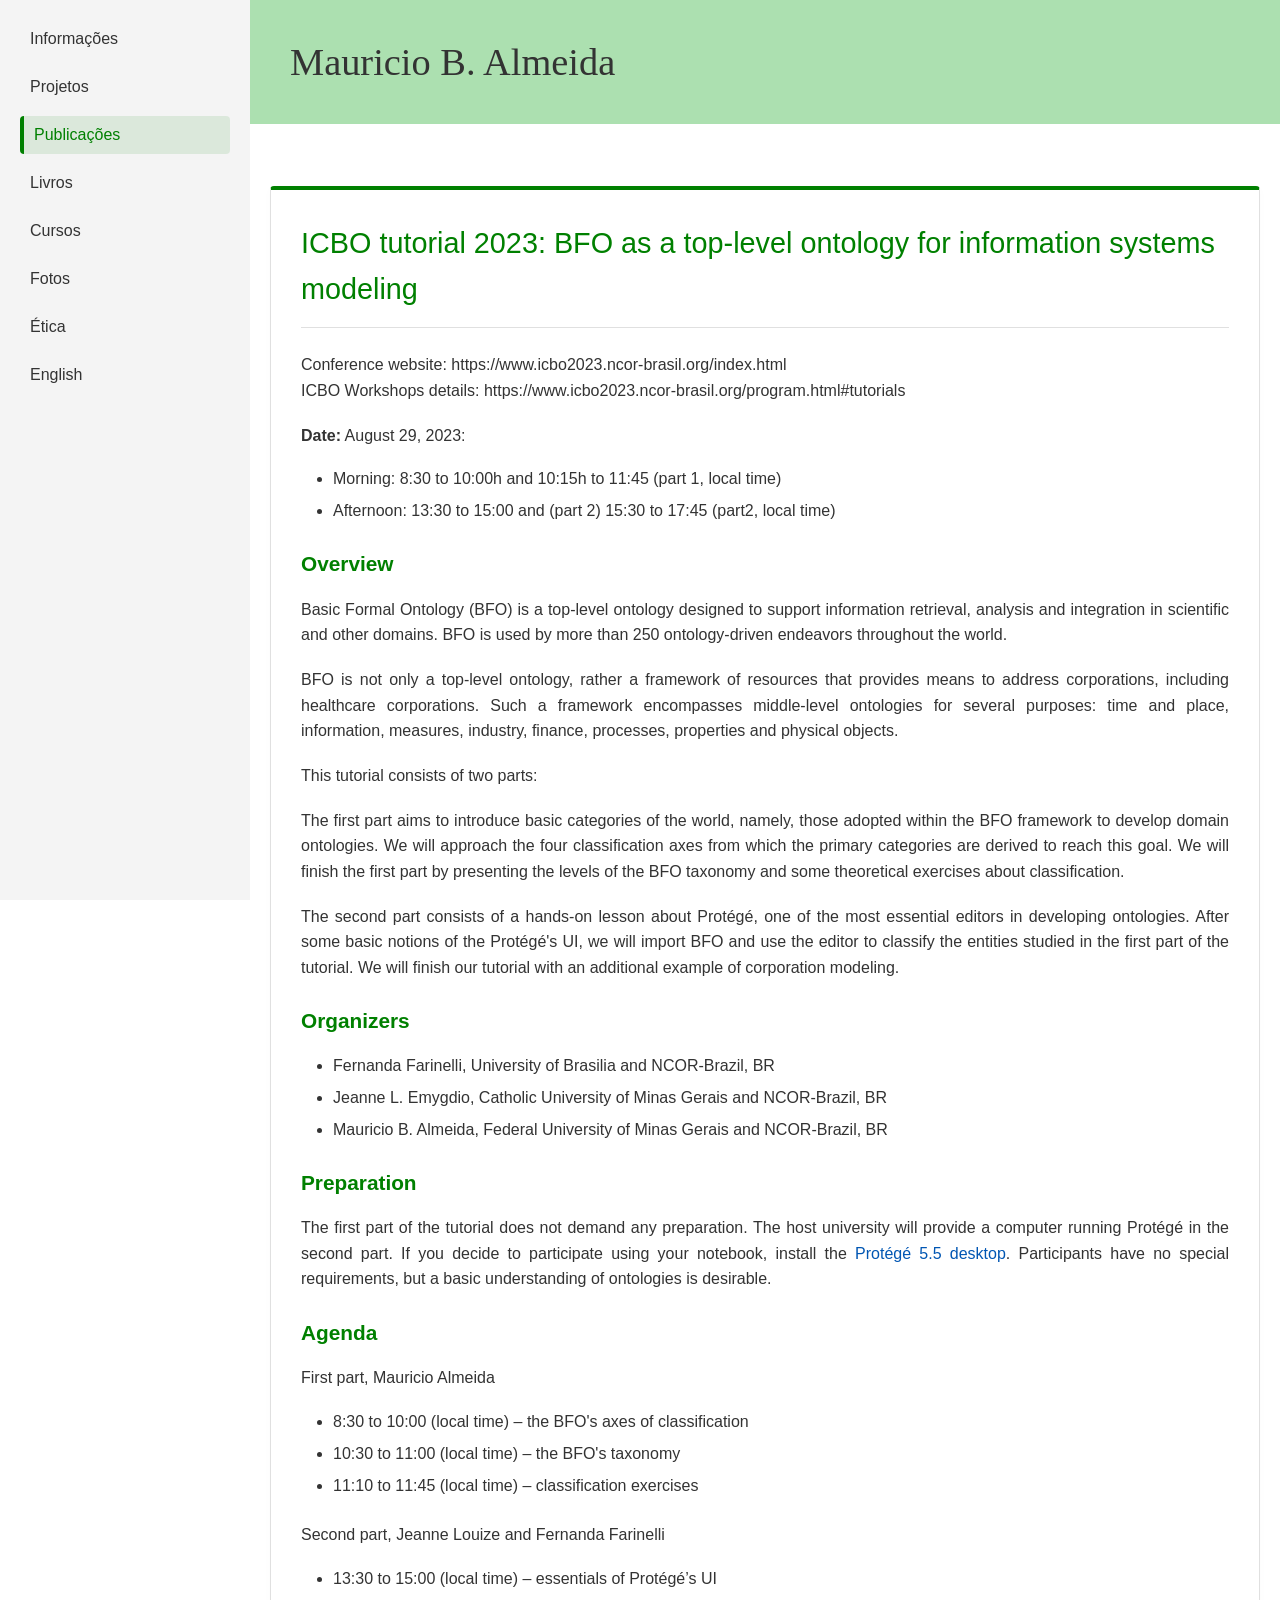
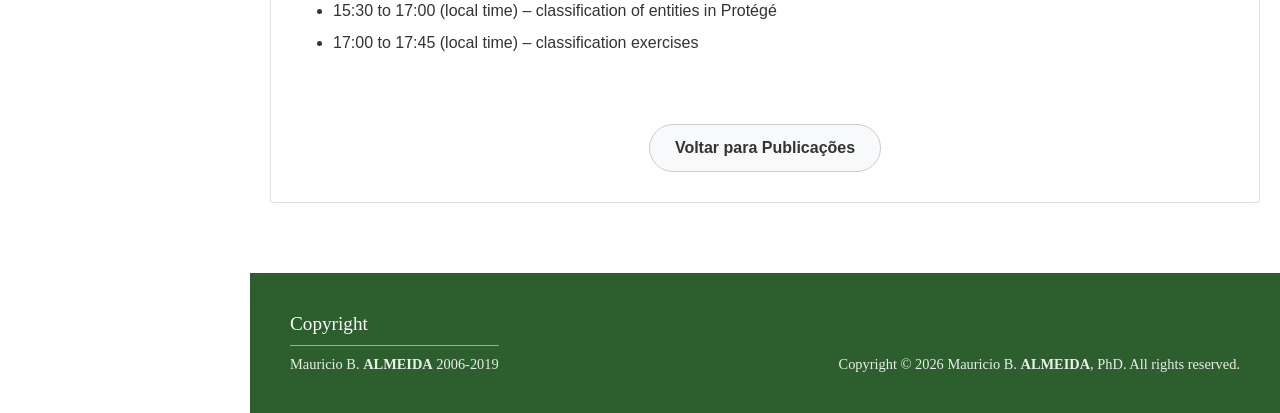
<file: PublicationsPage/tutorial-icbo.html>
<!doctype html>
<html lang="pt-BR">
  <head>
    <meta charset="UTF-8" />
    <meta name="viewport" content="width=device-width, initial-scale=1.0" />
    <title>
      Mauricio B. <strong>ALMEIDA</strong>, PhD – Universidade Federal de Minas
      Gerais
    </title>
    <meta
      name="description"
      content="Site oficial do Prof. Dr. Mauricio B. Almeida. Informações sobre ensino, projetos de pesquisa, publicações e cursos na área de Ciência da Informação e Ontologias."
    />
    <meta name="author" content="Mauricio B. Almeida" />
    <meta
      name="keywords"
      content="Mauricio Almeida, UFMG, Ciência da Informação, Ontologia, BFO, Pesquisa"
    />
    <meta
      property="og:title"
      content="Mauricio B. Almeida, PhD – Ensino & Pesquisa"
    />
    <meta
      property="og:description"
      content="Conheça as atividades de ensino, pesquisa e publicações do Prof. Dr. Mauricio B. Almeida da UFMG."
    />
    <meta
      property="og:image"
      content="https://ncor-br.github.io/mba/assets/faviconUFMG-8-300x300.png"
    />
    <meta property="og:url" content="https://ncor-brasil.github.io/mba/" />
    <meta property="og:type" content="website" />
    <link
      rel="icon"
      href="https://ncor-br.github.io/mba/assets/faviconUFMG-8-300x300.png"
      sizes="192x192"
    />
    <link rel="stylesheet" href="../index.css" />
    <link rel="stylesheet" href="./styles.css" />
    <link
      rel="stylesheet"
      href="https://fonts.googleapis.com/css2?family=Material+Symbols+Outlined"
    />
  </head>
  <body>
    <div class="menu-mobile-header" onclick="toggleSidebar()">
      <span class="material-symbols-outlined toggleButton"> menu </span>
    </div>

    <aside class="sidebar">
      <div class="icons">
        <span class="material-symbols-outlined" onclick="toggleSidebar()"
          >close</span
        >
      </div>
      <nav class="nav">
        <ul class="nav__list">
          <li><a href="../index.html">Informações</a></li>
          <li><a href="../ProjectsPage/projects.html">Projetos</a></li>
          <li>
            <a href="../PublicationsPage/publications.html">Publicações</a>
          </li>
          <li><a href="../BooksPage/books.html">Livros</a></li>
          <li><a href="../CoursesPage/courses.html">Cursos</a></li>
          <li><a href="../PhotosPage/photos.html">Fotos</a></li>
          <li><a href="../EthicsPage/ethics.html">Ética</a></li>
          <li><a href="../EnglishPage/english.html">English</a></li>
        </ul>
      </nav>
    </aside>

    <main class="main-content">
      <div class="faixa-topo">
        <h1>Mauricio B. Almeida</h1>
      </div>

      <div class="main-content__text">
        <div class="projetos-container">
          <h2 class="projetos-titulo">
            ICBO tutorial 2023: BFO as a top-level ontology for information
            systems modeling
          </h2>

          <p>
            Conference website:
            https://www.icbo2023.ncor-brasil.org/index.html<br />
            ICBO Workshops details:
            https://www.icbo2023.ncor-brasil.org/program.html#tutorials
          </p>

          <p><strong>Date:</strong> August 29, 2023:</p>
          <ul>
            <li>
              Morning: 8:30 to 10:00h and 10:15h to 11:45 (part 1, local time)
            </li>
            <li>
              Afternoon: 13:30 to 15:00 and (part 2) 15:30 to 17:45 (part2,
              local time)
            </li>
          </ul>

          <h3>Overview</h3>
          <p>
            Basic Formal Ontology (BFO) is a top-level ontology designed to
            support information retrieval, analysis and integration in
            scientific and other domains. BFO is used by more than 250
            ontology-driven endeavors throughout the world.
          </p>
          <p>
            BFO is not only a top-level ontology, rather a framework of
            resources that provides means to address corporations, including
            healthcare corporations. Such a framework encompasses middle-level
            ontologies for several purposes: time and place, information,
            measures, industry, finance, processes, properties and physical
            objects.
          </p>
          <p>This tutorial consists of two parts:</p>
          <p>
            The first part aims to introduce basic categories of the world,
            namely, those adopted within the BFO framework to develop domain
            ontologies. We will approach the four classification axes from which
            the primary categories are derived to reach this goal. We will
            finish the first part by presenting the levels of the BFO taxonomy
            and some theoretical exercises about classification.
          </p>
          <p>
            The second part consists of a hands-on lesson about Protégé, one of
            the most essential editors in developing ontologies. After some
            basic notions of the Protégé's UI, we will import BFO and use the
            editor to classify the entities studied in the first part of the
            tutorial. We will finish our tutorial with an additional example of
            corporation modeling.
          </p>

          <h3>Organizers</h3>
          <ul>
            <li>
              Fernanda Farinelli, University of Brasilia and NCOR-Brazil, BR
            </li>
            <li>
              Jeanne L. Emygdio, Catholic University of Minas Gerais and
              NCOR-Brazil, BR
            </li>
            <li>
              Mauricio B. Almeida, Federal University of Minas Gerais and
              NCOR-Brazil, BR
            </li>
          </ul>

          <h3>Preparation</h3>
          <p>
            The first part of the tutorial does not demand any preparation. The
            host university will provide a computer running Protégé in the
            second part. If you decide to participate using your notebook,
            install the
            <a
              href="https://protege.stanford.edu/software/"
              target="_blank"
              rel="noopener noreferrer"
              >Protégé 5.5 desktop</a
            >. Participants have no special requirements, but a basic
            understanding of ontologies is desirable.
          </p>

          <h3>Agenda</h3>
          <p>First part, Mauricio Almeida</p>
          <ul>
            <li>
              8:30 to 10:00 (local time) – the BFO's axes of classification
            </li>
            <li>10:30 to 11:00 (local time) – the BFO's taxonomy</li>
            <li>11:10 to 11:45 (local time) – classification exercises</li>
          </ul>

          <p>Second part, Jeanne Louize and Fernanda Farinelli</p>
          <ul>
            <li>13:30 to 15:00 (local time) – essentials of Protégé’s UI</li>
            <li>
              15:30 to 17:00 (local time) – classification of entities in
              Protégé
            </li>
            <li>17:00 to 17:45 (local time) – classification exercises</li>
          </ul>

          <br />
          <!-- Botão de voltar para facilitar a navegação do usuário -->
          <a href="../PublicationsPage/publications.html" class="btn-voltar"
            >Voltar para Publicações</a
          >
        </div>
      </div>

      <footer class="site-footer">
        <div class="footer-left">
          <h4>Copyright</h4>
          <p>Mauricio B. <strong>ALMEIDA</strong> 2006-2019</p>
        </div>
        <div class="footer-right">
          <p>
            Copyright &copy; 2026 Mauricio B. <strong>ALMEIDA</strong>, PhD. All
            rights reserved.
          </p>
        </div>
      </footer>
    </main>

    <script src="../index.js"></script>
  </body>
</html>
</file>
<file: index.css>
* {
  margin: 0;
  padding: 0;
  box-sizing: border-box;
}

:root {
  --verde-ufmg: #008000;
  --cor-texto: #333333;
}

.sidebar {
  width: 100%;
  max-width: 250px;
  background-color: #f4f4f4;
  padding: 20px;
  min-height: 100vh;
  overflow-y: auto;
  position: fixed;
  top: 0;
  left: 0;
  z-index: 1000;
  transform: translateX(-100%);

  background: rgba(244, 244, 244, 0.8);
  backdrop-filter: blur(12px);
  -webkit-backdrop-filter: blur(12px);
  border-right: 1px solid rgba(255, 255, 255, 0.4);
  box-shadow: 5px 0 25px rgba(0, 0, 0, 0.05);
  transition: transform 0.4s cubic-bezier(0.16, 1, 0.3, 1);
}
.sidebar.active {
  transform: translateX(0);
}
.sidebar .icons {
  display: flex;
  justify-content: end;
  align-items: center;
  margin-bottom: 20px;
}
.sidebar .icons .material-symbols-outlined {
  font-size: 24px;
  cursor: pointer;
  color: #333;
}
.sidebar nav {
  margin-top: 0;
}
.sidebar a {
  text-decoration: none;
  color: #333;
  display: block;
  padding: 10px;
  border-radius: 4px;
  font-family: sans-serif;
  font-weight: 500;
  transition:
    background-color 0.2s ease,
    color 0.2s ease;
}
.sidebar a:hover {
  background-color: rgba(0, 86, 179, 0.1);
  color: #008000;
}
.ativo_menu {
  color: var(--verde-ufmg) !important;
  font-weight: bold;
  background-color: rgba(0, 128, 0, 0.1);
  border-left: 4px solid var(--verde-ufmg);
  border-radius: 0 4px 4px 0;
}
.sidebar li {
  list-style: none;
  margin-bottom: 10px;
  opacity: 0;
  transform: translateX(-15px);
  transition:
    opacity 0.4s ease,
    transform 0.4s ease;
}
.sidebar.active li {
  opacity: 1;
  transform: translateX(0);
}
.sidebar.active li:nth-child(1) {
  transition-delay: 0.1s;
}
.sidebar.active li:nth-child(2) {
  transition-delay: 0.16s;
}
.sidebar.active li:nth-child(3) {
  transition-delay: 0.22s;
}
.sidebar.active li:nth-child(4) {
  transition-delay: 0.28s;
}
.sidebar.active li:nth-child(5) {
  transition-delay: 0.34s;
}
.sidebar.active li:nth-child(6) {
  transition-delay: 0.4s;
}
.sidebar.active li:nth-child(7) {
  transition-delay: 0.46s;
}
.sidebar.active li:nth-child(8) {
  transition-delay: 0.52s;
}
.sidebar.active li:nth-child(9) {
  transition-delay: 0.58s;
}

.menu-mobile-header {
  display: flex;
  position: fixed;
  top: 7px;
  left: 7px;
  background: rgba(244, 244, 244, 0.8);
  backdrop-filter: blur(12px);
  -webkit-backdrop-filter: blur(12px);
  border: 1px solid rgba(255, 255, 255, 0.4);
  box-shadow: 5px 0 25px rgba(0, 0, 0, 0.05);
  padding: 10px;
  border-radius: 4px;
  cursor: pointer;
  z-index: 999;
}
.menu-mobile-header .material-symbols-outlined {
  font-size: 24px;
  cursor: pointer;
}

@media (max-width: 767px) {
  .site-footer {
    flex-direction: column;
    align-items: flex-start !important;
    padding: 30px 20px;
  }
}

@media (min-width: 768px) {
  .sidebar {
    transform: translateX(0);
    background-color: #f4f4f4;
    backdrop-filter: none;
    -webkit-backdrop-filter: none;
    border-right: none;
    box-shadow: none;
  }
  .sidebar li {
    opacity: 1;
    transform: translateX(0);
    transition: none;
  }
  .sidebar .icons {
    display: none;
  }

  .menu-mobile-header {
    display: none;
  }
}

.cover-placeholder {
  width: 100%;
  aspect-ratio: 207 / 300;
  background: linear-gradient(135deg, #e8e8e8, #f5f5f5);
  border: 2px dashed #cccccc;
  border-radius: 4px;
  display: flex;
  align-items: center;
  justify-content: center;
  box-shadow: 2px 4px 8px rgba(0, 0, 0, 0.15);
  margin-bottom: 10px;
}
.cover-placeholder span {
  font-size: 13px;
  color: #666666;
  font-weight: bold;
  text-transform: uppercase;
  letter-spacing: 1px;
  font-family: Arial, sans-serif;
}

.site-footer {
  background-color: #2c5e2e;
  color: #ffffff;
  padding: 40px;
  display: flex;
  justify-content: space-between;
  align-items: flex-end;
  margin-top: 40px;
  flex-wrap: wrap;
  gap: 30px;
}
.footer-left h4 {
  font-size: 1.2rem;
  margin-bottom: 10px;
  border-bottom: 1px solid rgba(255, 255, 255, 0.5);
  padding-bottom: 10px;
  font-weight: normal;
}
.footer-left p,
.footer-right p {
  font-size: 0.9rem;
  color: rgba(255, 255, 255, 0.9);
}

.main-content {
  margin-left: 250px;
  width: calc(100% - 250px);
}
.main-content__text {
  padding: 30px 20px;
  font-family: Arial, Helvetica, sans-serif;
  line-height: 1.6;
  color: var(--cor-texto);
}
.main-content__text h1,
.main-content__text h2,
.main-content__text h3 {
  color: var(--verde-ufmg);
}
.main-content__text h1 {
  font-size: 2.5rem;
  color: var(--cor-texto);
  margin-bottom: 2rem;
  border-bottom: 2px solid #eaeaea;
  padding-bottom: 10px;
}
.main-content__text h2 {
  font-size: 1.8rem;
  margin-top: 2rem;
  margin-bottom: 1.5rem;
}
.main-content__text h3 {
  font-size: 1.3rem;
  margin-top: 1.5rem;
  margin-bottom: 1rem;
}
.main-content__text p {
  margin-bottom: 1.2rem;
  line-height: 1.6;
  text-align: justify;
}
.main-content__text ul {
  padding-left: 2rem;
  margin-bottom: 1.5rem;
}
.main-content__text li {
  margin-bottom: 0.5rem;
  line-height: 1.5;
}
.main-content__text a {
  color: #0056b3;
  text-decoration: none;
}
.main-content__text a:hover {
  text-decoration: underline;
}

.projetos-container,
.livros-container,
.detalhes-livro {
  background-color: #ffffff;
  border: 1px solid #e0e0e0;
  border-top: 4px solid var(--verde-ufmg);
  border-radius: 4px;
  padding: 30px;
  margin-top: 2rem;
  box-shadow: 0 2px 10px rgba(0, 0, 0, 0.02);
}
.projetos-titulo,
.livros-titulo {
  color: var(--verde-ufmg);
  font-size: 1.6rem;
  margin-bottom: 20px;
  font-weight: 500;
  border-bottom: 1px solid #e0e0e0;
  padding-bottom: 15px;
  margin-top: 0 !important;
}

.faixa-topo {
  width: 100%;
  padding: 40px 40px;
  background-color: #ace0b0;
}

.faixa-topo h1 {
  color: var(--cor-texto); 
  font-size: 2.4rem;
  margin: 0;
  font-weight: normal;
}

@media (max-width: 767px) {
  .faixa-topo {
    padding: 30px 15px;
  }
  .faixa-topo h1 {
    font-size: 1.8rem;
    /* Se o ícone do menu continuar absoluto e sobrepondo, você pode manter uma margin aqui ou usar o Flexbox no header como conversamos */
    margin-top: 25px; 
  }
}

/* .faixa-topo {
  width: 100%;
  padding: 40px 40px 10px 40px;
  background-color: transparent;
}
.faixa-topo h1 {
  color: var(--cor-texto);
  font-size: 2.4rem;
  margin: 0;
  font-weight: normal;
  border-bottom: 4px solid var(--verde-ufmg);
  padding-bottom: 10px;
  display: inline-block;
}
@media (max-width: 767px) {
  .faixa-topo {
    padding: 30px 15px 10px 15px;
  }
  .faixa-topo h1 {
    font-size: 1.8rem;
    margin-top: 25px;
  }
} */

.btn-voltar {
  display: block;
  width: fit-content;
  margin: 20px auto 0 auto;
  padding: 10px 25px;
  background-color: #f8f9fa;
  color: #333 !important;
  border: 1px solid #ccc;
  border-radius: 25px;
  text-decoration: none !important;
  font-weight: bold;
  transition: all 0.3s;
}
.btn-voltar:hover {
  background-color: #e2e6ea;
  border-color: #dae0e5;
}

@media (max-width: 767px) {
  .main-content {
    margin-left: 0;
    width: 100%;
  }
  .main-content__text {
    padding: 20px 15px;
  }
  .projetos-container,
  .livros-container,
  .detalhes-livro {
    padding: 25px 15px;
  }
}
</file>
<file: styles.css>
.main-content > img {
  width: 100%;
  max-height: 500px;
  object-fit: cover;
  object-position: center;
  display: block;
}

.booksOntologiaCienciaInformacao,
.booksOntologiaPratica,
.booksOrganizados {
  display: flex;
  flex-wrap: wrap;
  gap: 30px;
  margin-top: 20px;
  margin-bottom: 40px;
  align-items: flex-end;
  justify-content: center;
}
.booksOntologiaCienciaInformacao div,
.booksOntologiaPratica div,
.booksOrganizados div {
  width: 140px;
}
.booksOntologiaCienciaInformacao div p,
.booksOntologiaPratica div p,
.booksOrganizados div p {
  text-align: center !important;
}
.booksOntologiaCienciaInformacao img,
.booksOntologiaPratica img,
.booksOrganizados img {
  width: 100%;
  height: auto;
  box-shadow: 2px 4px 8px rgba(0, 0, 0, 0.2);
  border-radius: 4px;
  margin-bottom: 10px;
}
</file>
<file: site-theme.css>
:root {color-scheme:light;--dark:#102c30;--teal:#075950;--mint:#a9d9ce;--paper:#f3f5f4;--ink:#192c35;--line:#d6e0dd}
* {box-sizing:border-box}
body {margin:0;background:var(--paper);color:var(--ink);font:1rem/1.65 system-ui,sans-serif}
.wrap {width:min(1080px,calc(100% - 3rem));margin-inline:auto}
.site-header {background:var(--dark);color:#f7fbfa}
.top {border-bottom:1px solid #3c5a5c;padding:.85rem 0}
.top .wrap {display:flex;justify-content:space-between;flex-wrap:wrap;gap:.25rem 1rem}
.top strong,.eyebrow {font-weight:750;letter-spacing:.12em;text-transform:uppercase}
.top span,.hero p {color:#b8d4d2}
.hero {padding:2.8rem 0 2.5rem}
.eyebrow {color:var(--mint);font-size:.85rem}
h1 {font-size:clamp(2.5rem,6.5vw,4.6rem);letter-spacing:-.045em;line-height:1.04;margin:.6rem 0 .75rem}
.hero p {margin:0;font-size:1.08rem}
.site-nav ul {list-style:none;padding: .75rem 0;margin:0;display:flex;flex-wrap:wrap;gap:.4rem;border-bottom:1px solid var(--line)}
.site-nav a {display:block;background:#fff;border:1px solid var(--line);border-radius:.45rem;padding:.4rem .8rem;text-decoration:none;font-weight:700;color:var(--ink)}
.site-nav a[aria-current],.site-nav a:hover {background:var(--teal);color:white;border-color:var(--teal)}
.site-layout .main-content {padding:1.6rem 0 2.75rem}
section {padding:1.35rem 0;border-bottom:1px solid var(--line)}
section:first-child {padding-top:0}
h2 {font-size:clamp(1.5rem,4vw,1.9rem);line-height:1.25;margin:0 0 1rem;letter-spacing:-.025em}
h3 {margin:.5rem 0}
p,li {overflow-wrap:anywhere}
section p,section ul,section ol {max-width:84ch}
.home-intro + h3 + p {background:#e6efed;border-left:3px solid #548f82;padding:.65rem .9rem}
a {color:var(--teal);text-underline-offset:.17em}
a:focus-visible {outline:3px solid #388b7b;outline-offset:3px}
section li+li {margin-top:.3rem}
img {max-width:100%;height:auto}
div[class^="books"] {display:grid;grid-template-columns:repeat(auto-fit,minmax(min(145px,100%),1fr));gap:.8rem}
div[class^="books"]>div {border:1px solid var(--line);border-radius:.6rem;background:white;text-align:center;padding:.8rem}
div[class^="books"] img {height:180px;width:100%;object-fit:contain}
div[class^="books"] p {margin:.5rem 0 0}
.site-layout .site-footer {border-top:1px solid var(--line);padding:1.2rem 0;color:#4f6268;font-size:.875rem}
.site-layout .site-footer p,.site-layout .site-footer h4 {margin:.2rem 0}
@media(max-width:520px) {.wrap {width:calc(100% - 2rem)}.hero {padding:2rem 0}}

.site-layout {
  --verde-ufmg: var(--teal);
  --cor-texto: var(--ink);
}
.site-layout .main-content {
  width: min(1080px, calc(100% - 3rem));
  margin-inline: auto;
  min-width: 0;
}
.site-layout .main-content__text {
  padding: 0;
  font: inherit;
  overflow-wrap: anywhere;
}
.site-layout .main-content__text > :is(.projetos-container, .livros-container) {
  background: transparent;
  padding: 0;
  border: 0;
  box-shadow: none;
}
.site-layout .main-content__text h2 {color: var(--ink)}
.site-layout .main-content__text p {text-align: start}
.site-layout .main-content__text a {color: var(--teal); text-decoration: underline}
.site-layout .main-content__text a:visited {color: #344e57}
.site-layout .site-footer {
  background: transparent;
  margin-top: 2.5rem;
  gap: 1rem;
}
.site-layout .site-footer p {color: inherit}
.site-layout .footer-left h4 {border: 0; padding: 0; font-size: inherit; font-weight: 700}
.site-layout .main-content__text .btn-filtro {
  background: white;
  color: var(--ink);
  border: 1px solid var(--line);
}
.site-layout .main-content__text .btn-filtro:is(.ativo, :hover) {
  background: var(--teal);
  color: white;
  border-color: var(--teal);
}
.site-layout :is(button, input):focus-visible {outline: 3px solid #388b7b; outline-offset: 3px}
.site-layout :is(#buscaCurso, #buscaPublicacao) {max-width: 100%}
.site-layout .livro-info {min-width: 0}
.site-layout .foto-grid {grid-template-columns: repeat(auto-fit, minmax(min(220px, 100%), 1fr))}
.site-layout div[class^="books"] > div {width: auto}
.site-layout .cover-placeholder {aspect-ratio: auto; height: 180px; margin: 0; box-shadow: none}
.site-layout .cover-placeholder span {font-family: inherit}

@media (max-width: 520px) {
  .site-layout .main-content {width: calc(100% - 2rem)}
  .site-layout .livro-item {flex-wrap: wrap}
}
</file>
<file: BooksPage/styles.css>
:root {
  --verde-ufmg: #008000;
  --cor-texto: #333333;
}

.main-content > img {
  width: 100%;
  max-height: 500px;
  object-fit: cover;
  object-position: center;
  display: block;
}

.livro-item {
  display: flex;
  gap: 25px;
  padding: 30px 0;
  border-bottom: 1px solid #eeeeee;
  align-items: flex-start;
}
.livro-item:last-child {
  border-bottom: none;
}
.livro-item img {
  width: 130px;
  height: auto;
  box-shadow: 2px 4px 10px rgba(0, 0, 0, 0.15);
}
.livro-info {
  flex: 1;
}
.livro-info p {
  font-size: 1rem;
  color: var(--cor-texto);
  margin-bottom: 15px;
  line-height: 1.6;
}
.livro-info a {
  display: inline-block;
  margin-bottom: 10px;
  color: #0056b3;
}
.livro-header {
  display: flex;
  gap: 30px;
  align-items: center;
  margin-bottom: 30px;
}
#livro-capa {
  max-width: 200px;
  height: auto;
  box-shadow: 3px 6px 15px rgba(0, 0, 0, 0.2);
  border-radius: 4px;
}
.livro-info-container {
  flex: 1;
}
#livro-titulo {
  color: var(--cor-texto);
  font-size: 1.4rem;
  font-weight: bold;
  margin-bottom: 15px;
  line-height: 1.4;
}
.livro-botoes-compra {
  display: flex;
  gap: 10px;
  font-size: 1.1rem;
}
.livro-botoes-compra a {
  color: var(--verde-ufmg);
  text-decoration: none;
  font-weight: bold;
  padding: 5px 10px;
  border: 1px solid var(--verde-ufmg);
  border-radius: 4px;
  transition: all 0.3s ease;
}
.livro-botoes-compra a:hover {
  background-color: var(--verde-ufmg);
  color: white;
}
.livro-botoes-compra::after {
  content: none;
}
#livro-descricao {
  text-align: justify;
  line-height: 1.8;
  color: #444;
  margin-bottom: 40px;
  font-size: 1.05rem;
}
#livro-prefacio-container {
  text-align: center;
  margin-bottom: 40px;
  border-top: 1px solid #eee;
  padding-top: 30px;
}
#livro-prefacio-autor {
  color: #666;
  font-style: italic;
  margin-bottom: 20px;
}
#livro-prefacio-imagem {
  max-width: 100%;
  height: auto;
  border: 1px solid #ddd;
  box-shadow: 0 2px 8px rgba(0, 0, 0, 0.1);
}
.prefacio-galeria {
  display: flex;
  flex-direction: column;
  align-items: center;
  gap: 20px;
}
.prefacio-galeria img {
  max-width: 100%;
  height: auto;
  border: 1px solid #ddd;
  box-shadow: 0 2px 8px rgba(0, 0, 0, 0.1);
}

@media (max-width: 767px) {
  .livro-item {
    flex-direction: column;
    align-items: center;
    text-align: center;
  }

  .livro-header {
    flex-direction: column;
    text-align: center;
  }
  #livro-titulo {
    text-align: center;
  }
  .livro-botoes-compra {
    justify-content: center;
  }
}
</file>
<file: CoursesPage/styles.css>
:root {
  --verde-ufmg: #008000;
  --cor-texto: #333333;
}

.filter-section {
  margin-bottom: 30px;
  padding-bottom: 20px;
  border-bottom: 2px solid var(--verde-ufmg);
}
#buscaCurso {
  width: 100%;
  padding: 12px;
  margin-bottom: 15px;
  border: 1px solid #ccc;
  border-radius: 4px;
  font-size: 1rem;
}
.filter-buttons {
  display: flex;
  gap: 10px;
  flex-wrap: wrap;
}
.btn-filtro {
  padding: 8px 16px;
  border: 1px solid var(--verde-ufmg);
  background-color: white;
  color: var(--verde-ufmg);
  cursor: pointer;
  border-radius: 4px;
  font-weight: bold;
  transition: all 0.3s;
}
.btn-filtro:hover,
.btn-filtro.ativo {
  background-color: var(--verde-ufmg);
  color: white;
}
.curso-item {
  padding: 20px 0;
  border-bottom: 1px solid #eeeeee;
}
.curso-item:last-child {
  padding-bottom: 0;
}
.curso-titulo {
  color: var(--verde-ufmg);
  font-size: 1.2rem;
  margin-bottom: 10px;
  font-weight: bold;
}
</file>
<file: EnglishPage/styles.css>
:root {
  --verde-ufmg: #008000;
  --cor-texto: #333333;
}

.perfil-header {
  display: flex;
  gap: 30px;
  align-items: center;
  margin-bottom: 30px;
}
.perfil-img {
  width: 150px;
  height: 150px;
  object-fit: cover;
  border-radius: 8px;
  box-shadow: 0 4px 10px rgba(0, 0, 0, 0.1);
}
.perfil-lista {
  margin-bottom: 0 !important;
}

@media (max-width: 767px) {
  .perfil-header {
    display: flex;
    gap: 20px;
    align-items: flex-start;
    margin-bottom: 2rem;
    flex-direction: column;
  }
  .perfil-lista {
    text-align: left;
  }
  .perfil-img {
    align-self: center;
  }
}
</file>
<file: PhotosPage/styles.css>
:root {
  --verde-ufmg: #008000;
  --cor-texto: #333333;
}

.foto-divisor {
  border: 0;
  border-top: 1px solid #eeeeee;
  margin: 40px 0;
}
.foto-grid {
  display: grid;
  grid-template-columns: repeat(auto-fill, minmax(250px, 1fr));
  gap: 30px;
  margin-top: 20px;
}
.foto-item > p {
  text-align: center;
}
.foto-item img {
  width: 100%;
  height: 220px;
  object-fit: cover;
  object-position: center 20%;
  border-radius: 4px;
  box-shadow: 0 4px 6px rgba(0, 0, 0, 0.1);
  cursor: pointer;
  transition: transform 0.3s ease;
}
.foto-item img:hover {
  transform: scale(1.05);
  box-shadow: 0 8px 15px rgba(0, 0, 0, 0.2);
}
.foto-item p {
  margin-top: 10px;
  font-size: 0.9rem;
  color: #555;
}

.lightbox {
  display: none;
  position: fixed;
  z-index: 9999;
  left: 0;
  top: 0;
  width: 100%;
  height: 100%;
  background-color: rgba(0, 0, 0, 0.85);
  backdrop-filter: blur(5px);
}
.lightbox-content {
  margin: auto;
  display: block;
  max-width: 90%;
  max-height: 85%;
  position: absolute;
  top: 50%;
  left: 50%;
  transform: translate(-50%, -50%);
  border-radius: 4px;
  box-shadow: 0 0 20px rgba(0, 0, 0, 0.5);
}
.lightbox-close {
  position: absolute;
  top: 20px;
  right: 35px;
  color: #f1f1f1;
  font-size: 40px;
  font-weight: bold;
  cursor: pointer;
  transition: color 0.3s;
}
.lightbox-close:hover {
  color: var(--verde-ufmg);
}
</file>
<file: ProjectsPage/styles.css>
:root {
  --verde-ufmg: #008000;
  --cor-texto: #333333;
}

.projeto-item {
  padding: 20px 0;
  border-bottom: 1px solid #eeeeee;
}
.projeto-item:last-child {
  border-bottom: none;
  padding-bottom: 0;
}
.projeto-item h4 {
  font-size: 1.1rem;
  color: var(--cor-texto);
  font-style: italic;
  margin-bottom: 8px;
  font-weight: bold;
}
.projeto-item p {
  font-size: 0.95rem;
  color: #555555;
  margin-bottom: 6px;
  text-align: left;
}
</file>
<file: PublicationsPage/styles.css>
:root {
  --verde-ufmg: #008000;
  --cor-texto: #333333;
}

.filter-section {
  margin-bottom: 30px;
  padding-bottom: 20px;
  border-bottom: 2px solid var(--verde-ufmg);
}

#buscaPublicacao {
  width: 100%;
  padding: 12px;
  margin-bottom: 15px;
  border: 1px solid #ccc;
  border-radius: 4px;
  font-size: 1rem;
}

.filter-buttons {
  display: flex;
  gap: 10px;
  flex-wrap: wrap;
}

.btn-filtro {
  padding: 8px 16px;
  border: 1px solid var(--verde-ufmg);
  background-color: white;
  color: var(--verde-ufmg);
  cursor: pointer;
  border-radius: 4px;
  font-weight: bold;
  transition: all 0.3s;
}

.btn-filtro:hover,
.btn-filtro.ativo {
  background-color: var(--verde-ufmg);
  color: white;
}

.pub-item {
  margin-bottom: 20px;
  padding-bottom: 15px;
  border-bottom: 1px dashed #eee;
}
</file>
